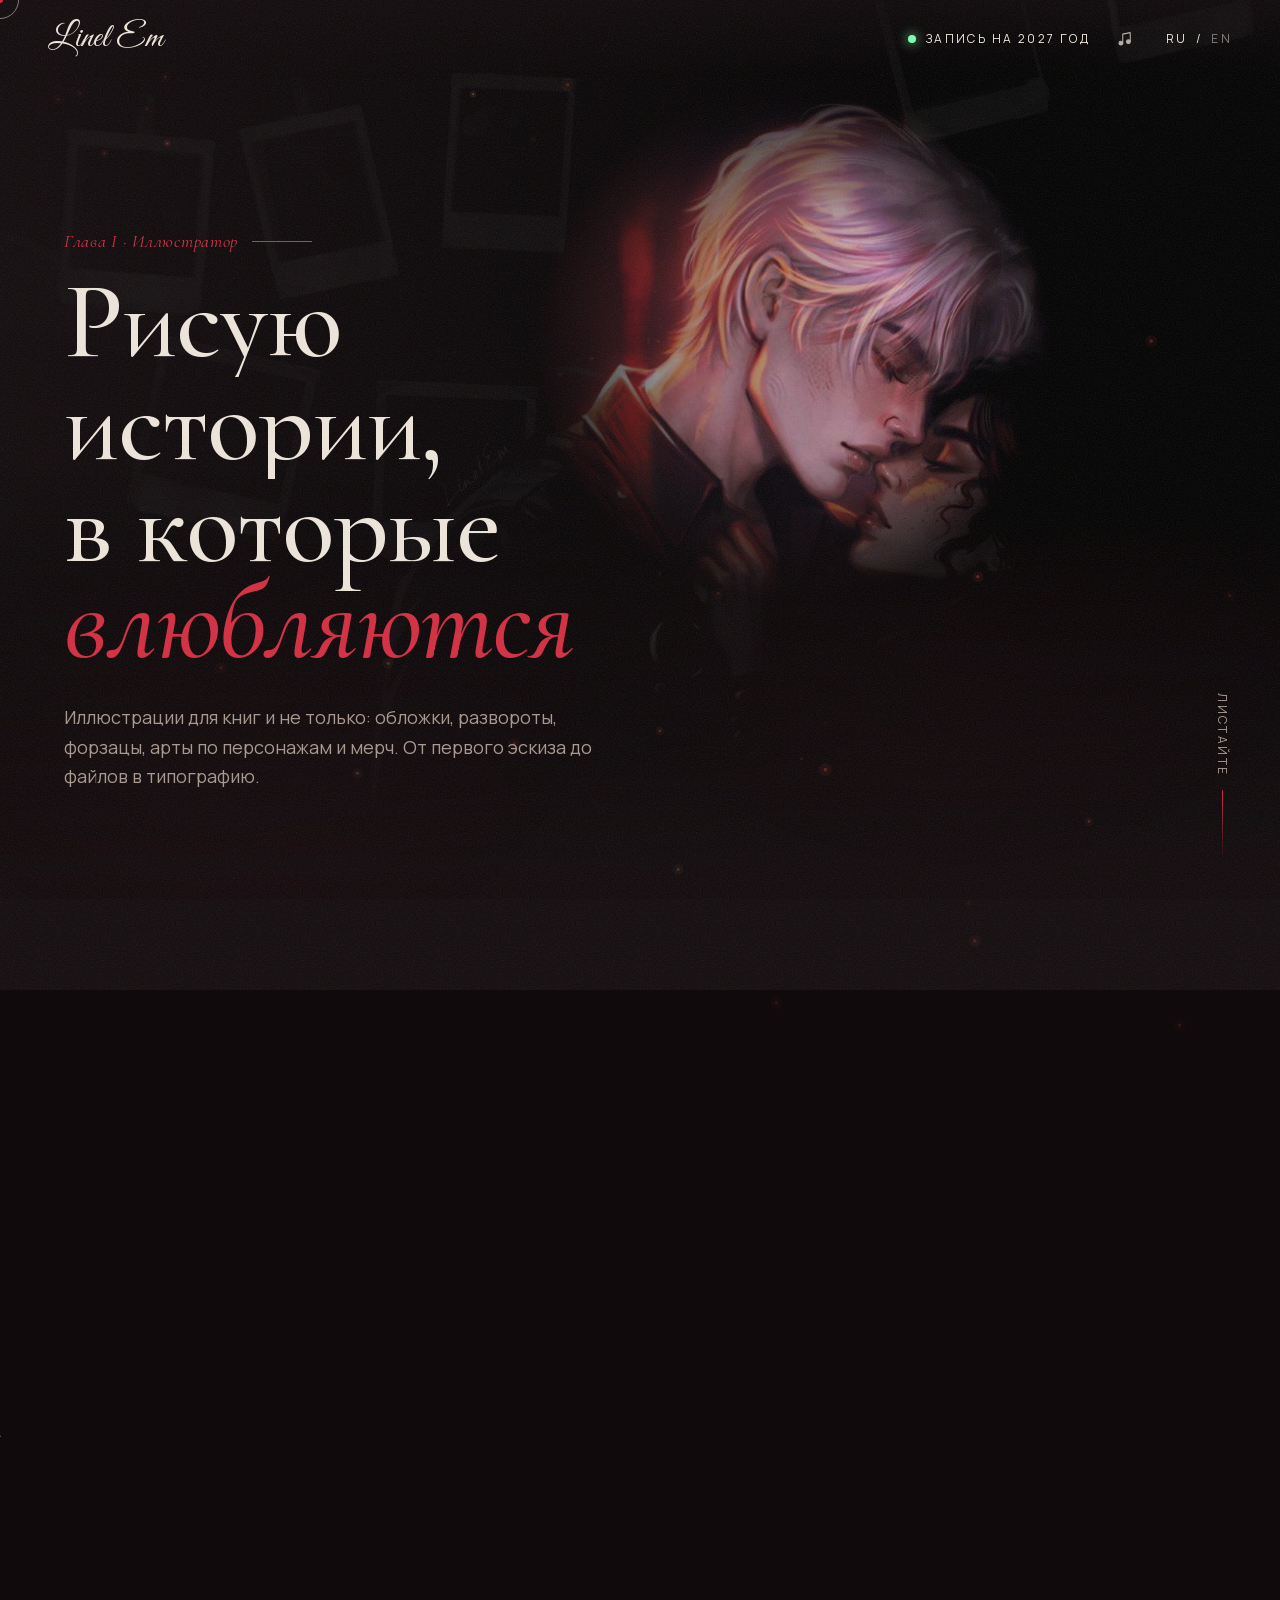
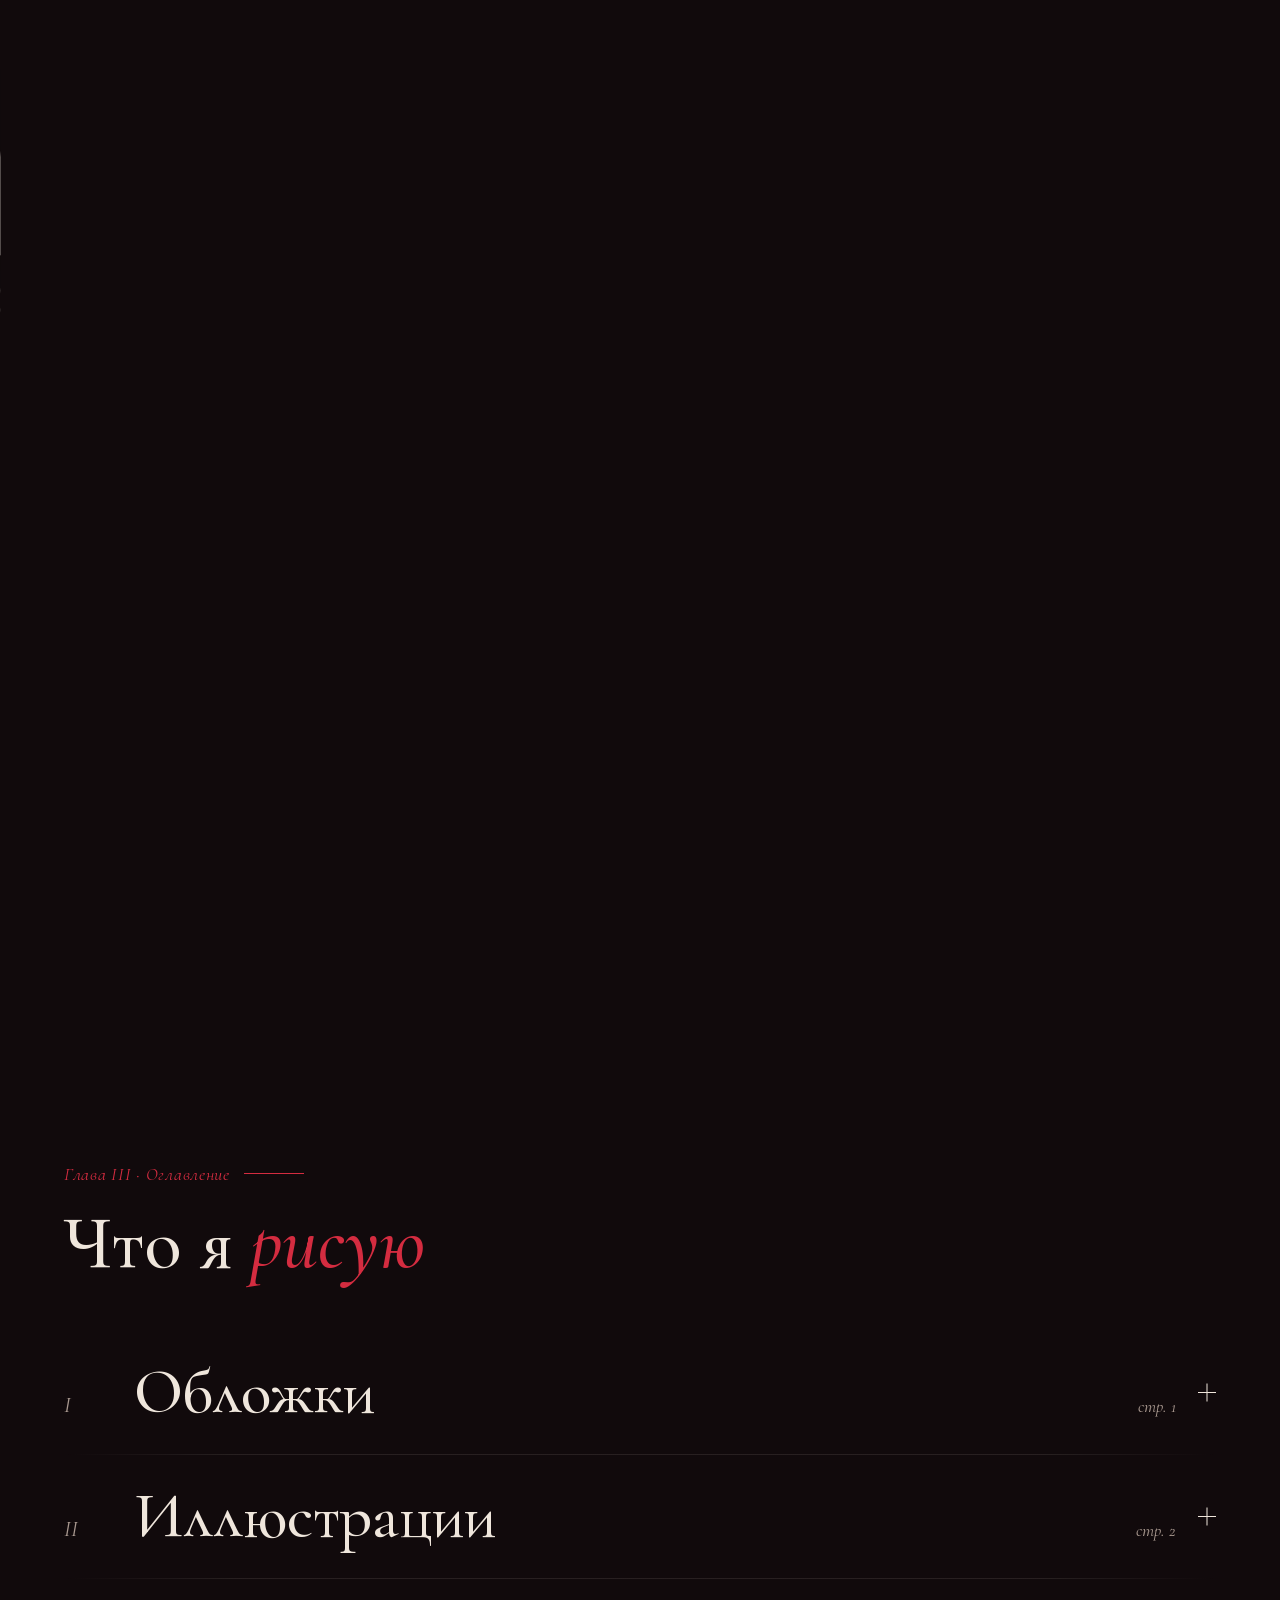
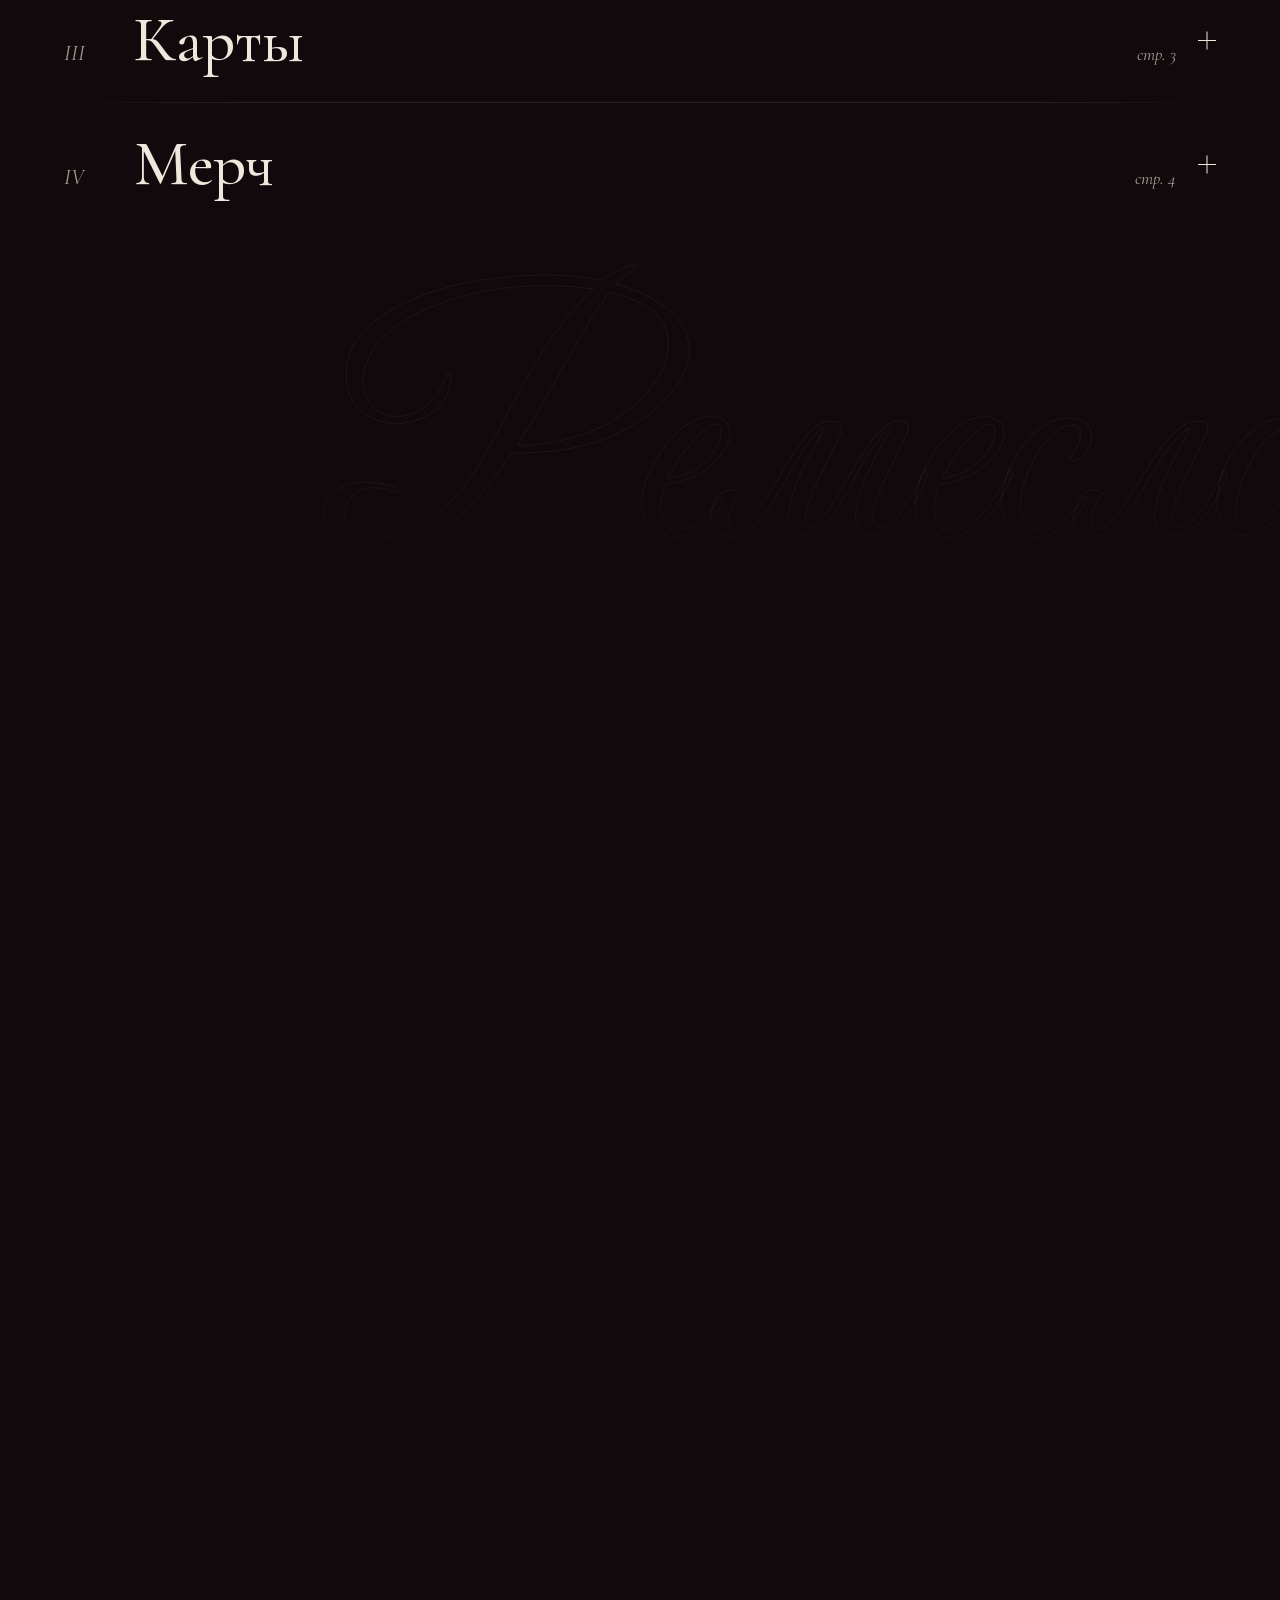
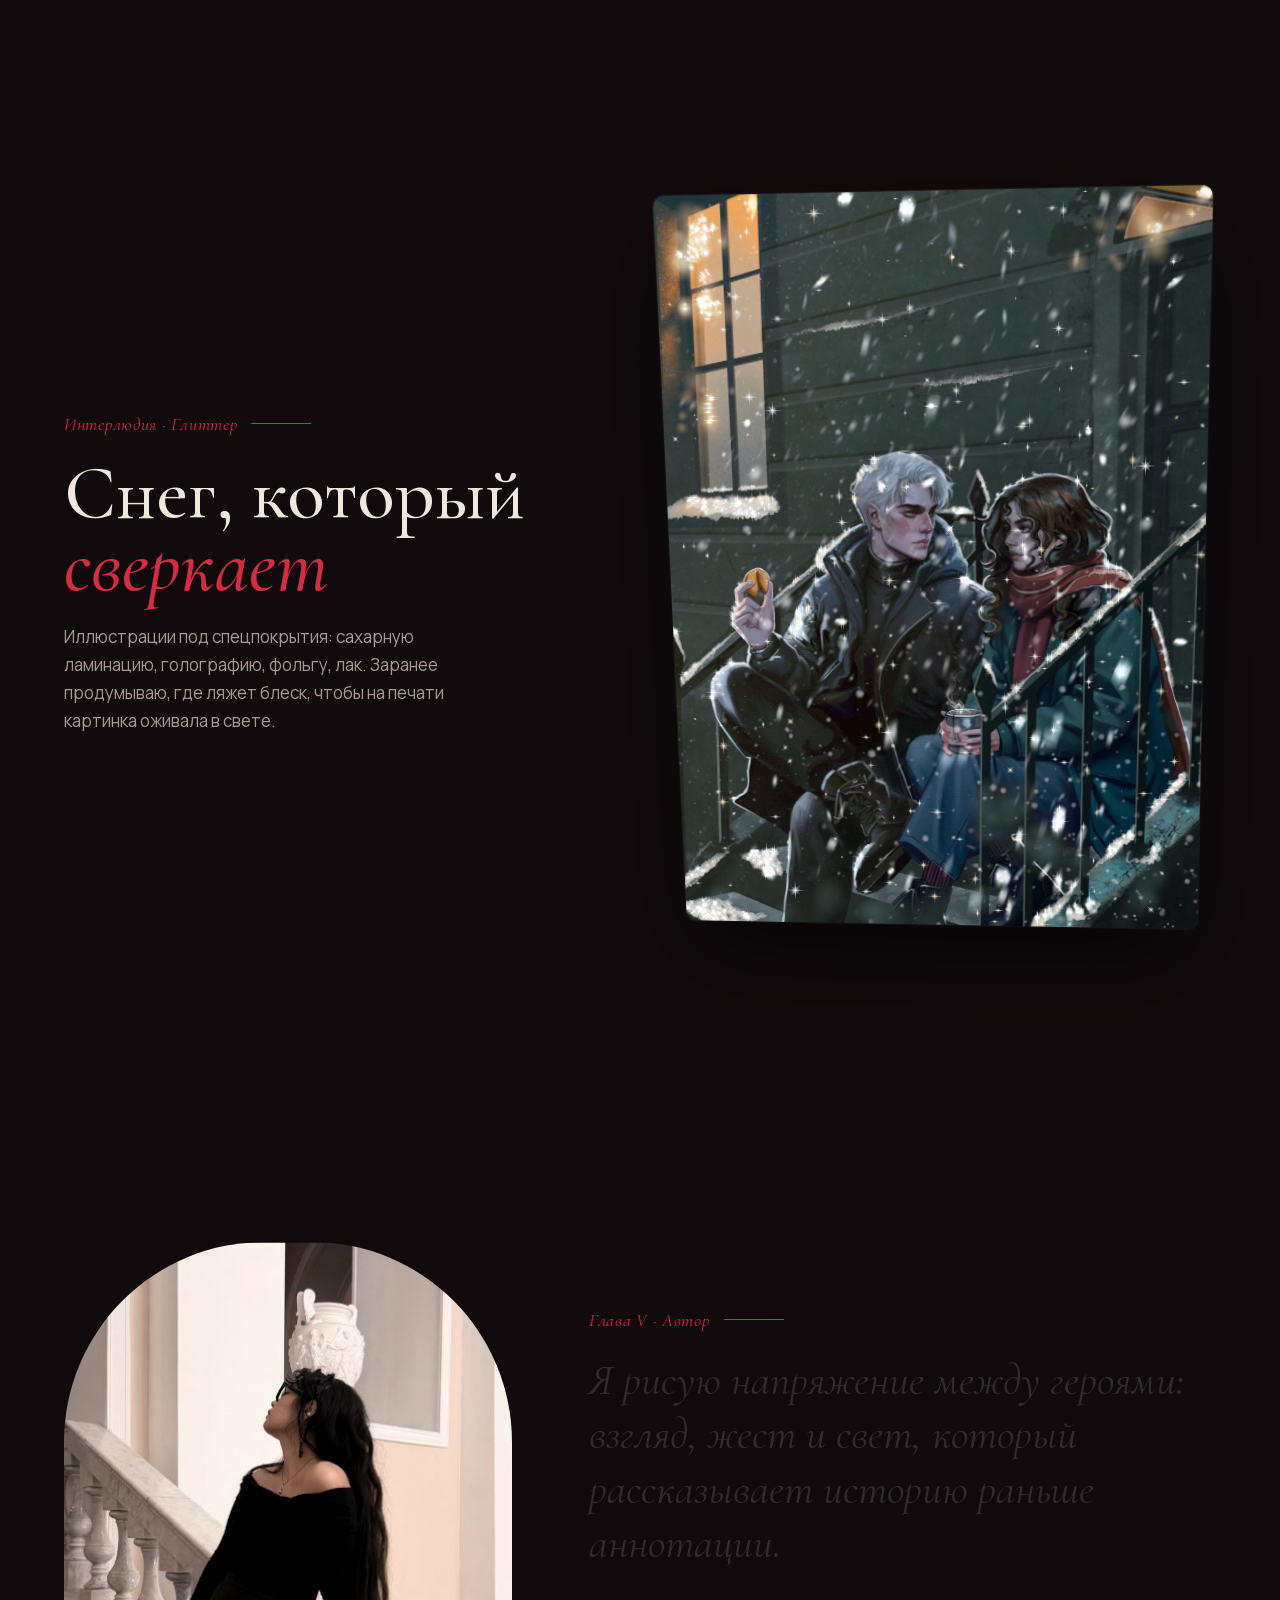
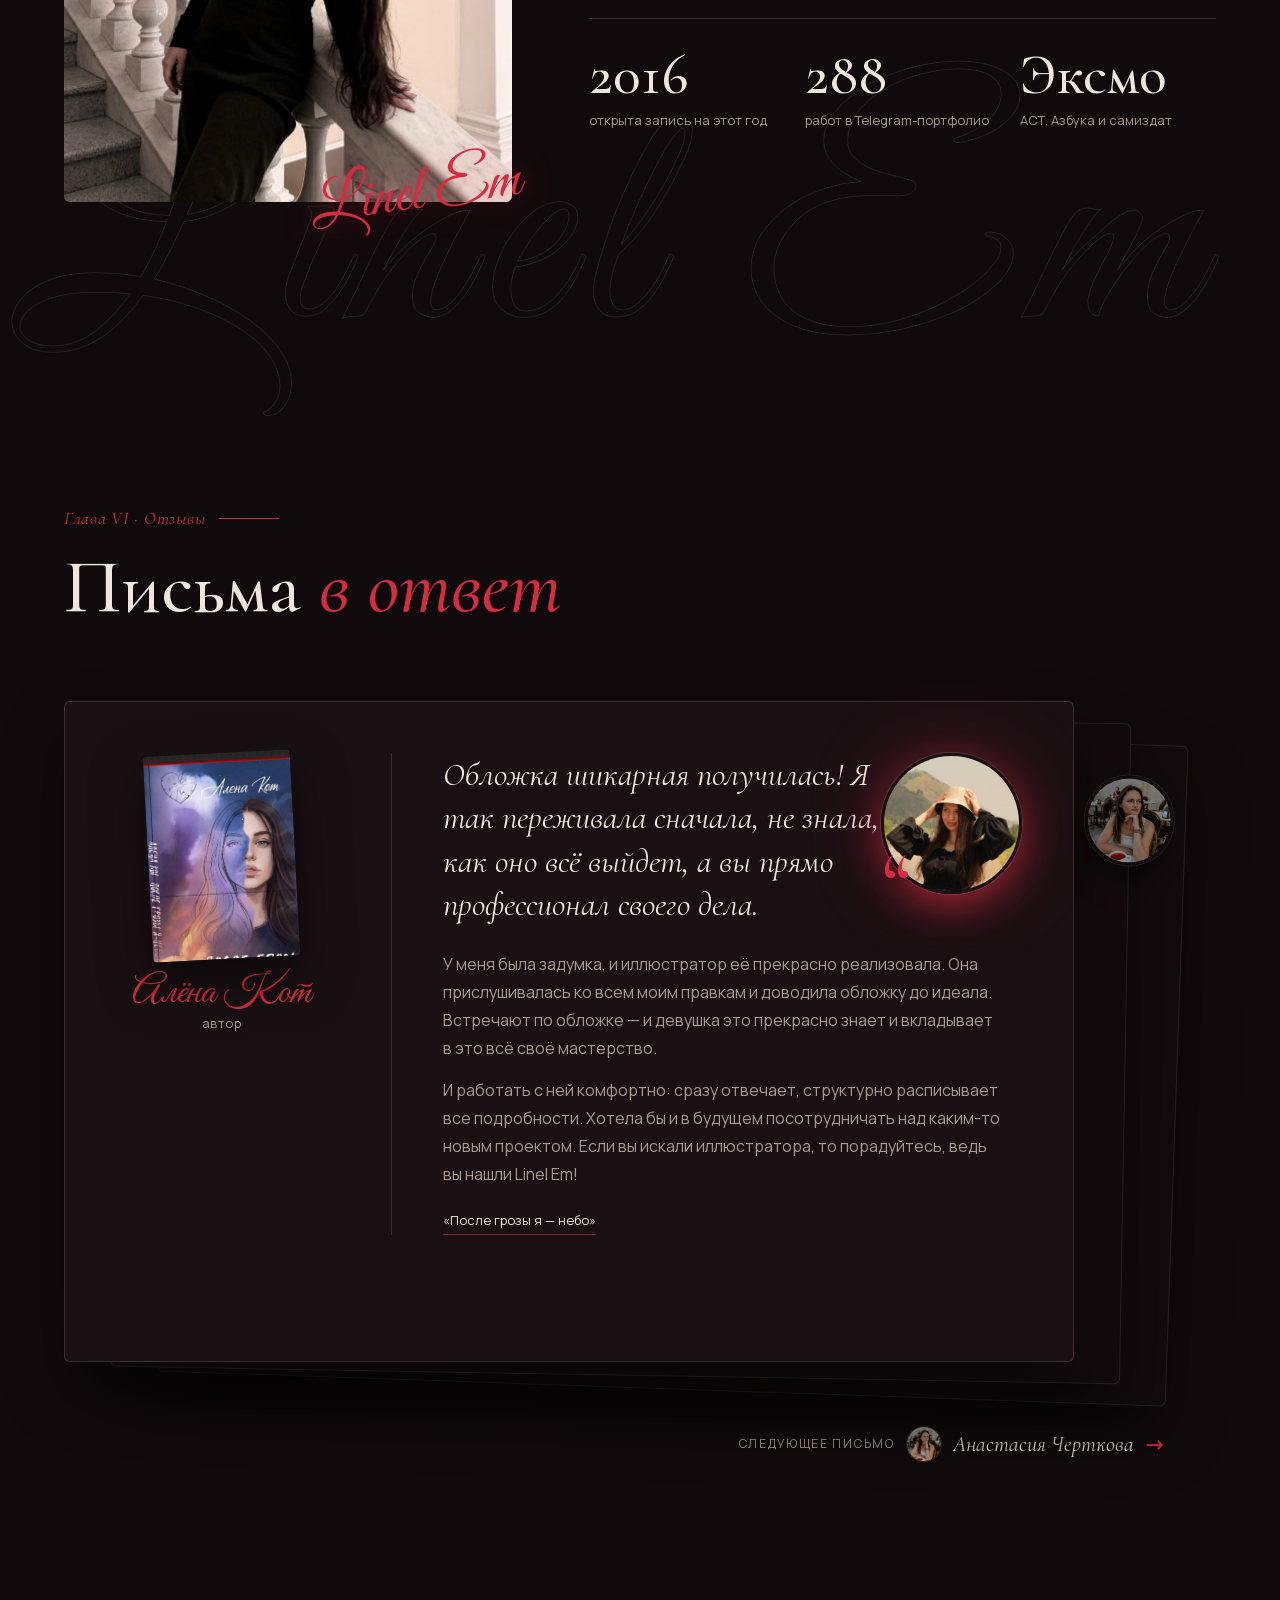
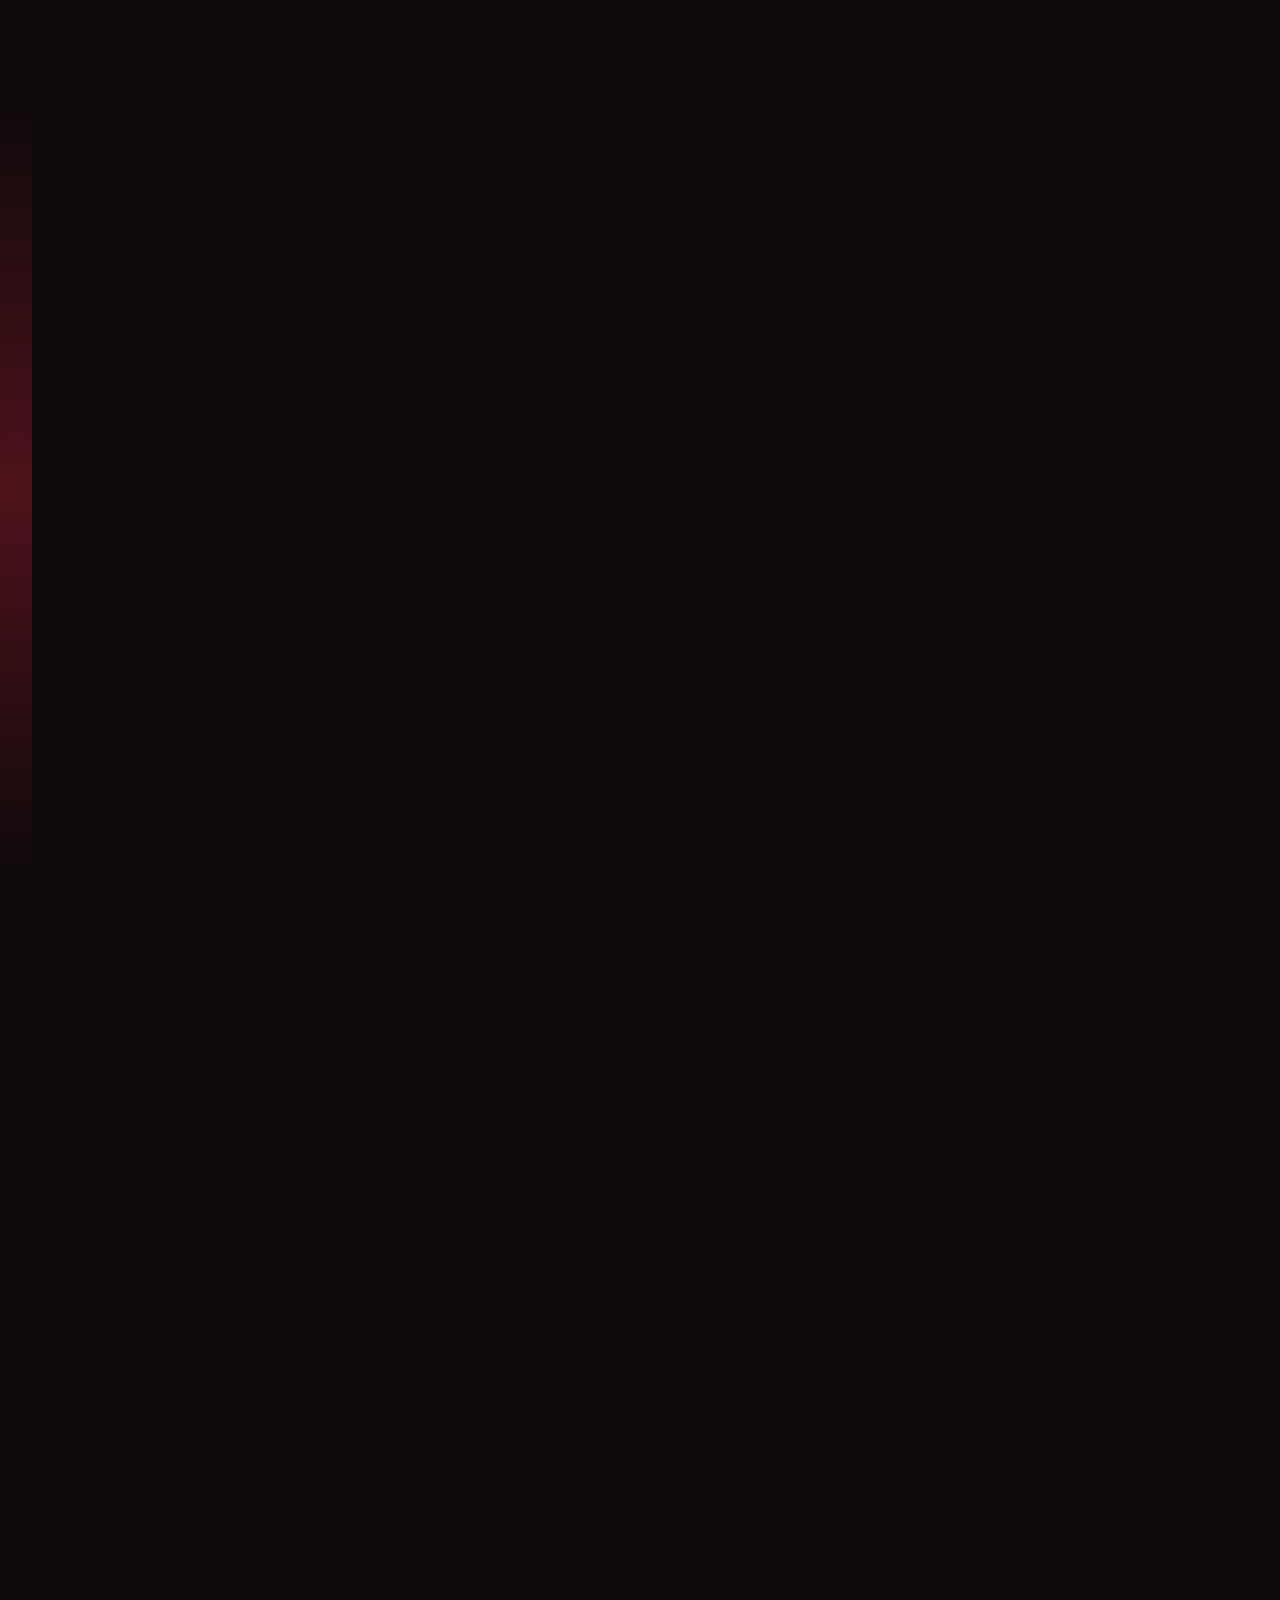
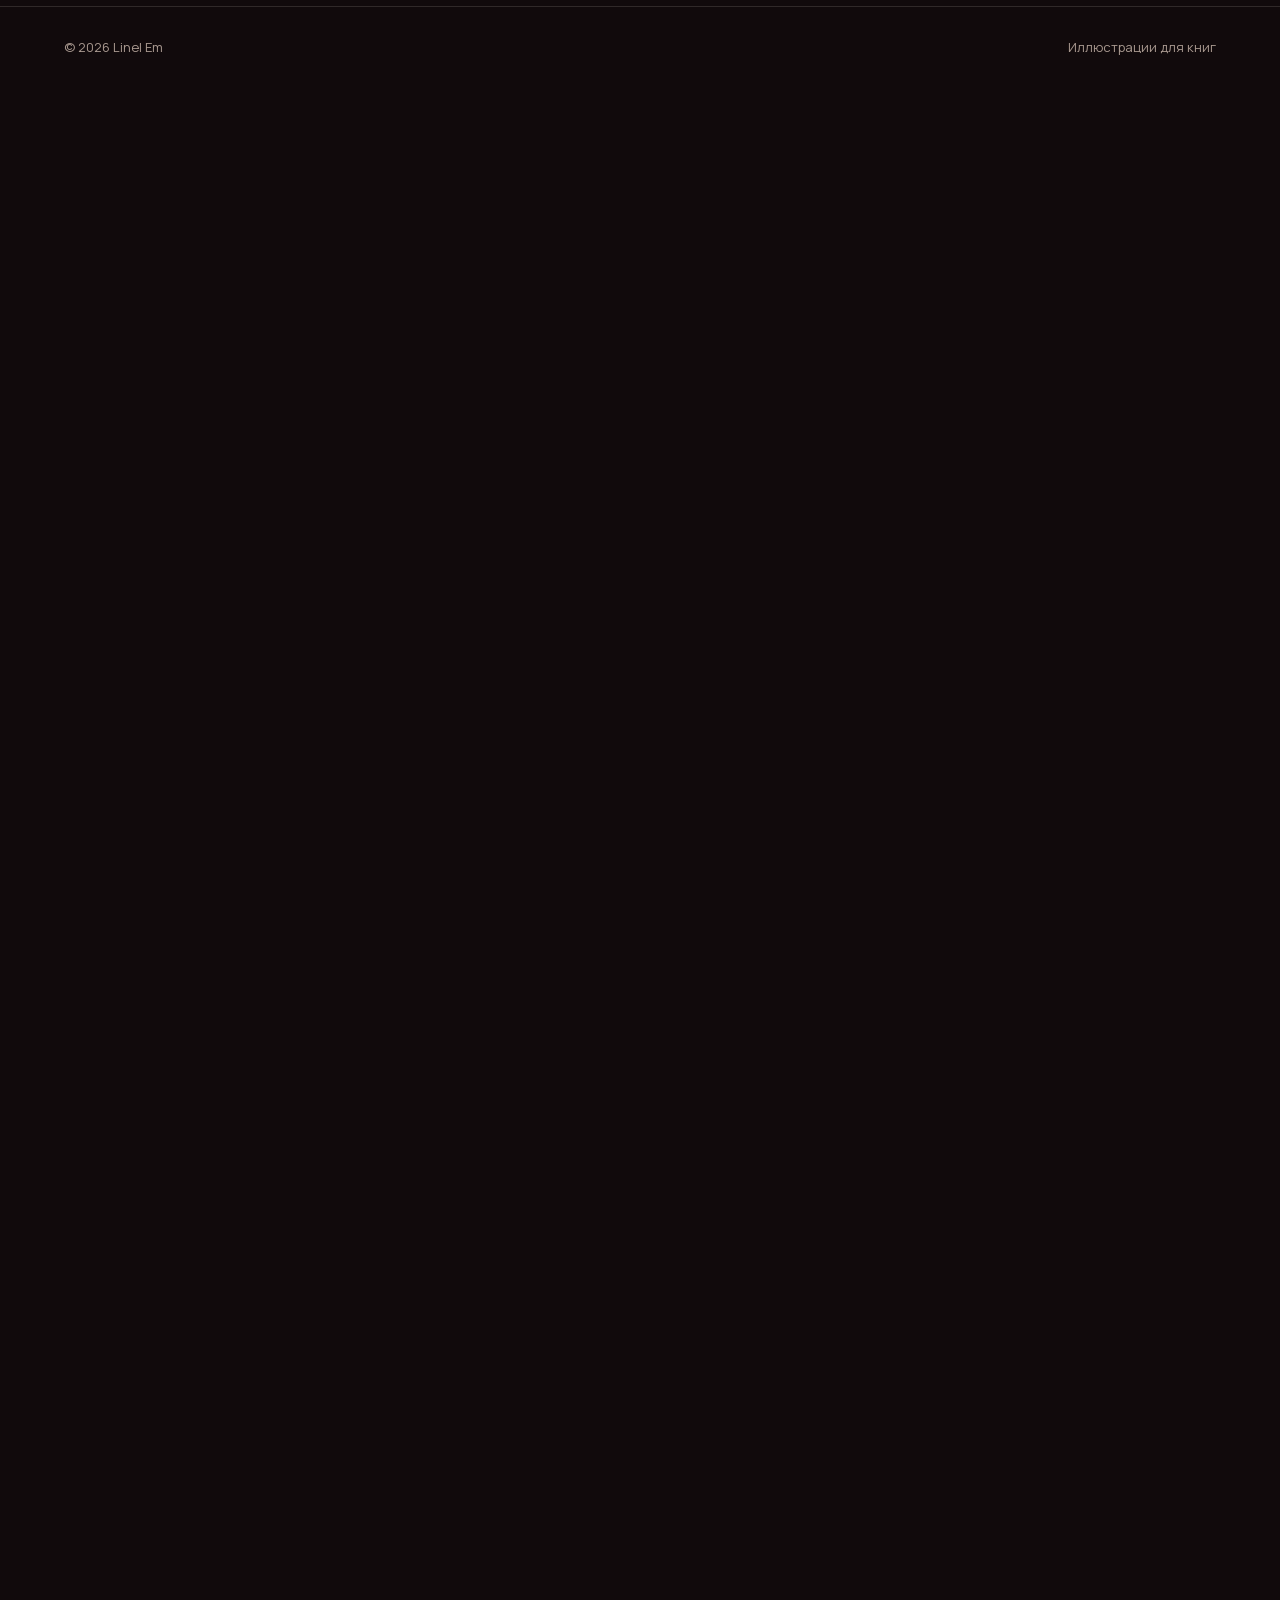
<file: index.html>
<!doctype html>
<html lang="ru">
<head>
<meta charset="utf-8">
<meta name="viewport" content="width=device-width, initial-scale=1">
<title>Linel Em — иллюстрации для книг</title>
<meta name="description" content="Обложки, книжные иллюстрации, игральные карты и мерч для особых изданий. Работаю с издательствами и авторами.">
<meta property="og:type" content="website">
<meta property="og:site_name" content="linelem.ru">
<meta property="og:title" content="Linel Em — иллюстрации для книг">
<meta property="og:description" content="Обложки, книжные иллюстрации, игральные карты и мерч для особых изданий. Работаю с издательствами и авторами.">
<meta property="og:image" content="https://linelem.ru/og.jpg">
<meta property="og:image:width" content="1200">
<meta property="og:image:height" content="630">
<meta property="og:image:alt" content="Linel Em — иллюстрации для книг">
<meta property="og:locale" content="ru_RU">
<meta name="twitter:card" content="summary_large_image">
<link rel="canonical" href="https://linelem.ru/">
<link rel="alternate" hreflang="ru" href="https://linelem.ru/">
<link rel="alternate" hreflang="en" href="https://linelem.com/">
<link rel="alternate" hreflang="x-default" href="https://linelem.com/">
<link rel="icon" href="icons/favicon.ico" sizes="any">
<link rel="icon" type="image/png" sizes="32x32" href="icons/favicon-32.png">
<link rel="apple-touch-icon" href="icons/apple-touch-icon.png">
<link rel="manifest" href="site.webmanifest">
<meta name="theme-color" content="#110a0c">
<meta property="og:url" content="https://linelem.ru/">
<link rel="preload" href="img/polaroid.jpg" as="image">
<link rel="preload" href="fonts/GreatVibes-normal-400-latin.woff2" as="font" type="font/woff2" crossorigin>
<link rel="stylesheet" href="fonts/fonts.css">
<style>
  :root {
    --bg: #110a0c;
    --bg-2: #1c1013;
    --wine: #8e1b2a;
    --red: #d42c40;
    --cyan: #6fb6c6;
    --paper: #efe6dc;
    --paper-2: #e4d6c6;
    --ink: #2a1a1c;
    --muted: #a8988f;
    --line: rgba(239, 230, 220, .14);
    --serif: "Cormorant Garamond", Georgia, serif;
    --sans: "Manrope", system-ui, sans-serif;
    --script: "Great Vibes", cursive;
    --ease: cubic-bezier(.2, .7, .2, 1);
  }
  * { box-sizing: border-box; margin: 0; padding: 0; }
  html { background: var(--bg); }
  body {
    background: transparent; color: var(--paper);
    font: 400 17px/1.65 var(--sans);
    -webkit-font-smoothing: antialiased; overflow-x: hidden;
  }
  body.loading { overflow: hidden; }
  img { display: block; max-width: 100%; }
  a { color: inherit; text-decoration: none; }
  ::selection { background: var(--red); color: var(--paper); }

  /* film grain, animated */
  .grain {
    position: fixed; inset: -10%; z-index: 90; pointer-events: none; opacity: .11;
    background-image: url("data:image/svg+xml,%3Csvg xmlns='http://www.w3.org/2000/svg' width='200' height='200'%3E%3Cfilter id='n'%3E%3CfeTurbulence type='fractalNoise' baseFrequency='.85' numOctaves='3' stitchTiles='stitch'/%3E%3C/filter%3E%3Crect width='100%25' height='100%25' filter='url(%23n)'/%3E%3C/svg%3E");
    animation: grain 1s steps(6) infinite;
  }
  /* on phones the jittering grain reads as fast-moving noise over the wine light: keep it still and quieter */
  @media (max-width: 900px), (hover: none) { .grain { animation: none; opacity: .05; inset: 0; } }
  @keyframes grain {
    0%,100% { transform: translate(0,0) } 20% { transform: translate(-3%,2%) }
    40% { transform: translate(2%,-3%) } 60% { transform: translate(-2%,-1%) } 80% { transform: translate(3%,3%) }
  }

  /* cursor */
  .cursor, .cursor-ring { position: fixed; top: 0; left: 0; z-index: 100; pointer-events: none; border-radius: 50%; transform: translate(-50%, -50%); }
  .cursor { width: 6px; height: 6px; background: var(--red); }
  .cursor-ring {
    width: 38px; height: 38px; border: 1px solid rgba(239,230,220,.5);
    display: grid; place-items: center;
    font: 600 10px/1 var(--sans); letter-spacing: .12em; text-transform: uppercase; color: var(--bg);
    transition: width .4s var(--ease), height .4s var(--ease), background .4s, border-color .4s;
  }
  .cursor-ring span { opacity: 0; transition: opacity .3s; }
  .cursor-ring.big { width: 96px; height: 96px; background: var(--paper); border-color: var(--paper); }
  .cursor-ring.big span { opacity: 1; }
  @media (hover: none) { .cursor, .cursor-ring { display: none; } }

  /* preloader */
  .loader {
    position: fixed; inset: 0; z-index: 95; background: var(--wine);
    display: grid; place-items: center;
  }
  .loader svg { width: min(420px, 70vw); overflow: visible; }
  .loader text { font: 400 120px var(--script); fill: transparent; stroke: var(--paper); stroke-width: 1.2; stroke-dasharray: 900; stroke-dashoffset: 900; }

  /* nav */
  nav {
    position: fixed; top: 0; inset-inline: 0; z-index: 60;
    display: flex; justify-content: space-between; align-items: center;
    padding: 22px clamp(16px, 4vw, 48px); background: linear-gradient(rgba(17,10,12,.7), rgba(17,10,12,0));
  }
  .sound { all: unset; cursor: pointer; display: flex; align-items: center; gap: 6px; padding: 4px; color: var(--paper); opacity: .75; transition: opacity .3s, color .3s; }
  .sound:hover { opacity: 1; }
  .sound .note { width: 18px; height: 18px; fill: none; stroke: currentColor; stroke-width: 1.4; stroke-linecap: round; stroke-linejoin: round; }
  .sound .note circle { fill: currentColor; }
  .sound .bars { display: flex; align-items: flex-end; gap: 2px; height: 12px; width: 0; overflow: hidden; transition: width .4s var(--ease); }
  .sound .bars i { width: 2px; height: 3px; background: currentColor; border-radius: 1px; animation: eq 1.2s ease-in-out infinite; }
  .sound .bars i:nth-child(2) { animation-delay: -.4s; } .sound .bars i:nth-child(3) { animation-delay: -.8s; }
  .sound.on { opacity: 1; color: var(--red); }
  .sound.on .bars { width: 10px; }
  .sound:focus-visible { outline: 1px solid var(--red); outline-offset: 3px; }
  @keyframes eq { 0%,100% { height: 3px } 50% { height: 12px } }
  .nav-right { display: flex; align-items: center; gap: 22px; }
  .lang { font-size: 12px; letter-spacing: .2em; text-transform: uppercase; display: flex; gap: 8px; }
  .lang span { opacity: 1; } .lang a { opacity: .5; transition: opacity .3s; } .lang a:hover { opacity: 1; }
  .logo { font: 400 34px/1 var(--script); }
  .status { color: inherit; text-decoration: none; transition: opacity .3s; } .status:hover { opacity: .7; }
  .status { font-size: 12px; letter-spacing: .2em; text-transform: uppercase; display: flex; align-items: center; gap: 10px; }
  .status i { width: 8px; height: 8px; border-radius: 50%; background: #7dffb0; box-shadow: 0 0 12px #7dffb0; animation: pulse 2s infinite; }
  @keyframes pulse { 50% { opacity: .3 } }

  /* chapter labels */
  .chapter {
    font: italic 400 18px/1 var(--serif); color: var(--red); letter-spacing: .04em;
    display: flex; align-items: center; gap: 14px; margin-bottom: 24px;
  }
  .chapter::after { content: ""; width: 60px; height: 1px; background: currentColor; }

  /* ===== HERO ===== */
  .hero { position: relative; height: 100svh; min-height: 640px; overflow: hidden; }
  .hero-art { position: absolute; inset: 0; }
  .hero-art img { position: absolute; inset: 0; width: 100%; height: 100%; object-fit: cover; object-position: 70% 25%; }
  .hero-art .dim { filter: grayscale(1) brightness(.22) contrast(1.2); }
  .hero-art { will-change: transform; }
  .hero-art .lit {
    --x: 70%; --y: 40%; --r: 0px;
    -webkit-mask: radial-gradient(circle var(--r) at var(--x) var(--y), #000 0%, #000 45%, transparent 100%);
            mask: radial-gradient(circle var(--r) at var(--x) var(--y), #000 0%, #000 45%, transparent 100%);
  }
  .hero::after { content: ""; position: absolute; inset: 0; background: linear-gradient(90deg, rgba(17,10,12,.92) 0%, rgba(17,10,12,.35) 55%, transparent 80%), linear-gradient(transparent 50%, rgba(17,10,12,.55)); pointer-events: none; -webkit-mask: linear-gradient(#000 50%, transparent); mask: linear-gradient(#000 50%, transparent); }
  .hero-art { -webkit-mask: linear-gradient(#000 55%, transparent); mask: linear-gradient(#000 55%, transparent); }
  .hero-content { position: absolute; z-index: 2; left: clamp(16px, 5vw, 80px); bottom: clamp(60px, 12vh, 130px); max-width: 760px; }
  .hero h1 { font: 500 clamp(52px, 8.5vw, 140px)/.88 var(--serif); letter-spacing: -.01em; }
  .hero h1 .line { display: block; overflow: hidden; padding-bottom: .06em; }
  .hero h1 .ch { display: inline-block; }
  .hero h1 em { color: var(--red); font-style: italic; }
  .hero p { margin: 26px 0 0; max-width: 30em; color: var(--muted); font-size: 18px; }
  .hint { position: absolute; z-index: 2; right: clamp(16px, 4vw, 48px); bottom: 40px; font-size: 12px; letter-spacing: .2em; text-transform: uppercase; color: var(--muted); writing-mode: vertical-rl; display: flex; align-items: center; gap: 14px; }
  .hint::after { content: ""; width: 1px; height: 70px; background: linear-gradient(var(--red), transparent); animation: drip 2s var(--ease) infinite; }
  @keyframes drip { 0% { transform: scaleY(0); transform-origin: top } 50% { transform: scaleY(1); transform-origin: top } 51% { transform-origin: bottom } 100% { transform: scaleY(0); transform-origin: bottom } }

  /* ===== RED THREAD ===== */
  .thread { position: absolute; left: 0; top: 0; width: 100%; height: 100%; pointer-events: none; z-index: 1; overflow: visible; }
  .thread path { fill: none; stroke: var(--red); stroke-width: 1.5; filter: drop-shadow(0 0 6px rgba(212,44,64,.7)); }

  /* ===== POLAROIDS (horizontal) ===== */
  .works { position: relative; }
  .works-pin { height: 100svh; overflow: hidden; display: flex; flex-direction: column; justify-content: center; }
  .works-head { padding: 0 clamp(16px, 5vw, 80px); display: flex; justify-content: space-between; align-items: end; gap: 30px; flex-wrap: wrap; }
  h2 { font: 500 clamp(44px, 6vw, 92px)/.95 var(--serif); }
  h2 em { font-style: italic; color: var(--red); }
  .works-head p { color: var(--muted); max-width: 22em; font-size: 15px; }
  .rope-wrap { position: relative; margin-top: 50px; }
  .rope { position: absolute; top: 0; left: 0; height: 100%; width: 100%; z-index: 0; overflow: visible; }
  .rope path { fill: none; stroke: rgba(239,230,220,.35); stroke-width: 1.2; }
  .track { position: relative; display: flex; gap: clamp(28px, 4vw, 60px); padding: 0 clamp(16px, 5vw, 80px); width: max-content; will-change: transform; }
  .polaroid {
    --rot: 0deg; position: relative; z-index: 1; flex: none; width: clamp(240px, 26vw, 360px);
    background: var(--paper); padding: 14px 14px 64px; color: var(--ink);
    box-shadow: 0 30px 60px rgba(0,0,0,.55); transform-origin: 50% -30px;
    transform: rotate(var(--rot)); cursor: pointer; margin-top: 36px;
  }
  .polaroid::before { /* clothespin */
    content: ""; position: absolute; top: -26px; left: 50%; width: 16px; height: 46px; translate: -50% 0;
    background: linear-gradient(90deg, #c9a27a, #e4c8a4 50%, #b88d63); border-radius: 3px; box-shadow: 0 4px 8px rgba(0,0,0,.4);
  }
  .polaroid:nth-child(odd) { margin-top: 66px; }
  .polaroid .ph { aspect-ratio: 4/5; overflow: hidden; background: #000; }
  .polaroid img { width: 100%; height: 100%; object-fit: cover; filter: sepia(.15) saturate(.95); transition: transform 1s var(--ease), filter .6s; }
  .polaroid:hover img { transform: scale(1.06); filter: none; }
  .polaroid figcaption { position: absolute; left: 18px; right: 18px; bottom: 12px; }
  .polaroid b { display: block; font: 400 26px/1.05 var(--script); color: var(--wine); }
  .polaroid small { font-size: 11px; letter-spacing: .12em; text-transform: uppercase; color: #6b5a55; }
  .tag { position: absolute; top: 24px; right: 24px; background: var(--red); color: var(--paper); font: 600 10px/1 var(--sans); letter-spacing: .14em; text-transform: uppercase; padding: 7px 10px; }
  .polaroid.end { background: transparent; box-shadow: none; display: grid; place-items: center; padding: 0; color: var(--paper); min-height: 380px; }
  .polaroid.end::before { display: none; }
  .polaroid.end a { font: italic 500 34px/1.1 var(--serif); text-align: center; }
  .polaroid.end a span { display: block; font: 600 12px var(--sans); letter-spacing: .2em; text-transform: uppercase; color: var(--red); margin-top: 14px; }

  /* ===== MARQUEE ===== */

  /* ===== SERVICES list with floating preview ===== */
  section { position: relative; padding: clamp(80px, 12vw, 160px) clamp(16px, 5vw, 80px); isolation: isolate; overflow-x: clip; }
  html, body { overflow-x: clip; }

  /* quiet background decor */
  .deco { position: absolute; inset: 0; z-index: -1; pointer-events: none; }
  .deco-word {
    position: absolute; white-space: nowrap; line-height: .8;
    font: 400 clamp(180px, 30vw, 460px)/.8 var(--script); color: transparent;
    -webkit-text-stroke: 1px rgba(239, 230, 220, .1);
  }
  .ambient { position: fixed; inset: 0; z-index: -1; pointer-events: none; overflow: hidden; }
  .ambient i { position: absolute; border-radius: 50%; will-change: transform; }
  .ambient .a1 { width: 70vmax; height: 70vmax; background: radial-gradient(closest-side, var(--wine), transparent); opacity: .2; right: -16vmax; top: -14vmax; }
  .ambient .a2 { width: 58vmax; height: 58vmax; background: radial-gradient(closest-side, #6a1220, transparent); opacity: .16; left: -16vmax; bottom: -14vmax; }
  .ambient .a3 { width: 72vmax; height: 72vmax; background: radial-gradient(closest-side, var(--cyan), transparent); opacity: 0; right: -14vmax; top: 30vh; }
  /* sits in the empty space to the right of the heading and fades out before the list */
  .deco-craft { -webkit-text-stroke-color: rgba(239, 230, 220, .055); right: -6%; bottom: -.62em; font-size: clamp(170px, 26vw, 400px); padding: .35em .15em .1em;
    -webkit-mask: linear-gradient(#000 55%, transparent 92%); mask: linear-gradient(#000 62%, transparent 94%); }
  .deco-sig { left: 1%; bottom: -6%; letter-spacing: .06em; font-size: clamp(90px, 25vw, 460px); }
  @media (max-width: 900px) { .deco-sig { font-size: 40vw; line-height: .9; white-space: normal; bottom: -10%; } .deco-sig span { display: block; } .deco-sig span + span { padding-left: 1.1em; } }
  @media (max-width: 900px) { .deco-craft { font-size: 150px; right: -12%; bottom: -.7em; } }
  .sketch { position: absolute; opacity: .12; }
  .sketch path { fill: none; stroke: var(--paper); stroke-width: 1; stroke-linecap: round; }
  .sparks { position: fixed; inset: 0; z-index: 2; pointer-events: none; }
  .toc { list-style: none; margin-top: 50px; }
  .toc-item { position: relative; }
  .toc-item + .toc-item::before { content: ""; position: absolute; left: 0; right: 0; top: 0; height: 1px; background: linear-gradient(90deg, transparent, rgba(239,230,220,.1) 15%, rgba(239,230,220,.1) 85%, transparent); }
  .toc-head {
    all: unset; box-sizing: border-box; width: 100%; cursor: pointer;
    display: flex; align-items: baseline; gap: clamp(12px, 2vw, 22px); padding: clamp(20px, 3vw, 30px) 0;
  }
  .toc-head:focus-visible { outline: 1px solid var(--red); outline-offset: 4px; }
  .toc-n { flex: none; width: 48px; font: italic 400 22px/1 var(--serif); color: var(--muted); transition: color .5s; }
  .toc-item.open .toc-n, .toc-head:hover .toc-n { color: var(--red); }
  .toc-t { font: 500 clamp(36px, 5vw, 68px)/1 var(--serif); transition: color .5s, letter-spacing .7s var(--ease); white-space: nowrap; }
  .toc-dots { flex: 1; min-width: 20px; border-bottom: 1px solid rgba(212,44,64,.5); transform: translateY(-.35em) scaleX(0); transform-origin: left; transition: transform .8s var(--ease), border-color .5s; }
  .toc-p { flex: none; font: italic 400 18px/1 var(--serif); color: var(--muted); }
  .toc-plus { flex: none; position: relative; width: 18px; height: 18px; align-self: center; }
  .toc-plus::before, .toc-plus::after { content: ""; position: absolute; left: 0; top: 50%; width: 100%; height: 1px; background: var(--paper); transition: transform .6s var(--ease); }
  .toc-plus::after { transform: rotate(90deg); }
  .toc-head:hover .toc-t { letter-spacing: .015em; }
  .toc-head:hover .toc-dots { transform: translateY(-.35em) scaleX(1); }
  .toc-item.open .toc-t { color: var(--red); font-style: italic; }
  .toc-item.open .toc-plus::after { transform: rotate(0deg); }
  .toc-item.open .toc-dots { border-color: rgba(212,44,64,.6); transform: translateY(-.35em) scaleX(1); }
  .toc-body { display: grid; grid-template-rows: 0fr; transition: grid-template-rows .9s var(--ease); }
  .toc-item.open .toc-body { grid-template-rows: 1fr; }
  .toc-inner { overflow: hidden; min-height: 0; }
  .toc-content { display: grid; grid-template-columns: minmax(0, 1fr) minmax(0, 1.7fr); gap: clamp(24px, 4vw, 60px); padding: 4px 0 40px 70px; align-items: end; }
  .toc-content p { color: var(--muted); font-size: 16px; max-width: 28em; opacity: 0; transform: translateY(16px); transition: opacity .7s .2s, transform .9s .2s var(--ease); }
  .toc-tags { list-style: none; display: flex; flex-wrap: wrap; gap: 8px; margin-top: 20px; opacity: 0; transition: opacity .7s .35s; }
  .toc-tags li { border: 1px solid var(--line); border-radius: 999px; padding: 6px 13px; font-size: 12px; letter-spacing: .06em; color: var(--muted); }
  .toc-item.open .toc-content p { opacity: 1; transform: none; }
  .toc-item.open .toc-tags { opacity: 1; }
  .toc-gallery { display: flex; gap: clamp(10px, 1.6vw, 18px); align-items: flex-end; }
  .toc-gallery figure { --r: 0deg; flex: 1; min-width: 0; cursor: pointer; }
  .toc-gallery img {
    width: 100%; aspect-ratio: 3/4; object-fit: cover; border-radius: 3px; box-shadow: 0 20px 50px rgba(0,0,0,.5);
    opacity: 0; filter: blur(12px) grayscale(1) brightness(.5) sepia(.6); transform: translateY(40px) rotate(var(--r));
    transition: opacity .8s, filter 1.6s var(--ease), transform 1.1s var(--ease);
  }
  .toc-gallery figure:nth-child(2) img { transition-delay: .12s; }
  .toc-gallery figure:nth-child(3) img { transition-delay: .24s; }
  .toc-item.open .toc-gallery img { opacity: 1; filter: none; transform: rotate(var(--r)); }
  .toc-item.open .toc-gallery figure:hover img { transform: translateY(-8px) rotate(0deg) scale(1.03); transition-delay: 0s; }
  .toc-gallery figcaption { font: italic 400 15px var(--serif); color: var(--muted); margin-top: 10px; opacity: 0; transition: opacity .6s .6s; }
  .toc-item.open .toc-gallery figcaption { opacity: 1; }
  .deck { position: relative; height: clamp(340px, 32vw, 440px); perspective: 1400px; }
  .pcard {
    --i: 0; position: absolute; left: 50%; bottom: clamp(60px, 6vw, 90px); width: clamp(130px, 13vw, 180px); aspect-ratio: 5/7;
    margin-left: calc(clamp(130px, 13vw, 180px) / -2); border-radius: 12px; padding: 7px;
    background: var(--paper); box-shadow: 0 24px 50px rgba(0,0,0,.55); cursor: pointer;
    transform-origin: 50% 120%; transform: rotate(0deg) translateY(30px); opacity: 0;
    transition: transform 1.1s var(--ease), opacity .6s, box-shadow .4s;
    transition-delay: calc(var(--i) * 70ms);
  }
  .pcard .face { position: relative; height: 100%; border-radius: 7px; overflow: hidden; outline: 1px solid rgba(142,27,42,.7); outline-offset: -5px; }
  .pcard img { width: 100%; height: 100%; object-fit: cover; }
  .pcard .pip { position: absolute; z-index: 1; font: 500 18px/1 var(--serif); color: var(--paper); text-shadow: 0 1px 6px rgba(0,0,0,.7); text-align: center; }
  .pcard .pip small { display: block; font-size: 13px; color: var(--red); }
  .pcard .pip.tl { top: 10px; left: 10px; } .pcard .pip.br { bottom: 10px; right: 10px; transform: rotate(180deg); }
  .pcard.back .face {
    background:
      radial-gradient(circle at 50% 50%, transparent 30%, rgba(0,0,0,.35) 100%),
      repeating-linear-gradient(45deg, rgba(239,230,220,.13) 0 1px, transparent 1px 14px),
      repeating-linear-gradient(-45deg, rgba(239,230,220,.13) 0 1px, transparent 1px 14px),
      var(--wine);
    display: grid; place-items: center;
  }
  .pcard.back .mono { width: 58%; aspect-ratio: 1; border-radius: 50%; border: 1px solid rgba(239,230,220,.55); display: grid; place-items: center; font: 400 34px/1 var(--script); color: var(--paper); box-shadow: 0 0 0 6px rgba(142,27,42,.9), 0 0 0 7px rgba(239,230,220,.35); }
  .toc-item.open .pcard { opacity: 1; transform: rotate(calc((var(--i) - 2) * 13deg)) translateX(calc((var(--i) - 2) * 50px)); }
  .toc-item.open .pcard:hover { transform: rotate(calc((var(--i) - 2) * 13deg)) translateX(calc((var(--i) - 2) * 50px)) translateY(-34px); box-shadow: 0 40px 70px rgba(0,0,0,.6); transition-delay: 0s; z-index: 5; }

  /* ===== PROCESS: stacked pages ===== */
  .proc-h { margin-bottom: 14px; }
  .proc-note { color: var(--muted); font-size: 14px; margin-bottom: 28px; }
  .process { display: grid; grid-template-columns: 1.15fr 1fr; gap: clamp(30px, 6vw, 100px); min-height: 100svh; align-items: center; }
  .pages { position: relative; aspect-ratio: 3/2; width: min(640px, 100%); justify-self: center; perspective: 1600px; }
  .page {
    position: absolute; inset: 0; border-radius: 3px 10px 10px 3px; overflow: hidden;
    transform-origin: left center; box-shadow: 0 30px 70px rgba(0,0,0,.55); backface-visibility: hidden;
    background: var(--paper-2);
  }
  .page img { width: 100%; height: 100%; object-fit: cover; }
  .page .lbl { position: absolute; left: 0; right: 0; bottom: 0; padding: 70px 22px 18px; background: linear-gradient(transparent, rgba(17,10,12,.75) 45%, rgba(17,10,12,.96)); font: italic 400 27px/1.1 var(--serif); color: #fff; text-shadow: 0 1px 2px rgba(0,0,0,.8), 0 0 18px rgba(0,0,0,.6); }
  .steps { list-style: none; }
  .steps li { padding: 16px 0; border-top: 1px solid var(--line); opacity: .28; transition: opacity .5s; display: grid; grid-template-columns: 56px 1fr; }
  .steps li.on { opacity: 1; }
  .steps li { cursor: pointer; }
  .steps li:hover { opacity: .7; }
  .steps li.on:hover { opacity: 1; }
  .steps li::before { content: attr(data-n); font: italic 400 28px/1 var(--serif); color: var(--red); }
  .steps b { display: block; font: 500 25px/1.15 var(--serif); }
  .steps span { color: var(--muted); font-size: 15px; }


  /* ===== GLITTER INTERLUDE ===== */
  .glitter { min-height: 100svh; display: grid; grid-template-columns: 1fr 1.1fr; gap: clamp(30px, 6vw, 100px); align-items: center; }
  .gl-text p { color: var(--muted); max-width: 26em; margin-top: 20px; }
  .gl-stage { perspective: 1400px; justify-self: center; width: min(520px, 100%, calc(80svh * .72)); }
  .gl-card { position: relative; aspect-ratio: 1008/1400; border-radius: 10px; overflow: hidden; will-change: transform;
    box-shadow: 0 40px 100px rgba(0,0,0,.6), 0 0 0 1px rgba(239,230,220,.08); }
  .gl-card img { position: absolute; inset: 0; width: 100%; height: 100%; object-fit: cover; }
  .gl-card canvas { position: absolute; inset: 0; width: 100%; height: 100%; pointer-events: none; }
  .gl-sheen { position: absolute; inset: -20%; pointer-events: none; mix-blend-mode: color-dodge; opacity: var(--sheen, .25);
    background: linear-gradient(115deg, transparent 30%, rgba(255,160,200,.55) 42%, rgba(160,220,255,.6) 50%, rgba(255,240,180,.5) 58%, transparent 70%);
    background-size: 250% 250%; background-position: var(--sx, 0%) var(--sy, 50%); }
  .gl-glare { position: absolute; inset: 0; pointer-events: none; mix-blend-mode: soft-light;
    background: radial-gradient(circle at var(--gx, 50%) var(--gy, 30%), rgba(255,255,255,.55), transparent 45%); opacity: var(--glare, .4); }
  /* phones: blend modes over a canvas that redraws every frame force a full recomposite on iOS */
  .gl-card.lite { animation: gl-sway 6s ease-in-out infinite; }
  .gl-spk { position: absolute; translate: -50% -50%; background-size: contain; pointer-events: none; opacity: 0; animation: gl-twinkle 3s ease-in-out infinite; will-change: opacity, transform; }
  @keyframes gl-sway { 0%, 100% { transform: rotateY(-13deg) rotateX(4deg) scale(1.02); } 50% { transform: rotateY(13deg) rotateX(-5deg) scale(1.04); } }
  @keyframes gl-twinkle { 0%, 40%, 100% { opacity: 0; transform: scale(.3); } 70% { opacity: 1; transform: scale(1); } }
  @media (max-width: 900px) {
    .glitter { grid-template-columns: 1fr; align-content: center; gap: 28px; }
    .gl-stage { width: 86%; }
  }

  /* ===== ABOUT ===== */
  .about { display: grid; grid-template-columns: 5fr 7fr; gap: clamp(30px, 6vw, 100px); align-items: center; }
  .portrait { position: relative; }
  .portrait .frame { overflow: hidden; border-radius: 200px 200px 6px 6px; }
  .portrait img { width: 100%; aspect-ratio: 4/5; object-fit: cover; filter: grayscale(.3) contrast(1.05); scale: 1.15; }
  .portrait .sig { position: absolute; bottom: -24px; right: -10px; font: 400 64px/1 var(--script); color: var(--red); transform: rotate(-8deg); text-shadow: 0 0 30px rgba(212,44,64,.5); }
  .quote { font: italic 400 clamp(28px, 3.4vw, 46px)/1.25 var(--serif); }
  .quote .w { opacity: .15; transition: opacity .3s; }
  .quote .w.on { opacity: 1; }
  .facts { display: grid; grid-template-columns: repeat(3, 1fr); gap: 20px; margin-top: 48px; border-top: 1px solid var(--line); padding-top: 28px; }
  .facts b { display: block; font: 500 clamp(40px, 4.5vw, 60px)/1 var(--serif); color: var(--paper); }
  .facts span { font-size: 13px; color: var(--muted); }

  /* ===== REVIEWS ===== */
  .reviews h2 { margin: 18px 0 clamp(40px, 6vw, 80px); }
  .rv-list { display: grid; gap: clamp(40px, 6vw, 80px); }
  .rv { display: grid; grid-template-columns: minmax(180px, 3fr) 9fr; gap: clamp(24px, 5vw, 80px); align-items: start; }
  .rv-side { position: relative; display: flex; flex-direction: column; align-items: center; text-align: center; gap: 14px; }
  .rv-cover { width: 70%; aspect-ratio: 5/7; object-fit: cover; border-radius: 4px; box-shadow: 0 20px 50px rgba(0,0,0,.55); transform: rotate(-3deg); }
  .rv-ava { width: 84px; height: 84px; border-radius: 50%; object-fit: cover; border: 3px solid var(--bg); margin-top: -46px; margin-left: 46%; position: relative; box-shadow: 0 0 0 1px var(--line); }
  .rv-name { font: 400 40px/1 var(--script); color: var(--red); }
  .rv-role { font-size: 13px; color: var(--muted); letter-spacing: .04em; }
  .rv-body { position: relative; border-left: 1px solid var(--line); padding-left: clamp(20px, 4vw, 56px); }
  .rv-body::before { content: "\201C"; position: absolute; left: clamp(4px, 2vw, 30px); top: -.35em; font: 400 140px/1 var(--serif); color: var(--wine); opacity: .6; pointer-events: none; }
  .rv-lead { font: italic 400 clamp(24px, 2.6vw, 36px)/1.3 var(--serif); color: var(--paper); position: relative; }
  .rv-text { margin-top: 24px; font-size: 16px; line-height: 1.75; color: var(--muted); max-width: 62ch; }
  .rv-text p + p { margin-top: 14px; }
  .rv-book { display: inline-block; margin-top: 22px; font-size: 13px; color: var(--paper); border-bottom: 1px solid var(--wine); padding-bottom: 2px; }
  @media (max-width: 700px) {
    .rv { grid-template-columns: 1fr; }
    .rv-side { flex-direction: row; text-align: left; align-items: center; }
    .rv-cover { width: 76px; transform: rotate(-3deg); }
    .rv-ava { width: 56px; height: 56px; margin: 0 0 0 -30px; align-self: flex-end; }
    .rv-side > div { display: grid; gap: 4px; }
    .rv-name { font-size: 32px; }
    .rv-body { border-left: 0; padding-left: 0; }
    .rv-body::before { left: -6px; top: -.55em; font-size: 110px; }
  }

  .rv-solo .rv-ava { width: 160px; height: 160px; margin: 0; border: 0; box-shadow: 0 0 0 1px var(--line), 0 20px 50px rgba(0,0,0,.55); }
  @media (max-width: 700px) { .rv-solo .rv-ava { width: 76px; height: 76px; } }
  /* reviews as a stack of letters */
  .rv-stack { max-width: 1100px; }
  .reviews .rv-list { display: grid; gap: 0; padding: 0 clamp(64px, 7vw, 96px) 30px 0; }
  .reviews .rv { --k: 0; grid-area: 1 / 1; background: #1a1013; border: 1px solid var(--line); border-radius: 6px; padding: clamp(28px, 4vw, 60px); box-shadow: 0 30px 60px rgba(0,0,0,.45);
    transform: translate(calc(var(--k) * clamp(28px, 4vw, 46px)), calc(var(--k) * 10px)) rotate(calc(var(--k) * 1deg)); z-index: calc(10 - var(--k));
    transition: transform .7s var(--ease), opacity .5s, filter .5s; transform-origin: 30% 100%; cursor: pointer; }
  .reviews .rv:not(.on) { filter: brightness(.7); }
  .reviews .rv:not(.on) > :not(.rv-ava) { opacity: 0; transition: opacity .3s; }
  @media (max-width: 700px) { .reviews .rv-list { padding-right: 34px; } }
  .reviews .rv.on { cursor: default; }
  .reviews .rv { align-content: start; }
  @media (max-width: 700px) { .reviews .rv-side { align-items: center; } }
  .reviews .rv.on > * { transition: opacity .5s .25s; }
  .reviews .rv.far { opacity: 0; pointer-events: none; }
  .reviews .rv.out { transform: translate(-30%, 40px) rotate(-10deg); opacity: 0; z-index: 20; transition: transform .55s cubic-bezier(.5,0,.75,0), opacity .55s; }
  .reviews .rv:not(.on):hover { filter: brightness(.85); }
  .rv-next { display: flex; align-items: center; gap: 12px; margin: 26px 0 0 auto; background: none; border: 0; color: var(--paper); font: inherit; cursor: pointer; padding: 8px 0; }
  .rv-next-label { font-size: 12px; letter-spacing: .14em; text-transform: uppercase; color: var(--muted); }
  .rv-next img { width: 34px; height: 34px; border-radius: 50%; object-fit: cover; box-shadow: 0 0 0 1px var(--line); }
  .rv-next-name { font: italic 400 22px/1 var(--serif); }
  .rv-next i { font-style: normal; color: var(--red); font-size: 22px; transition: translate .3s var(--ease); }
  .rv-next:hover i { translate: 6px 0; }
  @media (max-width: 700px) { .rv-next-label { display: none; } .rv-next { margin-left: 0; } }
  /* author photo lives in the top-right corner; on the next letter it peeks past the edge, then slides into place */
  .reviews .rv { --av: clamp(64px, 7vw, 96px); --pd: clamp(28px, 4vw, 60px); position: relative; }
  .reviews .rv .rv-ava { position: absolute; top: var(--pd); right: var(--pd); width: var(--av); height: var(--av); margin: 0; border: 3px solid #1a1013; box-shadow: 0 0 0 1px var(--line), 0 12px 30px rgba(0,0,0,.5); z-index: 2;
    translate: 0 0; transition: translate .8s var(--ease), width .8s var(--ease), height .8s var(--ease), box-shadow .8s, opacity .4s; }
  .reviews .rv.on { --av: clamp(100px, 11vw, 150px); }
  .reviews .rv.on .rv-ava { box-shadow: 0 0 0 1px var(--line), 0 14px 40px -6px rgba(212,44,64,.7), 0 0 70px rgba(212,44,64,.35); }
  .reviews .rv[style*="--k: 1"] .rv-ava { translate: calc(var(--pd) + var(--av) / 2) 0; animation: rvPeek 3.2s ease-in-out infinite; }
  .reviews .rv[style*="--k: 2"] .rv-ava, .reviews .rv[style*="--k: 3"] .rv-ava { opacity: 0; }
  .reviews .rv[style*="--k: 1"]:hover { filter: brightness(1); }
  @keyframes rvPeek { 0%, 70%, 100% { transform: none; } 80% { transform: translateX(5px) rotate(4deg); } 90% { transform: translateX(-2px); } }
  @media (prefers-reduced-motion: reduce) { .reviews .rv .rv-ava { animation: none; } }
  .reviews .rv-solo { grid-template-columns: 1fr; }
  .reviews .rv-solo .rv-side { align-items: flex-start; text-align: left; padding-right: calc(var(--av) + 16px); min-height: var(--av); justify-content: center; }
  .reviews .rv-solo .rv-body { border-left: 0; padding-left: 0; }
  .reviews .rv:not(.rv-solo) .rv-lead { padding-right: calc(var(--av) - 10px); }
  @media (max-width: 700px) {
    .reviews .rv { --av: 48px; --pd: 18px; padding: 22px 18px; transform: translate(calc(var(--k) * 16px), calc(var(--k) * 8px)) rotate(calc(var(--k) * 1deg)); } .reviews .rv.on { --av: 76px; }
    .reviews .rv-lead { font-size: 22px; line-height: 1.32; }
    .reviews .rv-text { font-size: 15px; line-height: 1.65; }
    .reviews .rv::after { font-size: 64px; }
    .reviews .rv .rv-side { padding-right: calc(var(--av) + 8px); }
    .reviews .rv:not(.rv-solo) .rv-lead { padding-right: 0; }
  }
  /* quote mark sits on the photo's lower-left edge as a decoration */
  .reviews .rv-body::before { content: none; }
  .reviews .rv::after { content: "\201C"; position: absolute; z-index: 3; top: calc(var(--pd) + var(--av) * .62); right: calc(var(--pd) + var(--av) * .78); font: 400 clamp(72px, 7vw, 110px)/1 var(--serif); color: var(--red); text-shadow: 0 4px 18px rgba(0,0,0,.6); pointer-events: none; opacity: 0; transition: opacity .4s, top .8s var(--ease), right .8s var(--ease); }
  .reviews .rv.on::after { opacity: 1; transition-delay: .3s; }
  /* ===== LETTER / CONTACT ===== */
  .contact { min-height: 100svh; display: grid; place-items: center; overflow: hidden; }
  .contact .glow { position: absolute; width: 70vmax; height: 70vmax; border-radius: 50%; background: radial-gradient(var(--wine), transparent 60%); opacity: .5; left: 50%; top: 50%; translate: -50% -50%; pointer-events: none; }
  .letter {
    will-change: transform, opacity; backface-visibility: hidden;
    position: relative; width: min(640px, 100%); background: var(--paper); color: var(--ink);
    padding: clamp(36px, 6vw, 64px); box-shadow: 0 50px 120px rgba(0,0,0,.6);
    clip-path: polygon(0 2%, 4% 0, 12% 1.5%, 22% 0, 35% 1%, 48% 0, 60% 1.6%, 74% 0, 86% 1.2%, 100% 0, 99% 30%, 100% 62%, 98.6% 100%, 85% 98.6%, 70% 100%, 55% 98.8%, 40% 100%, 25% 98.5%, 10% 100%, 0 98.6%, 1.2% 60%, 0 28%);
    background-image: linear-gradient(rgba(42,26,28,.05) 1px, transparent 1px); background-size: 100% 34px;
  }
  .letter h2 { font: 400 clamp(46px, 6vw, 72px)/1 var(--script); color: var(--wine); margin-bottom: 22px; }
  .letter p { font: 400 21px/1.62 var(--serif); margin-bottom: 14px; }
  .letter .queue { display: inline-block; background: var(--wine); color: var(--paper); font: 600 12px/1 var(--sans); letter-spacing: .14em; text-transform: uppercase; padding: 9px 14px; margin: 8px 0 24px; transform: rotate(-2deg); }
  .seal {
    position: absolute; right: clamp(20px, 5vw, 50px); bottom: clamp(20px, 5vw, 50px);
    width: 120px; height: 120px; border-radius: 50%;
    background: radial-gradient(circle at 35% 30%, #e0485a, var(--wine) 60%, #5a0f19);
    display: grid; place-items: center; color: var(--paper); text-align: center;
    font: 600 11px/1.3 var(--sans); letter-spacing: .14em; text-transform: uppercase;
    box-shadow: 0 10px 30px rgba(142,27,42,.6), inset 0 -6px 12px rgba(0,0,0,.3);
    transition: transform .5s var(--ease);
  }
  .seal:hover { transform: rotate(-12deg) scale(1.08); }
  .seal b { display: block; font: 400 30px/1 var(--script); text-transform: none; letter-spacing: 0; margin-bottom: 2px; }
  .letter .sign { font: 400 40px/1 var(--script); color: var(--wine); margin-top: 18px; }
  .letter .alt { font: 500 13px var(--sans); letter-spacing: .1em; text-transform: uppercase; display: flex; gap: 22px; margin-top: 26px; }
  .letter .alt a { border-bottom: 1px solid currentColor; }
  footer { padding: 30px clamp(16px, 5vw, 80px); display: flex; justify-content: space-between; color: var(--muted); font-size: 13px; border-top: 1px solid var(--line); }

  /* lightbox */
  .lb { position: fixed; inset: 0; z-index: 80; background: rgba(10,6,7,.94); display: grid; place-items: center; padding: 30px 16px; opacity: 0; pointer-events: none; transition: opacity .5s; }
  .lb.on { opacity: 1; pointer-events: auto; }
  .lb img { max-height: 84vh; max-width: min(1100px, 100%); object-fit: contain; box-shadow: 0 40px 100px rgba(0,0,0,.7); transform: scale(.92); transition: transform .6s var(--ease); }
  .lb.on img { transform: none; }
  .lb p { margin-top: 18px; text-align: center; font: italic 400 22px var(--serif); }

  @media (max-width: 900px) {
    .status, .hint { display: none; }
    .works-pin { height: auto; padding: 100px 0 60px; }
    .track-scroll { overflow-x: auto; scroll-snap-type: x mandatory; -webkit-overflow-scrolling: touch; padding-bottom: 100px; margin-bottom: -70px; }
    .polaroid { scroll-snap-align: center; width: 72vw; }
    .process, .about { grid-template-columns: 1fr; }
    .toc-n { width: 30px; font-size: 18px; }
    .toc-t { font-size: 34px; }
    .toc-p { display: none; }
    .toc-content { grid-template-columns: 1fr; padding: 0 0 30px; gap: 22px; }
    .toc-content p { font-size: 15px; }
    .toc-gallery { display: grid; grid-template-columns: 1fr 1fr; gap: 14px; }
    .deck { height: 300px; }
    .pcard { width: 100px; margin-left: -50px; bottom: 50px; }
    .toc-item.open .pcard { transform: rotate(calc((var(--i) - 2) * 8deg)) translateX(calc((var(--i) - 2) * 24px)); }
    .toc-item.open .pcard:hover { transform: rotate(calc((var(--i) - 2) * 8deg)) translateX(calc((var(--i) - 2) * 24px)) translateY(-20px); }
    /* process: pinned book, compact text */
    .process { min-height: 100svh; align-content: start; gap: 18px; padding-top: 84px; padding-bottom: 20px; }
    .proc-text { display: contents; }
    .process .chapter { order: 1; margin-bottom: 0; }
    .proc-h { order: 2; font-size: 40px; margin: 0; }
    .proc-note { order: 3; margin: 0; font-size: 13px; }
    .pages { order: 4; width: 100%; perspective: 1000px; }
    .steps { order: 5; }
    .steps li { padding: 9px 0; grid-template-columns: 40px 1fr; }
    .steps li::before { font-size: 22px; }
    .steps b { font-size: 21px; }
    .page .lbl { font-size: 19px; padding: 46px 16px 12px; }
    .steps span { display: block; max-height: 0; overflow: hidden; opacity: 0; transition: max-height .5s var(--ease), opacity .4s; font-size: 13px; line-height: 1.45; }
    .steps li.cur span { max-height: 90px; opacity: 1; margin-top: 4px; }
    .letter .queue { font-size: 10px; letter-spacing: .08em; }
    .facts { grid-template-columns: 1fr 1fr 1fr; }
    .letter { padding: 30px 24px 28px; background-size: 100% 28px; }
    .letter h2 { font-size: 42px; margin-bottom: 14px; }
    .letter p { font-size: 17px; line-height: 1.5; margin-bottom: 10px; }
    .letter .queue { margin: 4px 0 14px; }
    .letter .sign { font-size: 32px; margin-top: 6px; }
    .letter .alt { margin-top: 14px; }
    .seal { width: 84px; height: 84px; font-size: 8px; right: 22px; bottom: 26px; }
    .seal b { font-size: 24px; }
  }
  @media (prefers-reduced-motion: reduce) {
    .grain, .hint::after, .status i, .gl-card.lite { animation: none; }
  }
</style>
</head>
<body class="loading">

<div class="ambient" aria-hidden="true"><i class="a1"></i><i class="a2"></i><i class="a3"></i></div>
<div class="grain"></div>
<canvas class="sparks" aria-hidden="true"></canvas>
<div class="cursor"></div>
<div class="cursor-ring"><span>Открыть</span></div>

<div class="loader" aria-hidden="true">
  <svg viewBox="0 0 520 160"><text x="50%" y="115" text-anchor="middle">Linel Em</text></svg>
</div>

<nav>
  <a class="logo" href="#top">Linel Em</a>
  <div class="nav-right">
    <a class="status" href="https://t.me/LinelEm7" target="_blank" rel="noopener"><i></i>Запись на 2027 год</a>
    <button class="sound" aria-pressed="false" aria-label="Включить музыку" data-on="Включить музыку" data-off="Выключить музыку" data-cursor="Включить"><svg class="note" viewBox="0 0 24 24" aria-hidden="true"><path d="M9 17.5V5.5l10-2v12"/><circle cx="6.5" cy="17.5" r="2.5"/><circle cx="16.5" cy="15.5" r="2.5"/></svg><span class="bars"><i></i><i></i><i></i></span></button>
    <div class="lang"><span>RU</span>/<a href="https://linelem.com/" hreflang="en" lang="en">EN</a></div>
  </div>
</nav>

<!-- I. HERO -->
<header class="hero" id="top">
  <div class="hero-art">
    <img class="dim" src="img/polaroid.jpg" alt="">
    <img class="lit" src="img/polaroid.jpg" alt="Иллюстрация Linel Em: пара в красном свете на фоне полароидов">
  </div>
  <div class="hero-content">
    <div class="chapter">Глава I · Иллюстратор</div>
    <h1><span class="line">Рисую</span><span class="line">истории,</span><span class="line">в которые <em>влюбляются</em></span></h1>
    <p>Иллюстрации для книг и не только: обложки, развороты, форзацы, арты по персонажам и мерч. От первого эскиза до файлов в типографию.</p>
  </div>
  <div class="hint">Листайте</div>
</header>

<!-- II. WORKS -->
<section class="works" id="works" style="padding:0">
  <div class="works-pin" style="position:relative;isolation:isolate">
    <div class="deco" aria-hidden="true">
      <span class="deco-word" data-drift="works" style="left:-4%;bottom:2%">Linel Em · снимки · истории</span>
    </div>
    <div class="works-head">
      <div>
        <div class="chapter">Глава II · Работы</div>
        <h2>Снимки <em>на&nbsp;нитке</em></h2>
      </div>
      <p>Изданные обложки, авторские переплёты и мерч. Нажмите на снимок, чтобы рассмотреть.</p>
    </div>
    <div class="rope-wrap track-scroll">
      <div class="track">
        <svg class="rope" aria-hidden="true"><path/></svg>
        <figure class="polaroid" style="--rot:-3deg" data-full="img/erroy.jpg" data-cap="«Мой милый Эрроу» · Саффрон А. Кент · Молодёжка Эксмо">
          <div class="ph"><img loading="lazy" decoding="async" src="img/erroy.jpg" alt="Обложка «Мой милый Эрроу»" style="object-position:82% 30%"></div>
          <span class="tag">Эксмо</span>
          <figcaption><b>Мой милый Эрроу</b><small>Саффрон А. Кент · полный разворот</small></figcaption>
        </figure>
        <figure class="polaroid" style="--rot:1.5deg" data-full="img/zolushka.jpg" data-cap="«Партия Золушки» · Юлия Медникова · Румперия">
          <div class="ph"><img loading="lazy" decoding="async" src="img/zolushka.jpg" alt="Обложка «Партия Золушки»" style="object-position:80% 35%"></div>
          <span class="tag">Румперия</span>
          <figcaption><b>Партия Золушки</b><small>Юлия Медникова · полный разворот</small></figcaption>
        </figure>
        <figure class="polaroid" style="--rot:2deg" data-full="img/prepod.jpg" data-cap="«Преподаватель» · Юлия Хокка · Эксмо">
          <div class="ph"><img loading="lazy" decoding="async" src="img/prepod.jpg" alt="Обложка «Преподаватель»" style="object-position:75% 40%"></div>
          <span class="tag">Эксмо</span>
          <figcaption><b>Преподаватель</b><small>Юлия Хокка · разворот</small></figcaption>
        </figure>
        <figure class="polaroid" style="--rot:-1.5deg" data-full="img/obet.jpg" data-cap="«Непреложный обет» · LunarOcean · авторский переплёт с красным срезом">
          <div class="ph"><img loading="lazy" decoding="async" src="img/obet.jpg" alt="Авторский переплёт «Непреложный обет»"></div>
          <figcaption><b>Непреложный обет</b><small>Авторский переплёт · красный срез</small></figcaption>
        </figure>
        <figure class="polaroid" style="--rot:-2.5deg" data-full="img/teni.jpg" data-cap="«Злые тени» · Bavil · обложка">
          <div class="ph"><img loading="lazy" decoding="async" src="img/teni.jpg" alt="Обложка «Злые тени»" style="object-position:50% 25%"></div>
          <figcaption><b>Злые тени</b><small>Bavil · обложка</small></figcaption>
        </figure>
        <figure class="polaroid" style="--rot:-2deg" data-full="img/krysy.jpg" data-cap="«Крысы на тонущем корабле» · riddlestory21 · Serpentarium · полный разворот">
          <div class="ph"><img src="img/krysy.jpg" alt="Обложка «Крысы на тонущем корабле»" style="object-position:50% 45%" loading="lazy"></div>
          <span class="tag">Serpentarium</span>
          <figcaption><b>Крысы на тонущем корабле</b><small>riddlestory21 · полный разворот</small></figcaption>
        </figure>
        <figure class="polaroid" style="--rot:2.5deg" data-full="img/hrupkost.jpg" data-cap="«Хрупкость» · Кортни Л. Винн · Inspiria">
          <div class="ph"><img src="img/hrupkost.jpg" alt="Обложка «Хрупкость» и открытка" style="object-position:70% 40%" loading="lazy"></div>
          <span class="tag">Inspiria</span>
          <figcaption><b>Хрупкость</b><small>Кортни Л. Винн · обложка и открытка</small></figcaption>
        </figure>
        <figure class="polaroid" style="--rot:-1.5deg" data-full="img/mastera.jpg" data-cap="«Мастера беззакония» · Aisha de Anonapso · Serpentarium · два тома">
          <div class="ph"><img src="img/mastera.jpg" alt="Обложки двух томов «Мастера беззакония»" style="object-position:72% 40%" loading="lazy"></div>
          <span class="tag">Serpentarium</span>
          <figcaption><b>Мастера беззакония</b><small>Aisha de Anonapso · два тома</small></figcaption>
        </figure>
        <figure class="polaroid" style="--rot:3deg" data-full="img/hronopsia.jpg" data-cap="«Хронопсия» · sashaskuhiz · Wingless Dragon">
          <div class="ph"><img src="img/hronopsia.jpg" alt="Обложка «Хронопсия»" style="object-position:68% 45%" loading="lazy"></div>
          <figcaption><b>Хронопсия</b><small>sashaskuhiz · Wingless Dragon</small></figcaption>
        </figure>
        <div class="polaroid end">
          <a href="https://t.me/LinelEm7" target="_blank" rel="noopener">Ещё сотни работ<br>в Telegram<span>@LinelEm7 →</span></a>
        </div>
      </div>
    </div>
  </div>
</section>


<!-- III. SERVICES -->
<section id="services">
  <div class="deco" aria-hidden="true">
    <span class="deco-word deco-craft" data-parallax="-10">Ремесло</span>
  </div>
  <div class="chapter">Глава III · Оглавление</div>
  <h2>Что я <em>рисую</em></h2>
  <ol class="toc">
    <li class="toc-item">
      <button class="toc-head" aria-expanded="false" data-cursor="Открыть"><span class="toc-n">I</span><span class="toc-t">Обложки</span><span class="toc-dots"></span><span class="toc-p">стр. 1</span><span class="toc-plus"></span></button>
      <div class="toc-body"><div class="toc-inner"><div class="toc-content">
        <div><p>Лицевая сторона или полный разворот с корешком и задником. Подстраиваю сетку, вылеты и место под текст под вашу типографию.</p>
          <ul class="toc-tags"><li>лицевая сторона</li><li>разворот</li><li>суперобложка</li><li>переплёт</li></ul></div>
        <div class="toc-gallery">
          <figure style="--r:-2deg" data-full="img/groza.jpg" data-cap="«После грозы я — небо» · Алена Кот"><img src="img/groza.jpg" alt="Обложка «После грозы я — небо»" loading="lazy"><figcaption>После грозы я — небо</figcaption></figure>
          <figure style="--r:1.5deg" data-full="img/kanon.jpg" data-cap="«Мы с тобой (не) канон» · читательский дневник"><img src="img/kanon.jpg" alt="Обложка читательского дневника" loading="lazy"><figcaption>Мы с тобой (не) канон</figcaption></figure>
        </div>
      </div></div></div>
    </li>
    <li class="toc-item">
      <button class="toc-head" aria-expanded="false" data-cursor="Открыть"><span class="toc-n">II</span><span class="toc-t">Иллюстрации</span><span class="toc-dots"></span><span class="toc-p">стр. 2</span><span class="toc-plus"></span></button>
      <div class="toc-body"><div class="toc-inner"><div class="toc-content">
        <div><p>Внутренние развороты, заставки к главам, форзацы и нахзацы. Арты по персонажам для авторов и читателей.</p>
          <ul class="toc-tags"><li>развороты</li><li>заставки к главам</li><li>форзацы</li><li>арты по персонажам</li></ul></div>
        <div class="toc-gallery">
          <figure style="--r:-1.5deg" data-full="img/spread-thread.jpg" data-cap="Полностраничная иллюстрация в книге"><img src="img/spread-thread.jpg" alt="Иллюстрация на развороте книги" loading="lazy" style="object-position:60% 50%"><figcaption>Иллюстрация в книге</figcaption></figure>
          <figure style="--r:2deg" data-full="img/corridor.jpg" data-cap="Арт по персонажам"><img src="img/corridor.jpg" alt="Пара в синем свете коридора" loading="lazy" style="object-position:55% 25%"><figcaption>Арт по персонажам</figcaption></figure>
          <figure style="--r:-2deg" data-full="img/spread-autumn.jpg" data-cap="Разворот с иллюстрацией в книге"><img src="img/spread-autumn.jpg" alt="Книга, раскрытая на иллюстрации" loading="lazy" style="object-position:62% 45%"><figcaption>Разворот в книге</figcaption></figure>
          <figure style="--r:1.5deg" data-full="img/spread-rain.jpg" data-cap="Иллюстрация на весь разворот"><img src="img/spread-rain.jpg" alt="Иллюстрация на развороте: дождь у пруда" loading="lazy" style="object-position:62% 50%"><figcaption>На весь разворот</figcaption></figure>
          <figure style="--r:-1deg" data-full="img/roses.jpg" data-cap="Арт по персонажам"><img src="img/roses.jpg" alt="Поцелуй в розах" loading="lazy" style="object-position:50% 35%"><figcaption>В розах</figcaption></figure>
        </div>
      </div></div></div>
    </li>
    <li class="toc-item">
      <button class="toc-head" aria-expanded="false" data-cursor="Открыть"><span class="toc-n">III</span><span class="toc-t">Карты</span><span class="toc-dots"></span><span class="toc-p">стр. 3</span><span class="toc-plus"></span></button>
      <div class="toc-body"><div class="toc-inner"><div class="toc-content">
        <div><p>Игральные и коллекционные карты, колоды таро и оракулы: лица и рубашка в одном стиле, с персонажами вашей истории.</p>
          <ul class="toc-tags"><li>игральные карты</li><li>таро</li><li>оракулы</li><li>рубашка</li></ul></div>
        <div class="deck">
          <figure class="pcard back" style="--i:0" data-full="img/hatter.jpg" data-cap="Коллекционная карточка"><div class="face"><span class="mono">LE</span></div></figure>
          <figure class="pcard" style="--i:1" data-full="img/cards.jpg" data-cap="Коллекционная карточка"><div class="face"><img src="img/cards.jpg" alt="" loading="lazy" style="object-position:33% 45%"></div></figure>
          <figure class="pcard" style="--i:2" data-full="img/cards-hd.jpg" data-cap="Коллекционная карточка"><div class="face"><img src="img/cards-hd.jpg" alt="" loading="lazy" style="object-position:33% 50%"></div></figure>
          <figure class="pcard" style="--i:3" data-full="img/hatter.jpg" data-cap="Коллекционная карточка"><div class="face"><img src="img/hatter.jpg" alt="" loading="lazy" style="object-position:62% 55%"></div></figure>
          <figure class="pcard" style="--i:4" data-full="img/cards-tpd.jpg" data-cap="Коллекционная карточка"><div class="face"><img src="img/cards-tpd.jpg" alt="" loading="lazy" style="object-position:30% 45%"></div></figure>
        </div>
      </div></div></div>
    </li>
    <li class="toc-item">
      <button class="toc-head" aria-expanded="false" data-cursor="Открыть"><span class="toc-n">IV</span><span class="toc-t">Мерч</span><span class="toc-dots"></span><span class="toc-p">стр. 4</span><span class="toc-plus"></span></button>
      <div class="toc-body"><div class="toc-inner"><div class="toc-content">
        <div><p>Всё, что делает издание коллекционным: акриловые фигурки, открытки и комиксы, закладки, арт для окрашенного среза.</p>
          <ul class="toc-tags"><li>акриловые фигурки</li><li>открытки</li><li>закладки</li><li>окрашенный срез</li></ul></div>
        <div class="toc-gallery">
          <figure style="--r:-2deg" data-full="img/acrylic.jpg" data-cap="Акриловая фигурка в деревянной коробке"><img src="img/acrylic.jpg" alt="Акриловая фигурка" loading="lazy" style="object-position:55% 40%"><figcaption>Акриловая фигурка</figcaption></figure>
          <figure style="--r:1.5deg" data-full="img/comic.jpg" data-cap="Открытка-комикс · коллаборация с «Уютным мерчем»"><img src="img/comic.jpg" alt="Открытка-комикс" loading="lazy" style="object-position:33% 50%"><figcaption>Открытка-комикс</figcaption></figure>
          <figure style="--r:2deg" data-full="img/postcards-blue.jpg" data-cap="Открытки к особому изданию"><img src="img/postcards-blue.jpg" alt="Две синие открытки" loading="lazy" style="object-position:30% 50%"><figcaption>Открытки</figcaption></figure>
          <figure style="--r:-1.5deg" data-full="img/desire-set.jpg" data-cap="Коллекционные карточки"><img src="img/desire-set.jpg" alt="Серия коллекционных карточек" loading="lazy" style="object-position:50% 40%"><figcaption>Серия карточек</figcaption></figure>
        </div>
      </div></div></div>
    </li>
  </ol>
</section>

<!-- IV. PROCESS -->
<section class="process" id="process">
  <div class="deco" aria-hidden="true">
    <svg class="sketch" viewBox="0 0 600 400" style="width:60%;left:-6%;bottom:-4%"><path d="M40 360 C 120 250, 160 120, 260 80 S 420 60, 520 140"/><path d="M60 330 C 140 240, 190 140, 280 110 S 430 90, 540 170"/><path d="M220 380 C 240 300, 300 240, 380 230"/><path d="M90 120 Q 130 90 170 110 T 250 100"/><circle cx="470" cy="300" r="46" style="fill:none;stroke:#efe6dc"/><path d="M430 300 L 510 300 M470 260 L 470 340"/></svg>
  </div>
  <div class="pages">
    <div class="page"><img loading="lazy" decoding="async" src="img/step5.jpg" alt="Финальный разворот обложки «Мой милый Эрроу»"><div class="lbl">V. Сборка</div></div>
    <div class="page"><img loading="lazy" decoding="async" src="img/step4.jpg" alt="Детализация: красные ленты и контрастный свет"><div class="lbl">IV. Детализация</div></div>
    <div class="page"><img loading="lazy" decoding="async" src="img/step3.jpg" alt="Покрас: подобраны цвета"><div class="lbl">III. Покрас</div></div>
    <div class="page"><img loading="lazy" decoding="async" src="img/step2.jpg" alt="Черновой вариант композиции"><div class="lbl">II. Черновой вариант</div></div>
    <div class="page"><img loading="lazy" decoding="async" src="img/step1.jpg" alt="Четыре наброска композиции"><div class="lbl">I. Выбор композиции</div></div>
  </div>
  <div class="proc-text">
    <div class="chapter">Глава IV · Процесс</div>
    <h2 class="proc-h">Как рождается <em>обложка</em></h2>
    <p class="proc-note">Иллюстрации этапов — из обложки «Мой милый Эрроу», Саффрон А. Кент, Молодёжка Эксмо</p>
    <ol class="steps">
      <li data-n="I"><div><b>Выбор композиции</b><span>Обсуждаем идею, расположение персонажей, ракурсы и детали. Подбираем референсы и определяемся с настроением работы.</span></div></li>
      <li data-n="II"><div><b>Черновой вариант</b><span>Создаю эскиз, прорабатываю позы, анатомию и композицию. На этом этапе можно скорректировать детали, прежде чем переходить к цвету.</span></div></li>
      <li data-n="III"><div><b>Покрас</b><span>Добавляю цвет, свет и тени, работаю с палитрой и атмосферой, чтобы иллюстрация обрела объём и настроение.</span></div></li>
      <li data-n="IV"><div><b>Детализация</b><span>Прорисовываю мелкие элементы: украшения, аксессуары, узоры и фактуры — детали, которые делают иллюстрацию особенной.</span></div></li>
      <li data-n="V"><div><b>Сборка</b><span>Финально корректирую цвета, оформляю надписи, корешок и задник. Готовлю файлы для печати с учётом требований типографии.</span></div></li>
    </ol>
  </div>
</section>

<!-- GLITTER INTERLUDE -->
<section class="glitter" id="glitter">
  <div class="gl-text">
    <div class="chapter">Интерлюдия · Глиттер</div>
    <h2>Снег, который <em>сверкает</em></h2>
    <p>Иллюстрации под спецпокрытия: сахарную ламинацию, голографию, фольгу, лак. Заранее продумываю, где ляжет блеск, чтобы на печати картинка оживала в свете.</p>
  </div>
  <div class="gl-stage">
    <div class="gl-card">
      <img src="img/snow.jpg?v=3" alt="Пара на заснеженном крыльце, иллюстрация под глиттерное покрытие" loading="lazy">
      <canvas aria-hidden="true"></canvas>
      <div class="gl-sheen"></div>
      <div class="gl-glare"></div>
    </div>
  </div>
</section>

<!-- V. ABOUT -->
<section class="about">
  <div class="deco" aria-hidden="true">
    <span class="deco-word deco-sig" data-parallax="14"><span>Linel</span> <span>Em</span></span>
  </div>
  <div class="portrait">
    <div class="frame"><img loading="lazy" decoding="async" src="img/artist.jpg" alt="Художница Linel Em"></div>
    <div class="sig">Linel Em</div>
  </div>
  <div>
    <div class="chapter">Глава V · Автор</div>
    <p class="quote" data-words>Я рисую напряжение между героями: взгляд, жест и свет, который рассказывает историю раньше аннотации.</p>
    <div class="facts">
      <div><b data-count="2027">0</b><span>открыта запись на этот год</span></div>
      <div><b data-count="290" data-suffix="+">0</b><span>работ в Telegram-портфолио</span></div>
      <div><b>Эксмо</b><span>АСТ, Азбука и самиздат</span></div>
    </div>
  </div>
</section>

<!-- VI. REVIEWS -->
<section class="reviews" id="reviews">
  <div class="chapter">Глава VI · Отзывы</div>
  <h2>Письма <em>в&nbsp;ответ</em></h2>
  <div class="rv-stack">
  <div class="rv-list">
    <article class="rv">
      <div class="rv-side">
        <img class="rv-cover" src="img/groza.jpg" alt="Обложка «После грозы я — небо»" loading="lazy">
        <img class="rv-ava" src="img/review-alena.jpg" alt="Алёна Кот" loading="lazy">
        <div><div class="rv-name">Алёна Кот</div><div class="rv-role">автор</div></div>
      </div>
      <div class="rv-body">
        <p class="rv-lead">Обложка шикарная получилась! Я так переживала сначала, не знала, как оно всё выйдет, а вы прямо профессионал своего дела.</p>
        <div class="rv-text">
          <p>У меня была задумка, и иллюстратор её прекрасно реализовала. Она прислушивалась ко всем моим правкам и доводила обложку до идеала. Встречают по обложке — и девушка это прекрасно знает и вкладывает в это всё своё мастерство.</p>
          <p>И работать с ней комфортно: сразу отвечает, структурно расписывает все подробности. Хотела бы и в будущем посотрудничать над каким-то новым проектом. Если вы искали иллюстратора, то порадуйтесь, ведь вы нашли Linel Em!</p>
        </div>
        <span class="rv-book">«После грозы я — небо»</span>
      </div>
    </article>
    <article class="rv rv-solo">
      <div class="rv-side">
        <img class="rv-ava" src="img/review-anastasia.jpg" alt="Анастасия Черткова" loading="lazy">
        <div><div class="rv-name">Анастасия Черткова</div><div class="rv-role">автор Эксмо и МИФ, книжный блогер</div></div>
      </div>
      <div class="rv-body">
        <p class="rv-lead">Персонажи оживали в её иллюстрациях. Безумно талантливый иллюстратор с потрясающим чувством цвета и вниманием к деталям!</p>
        <div class="rv-text">
          <p>Я работала с Линель над своей книгой «Лабиринт Ариадны» и осталась в полном восторге. Она внимательно учитывала все мои пожелания, но при этом предлагала собственные варианты, которые с её профессиональной точки зрения были более подходящими. И тогда происходило настоящее волшебство. Линель тонко передала характер каждого героя и превратила буквы в великолепные арты.</p>
          <p>Обожаю каждую иллюстрацию, которую создаёт Линель, — я её фанатка.</p>
        </div>
        <span class="rv-book">«Лабиринт Ариадны»</span>
      </div>
    </article>
    <article class="rv rv-solo">
      <div class="rv-side">
        <img class="rv-ava" src="img/review-kristina.jpg" alt="Кристина" loading="lazy">
        <div><div class="rv-name">Кристина</div><div class="rv-role">редактор Эксмо</div></div>
      </div>
      <div class="rv-body">
        <p class="rv-lead">Полная вовлечённость в процесс, быстрые правки, комфортная коммуникация — ваша иллюстрация точно в надёжных руках.</p>
        <div class="rv-text">
          <p>Хочу поблагодарить Linel Em за замечательный опыт сотрудничества и, конечно, невероятно красивые иллюстрации!</p>
        </div>
      </div>
    </article>
    <article class="rv">
      <div class="rv-side">
        <img class="rv-cover" src="img/prepod.jpg" alt="Обложка «Преподаватель»" loading="lazy">
        <img class="rv-ava" src="img/review-yulia.jpg" alt="Юлия Хокка" loading="lazy">
        <div><div class="rv-name">Юлия Хокка</div><div class="rv-role">писатель и психолог, автор Эксмо</div></div>
      </div>
      <div class="rv-body">
        <p class="rv-lead">Получила одну из самых красивых иллюстраций с персонажами, которые только видела.</p>
        <div class="rv-text">
          <p>Я в восторге от обложки для своей книги. Очень переживала по этому поводу изначально, но в итоге считаю большой удачей, что попала именно к Linel Em.</p>
          <p>Стильная рисовка, красивые лица, тонко передан характер персонажей и напряжение между ними. Очень надеюсь, что и мои будущие книги получат обложки с иллюстрациями от этого прекрасного художника. Спасибо!</p>
        </div>
        <span class="rv-book">«Преподаватель» · Эксмо</span>
      </div>
    </article>
    <article class="rv rv-solo">
      <div class="rv-side">
        <img class="rv-ava" src="img/review-anastasia-ed.jpg" alt="Анастасия" loading="lazy">
        <div><div class="rv-name">Анастасия</div><div class="rv-role">литературный редактор Эксмо и АСТ</div></div>
      </div>
      <div class="rv-body">
        <p class="rv-lead">Мы понимали друг друга с полуслова и словили общий вайб.</p>
        <div class="rv-text">
          <p>Хочу поблагодарить Linel Em за прекрасные иллюстрации и шикарный опыт взаимодействия с художником! Заказывала две обложки с совершенно разными настроениями и цветовой гаммой.</p>
          <p>Прежде всего хочу отметить вовлечённость в работу, готовность помочь с идеей, полное включение в атмосферу произведения и очень лёгкую коммуникацию. Мы постоянно были на связи и быстро вносили правки.</p>
          <p>Сначала я обратилась за иллюстрацией в холодных тонах с напряжённой, давящей атмосферой, затем — в красно-оранжевых, со страстью, лёгкой эротикой и камерностью. С обеими задачами Linel Em справилась отлично. Я в полном восторге от работы!</p>
        </div>
      </div>
    </article>
    <article class="rv rv-solo">
      <div class="rv-side">
        <img class="rv-ava" src="img/review-polina.jpg" alt="Полина Малеева" loading="lazy">
        <div><div class="rv-name">Полина Малеева</div><div class="rv-role">выпускающий редактор отдела некнижной продукции и лицензионных проектов</div></div>
      </div>
      <div class="rv-body">
        <p class="rv-lead">Популярностью наших проектов мы во многом обязаны её иллюстрациям!</p>
        <div class="rv-text">
          <p>Художница Linel Em не просто оправдала мои ожидания как специалист и как художник проекта, но и оказалась замечательным человеком!</p>
          <p>Она чётко следует техническому заданию и всегда укладывается в сроки. При этом не ограничивается точным выполнением пожеланий автора: сама предлагает идеи и интересные варианты. Работать с ней — одно удовольствие.</p>
        </div>
      </div>
    </article>
  </div>
  <button class="rv-next" type="button" data-cursor="Читать"><span class="rv-next-label">Следующее письмо</span><img alt=""><span class="rv-next-name"></span><i aria-hidden="true">→</i></button>
  </div>
</section>

<!-- VII. LETTER -->
<section class="contact" id="contact">
  <div class="glow"></div>
  <div class="letter">
    <div class="chapter" style="color:var(--wine)">Глава VII · Письмо</div>
    <h2>Мой милый автор,</h2>
    <p>если вы читаете это письмо, значит, вашей книге нужна обложка, мимо которой не пройдут.</p>
    <p>Расскажите мне о сюжете, героях, сроках и формате. Я отвечу и предложу ближайшее окно.</p>
    <span class="queue">Сейчас идёт запись на 2027 год</span>
    <div class="sign">Linel Em</div>
    <div class="alt">
      <a href="https://t.me/LinelEm7" target="_blank" rel="noopener">Telegram</a>
    </div>
    <a class="seal" href="https://t.me/LinelEm7" target="_blank" rel="noopener" data-cursor="Написать"><span><b>Linel</b>написать</span></a>
  </div>
</section>

<footer><span>© 2026 Linel Em</span><span>Иллюстрации для книг</span></footer>

<div class="lb" role="dialog" aria-modal="true"><div><img alt=""><p></p></div></div>

<script src="vendor/gsap.min.js"></script>
<script src="vendor/ScrollTrigger.min.js"></script>
<script>
(() => {
  const reduce = matchMedia('(prefers-reduced-motion: reduce)').matches;
  const fine = matchMedia('(hover: hover)').matches;
  const desktop = matchMedia('(min-width: 901px)').matches;
  gsap.registerPlugin(ScrollTrigger);


  /* background music: a soft generative piece (warm pad + music-box notes), off until the visitor turns it on */
  (() => {
    const btn = document.querySelector('.sound');
    let ctx, master, playing = false, timer, chordIdx = 0;
    const hz = (m) => 440 * Math.pow(2, (m - 69) / 12);
    // Am - Fmaj7 - C - Em7: wistful, a little romantic
    const chords = [[45, 52, 57, 60, 64], [41, 48, 57, 60, 64], [48, 55, 60, 64, 67], [40, 47, 55, 59, 62]];
    const bells = [[69, 72, 76, 81], [69, 72, 76, 77], [67, 72, 76, 79], [67, 71, 74, 79]];
    const init = () => {
      ctx = new (window.AudioContext || window.webkitAudioContext)();
      master = ctx.createGain(); master.gain.value = 0;
      const tone = ctx.createBiquadFilter(); tone.type = 'lowpass'; tone.frequency.value = 2400;
      // simple hall: decaying noise impulse
      const len = ctx.sampleRate * 4.5, ir = ctx.createBuffer(2, len, ctx.sampleRate);
      for (let c = 0; c < 2; c++) { const d = ir.getChannelData(c); for (let i = 0; i < len; i++) d[i] = (Math.random() * 2 - 1) * Math.pow(1 - i / len, 3); }
      const verb = ctx.createConvolver(); verb.buffer = ir;
      const wet = ctx.createGain(); wet.gain.value = .55;
      master.connect(tone); tone.connect(ctx.destination); tone.connect(verb); verb.connect(wet); wet.connect(ctx.destination);
    };
    const pad = (notes, t, dur) => {
      const f = ctx.createBiquadFilter(); f.type = 'lowpass'; f.frequency.value = 700; f.Q.value = .4; f.connect(master);
      notes.forEach((m, i) => [-6, 6].forEach((det) => {
        const o = ctx.createOscillator(), g = ctx.createGain();
        o.type = i === 0 ? 'sine' : 'triangle'; o.frequency.value = hz(m); o.detune.value = det;
        const peak = i === 0 ? .07 : .028;
        g.gain.setValueAtTime(0, t); g.gain.linearRampToValueAtTime(peak, t + 3); g.gain.setValueAtTime(peak, t + dur - 1); g.gain.linearRampToValueAtTime(0, t + dur + 3);
        o.connect(g); g.connect(f); o.start(t); o.stop(t + dur + 3.2);
      }));
    };
    const bell = (m, t) => {
      const o = ctx.createOscillator(), o2 = ctx.createOscillator(), g = ctx.createGain();
      o.type = 'sine'; o.frequency.value = hz(m); o2.type = 'sine'; o2.frequency.value = hz(m) * 2.01;
      const g2 = ctx.createGain(); g2.gain.value = .25;
      g.gain.setValueAtTime(0, t); g.gain.linearRampToValueAtTime(.05, t + .02); g.gain.exponentialRampToValueAtTime(.0005, t + 3.2);
      o.connect(g); o2.connect(g2); g2.connect(g); g.connect(master);
      o.start(t); o2.start(t); o.stop(t + 3.3); o2.stop(t + 3.3);
    };
    const bar = () => {
      const t = ctx.currentTime + .1, dur = 8;
      pad(chords[chordIdx], t, dur);
      const b = bells[chordIdx];
      let s = .8 + Math.random() * 1.5;
      while (s < dur - 1) { if (Math.random() < .7) bell(b[Math.floor(Math.random() * b.length)], t + s); s += 1.4 + Math.random() * 2.2; }
      chordIdx = (chordIdx + 1) % chords.length;
      timer = setTimeout(bar, dur * 1000);
    };
    const set = (on) => {
      playing = on;
      btn.classList.toggle('on', on); btn.setAttribute('aria-pressed', on);
      btn.setAttribute('aria-label', on ? btn.dataset.off : btn.dataset.on);
      try { localStorage.setItem('le-sound', on ? '1' : '0'); } catch (e) {}
      if (on) {
        if (!ctx) init();
        ctx.resume(); master.gain.cancelScheduledValues(ctx.currentTime);
        master.gain.setTargetAtTime(.5, ctx.currentTime, 1.5);
        if (!timer) bar();
      } else if (ctx) {
        master.gain.setTargetAtTime(0, ctx.currentTime, .6);
        clearTimeout(timer); timer = null;
        setTimeout(() => { if (!playing) ctx.suspend(); }, 2500);
      }
    };
    btn.addEventListener('click', () => set(!playing));
    // a visitor who turned music on before gets it back on their first interaction (browsers block autoplay)
    let pref = null; try { pref = localStorage.getItem('le-sound'); } catch (e) {}
    if (pref === '1') addEventListener('pointerdown', (e) => { if (!playing && !btn.contains(e.target)) set(true); }, { once: true });
    document.addEventListener('visibilitychange', () => { if (ctx && playing) document.hidden ? ctx.suspend() : ctx.resume(); });
  })();


  /* glitter: sparkles live on the bright specks of the art, twinkle on their own, and shine harder as you scroll in */
  (() => {
    const sec = document.querySelector('.glitter'), card = sec.querySelector('.gl-card'), img = card.querySelector('img'),
      cv = card.querySelector('canvas'), ctx = cv.getContext('2d'), sheen = card.querySelector('.gl-sheen'), glare = card.querySelector('.gl-glare');
    // phones: fewer sparkles, 1x canvas, no additive blending, sheen updated every other frame
    const lite = innerWidth < 900 || matchMedia('(hover: none)').matches;
    card.classList.toggle('lite', lite);
    let pts = [], W = 0, H = 0, dpr = lite ? 1 : Math.min(devicePixelRatio || 1, 1.5), visible = false, boost = 0, px = 0, py = 0, raf, frame = 0;
    const sample = () => {
      const s = 260, k = img.naturalHeight / img.naturalWidth, oc = document.createElement('canvas');
      oc.width = s; oc.height = Math.round(s * k);
      const o = oc.getContext('2d', { willReadFrequently: true }); o.drawImage(img, 0, 0, oc.width, oc.height);
      const d = o.getImageData(0, 0, oc.width, oc.height).data, bright = [];
      for (let y = 0; y < oc.height; y++) for (let x = 0; x < oc.width; x++) {
        const i = (y * oc.width + x) * 4, l = .3 * d[i] + .59 * d[i + 1] + .11 * d[i + 2];
        if (l > 175) bright.push([x / oc.width, y / oc.height, l]);
      }
      const n = lite ? 260 : 4500; pts = [];
      for (let i = 0; i < n; i++) {
        const useBright = bright.length && Math.random() < .8, b = useBright ? bright[Math.floor(Math.random() * bright.length)] : [Math.random(), Math.random(), 150];
        pts.push({ x: b[0], y: b[1], ph: Math.random() * 6.28, sp: .6 + Math.random() * 2.2, sz: .3 + Math.random() * .7, warm: Math.random() < .25 });
      }
    };
    // only touch the canvas when the card really changed size: assigning width/height clears it, and iOS fires resize as the toolbar hides
    const size = () => { const r = card.getBoundingClientRect(), w = Math.round(r.width * dpr), h = Math.round(r.height * dpr); if (w === W && h === H) return; W = cv.width = w; H = cv.height = h; };
    // one sprite per colour: soft glow + four-point flare, drawn once and stamped with drawImage
    const sprite = (rgb) => {
      const S = 64, c = document.createElement('canvas'); c.width = c.height = S; const g = c.getContext('2d'), m = S / 2;
      const rad = g.createRadialGradient(m, m, 0, m, m, m * .45); rad.addColorStop(0, `rgba(${rgb},1)`); rad.addColorStop(.25, `rgba(${rgb},.55)`); rad.addColorStop(1, `rgba(${rgb},0)`);
      g.fillStyle = rad; g.fillRect(0, 0, S, S);
      const ray = (x1, y1, x2, y2, w) => { const lg = g.createLinearGradient(x1, y1, x2, y2); lg.addColorStop(0, `rgba(${rgb},0)`); lg.addColorStop(.5, `rgba(${rgb},1)`); lg.addColorStop(1, `rgba(${rgb},0)`); g.strokeStyle = lg; g.lineWidth = w; g.beginPath(); g.moveTo(x1, y1); g.lineTo(x2, y2); g.stroke(); };
      ray(0, m, S, m, 1.6); ray(m, 0, m, S, 1.6); ray(m * .45, m * .45, m * 1.55, m * 1.55, 1); ray(m * 1.55, m * .45, m * .45, m * 1.55, 1);
      return c;
    };
    const cool = sprite('245,250,255'), warm = sprite('255,232,200');
    const draw = (t) => {
      ctx.clearRect(0, 0, W, H);
      if (!lite) ctx.globalCompositeOperation = 'lighter';
      const k = .9 + boost * .3;
      for (const p of pts) {
        const tw = Math.pow(Math.max(0, Math.sin(t * p.sp + p.ph)), 5) * k;
        if (tw < .03) continue;
        const sz = p.sz * dpr * (5 + tw * 13);
        ctx.globalAlpha = Math.min(1, tw * 1.6);
        ctx.drawImage(p.warm ? warm : cool, p.x * W - sz / 2, p.y * H - sz / 2, sz, sz);
      }
      ctx.globalAlpha = 1;
      ctx.globalCompositeOperation = 'source-over';
    };
    const loop = (ms) => {
      const t = ms / 1000;
      if (!reduce && (!lite || frame++ % 2 === 0)) {
        // idle sway + pointer, both stronger as the scroll boost grows
        const amp = 10 + boost * 6, ry = Math.sin(t * .8) * amp + Math.sin(t * 1.9) * 2 + px * (8 + boost * 8), rx = Math.cos(t * .62) * amp * .7 - py * (6 + boost * 6);
        card.style.transform = `rotateY(${ry}deg) rotateX(${rx}deg) scale(${1 + boost * .03 + Math.sin(t * .6) * .008})`;
        const sx = 50 + Math.sin(t * .5) * 48 + ry * 3, sy = 50 + Math.cos(t * .4) * 35 - rx * 3;
        sheen.style.setProperty('--sx', sx + '%'); sheen.style.setProperty('--sy', sy + '%');
        sheen.style.setProperty('--sheen', ((.07 + boost * .08) * (lite ? .45 : 1)).toFixed(3));
        glare.style.setProperty('--gx', (50 + ry * 4) + '%'); glare.style.setProperty('--gy', (35 - rx * 4) + '%');
        glare.style.setProperty('--glare', ((.3 + boost * .25) * (lite ? .3 : 1)).toFixed(3));
      }
      draw(reduce ? t * .3 : t);
      if (visible) raf = requestAnimationFrame(loop);
    };
    // phones: no per-frame JS at all. Sparkles become a few dozen sprites twinkling on CSS animations (opacity/scale run on the GPU),
    // the tilt and the sheen are CSS keyframes too, so nothing waits on the main thread
    let built = false;
    const buildLite = () => {
      if (built) return; built = true; sample();
      const urls = [cool.toDataURL(), warm.toDataURL()], frag = document.createDocumentFragment();
      pts.forEach((p) => {
        const s = document.createElement('i'), sz = Math.round(8 + p.sz * 12);
        s.className = 'gl-spk';
        s.style.cssText = `left:${(p.x * 100).toFixed(2)}%;top:${(p.y * 100).toFixed(2)}%;width:${sz}px;height:${sz}px;background-image:url(${urls[p.warm ? 1 : 0]});animation-duration:${(1.4 + 3 / p.sp).toFixed(2)}s;animation-delay:-${(Math.random() * 4).toFixed(2)}s`;
        frag.appendChild(s);
      });
      card.appendChild(frag); cv.remove(); glare.remove(); sheen.remove();
    };
    const start = () => { if (lite) return buildLite(); if (!pts.length) sample(); size(); cancelAnimationFrame(raf); raf = requestAnimationFrame(loop); };
    new IntersectionObserver(([e]) => { visible = e.isIntersecting; if (visible && img.complete && img.naturalWidth) start(); }, { rootMargin: '100px' }).observe(sec);
    img.addEventListener('load', () => { if (visible) start(); });
    addEventListener('resize', () => { if (visible) size(); });
    card.addEventListener('pointermove', (e) => { const r = card.getBoundingClientRect(); px = (e.clientX - r.left) / r.width - .5; py = (e.clientY - r.top) / r.height - .5; });
    card.addEventListener('pointerleave', () => { px = 0; py = 0; });
    addEventListener('deviceorientation', (e) => { if (e.gamma == null) return; px = Math.max(-.5, Math.min(.5, e.gamma / 60)); py = Math.max(-.5, Math.min(.5, (e.beta - 45) / 60)); });
    // scroll boost: rises as the card comes to the centre of the screen
    ScrollTrigger.create({ trigger: sec, start: 'top 90%', end: 'center 50%', scrub: true, onUpdate: (st) => { boost = st.progress; } });
    gsap.from('.gl-text p', { y: 40, autoAlpha: 0, duration: 1.1, ease: 'expo.out', scrollTrigger: { trigger: sec, start: 'top 75%' } });
    gsap.from('.gl-stage', { y: 80, autoAlpha: 0, duration: 1.4, ease: 'expo.out', scrollTrigger: { trigger: sec, start: 'top 80%' } });
  })();

  /* split hero title into letters */
  document.querySelectorAll('.hero h1 .line').forEach((line) => {
    const walk = (node) => [...node.childNodes].forEach((n) => {
      if (n.nodeType === 3) {
        const frag = document.createDocumentFragment();
        n.textContent.split(/(\s+)/).forEach((word) => {
          if (!word) return;
          if (/^\s+$/.test(word)) { frag.appendChild(document.createTextNode(' ')); return; }
          const w = document.createElement('span'); w.style.whiteSpace = 'nowrap';
          [...word].forEach((c) => { const s = document.createElement('span'); s.className = 'ch'; s.textContent = c; w.appendChild(s); });
          frag.appendChild(w);
        });
        n.replaceWith(frag);
      } else walk(n);
    });
    walk(line);
  });

  /* split quote into words */
  const q = document.querySelector('[data-words]');
  q.innerHTML = q.textContent.split(' ').map((w) => `<span class="w">${w}</span>`).join(' ');

  /* preloader → intro */
  const lit = document.querySelector('.hero-art .lit');
  const unlock = () => document.body.classList.remove('loading');
  const intro = gsap.timeline({ onComplete: unlock });
  if (reduce) {
    gsap.set('.loader', { display: 'none' });
    lit.style.setProperty('--r', '320px');
    unlock();
  } else {
    // short signature, then the curtain lifts while the title is already rising
    intro
      .to('.loader text', { strokeDashoffset: 0, duration: 1.6, ease: 'power2.inOut' })
      .to('.loader text', { fill: '#efe6dc', duration: .5 }, '-=.4')
      .to('.loader', { clipPath: 'inset(0 0 100% 0)', duration: 1.1, ease: 'expo.inOut', onStart: unlock }, '+=.2')
      .set('.loader', { display: 'none' })
      .from('.hero-art', { scale: 1.25, duration: 2.2, ease: 'expo.out', force3D: true }, '-=.9')
      .from('.hero h1 .ch', { yPercent: 110, rotate: 8, duration: 1.1, stagger: .025, ease: 'expo.out', force3D: true }, '-=1.8')
      .from('.hero .chapter, .hero p, .hint', { opacity: 0, y: 20, duration: .9, stagger: .1 }, '-=.9')
      .to(lit, { '--r': fine ? '260px' : '420px', duration: 1.2, ease: 'expo.out' }, '-=1.2');
  }
  gsap.set(lit, { '--r': '0px' });
  if (reduce) lit.style.setProperty('--r', '320px');

  /* spotlight follows cursor */
  const hero = document.querySelector('.hero');
  const spot = { x: 62, y: 38 };
  const paint = () => { lit.style.setProperty('--x', spot.x + '%'); lit.style.setProperty('--y', spot.y + '%'); };
  paint();
  const setX = gsap.quickTo(spot, 'x', { duration: .6, ease: 'power3', onUpdate: paint });
  const setY = gsap.quickTo(spot, 'y', { duration: .6, ease: 'power3', onUpdate: paint });
  hero.addEventListener('pointermove', (e) => {
    const r = hero.getBoundingClientRect();
    setX(((e.clientX - r.left) / r.width) * 100);
    setY(((e.clientY - r.top) / r.height) * 100);
  });

  gsap.to('.hero-art img', { yPercent: 12, ease: 'none', scrollTrigger: { trigger: hero, start: 'top top', end: 'bottom top', scrub: true } });
  gsap.to('.hero-content', { yPercent: -30, opacity: 0, ease: 'none', scrollTrigger: { trigger: hero, start: 'top top', end: 'bottom top', scrub: true } });

  /* custom cursor */
  if (fine) {
    const dot = document.querySelector('.cursor'), ring = document.querySelector('.cursor-ring'), label = ring.querySelector('span');
    const dx = gsap.quickTo(dot, 'x', { duration: .1 }), dy = gsap.quickTo(dot, 'y', { duration: .1 });
    const rx = gsap.quickTo(ring, 'x', { duration: .45, ease: 'power3' }), ry = gsap.quickTo(ring, 'y', { duration: .45, ease: 'power3' });
    addEventListener('pointermove', (e) => { dx(e.clientX); dy(e.clientY); rx(e.clientX); ry(e.clientY); });
    document.querySelectorAll('.polaroid:not(.end), [data-cursor], .toc-gallery figure, .pcard').forEach((el) => {
      el.addEventListener('pointerenter', () => { label.textContent = el.dataset.cursor || 'Открыть'; ring.classList.add('big'); });
      el.addEventListener('pointerleave', () => ring.classList.remove('big'));
    });
  }

  /* horizontal polaroid gallery */
  const track = document.querySelector('.track');
  if (desktop && !reduce) {
    const dist = () => track.scrollWidth - innerWidth;
    const tween = gsap.to(track, {
      x: () => -dist(), ease: 'none',
      scrollTrigger: { trigger: '.works', start: 'top top', end: () => '+=' + dist(), pin: '.works-pin', scrub: 1, invalidateOnRefresh: true,
        onUpdate: (st) => {
          const v = gsap.utils.clamp(-12, 12, st.getVelocity() / 140);
          gsap.to('.polaroid:not(.end)', { rotate: (i, el) => parseFloat(getComputedStyle(el).getPropertyValue('--rot')) - v, duration: .8, ease: 'power3', overwrite: true });
        } }
    });
    gsap.from('.polaroid', { y: -120, opacity: 0, rotate: 12, stagger: .08, duration: 1.2, ease: 'back.out(1.6)', scrollTrigger: { trigger: '.works', start: 'top 70%' } });
  }
  /* rope passes exactly through every clothespin */
  const rope = document.querySelector('.rope'), ropePath = rope.querySelector('path');
  const drawRope = () => {
    const w = track.scrollWidth, h = track.offsetHeight;
    rope.setAttribute('viewBox', `0 0 ${w} ${h}`);
    const pts = [...track.querySelectorAll('.polaroid:not(.end)')].map((p) => [p.offsetLeft + p.offsetWidth / 2, p.offsetTop - 14]);
    if (!pts.length) return;
    const all = [[0, pts[0][1] - 30], ...pts, [w, pts[pts.length - 1][1] - 30]];
    let d = `M${all[0][0]} ${all[0][1]}`;
    for (let i = 1; i < all.length; i++) {
      const [x0, y0] = all[i - 1], [x1, y1] = all[i];
      d += ` Q ${(x0 + x1) / 2} ${Math.max(y0, y1) + 22} ${x1} ${y1}`;
    }
    ropePath.setAttribute('d', d);
  };
  drawRope();
  addEventListener('resize', drawRope);
  addEventListener('load', drawRope);
  document.fonts && document.fonts.ready.then(drawRope);

  /* swing on hover */
  document.querySelectorAll('.polaroid:not(.end)').forEach((p) => {
    p.addEventListener('pointerenter', () => {
      const base = parseFloat(getComputedStyle(p).getPropertyValue('--rot'));
      gsap.fromTo(p, { rotate: base + 6 }, { rotate: base, duration: 1.8, ease: 'elastic.out(1.2, .25)', overwrite: true });
    });
  });

  /* lightbox */
  const lb = document.querySelector('.lb'), lbImg = lb.querySelector('img'), lbCap = lb.querySelector('p');
  document.querySelectorAll('.polaroid[data-full]').forEach((p) => p.addEventListener('click', () => {
    lbImg.src = p.dataset.full; lbImg.alt = p.dataset.cap; lbCap.textContent = p.dataset.cap; lb.classList.add('on');
  }));
  lb.addEventListener('click', () => lb.classList.remove('on'));
  addEventListener('keydown', (e) => { if (e.key === 'Escape') lb.classList.remove('on'); });

  /* services: table of contents accordion */
  const tocItems = document.querySelectorAll('.toc-item');
  let tocTimer;
  tocItems.forEach((it) => it.querySelector('.toc-head').addEventListener('click', () => {
    const open = !it.classList.contains('open');
    // an open chapter above this one is about to collapse: its height will vanish from above us
    const prev = [...tocItems].find((o) => o !== it && o.classList.contains('open'));
    const shrink = prev && (prev.compareDocumentPosition(it) & Node.DOCUMENT_POSITION_FOLLOWING) ? prev.querySelector('.toc-body').offsetHeight : 0;
    const headTop = it.getBoundingClientRect().top - shrink; // where the heading will end up on screen
    tocItems.forEach((o) => {
      const on = o === it && open;
      o.classList.toggle('open', on);
      const b = o.querySelector('.toc-head'); b.setAttribute('aria-expanded', on); b.dataset.cursor = on ? 'Закрыть' : 'Открыть';
    });
    const ring = document.querySelector('.cursor-ring span'); if (ring) ring.textContent = it.querySelector('.toc-head').dataset.cursor;
    clearTimeout(tocTimer); tocTimer = setTimeout(() => ScrollTrigger.refresh(), 950);
    // keep the opened heading in view just under the nav, but only nudge when it would slip out of sight
    if (open && (headTop < 80 || headTop > innerHeight * .55)) {
      window.scrollTo({ top: scrollY + headTop - 90, behavior: reduce ? 'auto' : 'smooth' });
    }
  }));
  document.querySelectorAll('.toc-gallery figure, .pcard').forEach((f) => f.addEventListener('click', () => {
    lbImg.src = f.dataset.full; lbImg.alt = f.dataset.cap; lbCap.textContent = f.dataset.cap; lb.classList.add('on');
  }));

  /* background decor motion */
  if (!reduce) {
    document.querySelectorAll('[data-parallax]').forEach((el) => gsap.fromTo(el, { yPercent: -+el.dataset.parallax }, { yPercent: +el.dataset.parallax, ease: 'none',
      scrollTrigger: { trigger: el.closest('section'), start: 'top bottom', end: 'bottom top', scrub: true } }));
    /* ambient light drifts slowly and follows the scroll, so it never cuts between blocks */
    gsap.to('.ambient .a1', { x: '-8vw', y: '6vh', scale: 1.12, duration: 14, repeat: -1, yoyo: true, ease: 'sine.inOut' });
    gsap.to('.ambient .a2', { x: '10vw', y: '-8vh', scale: 1.1, duration: 17, repeat: -1, yoyo: true, ease: 'sine.inOut' });
    const amb = gsap.timeline({ scrollTrigger: { trigger: document.body, start: 'top top', end: 'bottom bottom', scrub: 2 } });
    amb.to('.ambient .a1', { yPercent: 70, xPercent: -30, ease: 'none' }, 0)
       .to('.ambient .a2', { yPercent: -60, xPercent: 40, ease: 'none' }, 0);
    ScrollTrigger.create({ trigger: '#process', start: 'top 70%', end: 'bottom 30%',
      onToggle: (st) => gsap.to('.ambient .a3', { opacity: st.isActive ? .1 : 0, duration: 1.6, ease: 'sine.inOut' }) });
    const dw = document.querySelector('[data-drift="works"]');
    if (desktop) gsap.to(dw, { xPercent: -25, ease: 'none', scrollTrigger: { trigger: '.works', start: 'top top', end: () => '+=' + (track.scrollWidth - innerWidth), scrub: 1, invalidateOnRefresh: true } });
    else gsap.to(dw, { xPercent: -30, duration: 40, repeat: -1, yoyo: true, ease: 'sine.inOut' });
  }

  /* floating sparks, like the embers in her art */
  const cv = document.querySelector('.sparks'), ctx = cv.getContext('2d');
  if (reduce) cv.remove();
  else {
    const dpr = 1;
    let W, H, parts = [], idle = false;
    const size = () => { W = cv.width = innerWidth * dpr; H = cv.height = (innerHeight + 160) * dpr; cv.style.width = innerWidth + 'px'; cv.style.height = (innerHeight + 160) + 'px'; };
    const spawn = (y) => ({ x: Math.random() * W, y: y ?? H + 10, r: (Math.random() * 1.6 + .5) * dpr, vy: (Math.random() * .25 + .08) * dpr, sway: Math.random() * 6.28, a: Math.random() * .5 + .2, hue: Math.random() < .75 ? '230,90,70' : '255,190,120' });
    // iOS resizes the viewport as the toolbar collapses while scrolling: the canvas keeps spare height and is only rebuilt on a width change or when the window outgrows it
    let lastW = 0; size(); lastW = innerWidth; addEventListener('resize', () => { if (innerWidth !== lastW || innerHeight > H / dpr) { lastW = innerWidth; size(); } });
    const N = innerWidth < 900 ? 18 : 36;
    for (let i = 0; i < N; i++) parts.push(spawn(Math.random() * H));
    let fade = 0;
    const tick = () => {
      fade += ((scrollY < innerHeight * .7 ? 0 : 1) - fade) * .04;
      if (fade <= .01) { if (!idle) { ctx.clearRect(0, 0, W, H); idle = true; } requestAnimationFrame(tick); return; }
      idle = false;
      ctx.clearRect(0, 0, W, H);
      for (const p of parts) {
        p.y -= p.vy; p.sway += .01; p.x += Math.sin(p.sway) * .15 * dpr;
        if (p.y < -10) Object.assign(p, spawn());
        const tw = .6 + .4 * Math.sin(p.sway * 3);
        ctx.fillStyle = `rgba(${p.hue},${p.a * tw * fade * .25})`;
        ctx.beginPath(); ctx.arc(p.x, p.y, p.r * 3.5, 0, 6.283); ctx.fill();
        ctx.fillStyle = `rgba(${p.hue},${p.a * tw * fade})`;
        ctx.beginPath(); ctx.arc(p.x, p.y, p.r, 0, 6.283); ctx.fill();
      }
      requestAnimationFrame(tick);
    };
    requestAnimationFrame(tick);
  }


  if (reduce) { document.querySelectorAll('.steps li, .quote .w').forEach((el) => el.classList.add('on')); return; }
  ScrollTrigger.defaults({ refreshPriority: 0 });
  ScrollTrigger.config({ ignoreMobileResize: true });

  /* headings and service rows reveal */
  gsap.utils.toArray('section:not(.contact) h2, section:not(.contact) .chapter').forEach((el) => gsap.from(el, { y: 50, opacity: 0, duration: 1.2, ease: 'expo.out', scrollTrigger: { trigger: el, start: 'top 88%' } }));
  gsap.from('.toc-head', { y: 50, opacity: 0, stagger: .1, duration: 1, ease: 'expo.out', scrollTrigger: { trigger: '.toc', start: 'top 82%' } });

  /* process: pages flip */
  const pages = gsap.utils.toArray('.page').reverse(); // top page first
  const steps = document.querySelectorAll('.steps li');
  steps[0].classList.add('on', 'cur');
  const flip = gsap.timeline({ scrollTrigger: { trigger: '.process', start: 'top top', end: desktop ? '+=2000' : '+=1800', pin: true, scrub: .6, anticipatePin: 1,
    onUpdate: (st) => { const i = Math.min(steps.length - 1, Math.round(st.progress * 4.4)); steps.forEach((s, k) => { s.classList.toggle('on', k <= i); s.classList.toggle('cur', k === i); }); } } });
  pages.slice(0, -1).forEach((pg) => flip.to(pg, { rotateY: -165, x: -20, opacity: 0, ease: 'power2.inOut', duration: 1 }));
  flip.to({}, { duration: .4 });
  /* click a step: scroll to the point where it becomes current */
  steps.forEach((s, k) => s.addEventListener('click', () => { const st = flip.scrollTrigger; window.scrollTo({ top: st.start + (st.end - st.start) * (k / 4.4) + 2, behavior: 'smooth' }); }));

  /* about */
  gsap.to('.portrait img', { scale: 1, ease: 'none', scrollTrigger: { trigger: '.about', start: 'top bottom', end: 'bottom top', scrub: true } });
  gsap.from('.portrait .frame', { clipPath: 'inset(100% 0 0 0)', duration: 1.6, ease: 'expo.inOut', scrollTrigger: { trigger: '.about', start: 'top 70%' } });
  gsap.from('.sig', { opacity: 0, x: -40, duration: 1.2, scrollTrigger: { trigger: '.about', start: 'top 50%' } });
  const words = document.querySelectorAll('.quote .w');
  ScrollTrigger.create({ trigger: '.quote', start: 'top 80%', end: 'bottom 45%', scrub: true,
    onUpdate: (st) => words.forEach((w, i) => w.classList.toggle('on', i / words.length < st.progress)) });
  document.querySelectorAll('[data-count]').forEach((el) => {
    const o = { v: 0 }, end = +el.dataset.count;
    gsap.to(o, { v: end, duration: 2, ease: 'power3.out', scrollTrigger: { trigger: el, start: 'top 90%' },
      onUpdate: () => (el.textContent = Math.round(o.v) + (o.v >= end ? el.dataset.suffix || '' : '')) });
  });

  /* letter: rises and unfolds */
  /* letter rises, tilts up and fills in as you scroll toward it */
  /* the letter lies on the table; the block pins and the letter rises to face the reader as you scroll */
  gsap.set('.letter', { transformPerspective: 900, transformOrigin: '50% 100%', rotateX: 72, y: 80, scale: .93 });
  gsap.set('.seal', { autoAlpha: 0, scale: 1.5, rotate: 30 });
  const contactPin = ScrollTrigger.create({ trigger: '.contact', pin: true, anticipatePin: 1, invalidateOnRefresh: true,
    start: () => (document.querySelector('.contact').offsetHeight > innerHeight ? 'bottom bottom' : 'top top'), end: '+=650' });
  const letterTl = gsap.timeline({ scrollTrigger: { trigger: '.contact', start: 'top 85%', end: () => contactPin.end - 80, scrub: 1, invalidateOnRefresh: true } });
  letterTl
    .to('.letter', { rotateX: 0, y: 0, scale: 1, ease: 'power1.out', duration: 1, force3D: true }, 0)
    .to('.seal', { autoAlpha: 1, scale: 1, rotate: 0, ease: 'back.out(2)', duration: .2 }, .8);

  /* magnetic seal */
  const seal = document.querySelector('.seal');
  if (fine) {
    seal.addEventListener('pointermove', (e) => { const r = seal.getBoundingClientRect(); gsap.to(seal, { x: (e.clientX - r.left - r.width / 2) * .35, y: (e.clientY - r.top - r.height / 2) * .35, duration: .4 }); });
    seal.addEventListener('pointerleave', () => gsap.to(seal, { x: 0, y: 0, duration: .8, ease: 'elastic.out(1, .4)' }));
  }

  ScrollTrigger.sort();
  addEventListener('load', () => { ScrollTrigger.sort(); ScrollTrigger.refresh(); });
  // fonts and lazy images change the page height after start-up: recompute pinned sections once things settle
  let refreshT;
  const lateRefresh = () => { clearTimeout(refreshT); refreshT = setTimeout(() => { ScrollTrigger.sort(); ScrollTrigger.refresh(); }, 250); };
  document.fonts && document.fonts.ready.then(lateRefresh);
  document.addEventListener('load', (e) => { if (e.target.tagName === 'IMG') lateRefresh(); }, true);
})();

/* reviews: a stack of letters, the top one slides away to reveal the next */
(() => {
  const list = document.querySelector('.reviews .rv-list');
  if (!list) return;
  const cards = [...list.children], btn = document.querySelector('.rv-next');
  const n = cards.length; let cur = 0, busy = false;
  cards.forEach((c) => { const a = c.querySelector('.rv-ava'); if (a) c.appendChild(a); });
  const render = () => {
    cards.forEach((c, i) => {
      const k = (i - cur + n) % n;
      c.style.setProperty('--k', Math.min(k, 3));
      c.classList.toggle('on', k === 0);
      c.classList.toggle('far', k > 2);
      c.setAttribute('aria-hidden', k ? 'true' : 'false');
    });
    const nx = cards[(cur + 1) % n];
    btn.querySelector('img').src = (nx.querySelector('.rv-ava') || nx.querySelector('.rv-cover')).src;
    btn.querySelector('.rv-next-name').textContent = nx.querySelector('.rv-name').textContent;
  };
  const go = (d) => {
    if (busy || n < 2) return; busy = true;
    if (d > 0) {
      const top = cards[cur]; top.classList.add('out');
      setTimeout(() => { top.classList.remove('out'); cur = (cur + 1) % n; render(); busy = false; }, 500);
    } else { cur = (cur - 1 + n) % n; render(); setTimeout(() => busy = false, 500); }
  };
  btn.addEventListener('click', () => go(1));
  cards.forEach((c) => c.addEventListener('click', () => { if (!c.classList.contains('on')) go(1); }));
  let x0 = null;
  list.addEventListener('touchstart', (e) => { x0 = e.touches[0].clientX; }, { passive: true });
  list.addEventListener('touchend', (e) => { if (x0 == null) return; const dx = e.changedTouches[0].clientX - x0; x0 = null; if (Math.abs(dx) > 50) go(dx < 0 ? 1 : -1); });
  render();
})();

</script>
</body>
</html>
</file>
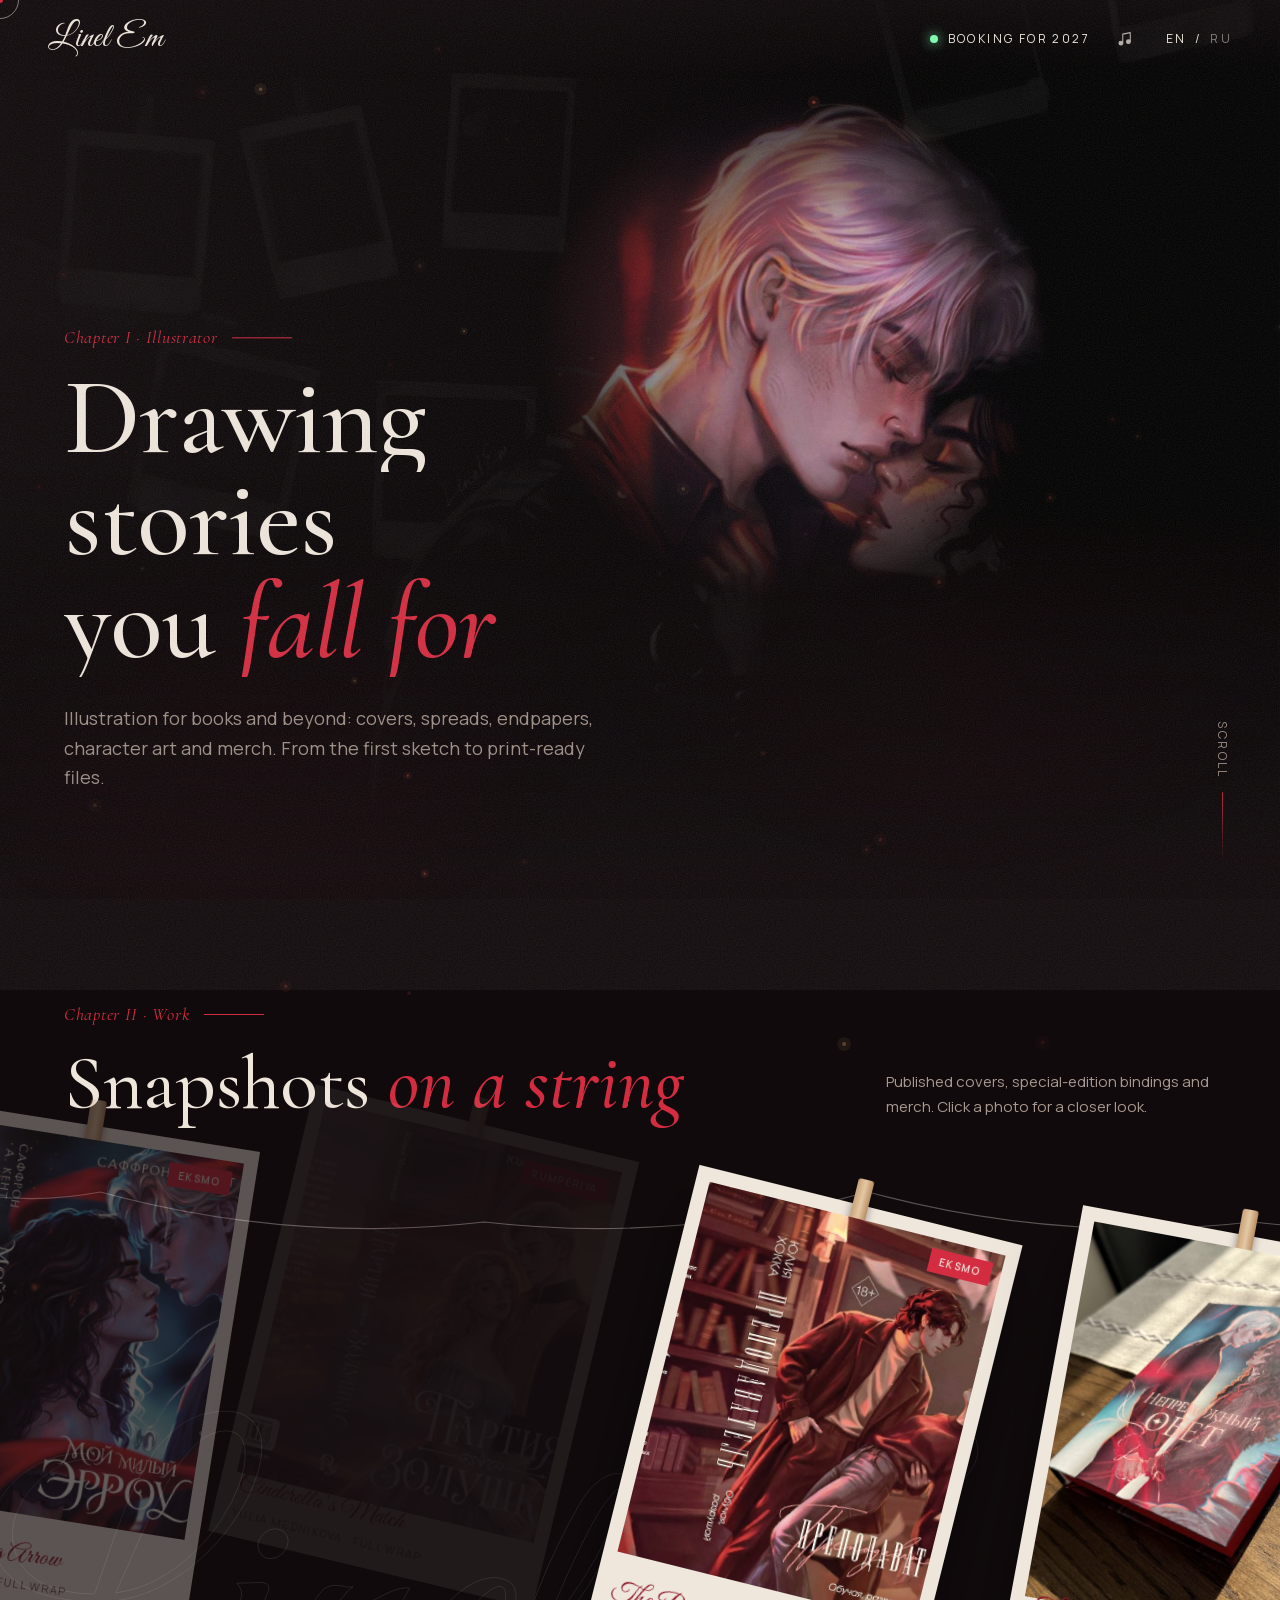
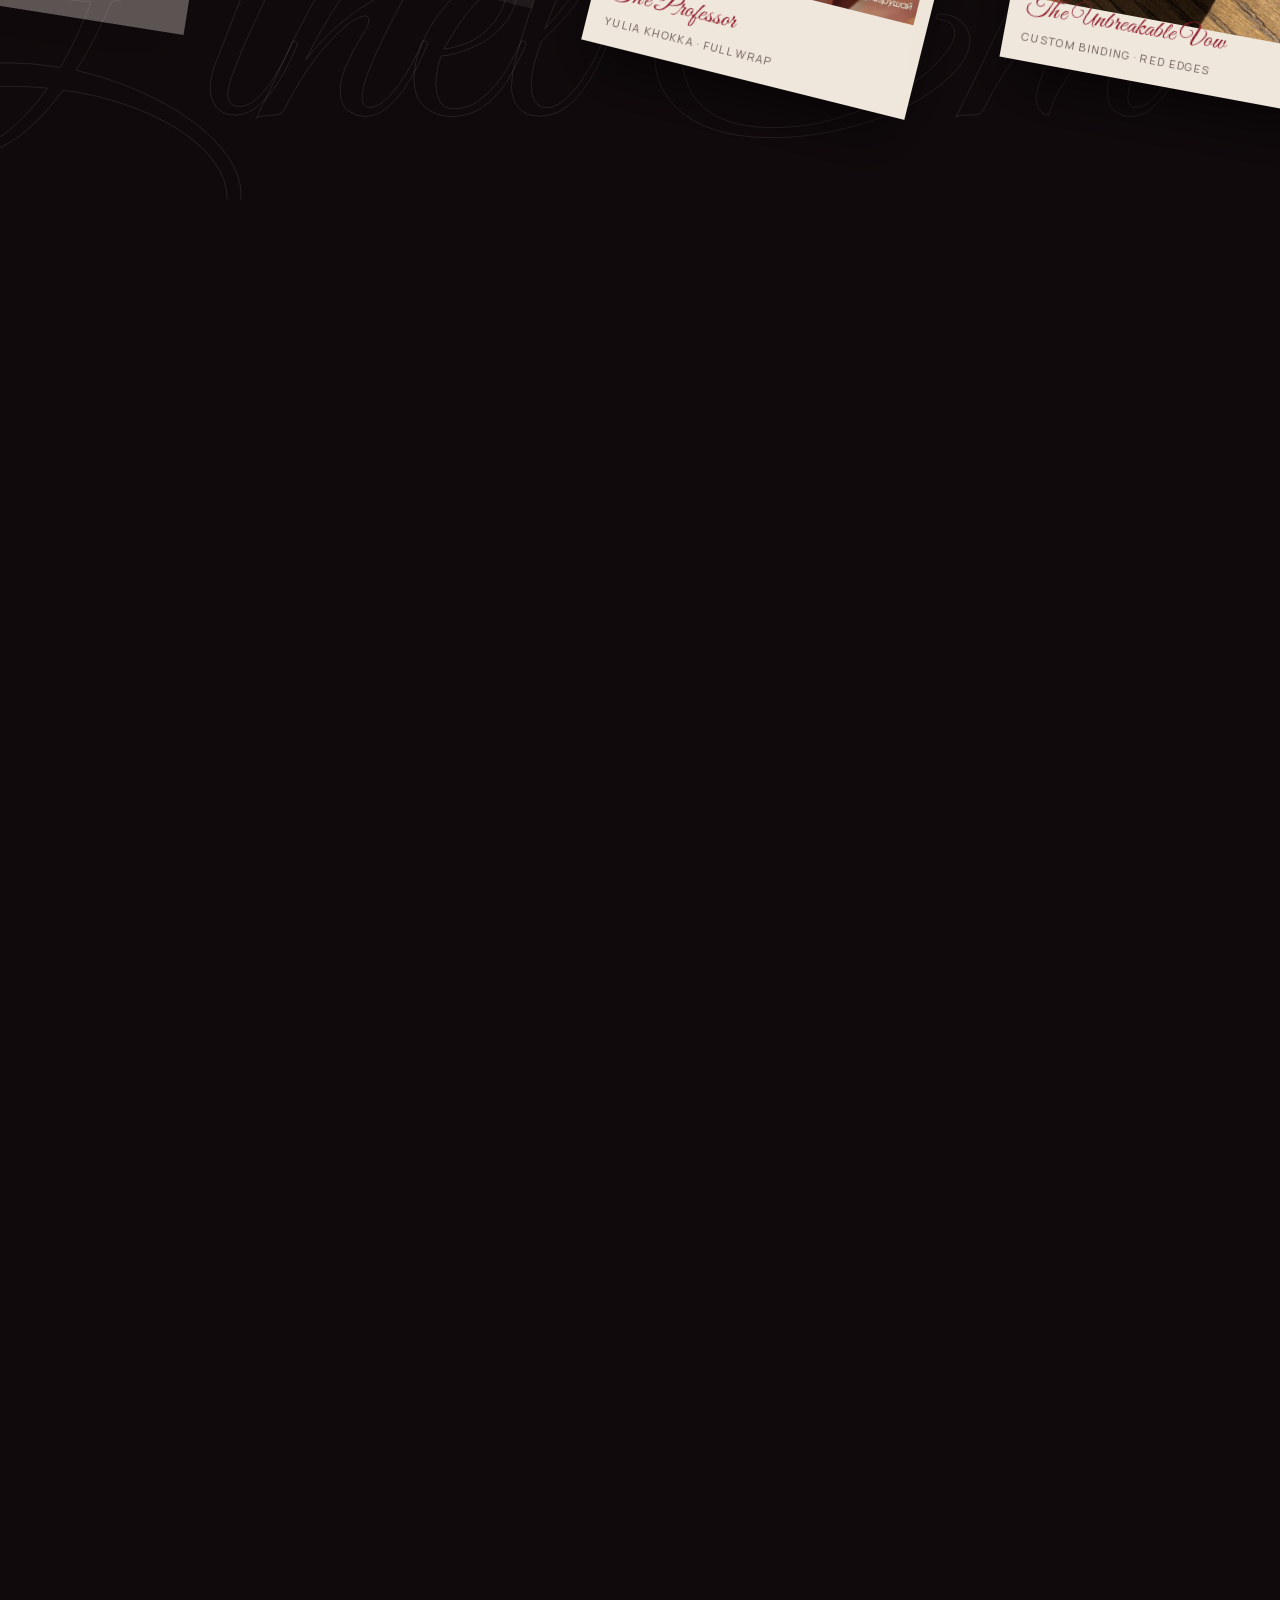
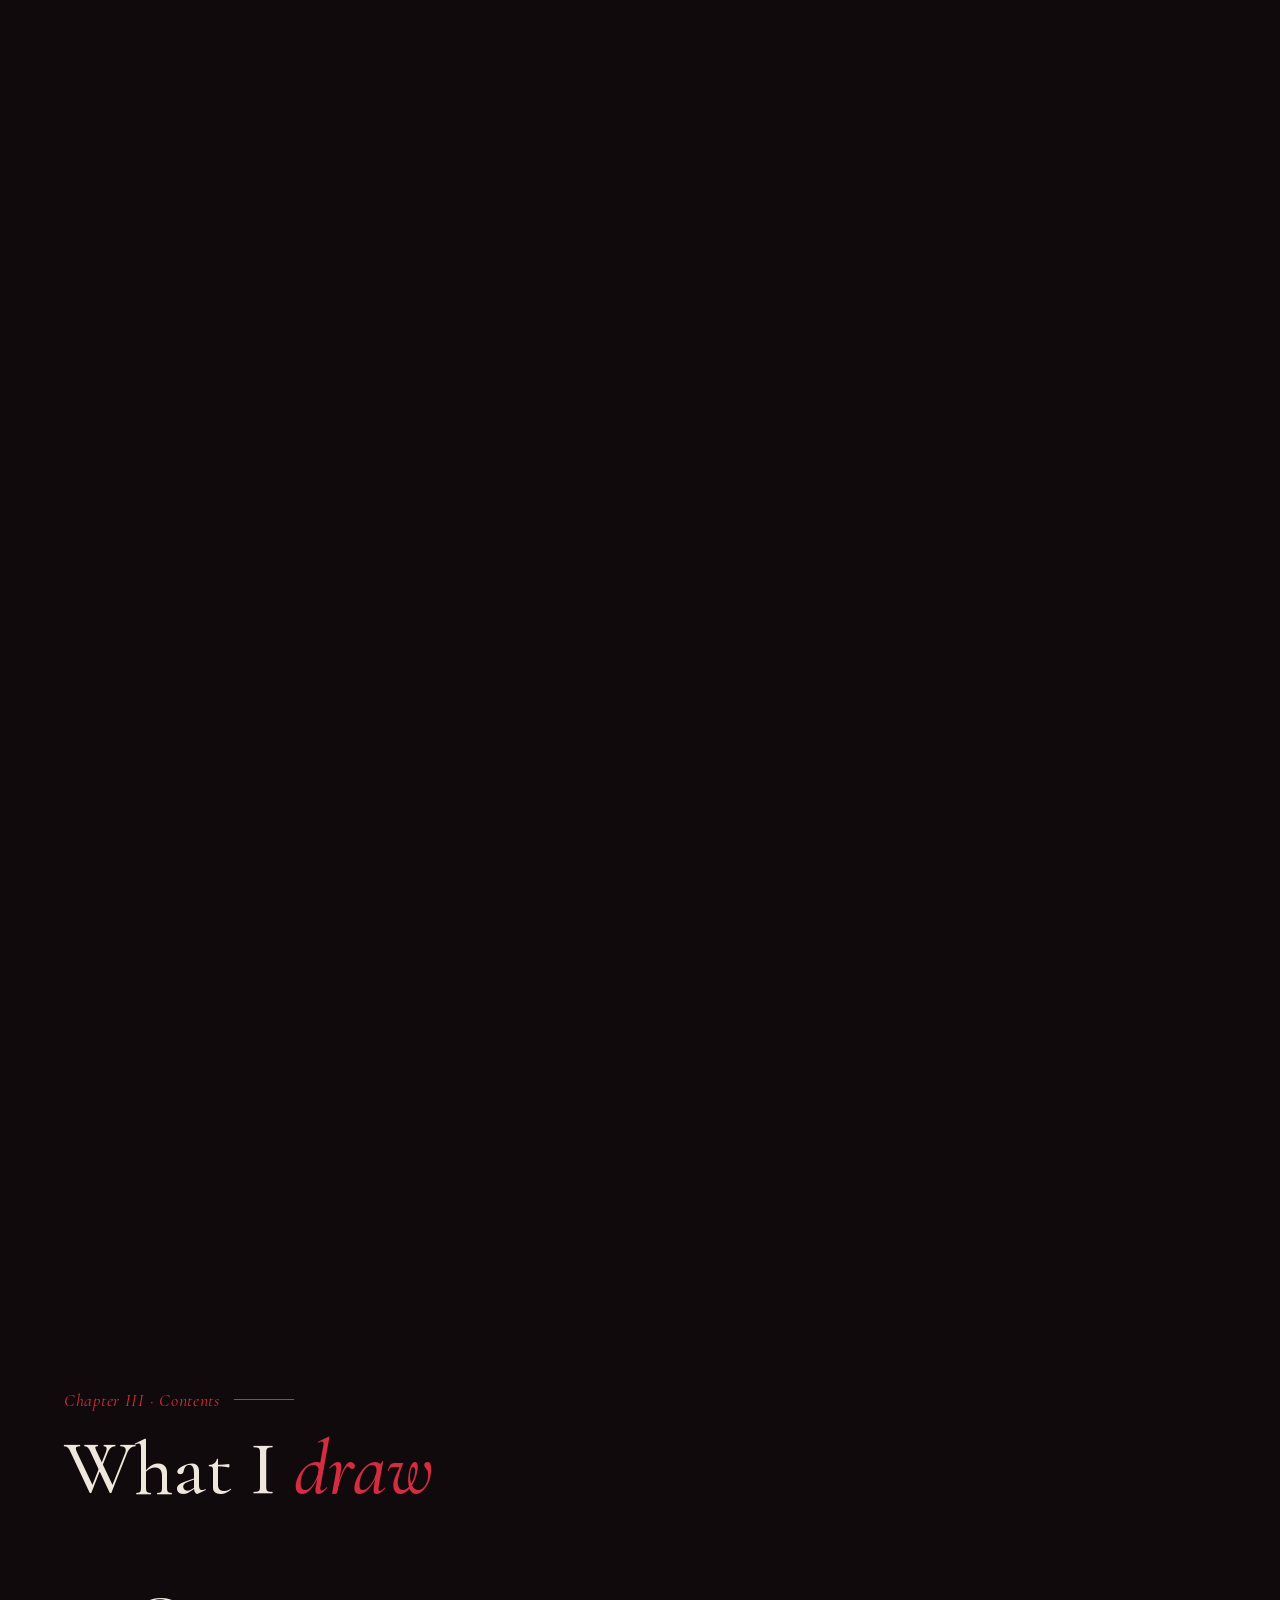
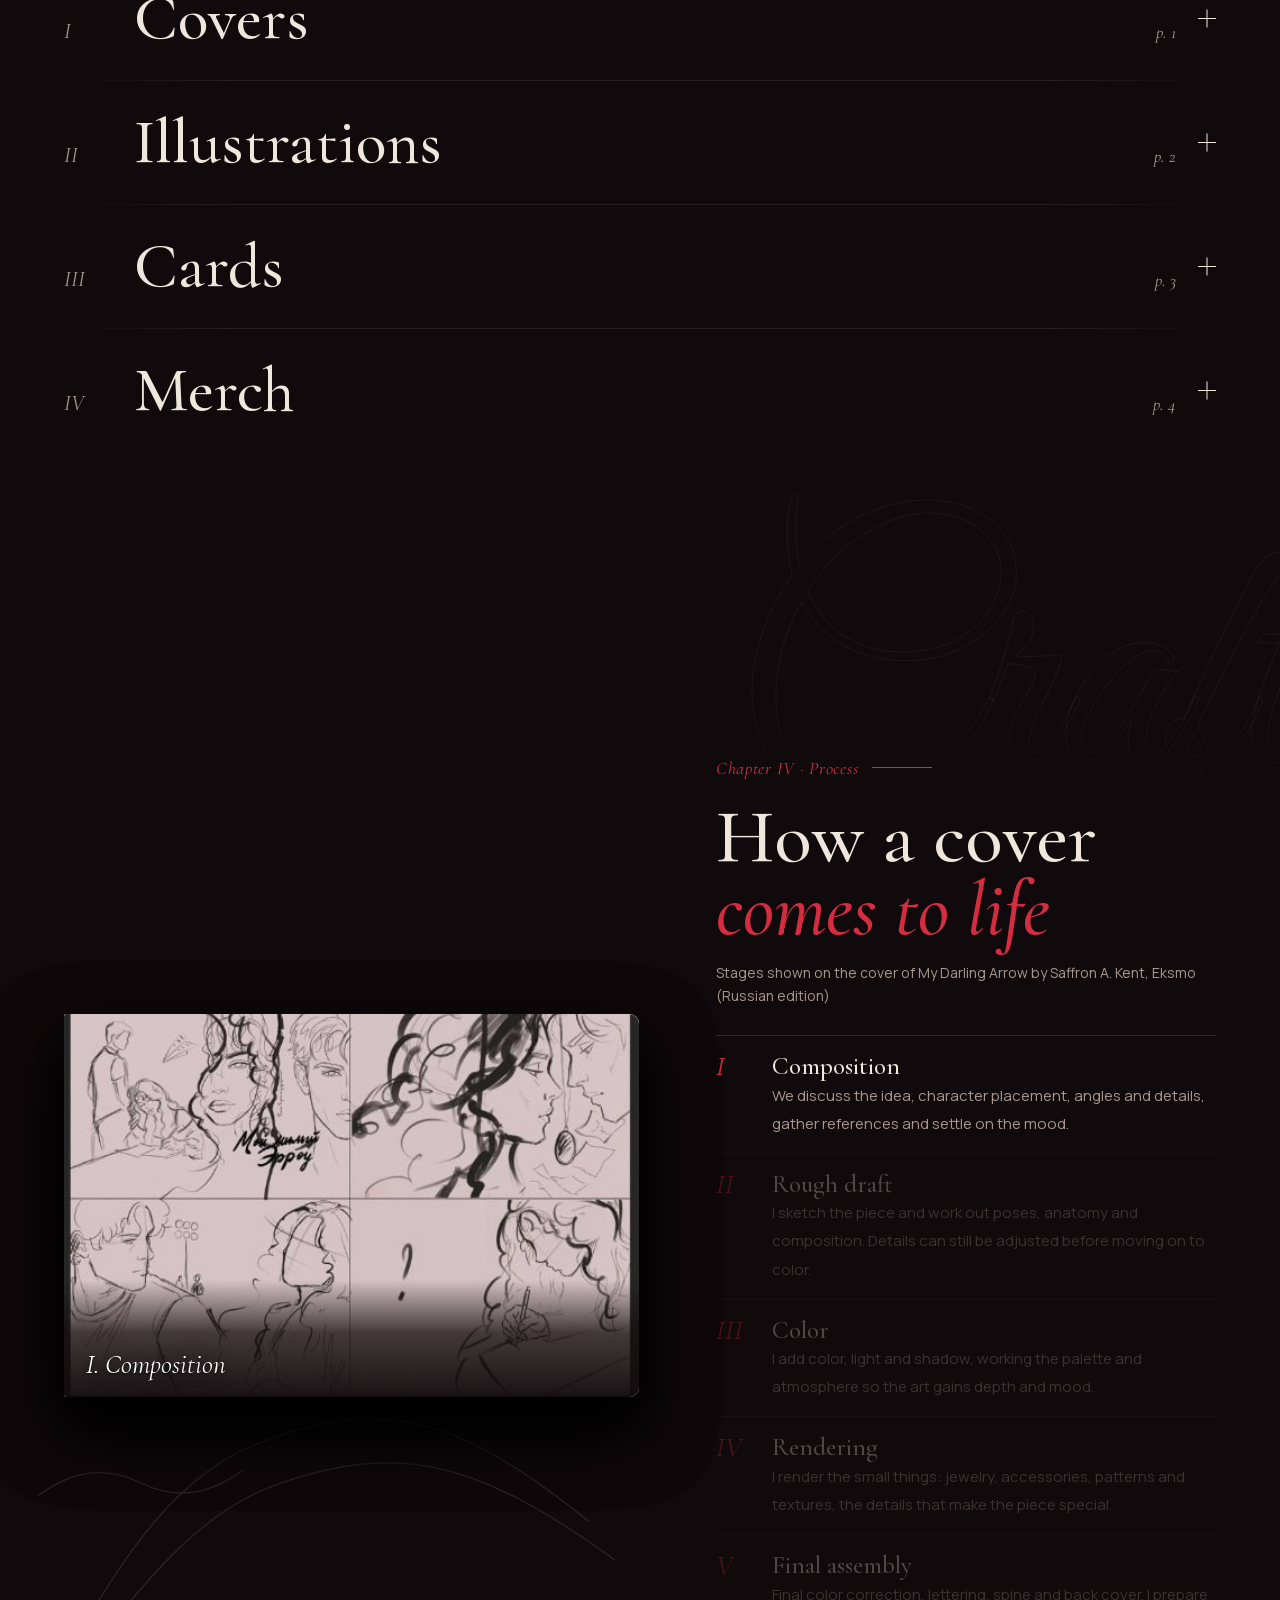
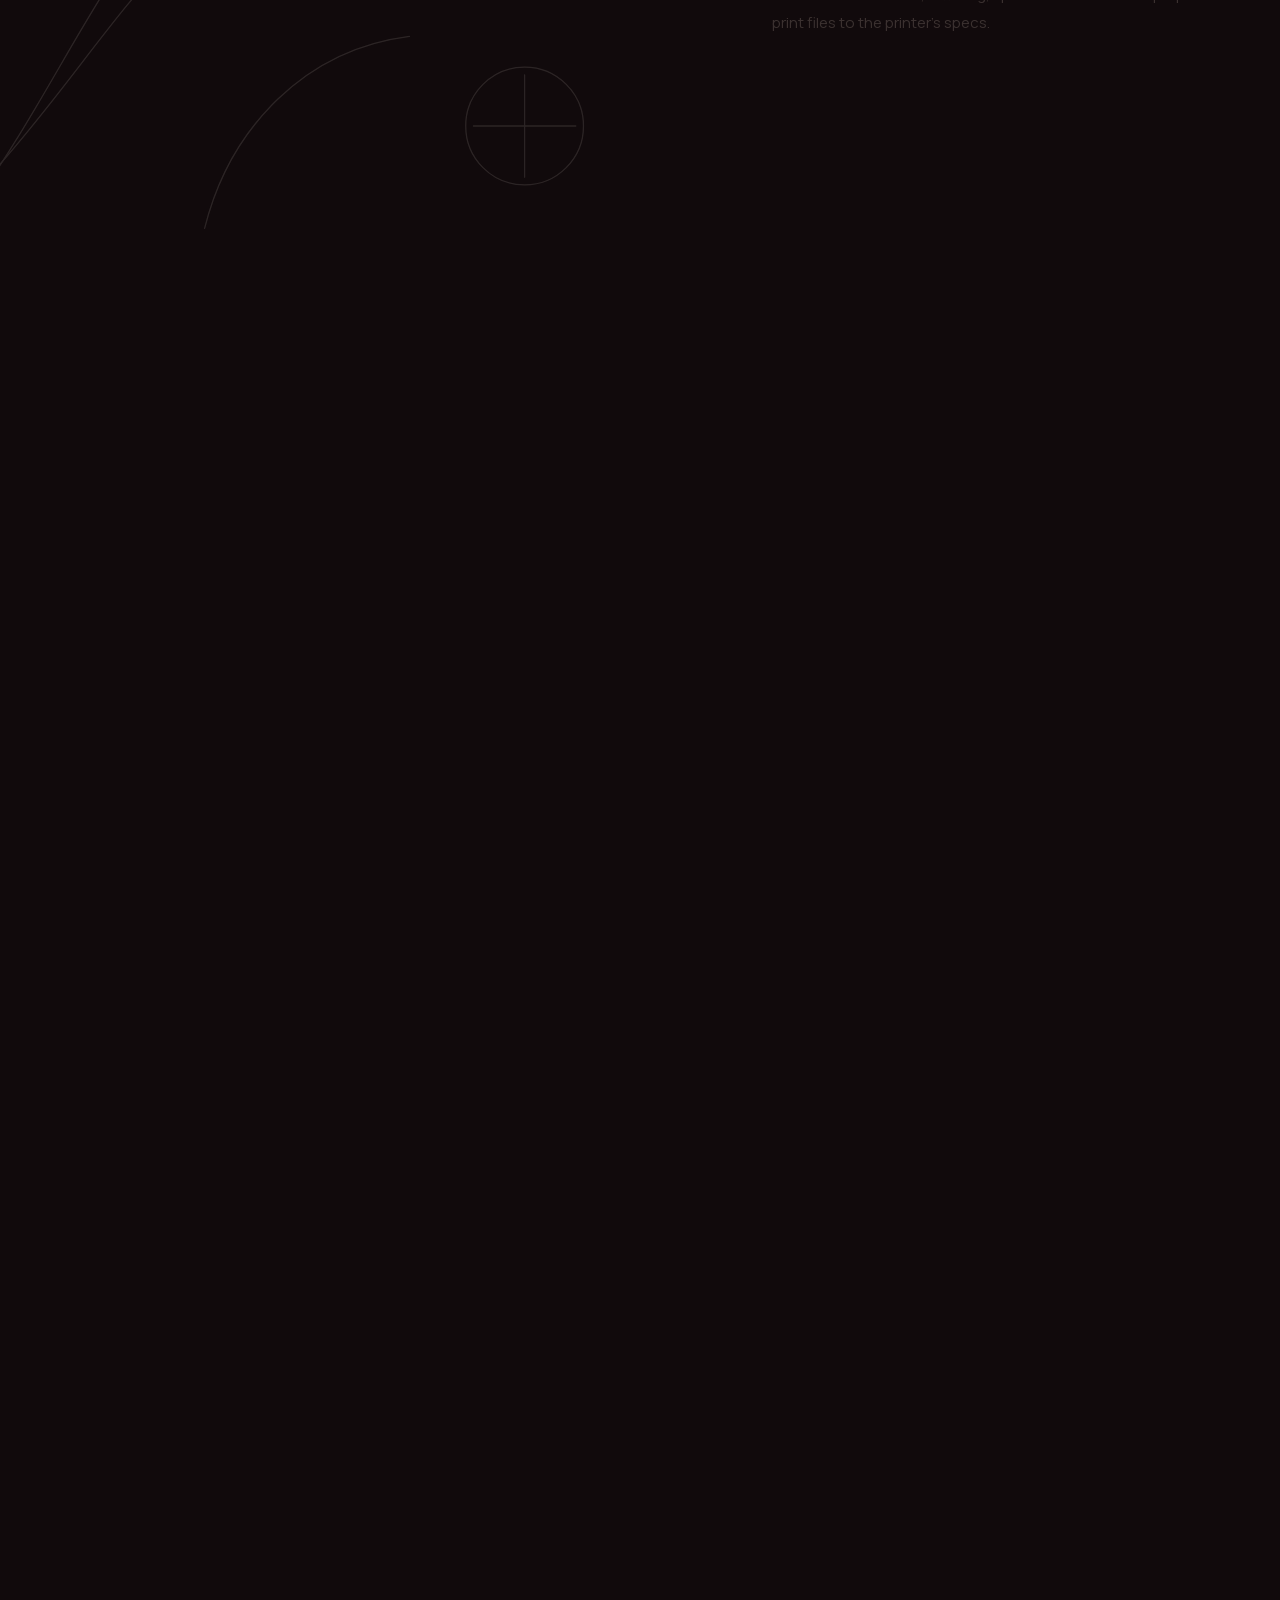
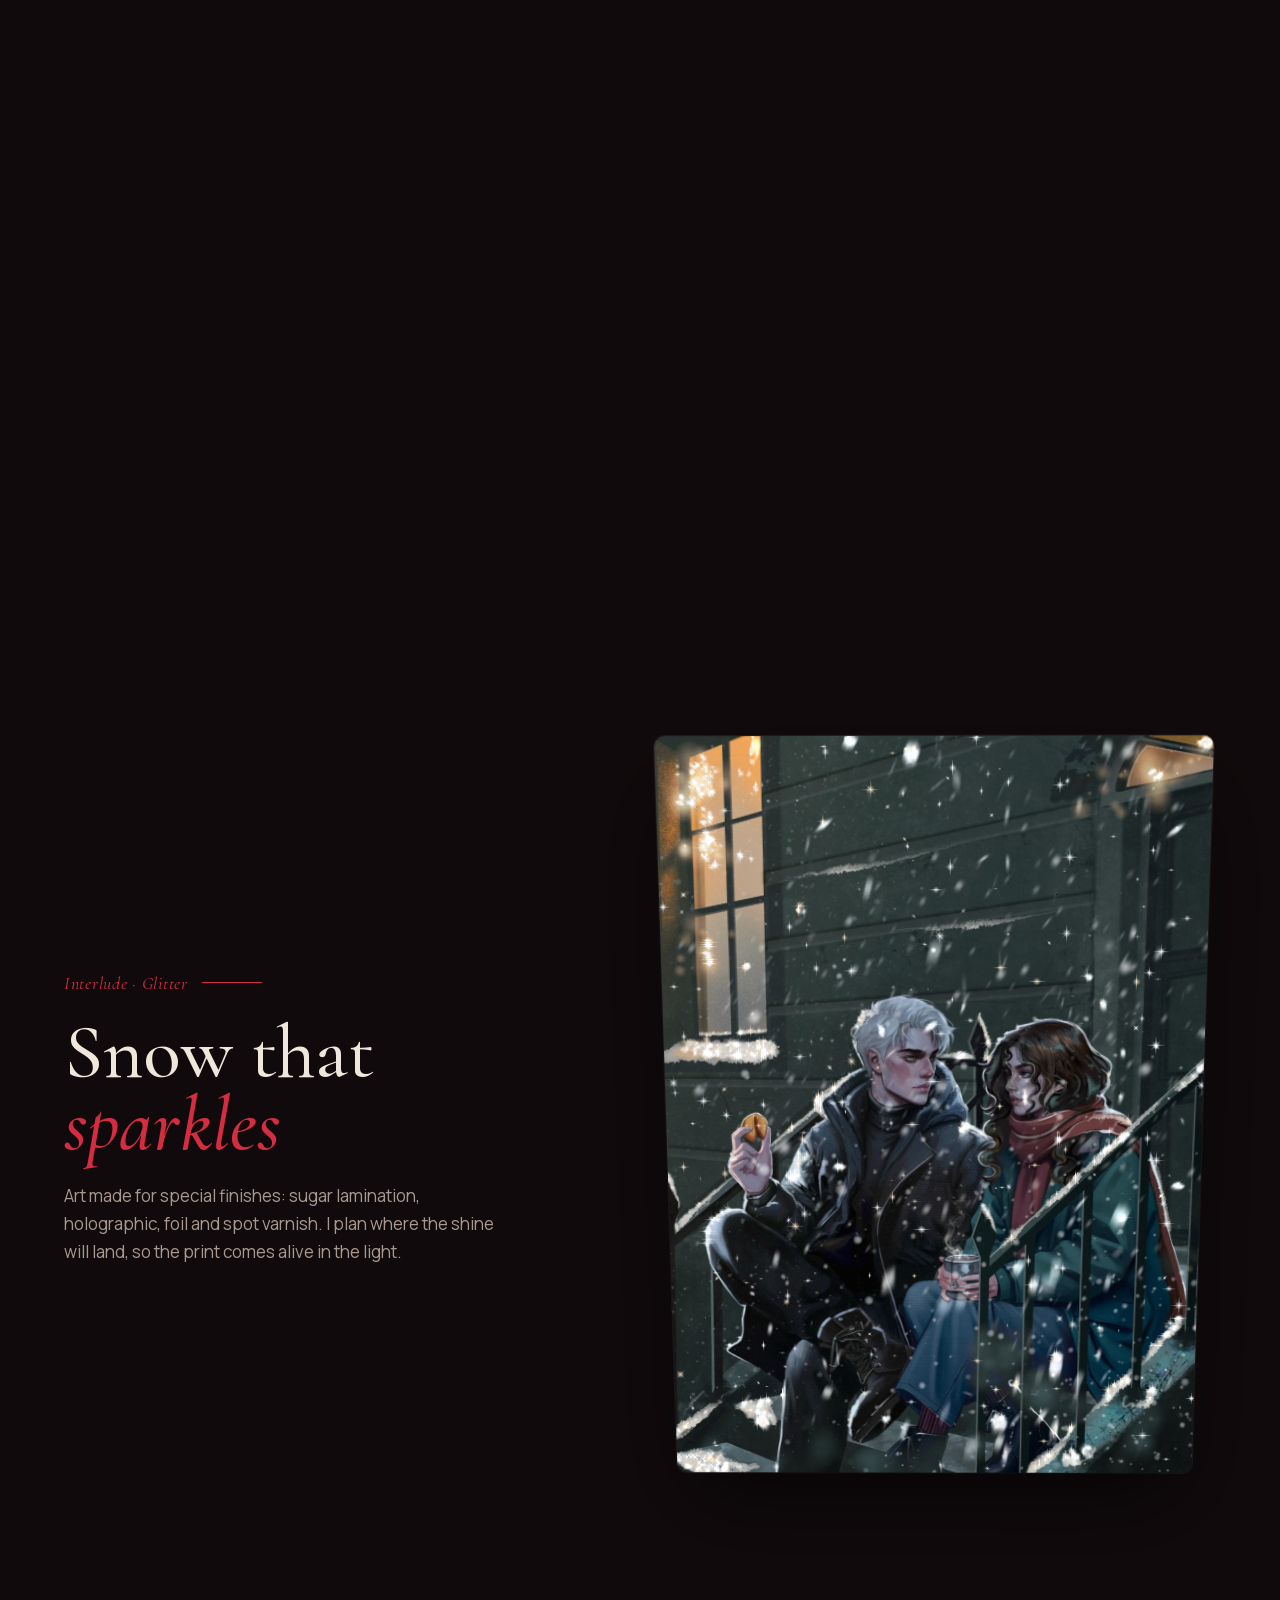
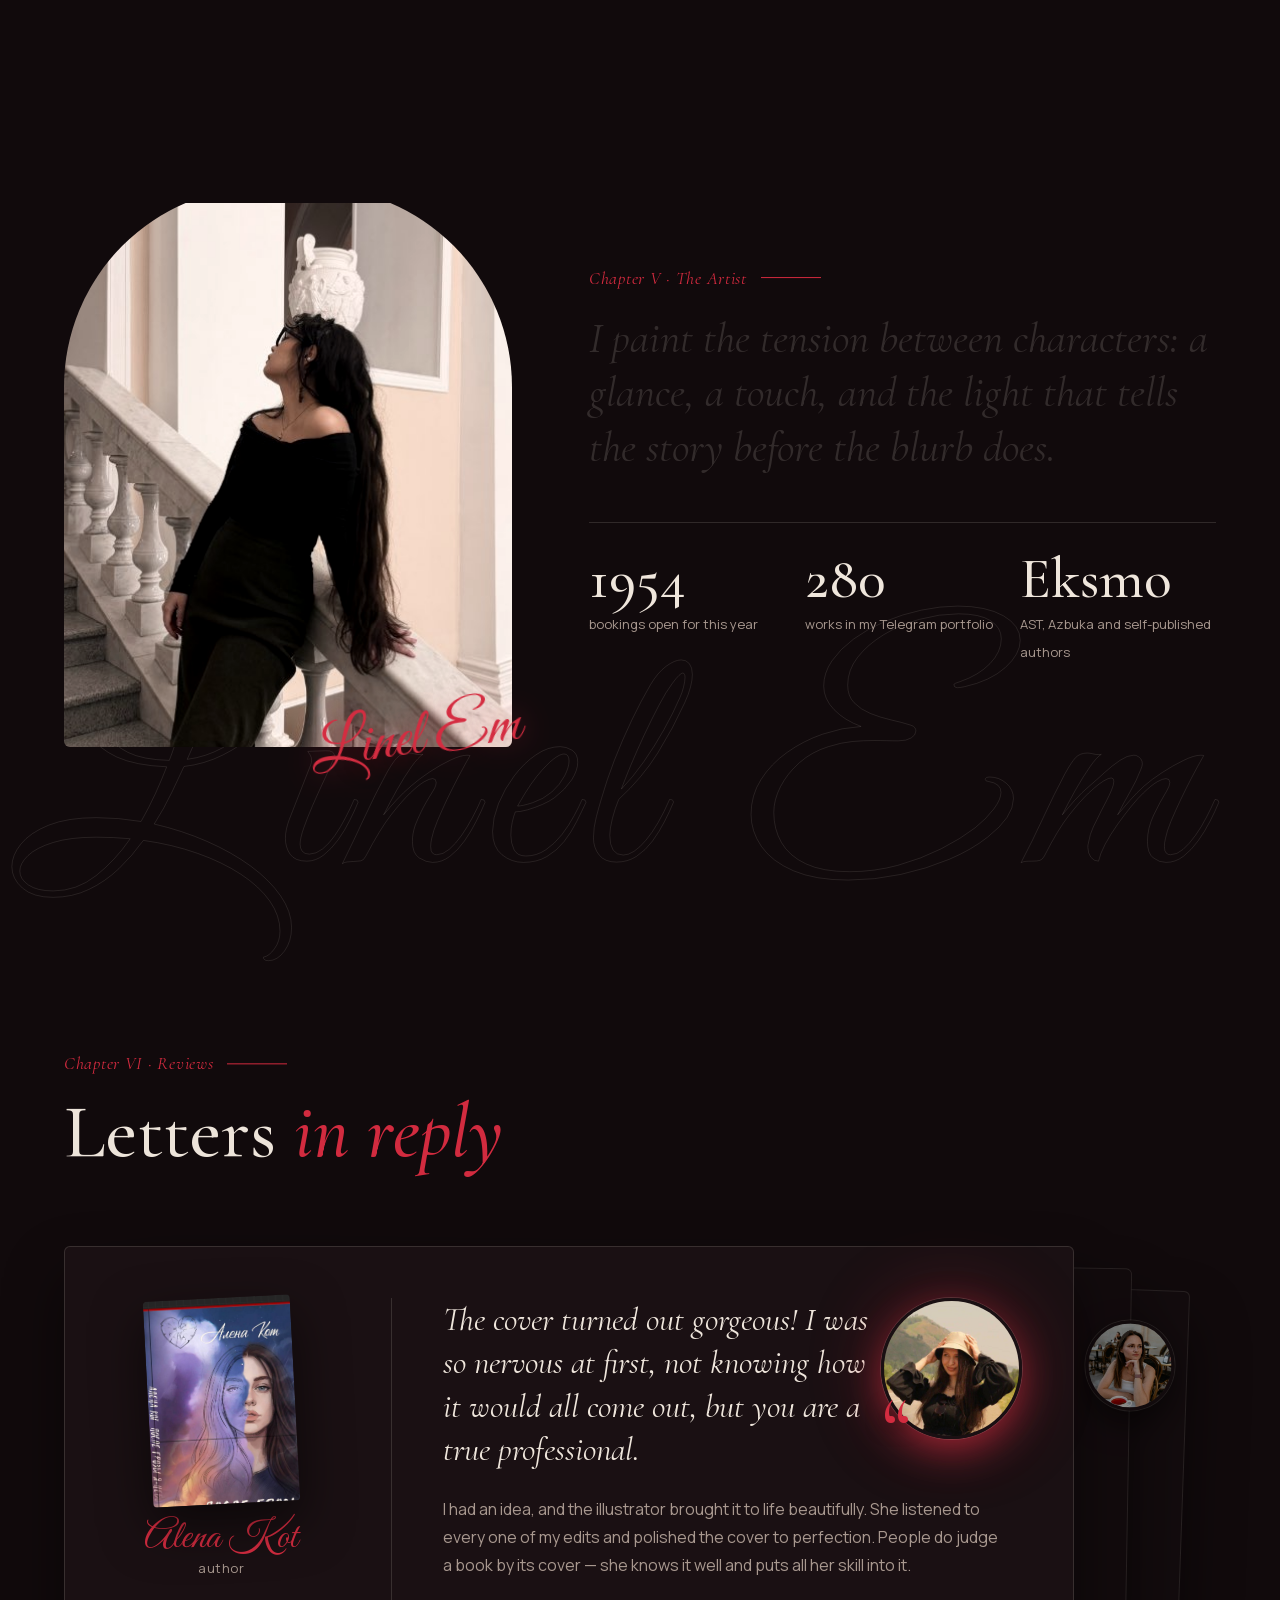
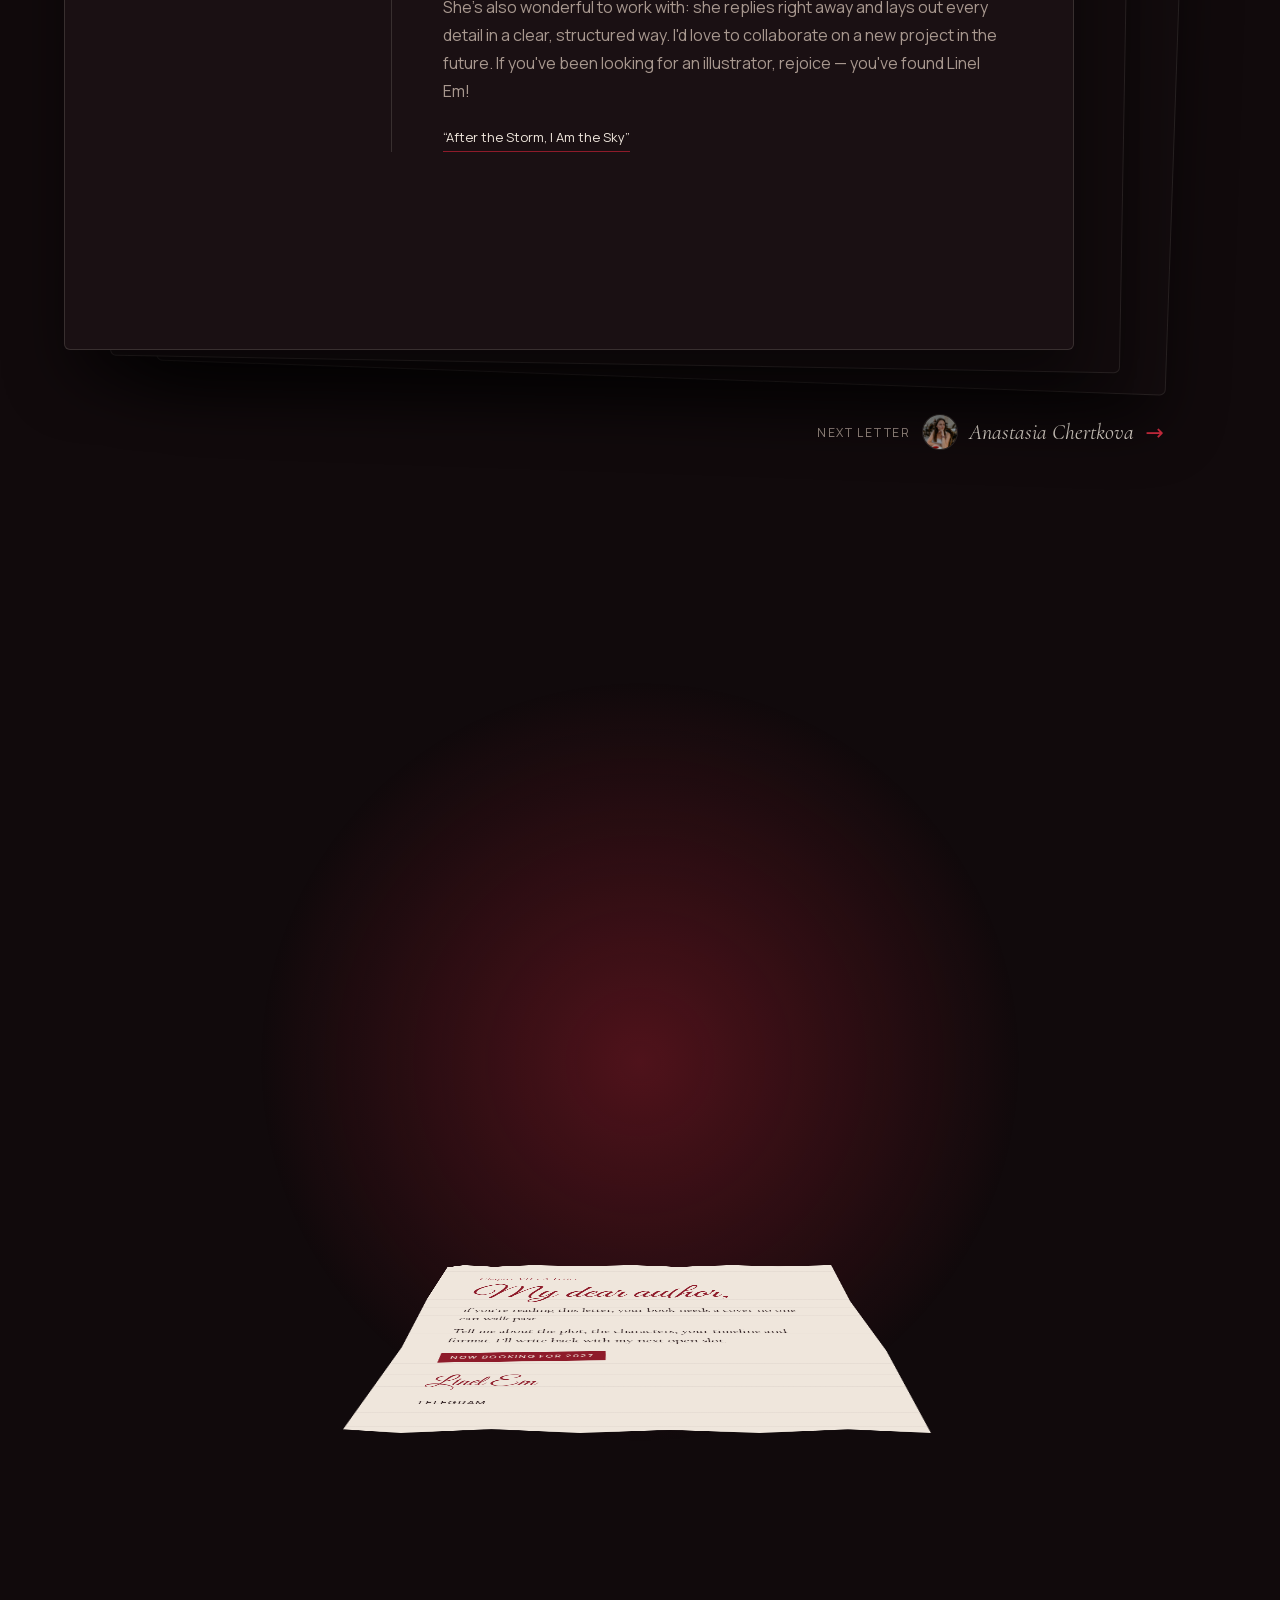
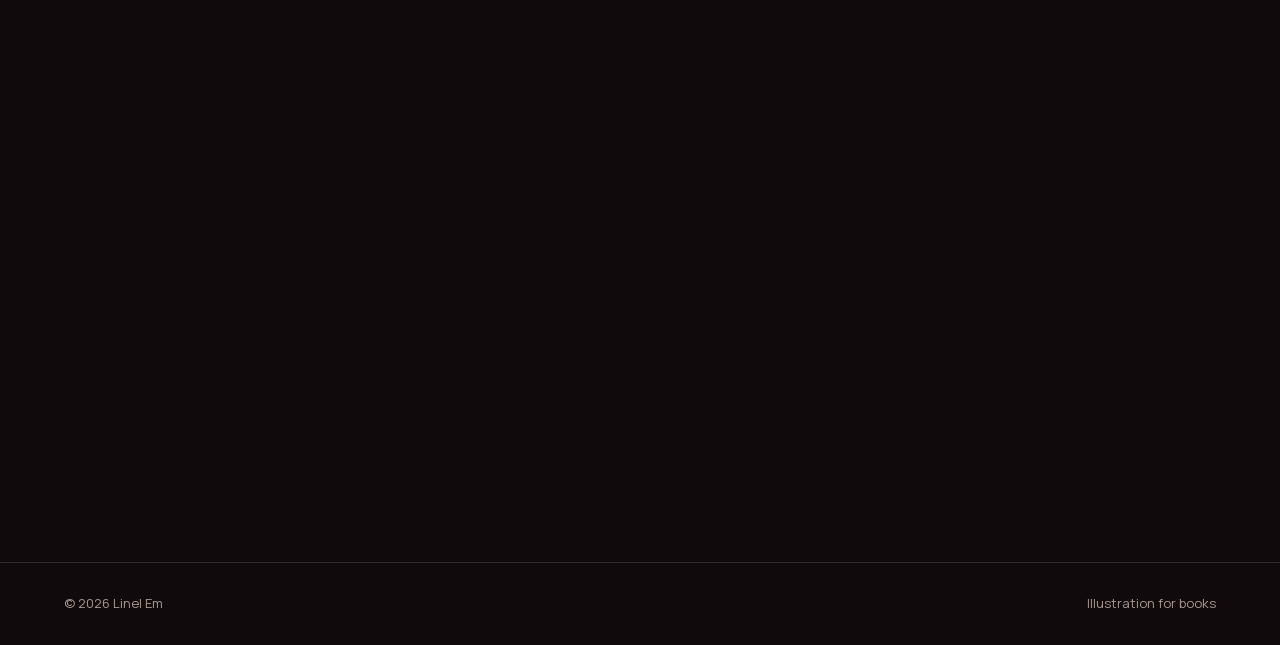
<file: en/index.html>
<!doctype html>
<html lang="en">
<head>
<meta charset="utf-8">
<meta name="viewport" content="width=device-width, initial-scale=1">
<title>Linel Em — Book Illustrator</title>
<meta name="description" content="Book covers, interior illustrations, playing cards and merch for special editions. Working with publishers and authors.">
<meta property="og:type" content="website">
<meta property="og:site_name" content="linelem.com">
<meta property="og:title" content="Linel Em — Book Illustrator">
<meta property="og:description" content="Book covers, interior illustrations, playing cards and merch for special editions. Working with publishers and authors.">
<meta property="og:image" content="https://linelem.com/og-en.jpg">
<meta property="og:image:width" content="1200">
<meta property="og:image:height" content="630">
<meta property="og:image:alt" content="Linel Em — Book Illustrator">
<meta property="og:locale" content="en_US">
<meta name="twitter:card" content="summary_large_image">
<link rel="canonical" href="https://linelem.com/">
<link rel="alternate" hreflang="ru" href="https://linelem.ru/">
<link rel="alternate" hreflang="en" href="https://linelem.com/">
<link rel="alternate" hreflang="x-default" href="https://linelem.com/">
<link rel="icon" href="/icons/favicon.ico" sizes="any">
<link rel="icon" type="image/png" sizes="32x32" href="/icons/favicon-32.png">
<link rel="apple-touch-icon" href="/icons/apple-touch-icon.png">
<link rel="manifest" href="/site.webmanifest">
<meta name="theme-color" content="#110a0c">
<meta property="og:url" content="https://linelem.com/">
<link rel="preload" href="/img/polaroid.jpg" as="image">
<link rel="preload" href="/fonts/GreatVibes-normal-400-latin.woff2" as="font" type="font/woff2" crossorigin>
<link rel="stylesheet" href="/fonts/fonts.css">
<style>
  :root {
    --bg: #110a0c;
    --bg-2: #1c1013;
    --wine: #8e1b2a;
    --red: #d42c40;
    --cyan: #6fb6c6;
    --paper: #efe6dc;
    --paper-2: #e4d6c6;
    --ink: #2a1a1c;
    --muted: #a8988f;
    --line: rgba(239, 230, 220, .14);
    --serif: "Cormorant Garamond", Georgia, serif;
    --sans: "Manrope", system-ui, sans-serif;
    --script: "Great Vibes", cursive;
    --ease: cubic-bezier(.2, .7, .2, 1);
  }
  * { box-sizing: border-box; margin: 0; padding: 0; }
  html { background: var(--bg); }
  body {
    background: transparent; color: var(--paper);
    font: 400 17px/1.65 var(--sans);
    -webkit-font-smoothing: antialiased; overflow-x: hidden;
  }
  body.loading { overflow: hidden; }
  img { display: block; max-width: 100%; }
  a { color: inherit; text-decoration: none; }
  ::selection { background: var(--red); color: var(--paper); }

  /* film grain, animated */
  .grain {
    position: fixed; inset: -10%; z-index: 90; pointer-events: none; opacity: .11;
    background-image: url("data:image/svg+xml,%3Csvg xmlns='http://www.w3.org/2000/svg' width='200' height='200'%3E%3Cfilter id='n'%3E%3CfeTurbulence type='fractalNoise' baseFrequency='.85' numOctaves='3' stitchTiles='stitch'/%3E%3C/filter%3E%3Crect width='100%25' height='100%25' filter='url(%23n)'/%3E%3C/svg%3E");
    animation: grain 1s steps(6) infinite;
  }
  /* on phones the jittering grain reads as fast-moving noise over the wine light: keep it still and quieter */
  @media (max-width: 900px), (hover: none) { .grain { animation: none; opacity: .05; inset: 0; } }
  @keyframes grain {
    0%,100% { transform: translate(0,0) } 20% { transform: translate(-3%,2%) }
    40% { transform: translate(2%,-3%) } 60% { transform: translate(-2%,-1%) } 80% { transform: translate(3%,3%) }
  }

  /* cursor */
  .cursor, .cursor-ring { position: fixed; top: 0; left: 0; z-index: 100; pointer-events: none; border-radius: 50%; transform: translate(-50%, -50%); }
  .cursor { width: 6px; height: 6px; background: var(--red); }
  .cursor-ring {
    width: 38px; height: 38px; border: 1px solid rgba(239,230,220,.5);
    display: grid; place-items: center;
    font: 600 10px/1 var(--sans); letter-spacing: .12em; text-transform: uppercase; color: var(--bg);
    transition: width .4s var(--ease), height .4s var(--ease), background .4s, border-color .4s;
  }
  .cursor-ring span { opacity: 0; transition: opacity .3s; }
  .cursor-ring.big { width: 96px; height: 96px; background: var(--paper); border-color: var(--paper); }
  .cursor-ring.big span { opacity: 1; }
  @media (hover: none) { .cursor, .cursor-ring { display: none; } }

  /* preloader */
  .loader {
    position: fixed; inset: 0; z-index: 95; background: var(--wine);
    display: grid; place-items: center;
  }
  .loader svg { width: min(420px, 70vw); overflow: visible; }
  .loader text { font: 400 120px var(--script); fill: transparent; stroke: var(--paper); stroke-width: 1.2; stroke-dasharray: 900; stroke-dashoffset: 900; }

  /* nav */
  nav {
    position: fixed; top: 0; inset-inline: 0; z-index: 60;
    display: flex; justify-content: space-between; align-items: center;
    padding: 22px clamp(16px, 4vw, 48px); background: linear-gradient(rgba(17,10,12,.7), rgba(17,10,12,0));
  }
  .sound { all: unset; cursor: pointer; display: flex; align-items: center; gap: 6px; padding: 4px; color: var(--paper); opacity: .75; transition: opacity .3s, color .3s; }
  .sound:hover { opacity: 1; }
  .sound .note { width: 18px; height: 18px; fill: none; stroke: currentColor; stroke-width: 1.4; stroke-linecap: round; stroke-linejoin: round; }
  .sound .note circle { fill: currentColor; }
  .sound .bars { display: flex; align-items: flex-end; gap: 2px; height: 12px; width: 0; overflow: hidden; transition: width .4s var(--ease); }
  .sound .bars i { width: 2px; height: 3px; background: currentColor; border-radius: 1px; animation: eq 1.2s ease-in-out infinite; }
  .sound .bars i:nth-child(2) { animation-delay: -.4s; } .sound .bars i:nth-child(3) { animation-delay: -.8s; }
  .sound.on { opacity: 1; color: var(--red); }
  .sound.on .bars { width: 10px; }
  .sound:focus-visible { outline: 1px solid var(--red); outline-offset: 3px; }
  @keyframes eq { 0%,100% { height: 3px } 50% { height: 12px } }
  .nav-right { display: flex; align-items: center; gap: 22px; }
  .lang { font-size: 12px; letter-spacing: .2em; text-transform: uppercase; display: flex; gap: 8px; }
  .lang span { opacity: 1; } .lang a { opacity: .5; transition: opacity .3s; } .lang a:hover { opacity: 1; }
  .logo { font: 400 34px/1 var(--script); }
  .status { color: inherit; text-decoration: none; transition: opacity .3s; } .status:hover { opacity: .7; }
  .status { font-size: 12px; letter-spacing: .2em; text-transform: uppercase; display: flex; align-items: center; gap: 10px; }
  .status i { width: 8px; height: 8px; border-radius: 50%; background: #7dffb0; box-shadow: 0 0 12px #7dffb0; animation: pulse 2s infinite; }
  @keyframes pulse { 50% { opacity: .3 } }

  /* chapter labels */
  .chapter {
    font: italic 400 18px/1 var(--serif); color: var(--red); letter-spacing: .04em;
    display: flex; align-items: center; gap: 14px; margin-bottom: 24px;
  }
  .chapter::after { content: ""; width: 60px; height: 1px; background: currentColor; }

  /* ===== HERO ===== */
  .hero { position: relative; height: 100svh; min-height: 640px; overflow: hidden; }
  .hero-art { position: absolute; inset: 0; }
  .hero-art img { position: absolute; inset: 0; width: 100%; height: 100%; object-fit: cover; object-position: 70% 25%; }
  .hero-art .dim { filter: grayscale(1) brightness(.22) contrast(1.2); }
  .hero-art { will-change: transform; }
  .hero-art .lit {
    --x: 70%; --y: 40%; --r: 0px;
    -webkit-mask: radial-gradient(circle var(--r) at var(--x) var(--y), #000 0%, #000 45%, transparent 100%);
            mask: radial-gradient(circle var(--r) at var(--x) var(--y), #000 0%, #000 45%, transparent 100%);
  }
  .hero::after { content: ""; position: absolute; inset: 0; background: linear-gradient(90deg, rgba(17,10,12,.92) 0%, rgba(17,10,12,.35) 55%, transparent 80%), linear-gradient(transparent 50%, rgba(17,10,12,.55)); pointer-events: none; -webkit-mask: linear-gradient(#000 50%, transparent); mask: linear-gradient(#000 50%, transparent); }
  .hero-art { -webkit-mask: linear-gradient(#000 55%, transparent); mask: linear-gradient(#000 55%, transparent); }
  .hero-content { position: absolute; z-index: 2; left: clamp(16px, 5vw, 80px); bottom: clamp(60px, 12vh, 130px); max-width: 760px; }
  .hero h1 { font: 500 clamp(52px, 8.5vw, 140px)/.88 var(--serif); letter-spacing: -.01em; }
  .hero h1 .line { display: block; overflow: hidden; padding-bottom: .06em; }
  .hero h1 .ch { display: inline-block; }
  .hero h1 em { color: var(--red); font-style: italic; }
  .hero p { margin: 26px 0 0; max-width: 30em; color: var(--muted); font-size: 18px; }
  .hint { position: absolute; z-index: 2; right: clamp(16px, 4vw, 48px); bottom: 40px; font-size: 12px; letter-spacing: .2em; text-transform: uppercase; color: var(--muted); writing-mode: vertical-rl; display: flex; align-items: center; gap: 14px; }
  .hint::after { content: ""; width: 1px; height: 70px; background: linear-gradient(var(--red), transparent); animation: drip 2s var(--ease) infinite; }
  @keyframes drip { 0% { transform: scaleY(0); transform-origin: top } 50% { transform: scaleY(1); transform-origin: top } 51% { transform-origin: bottom } 100% { transform: scaleY(0); transform-origin: bottom } }

  /* ===== RED THREAD ===== */
  .thread { position: absolute; left: 0; top: 0; width: 100%; height: 100%; pointer-events: none; z-index: 1; overflow: visible; }
  .thread path { fill: none; stroke: var(--red); stroke-width: 1.5; filter: drop-shadow(0 0 6px rgba(212,44,64,.7)); }

  /* ===== POLAROIDS (horizontal) ===== */
  .works { position: relative; }
  .works-pin { height: 100svh; overflow: hidden; display: flex; flex-direction: column; justify-content: center; }
  .works-head { padding: 0 clamp(16px, 5vw, 80px); display: flex; justify-content: space-between; align-items: end; gap: 30px; flex-wrap: wrap; }
  h2 { font: 500 clamp(44px, 6vw, 92px)/.95 var(--serif); }
  h2 em { font-style: italic; color: var(--red); }
  .works-head p { color: var(--muted); max-width: 22em; font-size: 15px; }
  .rope-wrap { position: relative; margin-top: 50px; }
  .rope { position: absolute; top: 0; left: 0; height: 100%; width: 100%; z-index: 0; overflow: visible; }
  .rope path { fill: none; stroke: rgba(239,230,220,.35); stroke-width: 1.2; }
  .track { position: relative; display: flex; gap: clamp(28px, 4vw, 60px); padding: 0 clamp(16px, 5vw, 80px); width: max-content; will-change: transform; }
  .polaroid {
    --rot: 0deg; position: relative; z-index: 1; flex: none; width: clamp(240px, 26vw, 360px);
    background: var(--paper); padding: 14px 14px 64px; color: var(--ink);
    box-shadow: 0 30px 60px rgba(0,0,0,.55); transform-origin: 50% -30px;
    transform: rotate(var(--rot)); cursor: pointer; margin-top: 36px;
  }
  .polaroid::before { /* clothespin */
    content: ""; position: absolute; top: -26px; left: 50%; width: 16px; height: 46px; translate: -50% 0;
    background: linear-gradient(90deg, #c9a27a, #e4c8a4 50%, #b88d63); border-radius: 3px; box-shadow: 0 4px 8px rgba(0,0,0,.4);
  }
  .polaroid:nth-child(odd) { margin-top: 66px; }
  .polaroid .ph { aspect-ratio: 4/5; overflow: hidden; background: #000; }
  .polaroid img { width: 100%; height: 100%; object-fit: cover; filter: sepia(.15) saturate(.95); transition: transform 1s var(--ease), filter .6s; }
  .polaroid:hover img { transform: scale(1.06); filter: none; }
  .polaroid figcaption { position: absolute; left: 18px; right: 18px; bottom: 12px; }
  .polaroid b { display: block; font: 400 26px/1.05 var(--script); color: var(--wine); }
  .polaroid small { font-size: 11px; letter-spacing: .12em; text-transform: uppercase; color: #6b5a55; }
  .tag { position: absolute; top: 24px; right: 24px; background: var(--red); color: var(--paper); font: 600 10px/1 var(--sans); letter-spacing: .14em; text-transform: uppercase; padding: 7px 10px; }
  .polaroid.end { background: transparent; box-shadow: none; display: grid; place-items: center; padding: 0; color: var(--paper); min-height: 380px; }
  .polaroid.end::before { display: none; }
  .polaroid.end a { font: italic 500 34px/1.1 var(--serif); text-align: center; }
  .polaroid.end a span { display: block; font: 600 12px var(--sans); letter-spacing: .2em; text-transform: uppercase; color: var(--red); margin-top: 14px; }

  /* ===== MARQUEE ===== */

  /* ===== SERVICES list with floating preview ===== */
  section { position: relative; padding: clamp(80px, 12vw, 160px) clamp(16px, 5vw, 80px); isolation: isolate; overflow-x: clip; }
  html, body { overflow-x: clip; }

  /* quiet background decor */
  .deco { position: absolute; inset: 0; z-index: -1; pointer-events: none; }
  .deco-word {
    position: absolute; white-space: nowrap; line-height: .8;
    font: 400 clamp(180px, 30vw, 460px)/.8 var(--script); color: transparent;
    -webkit-text-stroke: 1px rgba(239, 230, 220, .1);
  }
  .ambient { position: fixed; inset: 0; z-index: -1; pointer-events: none; overflow: hidden; }
  .ambient i { position: absolute; border-radius: 50%; will-change: transform; }
  .ambient .a1 { width: 70vmax; height: 70vmax; background: radial-gradient(closest-side, var(--wine), transparent); opacity: .2; right: -16vmax; top: -14vmax; }
  .ambient .a2 { width: 58vmax; height: 58vmax; background: radial-gradient(closest-side, #6a1220, transparent); opacity: .16; left: -16vmax; bottom: -14vmax; }
  .ambient .a3 { width: 72vmax; height: 72vmax; background: radial-gradient(closest-side, var(--cyan), transparent); opacity: 0; right: -14vmax; top: 30vh; }
  /* sits in the empty space to the right of the heading and fades out before the list */
  .deco-craft { -webkit-text-stroke-color: rgba(239, 230, 220, .055); right: -6%; bottom: -.62em; font-size: clamp(170px, 26vw, 400px); padding: .35em .15em .1em;
    -webkit-mask: linear-gradient(#000 55%, transparent 92%); mask: linear-gradient(#000 62%, transparent 94%); }
  .deco-sig { left: 1%; bottom: -6%; letter-spacing: .06em; font-size: clamp(90px, 25vw, 460px); }
  @media (max-width: 900px) { .deco-sig { font-size: 40vw; line-height: .9; white-space: normal; bottom: -10%; } .deco-sig span { display: block; } .deco-sig span + span { padding-left: 1.1em; } }
  @media (max-width: 900px) { .deco-craft { font-size: 150px; right: -12%; bottom: -.7em; } }
  .sketch { position: absolute; opacity: .12; }
  .sketch path { fill: none; stroke: var(--paper); stroke-width: 1; stroke-linecap: round; }
  .sparks { position: fixed; inset: 0; z-index: 2; pointer-events: none; }
  .toc { list-style: none; margin-top: 50px; }
  .toc-item { position: relative; }
  .toc-item + .toc-item::before { content: ""; position: absolute; left: 0; right: 0; top: 0; height: 1px; background: linear-gradient(90deg, transparent, rgba(239,230,220,.1) 15%, rgba(239,230,220,.1) 85%, transparent); }
  .toc-head {
    all: unset; box-sizing: border-box; width: 100%; cursor: pointer;
    display: flex; align-items: baseline; gap: clamp(12px, 2vw, 22px); padding: clamp(20px, 3vw, 30px) 0;
  }
  .toc-head:focus-visible { outline: 1px solid var(--red); outline-offset: 4px; }
  .toc-n { flex: none; width: 48px; font: italic 400 22px/1 var(--serif); color: var(--muted); transition: color .5s; }
  .toc-item.open .toc-n, .toc-head:hover .toc-n { color: var(--red); }
  .toc-t { font: 500 clamp(36px, 5vw, 68px)/1 var(--serif); transition: color .5s, letter-spacing .7s var(--ease); white-space: nowrap; }
  .toc-dots { flex: 1; min-width: 20px; border-bottom: 1px solid rgba(212,44,64,.5); transform: translateY(-.35em) scaleX(0); transform-origin: left; transition: transform .8s var(--ease), border-color .5s; }
  .toc-p { flex: none; font: italic 400 18px/1 var(--serif); color: var(--muted); }
  .toc-plus { flex: none; position: relative; width: 18px; height: 18px; align-self: center; }
  .toc-plus::before, .toc-plus::after { content: ""; position: absolute; left: 0; top: 50%; width: 100%; height: 1px; background: var(--paper); transition: transform .6s var(--ease); }
  .toc-plus::after { transform: rotate(90deg); }
  .toc-head:hover .toc-t { letter-spacing: .015em; }
  .toc-head:hover .toc-dots { transform: translateY(-.35em) scaleX(1); }
  .toc-item.open .toc-t { color: var(--red); font-style: italic; }
  .toc-item.open .toc-plus::after { transform: rotate(0deg); }
  .toc-item.open .toc-dots { border-color: rgba(212,44,64,.6); transform: translateY(-.35em) scaleX(1); }
  .toc-body { display: grid; grid-template-rows: 0fr; transition: grid-template-rows .9s var(--ease); }
  .toc-item.open .toc-body { grid-template-rows: 1fr; }
  .toc-inner { overflow: hidden; min-height: 0; }
  .toc-content { display: grid; grid-template-columns: minmax(0, 1fr) minmax(0, 1.7fr); gap: clamp(24px, 4vw, 60px); padding: 4px 0 40px 70px; align-items: end; }
  .toc-content p { color: var(--muted); font-size: 16px; max-width: 28em; opacity: 0; transform: translateY(16px); transition: opacity .7s .2s, transform .9s .2s var(--ease); }
  .toc-tags { list-style: none; display: flex; flex-wrap: wrap; gap: 8px; margin-top: 20px; opacity: 0; transition: opacity .7s .35s; }
  .toc-tags li { border: 1px solid var(--line); border-radius: 999px; padding: 6px 13px; font-size: 12px; letter-spacing: .06em; color: var(--muted); }
  .toc-item.open .toc-content p { opacity: 1; transform: none; }
  .toc-item.open .toc-tags { opacity: 1; }
  .toc-gallery { display: flex; gap: clamp(10px, 1.6vw, 18px); align-items: flex-end; }
  .toc-gallery figure { --r: 0deg; flex: 1; min-width: 0; cursor: pointer; }
  .toc-gallery img {
    width: 100%; aspect-ratio: 3/4; object-fit: cover; border-radius: 3px; box-shadow: 0 20px 50px rgba(0,0,0,.5);
    opacity: 0; filter: blur(12px) grayscale(1) brightness(.5) sepia(.6); transform: translateY(40px) rotate(var(--r));
    transition: opacity .8s, filter 1.6s var(--ease), transform 1.1s var(--ease);
  }
  .toc-gallery figure:nth-child(2) img { transition-delay: .12s; }
  .toc-gallery figure:nth-child(3) img { transition-delay: .24s; }
  .toc-item.open .toc-gallery img { opacity: 1; filter: none; transform: rotate(var(--r)); }
  .toc-item.open .toc-gallery figure:hover img { transform: translateY(-8px) rotate(0deg) scale(1.03); transition-delay: 0s; }
  .toc-gallery figcaption { font: italic 400 15px var(--serif); color: var(--muted); margin-top: 10px; opacity: 0; transition: opacity .6s .6s; }
  .toc-item.open .toc-gallery figcaption { opacity: 1; }
  .deck { position: relative; height: clamp(340px, 32vw, 440px); perspective: 1400px; }
  .pcard {
    --i: 0; position: absolute; left: 50%; bottom: clamp(60px, 6vw, 90px); width: clamp(130px, 13vw, 180px); aspect-ratio: 5/7;
    margin-left: calc(clamp(130px, 13vw, 180px) / -2); border-radius: 12px; padding: 7px;
    background: var(--paper); box-shadow: 0 24px 50px rgba(0,0,0,.55); cursor: pointer;
    transform-origin: 50% 120%; transform: rotate(0deg) translateY(30px); opacity: 0;
    transition: transform 1.1s var(--ease), opacity .6s, box-shadow .4s;
    transition-delay: calc(var(--i) * 70ms);
  }
  .pcard .face { position: relative; height: 100%; border-radius: 7px; overflow: hidden; outline: 1px solid rgba(142,27,42,.7); outline-offset: -5px; }
  .pcard img { width: 100%; height: 100%; object-fit: cover; }
  .pcard .pip { position: absolute; z-index: 1; font: 500 18px/1 var(--serif); color: var(--paper); text-shadow: 0 1px 6px rgba(0,0,0,.7); text-align: center; }
  .pcard .pip small { display: block; font-size: 13px; color: var(--red); }
  .pcard .pip.tl { top: 10px; left: 10px; } .pcard .pip.br { bottom: 10px; right: 10px; transform: rotate(180deg); }
  .pcard.back .face {
    background:
      radial-gradient(circle at 50% 50%, transparent 30%, rgba(0,0,0,.35) 100%),
      repeating-linear-gradient(45deg, rgba(239,230,220,.13) 0 1px, transparent 1px 14px),
      repeating-linear-gradient(-45deg, rgba(239,230,220,.13) 0 1px, transparent 1px 14px),
      var(--wine);
    display: grid; place-items: center;
  }
  .pcard.back .mono { width: 58%; aspect-ratio: 1; border-radius: 50%; border: 1px solid rgba(239,230,220,.55); display: grid; place-items: center; font: 400 34px/1 var(--script); color: var(--paper); box-shadow: 0 0 0 6px rgba(142,27,42,.9), 0 0 0 7px rgba(239,230,220,.35); }
  .toc-item.open .pcard { opacity: 1; transform: rotate(calc((var(--i) - 2) * 13deg)) translateX(calc((var(--i) - 2) * 50px)); }
  .toc-item.open .pcard:hover { transform: rotate(calc((var(--i) - 2) * 13deg)) translateX(calc((var(--i) - 2) * 50px)) translateY(-34px); box-shadow: 0 40px 70px rgba(0,0,0,.6); transition-delay: 0s; z-index: 5; }

  /* ===== PROCESS: stacked pages ===== */
  .proc-h { margin-bottom: 14px; }
  .proc-note { color: var(--muted); font-size: 14px; margin-bottom: 28px; }
  .process { display: grid; grid-template-columns: 1.15fr 1fr; gap: clamp(30px, 6vw, 100px); min-height: 100svh; align-items: center; }
  .pages { position: relative; aspect-ratio: 3/2; width: min(640px, 100%); justify-self: center; perspective: 1600px; }
  .page {
    position: absolute; inset: 0; border-radius: 3px 10px 10px 3px; overflow: hidden;
    transform-origin: left center; box-shadow: 0 30px 70px rgba(0,0,0,.55); backface-visibility: hidden;
    background: var(--paper-2);
  }
  .page img { width: 100%; height: 100%; object-fit: cover; }
  .page .lbl { position: absolute; left: 0; right: 0; bottom: 0; padding: 70px 22px 18px; background: linear-gradient(transparent, rgba(17,10,12,.75) 45%, rgba(17,10,12,.96)); font: italic 400 27px/1.1 var(--serif); color: #fff; text-shadow: 0 1px 2px rgba(0,0,0,.8), 0 0 18px rgba(0,0,0,.6); }
  .steps { list-style: none; }
  .steps li { padding: 16px 0; border-top: 1px solid var(--line); opacity: .28; transition: opacity .5s; display: grid; grid-template-columns: 56px 1fr; }
  .steps li.on { opacity: 1; }
  .steps li { cursor: pointer; }
  .steps li:hover { opacity: .7; }
  .steps li.on:hover { opacity: 1; }
  .steps li::before { content: attr(data-n); font: italic 400 28px/1 var(--serif); color: var(--red); }
  .steps b { display: block; font: 500 25px/1.15 var(--serif); }
  .steps span { color: var(--muted); font-size: 15px; }


  /* ===== GLITTER INTERLUDE ===== */
  .glitter { min-height: 100svh; display: grid; grid-template-columns: 1fr 1.1fr; gap: clamp(30px, 6vw, 100px); align-items: center; }
  .gl-text p { color: var(--muted); max-width: 26em; margin-top: 20px; }
  .gl-stage { perspective: 1400px; justify-self: center; width: min(520px, 100%, calc(80svh * .72)); }
  .gl-card { position: relative; aspect-ratio: 1008/1400; border-radius: 10px; overflow: hidden; will-change: transform;
    box-shadow: 0 40px 100px rgba(0,0,0,.6), 0 0 0 1px rgba(239,230,220,.08); }
  .gl-card img { position: absolute; inset: 0; width: 100%; height: 100%; object-fit: cover; }
  .gl-card canvas { position: absolute; inset: 0; width: 100%; height: 100%; pointer-events: none; }
  .gl-sheen { position: absolute; inset: -20%; pointer-events: none; mix-blend-mode: color-dodge; opacity: var(--sheen, .25);
    background: linear-gradient(115deg, transparent 30%, rgba(255,160,200,.55) 42%, rgba(160,220,255,.6) 50%, rgba(255,240,180,.5) 58%, transparent 70%);
    background-size: 250% 250%; background-position: var(--sx, 0%) var(--sy, 50%); }
  .gl-glare { position: absolute; inset: 0; pointer-events: none; mix-blend-mode: soft-light;
    background: radial-gradient(circle at var(--gx, 50%) var(--gy, 30%), rgba(255,255,255,.55), transparent 45%); opacity: var(--glare, .4); }
  /* phones: blend modes over a canvas that redraws every frame force a full recomposite on iOS */
  .gl-card.lite { animation: gl-sway 6s ease-in-out infinite; }
  .gl-spk { position: absolute; translate: -50% -50%; background-size: contain; pointer-events: none; opacity: 0; animation: gl-twinkle 3s ease-in-out infinite; will-change: opacity, transform; }
  @keyframes gl-sway { 0%, 100% { transform: rotateY(-13deg) rotateX(4deg) scale(1.02); } 50% { transform: rotateY(13deg) rotateX(-5deg) scale(1.04); } }
  @keyframes gl-twinkle { 0%, 40%, 100% { opacity: 0; transform: scale(.3); } 70% { opacity: 1; transform: scale(1); } }
  @media (max-width: 900px) {
    .glitter { grid-template-columns: 1fr; align-content: center; gap: 28px; }
    .gl-stage { width: 86%; }
  }

  /* ===== ABOUT ===== */
  .about { display: grid; grid-template-columns: 5fr 7fr; gap: clamp(30px, 6vw, 100px); align-items: center; }
  .portrait { position: relative; }
  .portrait .frame { overflow: hidden; border-radius: 200px 200px 6px 6px; }
  .portrait img { width: 100%; aspect-ratio: 4/5; object-fit: cover; filter: grayscale(.3) contrast(1.05); scale: 1.15; }
  .portrait .sig { position: absolute; bottom: -24px; right: -10px; font: 400 64px/1 var(--script); color: var(--red); transform: rotate(-8deg); text-shadow: 0 0 30px rgba(212,44,64,.5); }
  .quote { font: italic 400 clamp(28px, 3.4vw, 46px)/1.25 var(--serif); }
  .quote .w { opacity: .15; transition: opacity .3s; }
  .quote .w.on { opacity: 1; }
  .facts { display: grid; grid-template-columns: repeat(3, 1fr); gap: 20px; margin-top: 48px; border-top: 1px solid var(--line); padding-top: 28px; }
  .facts b { display: block; font: 500 clamp(40px, 4.5vw, 60px)/1 var(--serif); color: var(--paper); }
  .facts span { font-size: 13px; color: var(--muted); }

  /* ===== REVIEWS ===== */
  .reviews h2 { margin: 18px 0 clamp(40px, 6vw, 80px); }
  .rv-list { display: grid; gap: clamp(40px, 6vw, 80px); }
  .rv { display: grid; grid-template-columns: minmax(180px, 3fr) 9fr; gap: clamp(24px, 5vw, 80px); align-items: start; }
  .rv-side { position: relative; display: flex; flex-direction: column; align-items: center; text-align: center; gap: 14px; }
  .rv-cover { width: 70%; aspect-ratio: 5/7; object-fit: cover; border-radius: 4px; box-shadow: 0 20px 50px rgba(0,0,0,.55); transform: rotate(-3deg); }
  .rv-ava { width: 84px; height: 84px; border-radius: 50%; object-fit: cover; border: 3px solid var(--bg); margin-top: -46px; margin-left: 46%; position: relative; box-shadow: 0 0 0 1px var(--line); }
  .rv-name { font: 400 40px/1 var(--script); color: var(--red); }
  .rv-role { font-size: 13px; color: var(--muted); letter-spacing: .04em; }
  .rv-body { position: relative; border-left: 1px solid var(--line); padding-left: clamp(20px, 4vw, 56px); }
  .rv-body::before { content: "\201C"; position: absolute; left: clamp(4px, 2vw, 30px); top: -.35em; font: 400 140px/1 var(--serif); color: var(--wine); opacity: .6; pointer-events: none; }
  .rv-lead { font: italic 400 clamp(24px, 2.6vw, 36px)/1.3 var(--serif); color: var(--paper); position: relative; }
  .rv-text { margin-top: 24px; font-size: 16px; line-height: 1.75; color: var(--muted); max-width: 62ch; }
  .rv-text p + p { margin-top: 14px; }
  .rv-book { display: inline-block; margin-top: 22px; font-size: 13px; color: var(--paper); border-bottom: 1px solid var(--wine); padding-bottom: 2px; }
  @media (max-width: 700px) {
    .rv { grid-template-columns: 1fr; }
    .rv-side { flex-direction: row; text-align: left; align-items: center; }
    .rv-cover { width: 76px; transform: rotate(-3deg); }
    .rv-ava { width: 56px; height: 56px; margin: 0 0 0 -30px; align-self: flex-end; }
    .rv-side > div { display: grid; gap: 4px; }
    .rv-name { font-size: 32px; }
    .rv-body { border-left: 0; padding-left: 0; }
    .rv-body::before { left: -6px; top: -.55em; font-size: 110px; }
  }

  .rv-solo .rv-ava { width: 160px; height: 160px; margin: 0; border: 0; box-shadow: 0 0 0 1px var(--line), 0 20px 50px rgba(0,0,0,.55); }
  @media (max-width: 700px) { .rv-solo .rv-ava { width: 76px; height: 76px; } }
  /* reviews as a stack of letters */
  .rv-stack { max-width: 1100px; }
  .reviews .rv-list { display: grid; gap: 0; padding: 0 clamp(64px, 7vw, 96px) 30px 0; }
  .reviews .rv { --k: 0; grid-area: 1 / 1; background: #1a1013; border: 1px solid var(--line); border-radius: 6px; padding: clamp(28px, 4vw, 60px); box-shadow: 0 30px 60px rgba(0,0,0,.45);
    transform: translate(calc(var(--k) * clamp(28px, 4vw, 46px)), calc(var(--k) * 10px)) rotate(calc(var(--k) * 1deg)); z-index: calc(10 - var(--k));
    transition: transform .7s var(--ease), opacity .5s, filter .5s; transform-origin: 30% 100%; cursor: pointer; }
  .reviews .rv:not(.on) { filter: brightness(.7); }
  .reviews .rv:not(.on) > :not(.rv-ava) { opacity: 0; transition: opacity .3s; }
  @media (max-width: 700px) { .reviews .rv-list { padding-right: 34px; } }
  .reviews .rv.on { cursor: default; }
  .reviews .rv { align-content: start; }
  @media (max-width: 700px) { .reviews .rv-side { align-items: center; } }
  .reviews .rv.on > * { transition: opacity .5s .25s; }
  .reviews .rv.far { opacity: 0; pointer-events: none; }
  .reviews .rv.out { transform: translate(-30%, 40px) rotate(-10deg); opacity: 0; z-index: 20; transition: transform .55s cubic-bezier(.5,0,.75,0), opacity .55s; }
  .reviews .rv:not(.on):hover { filter: brightness(.85); }
  .rv-next { display: flex; align-items: center; gap: 12px; margin: 26px 0 0 auto; background: none; border: 0; color: var(--paper); font: inherit; cursor: pointer; padding: 8px 0; }
  .rv-next-label { font-size: 12px; letter-spacing: .14em; text-transform: uppercase; color: var(--muted); }
  .rv-next img { width: 34px; height: 34px; border-radius: 50%; object-fit: cover; box-shadow: 0 0 0 1px var(--line); }
  .rv-next-name { font: italic 400 22px/1 var(--serif); }
  .rv-next i { font-style: normal; color: var(--red); font-size: 22px; transition: translate .3s var(--ease); }
  .rv-next:hover i { translate: 6px 0; }
  @media (max-width: 700px) { .rv-next-label { display: none; } .rv-next { margin-left: 0; } }
  /* author photo lives in the top-right corner; on the next letter it peeks past the edge, then slides into place */
  .reviews .rv { --av: clamp(64px, 7vw, 96px); --pd: clamp(28px, 4vw, 60px); position: relative; }
  .reviews .rv .rv-ava { position: absolute; top: var(--pd); right: var(--pd); width: var(--av); height: var(--av); margin: 0; border: 3px solid #1a1013; box-shadow: 0 0 0 1px var(--line), 0 12px 30px rgba(0,0,0,.5); z-index: 2;
    translate: 0 0; transition: translate .8s var(--ease), width .8s var(--ease), height .8s var(--ease), box-shadow .8s, opacity .4s; }
  .reviews .rv.on { --av: clamp(100px, 11vw, 150px); }
  .reviews .rv.on .rv-ava { box-shadow: 0 0 0 1px var(--line), 0 14px 40px -6px rgba(212,44,64,.7), 0 0 70px rgba(212,44,64,.35); }
  .reviews .rv[style*="--k: 1"] .rv-ava { translate: calc(var(--pd) + var(--av) / 2) 0; animation: rvPeek 3.2s ease-in-out infinite; }
  .reviews .rv[style*="--k: 2"] .rv-ava, .reviews .rv[style*="--k: 3"] .rv-ava { opacity: 0; }
  .reviews .rv[style*="--k: 1"]:hover { filter: brightness(1); }
  @keyframes rvPeek { 0%, 70%, 100% { transform: none; } 80% { transform: translateX(5px) rotate(4deg); } 90% { transform: translateX(-2px); } }
  @media (prefers-reduced-motion: reduce) { .reviews .rv .rv-ava { animation: none; } }
  .reviews .rv-solo { grid-template-columns: 1fr; }
  .reviews .rv-solo .rv-side { align-items: flex-start; text-align: left; padding-right: calc(var(--av) + 16px); min-height: var(--av); justify-content: center; }
  .reviews .rv-solo .rv-body { border-left: 0; padding-left: 0; }
  .reviews .rv:not(.rv-solo) .rv-lead { padding-right: calc(var(--av) - 10px); }
  @media (max-width: 700px) {
    .reviews .rv { --av: 48px; --pd: 18px; padding: 22px 18px; transform: translate(calc(var(--k) * 16px), calc(var(--k) * 8px)) rotate(calc(var(--k) * 1deg)); } .reviews .rv.on { --av: 76px; }
    .reviews .rv-lead { font-size: 22px; line-height: 1.32; }
    .reviews .rv-text { font-size: 15px; line-height: 1.65; }
    .reviews .rv::after { font-size: 64px; }
    .reviews .rv .rv-side { padding-right: calc(var(--av) + 8px); }
    .reviews .rv:not(.rv-solo) .rv-lead { padding-right: 0; }
  }
  /* quote mark sits on the photo's lower-left edge as a decoration */
  .reviews .rv-body::before { content: none; }
  .reviews .rv::after { content: "\201C"; position: absolute; z-index: 3; top: calc(var(--pd) + var(--av) * .62); right: calc(var(--pd) + var(--av) * .78); font: 400 clamp(72px, 7vw, 110px)/1 var(--serif); color: var(--red); text-shadow: 0 4px 18px rgba(0,0,0,.6); pointer-events: none; opacity: 0; transition: opacity .4s, top .8s var(--ease), right .8s var(--ease); }
  .reviews .rv.on::after { opacity: 1; transition-delay: .3s; }
  /* ===== LETTER / CONTACT ===== */
  .contact { min-height: 100svh; display: grid; place-items: center; overflow: hidden; }
  .contact .glow { position: absolute; width: 70vmax; height: 70vmax; border-radius: 50%; background: radial-gradient(var(--wine), transparent 60%); opacity: .5; left: 50%; top: 50%; translate: -50% -50%; pointer-events: none; }
  .letter {
    will-change: transform, opacity; backface-visibility: hidden;
    position: relative; width: min(640px, 100%); background: var(--paper); color: var(--ink);
    padding: clamp(36px, 6vw, 64px); box-shadow: 0 50px 120px rgba(0,0,0,.6);
    clip-path: polygon(0 2%, 4% 0, 12% 1.5%, 22% 0, 35% 1%, 48% 0, 60% 1.6%, 74% 0, 86% 1.2%, 100% 0, 99% 30%, 100% 62%, 98.6% 100%, 85% 98.6%, 70% 100%, 55% 98.8%, 40% 100%, 25% 98.5%, 10% 100%, 0 98.6%, 1.2% 60%, 0 28%);
    background-image: linear-gradient(rgba(42,26,28,.05) 1px, transparent 1px); background-size: 100% 34px;
  }
  .letter h2 { font: 400 clamp(46px, 6vw, 72px)/1 var(--script); color: var(--wine); margin-bottom: 22px; }
  .letter p { font: 400 21px/1.62 var(--serif); margin-bottom: 14px; }
  .letter .queue { display: inline-block; background: var(--wine); color: var(--paper); font: 600 12px/1 var(--sans); letter-spacing: .14em; text-transform: uppercase; padding: 9px 14px; margin: 8px 0 24px; transform: rotate(-2deg); }
  .seal {
    position: absolute; right: clamp(20px, 5vw, 50px); bottom: clamp(20px, 5vw, 50px);
    width: 120px; height: 120px; border-radius: 50%;
    background: radial-gradient(circle at 35% 30%, #e0485a, var(--wine) 60%, #5a0f19);
    display: grid; place-items: center; color: var(--paper); text-align: center;
    font: 600 11px/1.3 var(--sans); letter-spacing: .14em; text-transform: uppercase;
    box-shadow: 0 10px 30px rgba(142,27,42,.6), inset 0 -6px 12px rgba(0,0,0,.3);
    transition: transform .5s var(--ease);
  }
  .seal:hover { transform: rotate(-12deg) scale(1.08); }
  .seal b { display: block; font: 400 30px/1 var(--script); text-transform: none; letter-spacing: 0; margin-bottom: 2px; }
  .letter .sign { font: 400 40px/1 var(--script); color: var(--wine); margin-top: 18px; }
  .letter .alt { font: 500 13px var(--sans); letter-spacing: .1em; text-transform: uppercase; display: flex; gap: 22px; margin-top: 26px; }
  .letter .alt a { border-bottom: 1px solid currentColor; }
  footer { padding: 30px clamp(16px, 5vw, 80px); display: flex; justify-content: space-between; color: var(--muted); font-size: 13px; border-top: 1px solid var(--line); }

  /* lightbox */
  .lb { position: fixed; inset: 0; z-index: 80; background: rgba(10,6,7,.94); display: grid; place-items: center; padding: 30px 16px; opacity: 0; pointer-events: none; transition: opacity .5s; }
  .lb.on { opacity: 1; pointer-events: auto; }
  .lb img { max-height: 84vh; max-width: min(1100px, 100%); object-fit: contain; box-shadow: 0 40px 100px rgba(0,0,0,.7); transform: scale(.92); transition: transform .6s var(--ease); }
  .lb.on img { transform: none; }
  .lb p { margin-top: 18px; text-align: center; font: italic 400 22px var(--serif); }

  @media (max-width: 900px) {
    .status, .hint { display: none; }
    .works-pin { height: auto; padding: 100px 0 60px; }
    .track-scroll { overflow-x: auto; scroll-snap-type: x mandatory; -webkit-overflow-scrolling: touch; padding-bottom: 100px; margin-bottom: -70px; }
    .polaroid { scroll-snap-align: center; width: 72vw; }
    .process, .about { grid-template-columns: 1fr; }
    .toc-n { width: 30px; font-size: 18px; }
    .toc-t { font-size: 34px; }
    .toc-p { display: none; }
    .toc-content { grid-template-columns: 1fr; padding: 0 0 30px; gap: 22px; }
    .toc-content p { font-size: 15px; }
    .toc-gallery { display: grid; grid-template-columns: 1fr 1fr; gap: 14px; }
    .deck { height: 300px; }
    .pcard { width: 100px; margin-left: -50px; bottom: 50px; }
    .toc-item.open .pcard { transform: rotate(calc((var(--i) - 2) * 8deg)) translateX(calc((var(--i) - 2) * 24px)); }
    .toc-item.open .pcard:hover { transform: rotate(calc((var(--i) - 2) * 8deg)) translateX(calc((var(--i) - 2) * 24px)) translateY(-20px); }
    /* process: pinned book, compact text */
    .process { min-height: 100svh; align-content: start; gap: 18px; padding-top: 84px; padding-bottom: 20px; }
    .proc-text { display: contents; }
    .process .chapter { order: 1; margin-bottom: 0; }
    .proc-h { order: 2; font-size: 40px; margin: 0; }
    .proc-note { order: 3; margin: 0; font-size: 13px; }
    .pages { order: 4; width: 100%; perspective: 1000px; }
    .steps { order: 5; }
    .steps li { padding: 9px 0; grid-template-columns: 40px 1fr; }
    .steps li::before { font-size: 22px; }
    .steps b { font-size: 21px; }
    .page .lbl { font-size: 19px; padding: 46px 16px 12px; }
    .steps span { display: block; max-height: 0; overflow: hidden; opacity: 0; transition: max-height .5s var(--ease), opacity .4s; font-size: 13px; line-height: 1.45; }
    .steps li.cur span { max-height: 90px; opacity: 1; margin-top: 4px; }
    .letter .queue { font-size: 10px; letter-spacing: .08em; }
    .facts { grid-template-columns: 1fr 1fr 1fr; }
    .letter { padding: 30px 24px 28px; background-size: 100% 28px; }
    .letter h2 { font-size: 42px; margin-bottom: 14px; }
    .letter p { font-size: 17px; line-height: 1.5; margin-bottom: 10px; }
    .letter .queue { margin: 4px 0 14px; }
    .letter .sign { font-size: 32px; margin-top: 6px; }
    .letter .alt { margin-top: 14px; }
    .seal { width: 84px; height: 84px; font-size: 8px; right: 22px; bottom: 26px; }
    .seal b { font-size: 24px; }
  }
  @media (prefers-reduced-motion: reduce) {
    .grain, .hint::after, .status i, .gl-card.lite { animation: none; }
  }
</style>
</head>
<body class="loading">

<div class="ambient" aria-hidden="true"><i class="a1"></i><i class="a2"></i><i class="a3"></i></div>
<div class="grain"></div>
<canvas class="sparks" aria-hidden="true"></canvas>
<div class="cursor"></div>
<div class="cursor-ring"><span>Open</span></div>

<div class="loader" aria-hidden="true">
  <svg viewBox="0 0 520 160"><text x="50%" y="115" text-anchor="middle">Linel Em</text></svg>
</div>

<nav>
  <a class="logo" href="#top">Linel Em</a>
  <div class="nav-right">
    <a class="status" href="https://t.me/LinelEm7" target="_blank" rel="noopener"><i></i>Booking for 2027</a>
    <button class="sound" aria-pressed="false" aria-label="Play music" data-on="Play music" data-off="Mute music" data-cursor="Play"><svg class="note" viewBox="0 0 24 24" aria-hidden="true"><path d="M9 17.5V5.5l10-2v12"/><circle cx="6.5" cy="17.5" r="2.5"/><circle cx="16.5" cy="15.5" r="2.5"/></svg><span class="bars"><i></i><i></i><i></i></span></button>
    <div class="lang"><span>EN</span>/<a href="https://linelem.ru/" hreflang="ru" lang="ru">RU</a></div>
  </div>
</nav>

<!-- I. HERO -->
<header class="hero" id="top">
  <div class="hero-art">
    <img class="dim" src="/img/polaroid.jpg" alt="">
    <img class="lit" src="/img/polaroid.jpg" alt="Illustration by Linel Em: a couple in red light against a string of polaroids">
  </div>
  <div class="hero-content">
    <div class="chapter">Chapter I · Illustrator</div>
    <h1><span class="line">Drawing</span><span class="line">stories</span><span class="line">you <em>fall for</em></span></h1>
    <p>Illustration for books and beyond: covers, spreads, endpapers, character art and merch. From the first sketch to print-ready files.</p>
  </div>
  <div class="hint">Scroll</div>
</header>

<!-- II. WORKS -->
<section class="works" id="works" style="padding:0">
  <div class="works-pin" style="position:relative;isolation:isolate">
    <div class="deco" aria-hidden="true">
      <span class="deco-word" data-drift="works" style="left:-4%;bottom:2%">Linel Em · snapshots · stories</span>
    </div>
    <div class="works-head">
      <div>
        <div class="chapter">Chapter II · Work</div>
        <h2>Snapshots <em>on&nbsp;a&nbsp;string</em></h2>
      </div>
      <p>Published covers, special-edition bindings and merch. Click a photo for a closer look.</p>
    </div>
    <div class="rope-wrap track-scroll">
      <div class="track">
        <svg class="rope" aria-hidden="true"><path/></svg>
        <figure class="polaroid" style="--rot:-3deg" data-full="/img/erroy.jpg" data-cap="My Darling Arrow · Saffron A. Kent · Eksmo, Russian edition">
          <div class="ph"><img loading="lazy" decoding="async" src="/img/erroy.jpg" alt="Cover for My Darling Arrow" style="object-position:82% 30%"></div>
          <span class="tag">Eksmo</span>
          <figcaption><b>My Darling Arrow</b><small>Saffron A. Kent · full wrap</small></figcaption>
        </figure>
        <figure class="polaroid" style="--rot:1.5deg" data-full="/img/zolushka.jpg" data-cap="Cinderella’s Match · Yulia Mednikova · Rumperiya">
          <div class="ph"><img loading="lazy" decoding="async" src="/img/zolushka.jpg" alt="Cover for Cinderella’s Match" style="object-position:80% 35%"></div>
          <span class="tag">Rumperiya</span>
          <figcaption><b>Cinderella’s Match</b><small>Yulia Mednikova · full wrap</small></figcaption>
        </figure>
        <figure class="polaroid" style="--rot:2deg" data-full="/img/prepod.jpg" data-cap="The Professor · Yulia Khokka · Eksmo">
          <div class="ph"><img loading="lazy" decoding="async" src="/img/prepod.jpg" alt="Cover for The Professor" style="object-position:75% 40%"></div>
          <span class="tag">Eksmo</span>
          <figcaption><b>The Professor</b><small>Yulia Khokka · full wrap</small></figcaption>
        </figure>
        <figure class="polaroid" style="--rot:-1.5deg" data-full="/img/obet.jpg" data-cap="The Unbreakable Vow · LunarOcean · custom binding with red sprayed edges">
          <div class="ph"><img loading="lazy" decoding="async" src="/img/obet.jpg" alt="Custom binding for The Unbreakable Vow"></div>
          <figcaption><b>The Unbreakable Vow</b><small>Custom binding · red edges</small></figcaption>
        </figure>
        <figure class="polaroid" style="--rot:-2.5deg" data-full="/img/teni.jpg" data-cap="Wicked Shadows · Bavil · cover">
          <div class="ph"><img loading="lazy" decoding="async" src="/img/teni.jpg" alt="Cover for Wicked Shadows" style="object-position:50% 25%"></div>
          <figcaption><b>Wicked Shadows</b><small>Bavil · cover</small></figcaption>
        </figure>
        <figure class="polaroid" style="--rot:-2deg" data-full="/img/krysy.jpg" data-cap="Rats on a Sinking Ship · riddlestory21 · Serpentarium · full wrap">
          <div class="ph"><img src="/img/krysy.jpg" alt="Cover for Rats on a Sinking Ship" style="object-position:50% 45%" loading="lazy"></div>
          <span class="tag">Serpentarium</span>
          <figcaption><b>Rats on a Sinking Ship</b><small>riddlestory21 · full wrap</small></figcaption>
        </figure>
        <figure class="polaroid" style="--rot:2.5deg" data-full="/img/hrupkost.jpg" data-cap="Fragility · Courtney L. Winn · Inspiria">
          <div class="ph"><img src="/img/hrupkost.jpg" alt="Cover for Fragility with a bonus postcard" style="object-position:70% 40%" loading="lazy"></div>
          <span class="tag">Inspiria</span>
          <figcaption><b>Fragility</b><small>Courtney L. Winn · cover + postcard</small></figcaption>
        </figure>
        <figure class="polaroid" style="--rot:-1.5deg" data-full="/img/mastera.jpg" data-cap="Masters of Lawlessness · Aisha de Anonapso · Serpentarium · two volumes">
          <div class="ph"><img src="/img/mastera.jpg" alt="Covers for both volumes of Masters of Lawlessness" style="object-position:72% 40%" loading="lazy"></div>
          <span class="tag">Serpentarium</span>
          <figcaption><b>Masters of Lawlessness</b><small>Aisha de Anonapso · two volumes</small></figcaption>
        </figure>
        <figure class="polaroid" style="--rot:3deg" data-full="/img/hronopsia.jpg" data-cap="Chronopsia · sashaskuhiz · Wingless Dragon">
          <div class="ph"><img src="/img/hronopsia.jpg" alt="Cover for Chronopsia" style="object-position:68% 45%" loading="lazy"></div>
          <figcaption><b>Chronopsia</b><small>sashaskuhiz · Wingless Dragon</small></figcaption>
        </figure>
        <div class="polaroid end">
          <a href="https://t.me/LinelEm7" target="_blank" rel="noopener">Hundreds more<br>on Telegram<span>@LinelEm7 →</span></a>
        </div>
      </div>
    </div>
  </div>
</section>


<!-- III. SERVICES -->
<section id="services">
  <div class="deco" aria-hidden="true">
    <span class="deco-word deco-craft" data-parallax="-10">Craft</span>
  </div>
  <div class="chapter">Chapter III · Contents</div>
  <h2>What I <em>draw</em></h2>
  <ol class="toc">
    <li class="toc-item">
      <button class="toc-head" aria-expanded="false" data-cursor="Open"><span class="toc-n">I</span><span class="toc-t">Covers</span><span class="toc-dots"></span><span class="toc-p">p. 1</span><span class="toc-plus"></span></button>
      <div class="toc-body"><div class="toc-inner"><div class="toc-content">
        <div><p>A front cover or a full wrap with spine and back. I set up the grid, bleed and room for type to match your printer’s specs.</p>
          <ul class="toc-tags"><li>front cover</li><li>full wrap</li><li>dust jacket</li><li>hardcover</li></ul></div>
        <div class="toc-gallery">
          <figure style="--r:-2deg" data-full="/img/groza.jpg" data-cap="After the Storm, I Am the Sky · Alena Kot"><img src="/img/groza.jpg" alt="Cover for After the Storm, I Am the Sky" loading="lazy"><figcaption>After the Storm, I Am the Sky</figcaption></figure>
          <figure style="--r:1.5deg" data-full="/img/kanon.jpg" data-cap="We’re (Not) Canon · reading journal"><img src="/img/kanon.jpg" alt="Cover for a reading journal" loading="lazy"><figcaption>We’re (Not) Canon</figcaption></figure>
        </div>
      </div></div></div>
    </li>
    <li class="toc-item">
      <button class="toc-head" aria-expanded="false" data-cursor="Open"><span class="toc-n">II</span><span class="toc-t">Illustrations</span><span class="toc-dots"></span><span class="toc-p">p. 2</span><span class="toc-plus"></span></button>
      <div class="toc-body"><div class="toc-inner"><div class="toc-content">
        <div><p>Full-page spreads, chapter headers and endpapers. Character art for authors and readers.</p>
          <ul class="toc-tags"><li>spreads</li><li>chapter headers</li><li>endpapers</li><li>character art</li></ul></div>
        <div class="toc-gallery">
          <figure style="--r:-1.5deg" data-full="/img/spread-thread.jpg" data-cap="Full-page illustration inside the book"><img src="/img/spread-thread.jpg" alt="Illustration on a book spread" loading="lazy" style="object-position:60% 50%"><figcaption>Inside the book</figcaption></figure>
          <figure style="--r:2deg" data-full="/img/corridor.jpg" data-cap="Character art"><img src="/img/corridor.jpg" alt="A couple in the blue light of a corridor" loading="lazy" style="object-position:55% 25%"><figcaption>Character art</figcaption></figure>
          <figure style="--r:-2deg" data-full="/img/spread-autumn.jpg" data-cap="An illustrated spread inside the book"><img src="/img/spread-autumn.jpg" alt="A book open on an illustration" loading="lazy" style="object-position:62% 45%"><figcaption>Inside the book</figcaption></figure>
          <figure style="--r:1.5deg" data-full="/img/spread-rain.jpg" data-cap="A full double-page illustration"><img src="/img/spread-rain.jpg" alt="Double-page illustration: rain by the pond" loading="lazy" style="object-position:62% 50%"><figcaption>Double-page spread</figcaption></figure>
          <figure style="--r:-1deg" data-full="/img/roses.jpg" data-cap="Character art"><img src="/img/roses.jpg" alt="A kiss among roses" loading="lazy" style="object-position:50% 35%"><figcaption>Among the roses</figcaption></figure>
        </div>
      </div></div></div>
    </li>
    <li class="toc-item">
      <button class="toc-head" aria-expanded="false" data-cursor="Open"><span class="toc-n">III</span><span class="toc-t">Cards</span><span class="toc-dots"></span><span class="toc-p">p. 3</span><span class="toc-plus"></span></button>
      <div class="toc-body"><div class="toc-inner"><div class="toc-content">
        <div><p>Playing and collectible cards, tarot and oracle decks: faces and backs in one style, starring the characters of your story.</p>
          <ul class="toc-tags"><li>playing cards</li><li>tarot</li><li>oracle decks</li><li>card backs</li></ul></div>
        <div class="deck">
          <figure class="pcard back" style="--i:0" data-full="/img/hatter.jpg" data-cap="Collectible card"><div class="face"><span class="mono">LE</span></div></figure>
          <figure class="pcard" style="--i:1" data-full="/img/cards.jpg" data-cap="Collectible card"><div class="face"><img src="/img/cards.jpg" alt="" loading="lazy" style="object-position:33% 45%"></div></figure>
          <figure class="pcard" style="--i:2" data-full="/img/cards-hd.jpg" data-cap="Collectible card"><div class="face"><img src="/img/cards-hd.jpg" alt="" loading="lazy" style="object-position:33% 50%"></div></figure>
          <figure class="pcard" style="--i:3" data-full="/img/hatter.jpg" data-cap="Collectible card"><div class="face"><img src="/img/hatter.jpg" alt="" loading="lazy" style="object-position:62% 55%"></div></figure>
          <figure class="pcard" style="--i:4" data-full="/img/cards-tpd.jpg" data-cap="Collectible card"><div class="face"><img src="/img/cards-tpd.jpg" alt="" loading="lazy" style="object-position:30% 45%"></div></figure>
        </div>
      </div></div></div>
    </li>
    <li class="toc-item">
      <button class="toc-head" aria-expanded="false" data-cursor="Open"><span class="toc-n">IV</span><span class="toc-t">Merch</span><span class="toc-dots"></span><span class="toc-p">p. 4</span><span class="toc-plus"></span></button>
      <div class="toc-body"><div class="toc-inner"><div class="toc-content">
        <div><p>Everything that makes an edition collectible: acrylic standees, postcards and mini-comics, bookmarks, art for sprayed edges.</p>
          <ul class="toc-tags"><li>acrylic standees</li><li>postcards</li><li>bookmarks</li><li>sprayed edges</li></ul></div>
        <div class="toc-gallery">
          <figure style="--r:-2deg" data-full="/img/acrylic.jpg" data-cap="Acrylic standee in a wooden box"><img src="/img/acrylic.jpg" alt="Acrylic standee" loading="lazy" style="object-position:55% 40%"><figcaption>Acrylic standee</figcaption></figure>
          <figure style="--r:1.5deg" data-full="/img/comic.jpg" data-cap="Comic postcard · a collab with Uyutny Merch"><img src="/img/comic.jpg" alt="Comic postcard" loading="lazy" style="object-position:33% 50%"><figcaption>Comic postcard</figcaption></figure>
          <figure style="--r:2deg" data-full="/img/postcards-blue.jpg" data-cap="Postcards for a special edition"><img src="/img/postcards-blue.jpg" alt="Two blue postcards" loading="lazy" style="object-position:30% 50%"><figcaption>Postcards</figcaption></figure>
          <figure style="--r:-1.5deg" data-full="/img/desire-set.jpg" data-cap="Collectible cards"><img src="/img/desire-set.jpg" alt="A collectible card series" loading="lazy" style="object-position:50% 40%"><figcaption>Card series</figcaption></figure>
        </div>
      </div></div></div>
    </li>
  </ol>
</section>

<!-- IV. PROCESS -->
<section class="process" id="process">
  <div class="deco" aria-hidden="true">
    <svg class="sketch" viewBox="0 0 600 400" style="width:60%;left:-6%;bottom:-4%"><path d="M40 360 C 120 250, 160 120, 260 80 S 420 60, 520 140"/><path d="M60 330 C 140 240, 190 140, 280 110 S 430 90, 540 170"/><path d="M220 380 C 240 300, 300 240, 380 230"/><path d="M90 120 Q 130 90 170 110 T 250 100"/><circle cx="470" cy="300" r="46" style="fill:none;stroke:#efe6dc"/><path d="M430 300 L 510 300 M470 260 L 470 340"/></svg>
  </div>
  <div class="pages">
    <div class="page"><img loading="lazy" decoding="async" src="/img/step5.jpg" alt="Final wrap of the My Darling Arrow cover"><div class="lbl">V. Final assembly</div></div>
    <div class="page"><img loading="lazy" decoding="async" src="/img/step4.jpg" alt="Rendering: red ribbons and high-contrast light"><div class="lbl">IV. Rendering</div></div>
    <div class="page"><img loading="lazy" decoding="async" src="/img/step3.jpg" alt="Color blocking"><div class="lbl">III. Color</div></div>
    <div class="page"><img loading="lazy" decoding="async" src="/img/step2.jpg" alt="Rough draft of the composition"><div class="lbl">II. Rough draft</div></div>
    <div class="page"><img loading="lazy" decoding="async" src="/img/step1.jpg" alt="Four composition thumbnails"><div class="lbl">I. Composition</div></div>
  </div>
  <div class="proc-text">
    <div class="chapter">Chapter IV · Process</div>
    <h2 class="proc-h">How a cover <em>comes to life</em></h2>
    <p class="proc-note">Stages shown on the cover of My Darling Arrow by Saffron A. Kent, Eksmo (Russian edition)</p>
    <ol class="steps">
      <li data-n="I"><div><b>Composition</b><span>We discuss the idea, character placement, angles and details, gather references and settle on the mood.</span></div></li>
      <li data-n="II"><div><b>Rough draft</b><span>I sketch the piece and work out poses, anatomy and composition. Details can still be adjusted before moving on to color.</span></div></li>
      <li data-n="III"><div><b>Color</b><span>I add color, light and shadow, working the palette and atmosphere so the art gains depth and mood.</span></div></li>
      <li data-n="IV"><div><b>Rendering</b><span>I render the small things: jewelry, accessories, patterns and textures, the details that make the piece special.</span></div></li>
      <li data-n="V"><div><b>Final assembly</b><span>Final color correction, lettering, spine and back cover. I prepare print files to the printer's specs.</span></div></li>
    </ol>
  </div>
</section>

<!-- GLITTER INTERLUDE -->
<section class="glitter" id="glitter">
  <div class="gl-text">
    <div class="chapter">Interlude · Glitter</div>
    <h2>Snow that <em>sparkles</em></h2>
    <p>Art made for special finishes: sugar lamination, holographic, foil and spot varnish. I plan where the shine will land, so the print comes alive in the light.</p>
  </div>
  <div class="gl-stage">
    <div class="gl-card">
      <img src="/img/snow.jpg?v=3" alt="A couple on a snowy porch, illustration made for a glitter finish" loading="lazy">
      <canvas aria-hidden="true"></canvas>
      <div class="gl-sheen"></div>
      <div class="gl-glare"></div>
    </div>
  </div>
</section>

<!-- V. ABOUT -->
<section class="about">
  <div class="deco" aria-hidden="true">
    <span class="deco-word deco-sig" data-parallax="14"><span>Linel</span> <span>Em</span></span>
  </div>
  <div class="portrait">
    <div class="frame"><img loading="lazy" decoding="async" src="/img/artist.jpg" alt="The artist, Linel Em"></div>
    <div class="sig">Linel Em</div>
  </div>
  <div>
    <div class="chapter">Chapter V · The Artist</div>
    <p class="quote" data-words>I paint the tension between characters: a glance, a touch, and the light that tells the story before the blurb does.</p>
    <div class="facts">
      <div><b data-count="2027">0</b><span>bookings open for this year</span></div>
      <div><b data-count="290" data-suffix="+">0</b><span>works in my Telegram portfolio</span></div>
      <div><b>Eksmo</b><span>AST, Azbuka and self-published authors</span></div>
    </div>
  </div>
</section>

<!-- VI. REVIEWS -->
<section class="reviews" id="reviews">
  <div class="chapter">Chapter VI · Reviews</div>
  <h2>Letters <em>in&nbsp;reply</em></h2>
  <div class="rv-stack">
  <div class="rv-list">
    <article class="rv">
      <div class="rv-side">
        <img class="rv-cover" src="/img/groza.jpg" alt="Cover of “After the Storm, I Am the Sky”" loading="lazy">
        <img class="rv-ava" src="/img/review-alena.jpg" alt="Alena Kot" loading="lazy">
        <div><div class="rv-name">Alena Kot</div><div class="rv-role">author</div></div>
      </div>
      <div class="rv-body">
        <p class="rv-lead">The cover turned out gorgeous! I was so nervous at first, not knowing how it would all come out, but you are a true professional.</p>
        <div class="rv-text">
          <p>I had an idea, and the illustrator brought it to life beautifully. She listened to every one of my edits and polished the cover to perfection. People do judge a book by its cover — she knows it well and puts all her skill into it.</p>
          <p>She's also wonderful to work with: she replies right away and lays out every detail in a clear, structured way. I'd love to collaborate on a new project in the future. If you've been looking for an illustrator, rejoice — you've found Linel Em!</p>
        </div>
        <span class="rv-book">“After the Storm, I Am the Sky”</span>
      </div>
    </article>
    <article class="rv rv-solo">
      <div class="rv-side">
        <img class="rv-ava" src="/img/review-anastasia.jpg" alt="Anastasia Chertkova" loading="lazy">
        <div><div class="rv-name">Anastasia Chertkova</div><div class="rv-role">author at Eksmo and MIF, book blogger</div></div>
      </div>
      <div class="rv-body">
        <p class="rv-lead">The characters came alive in her illustrations. An incredibly talented artist with a stunning sense of colour and an eye for detail!</p>
        <div class="rv-text">
          <p>I worked with Linel on my book “Ariadne’s Labyrinth” and was absolutely delighted. She carefully took all my wishes into account, yet also suggested her own ideas when, in her professional view, they suited better. That’s when real magic happened. Linel captured each character’s personality and turned words into magnificent art.</p>
          <p>I adore every illustration Linel creates — I’m her fan.</p>
        </div>
        <span class="rv-book">“Ariadne’s Labyrinth”</span>
      </div>
    </article>
    <article class="rv rv-solo">
      <div class="rv-side">
        <img class="rv-ava" src="/img/review-kristina.jpg" alt="Kristina" loading="lazy">
        <div><div class="rv-name">Kristina</div><div class="rv-role">editor at Eksmo</div></div>
      </div>
      <div class="rv-body">
        <p class="rv-lead">Full commitment to the process, quick revisions, easy communication — your illustration is definitely in safe hands.</p>
        <div class="rv-text">
          <p>I want to thank Linel Em for a wonderful collaboration and, of course, for the incredibly beautiful illustrations!</p>
        </div>
      </div>
    </article>
    <article class="rv">
      <div class="rv-side">
        <img class="rv-cover" src="/img/prepod.jpg" alt="Cover of “The Professor”" loading="lazy">
        <img class="rv-ava" src="/img/review-yulia.jpg" alt="Yulia Hokka" loading="lazy">
        <div><div class="rv-name">Yulia Hokka</div><div class="rv-role">writer and psychologist, Eksmo author</div></div>
      </div>
      <div class="rv-body">
        <p class="rv-lead">I got one of the most beautiful character illustrations I have ever seen.</p>
        <div class="rv-text">
          <p>I’m thrilled with the cover for my book. I was very anxious about it at first, but in the end I consider myself lucky to have found Linel Em.</p>
          <p>Stylish linework, beautiful faces, and a subtle sense of the characters and the tension between them. I really hope my future books will get covers from this wonderful artist too. Thank you!</p>
        </div>
        <span class="rv-book">“The Professor” · Eksmo</span>
      </div>
    </article>
    <article class="rv rv-solo">
      <div class="rv-side">
        <img class="rv-ava" src="/img/review-anastasia-ed.jpg" alt="Anastasia" loading="lazy">
        <div><div class="rv-name">Anastasia</div><div class="rv-role">literary editor at Eksmo and AST</div></div>
      </div>
      <div class="rv-body">
        <p class="rv-lead">We understood each other almost without words and were completely on the same wavelength.</p>
        <div class="rv-text">
          <p>I want to thank Linel Em for beautiful illustrations and a fantastic experience working with the artist! I ordered two covers with completely different moods and palettes.</p>
          <p>Above all, I’d point out her dedication, her readiness to help develop the idea, how fully she immerses herself in the book’s atmosphere, and how easy she is to communicate with. We were constantly in touch and made revisions quickly.</p>
          <p>First I came to her for an illustration in cold tones with a tense, oppressive atmosphere, then for one in red and orange, full of passion, light sensuality and intimacy. Linel Em handled both brilliantly. I’m absolutely delighted with her work!</p>
        </div>
      </div>
    </article>
    <article class="rv rv-solo">
      <div class="rv-side">
        <img class="rv-ava" src="/img/review-polina.jpg" alt="Polina Maleeva" loading="lazy">
        <div><div class="rv-name">Polina Maleeva</div><div class="rv-role">managing editor, non-book products and licensing</div></div>
      </div>
      <div class="rv-body">
        <p class="rv-lead">Our projects owe much of their popularity to her illustrations!</p>
        <div class="rv-text">
          <p>Linel Em not only lived up to my expectations as a professional and as the project’s artist, but also turned out to be a wonderful person!</p>
          <p>She follows the brief precisely and always meets deadlines. Yet she doesn’t stop at doing exactly what the author asked: she brings her own ideas and interesting options. Working with her is a pure pleasure.</p>
        </div>
      </div>
    </article>
  </div>
  <button class="rv-next" type="button" data-cursor="Read"><span class="rv-next-label">Next letter</span><img alt=""><span class="rv-next-name"></span><i aria-hidden="true">→</i></button>
  </div>
</section>

<!-- VII. LETTER -->
<section class="contact" id="contact">
  <div class="glow"></div>
  <div class="letter">
    <div class="chapter" style="color:var(--wine)">Chapter VII · A Letter</div>
    <h2>My dear author,</h2>
    <p>if you’re reading this letter, your book needs a cover no one can walk past.</p>
    <p>Tell me about the plot, the characters, your timeline and format. I’ll write back with my next open slot.</p>
    <span class="queue">Now booking for 2027</span>
    <div class="sign">Linel Em</div>
    <div class="alt">
      <a href="https://t.me/LinelEm7" target="_blank" rel="noopener">Telegram</a>
    </div>
    <a class="seal" href="https://t.me/LinelEm7" target="_blank" rel="noopener" data-cursor="Write"><span><b>Linel</b>write</span></a>
  </div>
</section>

<footer><span>© 2026 Linel Em</span><span>Illustration for books</span></footer>

<div class="lb" role="dialog" aria-modal="true"><div><img alt=""><p></p></div></div>

<script src="/vendor/gsap.min.js"></script>
<script src="/vendor/ScrollTrigger.min.js"></script>
<script>
(() => {
  const reduce = matchMedia('(prefers-reduced-motion: reduce)').matches;
  const fine = matchMedia('(hover: hover)').matches;
  const desktop = matchMedia('(min-width: 901px)').matches;
  gsap.registerPlugin(ScrollTrigger);


  /* background music: a soft generative piece (warm pad + music-box notes), off until the visitor turns it on */
  (() => {
    const btn = document.querySelector('.sound');
    let ctx, master, playing = false, timer, chordIdx = 0;
    const hz = (m) => 440 * Math.pow(2, (m - 69) / 12);
    // Am - Fmaj7 - C - Em7: wistful, a little romantic
    const chords = [[45, 52, 57, 60, 64], [41, 48, 57, 60, 64], [48, 55, 60, 64, 67], [40, 47, 55, 59, 62]];
    const bells = [[69, 72, 76, 81], [69, 72, 76, 77], [67, 72, 76, 79], [67, 71, 74, 79]];
    const init = () => {
      ctx = new (window.AudioContext || window.webkitAudioContext)();
      master = ctx.createGain(); master.gain.value = 0;
      const tone = ctx.createBiquadFilter(); tone.type = 'lowpass'; tone.frequency.value = 2400;
      // simple hall: decaying noise impulse
      const len = ctx.sampleRate * 4.5, ir = ctx.createBuffer(2, len, ctx.sampleRate);
      for (let c = 0; c < 2; c++) { const d = ir.getChannelData(c); for (let i = 0; i < len; i++) d[i] = (Math.random() * 2 - 1) * Math.pow(1 - i / len, 3); }
      const verb = ctx.createConvolver(); verb.buffer = ir;
      const wet = ctx.createGain(); wet.gain.value = .55;
      master.connect(tone); tone.connect(ctx.destination); tone.connect(verb); verb.connect(wet); wet.connect(ctx.destination);
    };
    const pad = (notes, t, dur) => {
      const f = ctx.createBiquadFilter(); f.type = 'lowpass'; f.frequency.value = 700; f.Q.value = .4; f.connect(master);
      notes.forEach((m, i) => [-6, 6].forEach((det) => {
        const o = ctx.createOscillator(), g = ctx.createGain();
        o.type = i === 0 ? 'sine' : 'triangle'; o.frequency.value = hz(m); o.detune.value = det;
        const peak = i === 0 ? .07 : .028;
        g.gain.setValueAtTime(0, t); g.gain.linearRampToValueAtTime(peak, t + 3); g.gain.setValueAtTime(peak, t + dur - 1); g.gain.linearRampToValueAtTime(0, t + dur + 3);
        o.connect(g); g.connect(f); o.start(t); o.stop(t + dur + 3.2);
      }));
    };
    const bell = (m, t) => {
      const o = ctx.createOscillator(), o2 = ctx.createOscillator(), g = ctx.createGain();
      o.type = 'sine'; o.frequency.value = hz(m); o2.type = 'sine'; o2.frequency.value = hz(m) * 2.01;
      const g2 = ctx.createGain(); g2.gain.value = .25;
      g.gain.setValueAtTime(0, t); g.gain.linearRampToValueAtTime(.05, t + .02); g.gain.exponentialRampToValueAtTime(.0005, t + 3.2);
      o.connect(g); o2.connect(g2); g2.connect(g); g.connect(master);
      o.start(t); o2.start(t); o.stop(t + 3.3); o2.stop(t + 3.3);
    };
    const bar = () => {
      const t = ctx.currentTime + .1, dur = 8;
      pad(chords[chordIdx], t, dur);
      const b = bells[chordIdx];
      let s = .8 + Math.random() * 1.5;
      while (s < dur - 1) { if (Math.random() < .7) bell(b[Math.floor(Math.random() * b.length)], t + s); s += 1.4 + Math.random() * 2.2; }
      chordIdx = (chordIdx + 1) % chords.length;
      timer = setTimeout(bar, dur * 1000);
    };
    const set = (on) => {
      playing = on;
      btn.classList.toggle('on', on); btn.setAttribute('aria-pressed', on);
      btn.setAttribute('aria-label', on ? btn.dataset.off : btn.dataset.on);
      try { localStorage.setItem('le-sound', on ? '1' : '0'); } catch (e) {}
      if (on) {
        if (!ctx) init();
        ctx.resume(); master.gain.cancelScheduledValues(ctx.currentTime);
        master.gain.setTargetAtTime(.5, ctx.currentTime, 1.5);
        if (!timer) bar();
      } else if (ctx) {
        master.gain.setTargetAtTime(0, ctx.currentTime, .6);
        clearTimeout(timer); timer = null;
        setTimeout(() => { if (!playing) ctx.suspend(); }, 2500);
      }
    };
    btn.addEventListener('click', () => set(!playing));
    // a visitor who turned music on before gets it back on their first interaction (browsers block autoplay)
    let pref = null; try { pref = localStorage.getItem('le-sound'); } catch (e) {}
    if (pref === '1') addEventListener('pointerdown', (e) => { if (!playing && !btn.contains(e.target)) set(true); }, { once: true });
    document.addEventListener('visibilitychange', () => { if (ctx && playing) document.hidden ? ctx.suspend() : ctx.resume(); });
  })();


  /* glitter: sparkles live on the bright specks of the art, twinkle on their own, and shine harder as you scroll in */
  (() => {
    const sec = document.querySelector('.glitter'), card = sec.querySelector('.gl-card'), img = card.querySelector('img'),
      cv = card.querySelector('canvas'), ctx = cv.getContext('2d'), sheen = card.querySelector('.gl-sheen'), glare = card.querySelector('.gl-glare');
    // phones: fewer sparkles, 1x canvas, no additive blending, sheen updated every other frame
    const lite = innerWidth < 900 || matchMedia('(hover: none)').matches;
    card.classList.toggle('lite', lite);
    let pts = [], W = 0, H = 0, dpr = lite ? 1 : Math.min(devicePixelRatio || 1, 1.5), visible = false, boost = 0, px = 0, py = 0, raf, frame = 0;
    const sample = () => {
      const s = 260, k = img.naturalHeight / img.naturalWidth, oc = document.createElement('canvas');
      oc.width = s; oc.height = Math.round(s * k);
      const o = oc.getContext('2d', { willReadFrequently: true }); o.drawImage(img, 0, 0, oc.width, oc.height);
      const d = o.getImageData(0, 0, oc.width, oc.height).data, bright = [];
      for (let y = 0; y < oc.height; y++) for (let x = 0; x < oc.width; x++) {
        const i = (y * oc.width + x) * 4, l = .3 * d[i] + .59 * d[i + 1] + .11 * d[i + 2];
        if (l > 175) bright.push([x / oc.width, y / oc.height, l]);
      }
      const n = lite ? 260 : 4500; pts = [];
      for (let i = 0; i < n; i++) {
        const useBright = bright.length && Math.random() < .8, b = useBright ? bright[Math.floor(Math.random() * bright.length)] : [Math.random(), Math.random(), 150];
        pts.push({ x: b[0], y: b[1], ph: Math.random() * 6.28, sp: .6 + Math.random() * 2.2, sz: .3 + Math.random() * .7, warm: Math.random() < .25 });
      }
    };
    // only touch the canvas when the card really changed size: assigning width/height clears it, and iOS fires resize as the toolbar hides
    const size = () => { const r = card.getBoundingClientRect(), w = Math.round(r.width * dpr), h = Math.round(r.height * dpr); if (w === W && h === H) return; W = cv.width = w; H = cv.height = h; };
    // one sprite per colour: soft glow + four-point flare, drawn once and stamped with drawImage
    const sprite = (rgb) => {
      const S = 64, c = document.createElement('canvas'); c.width = c.height = S; const g = c.getContext('2d'), m = S / 2;
      const rad = g.createRadialGradient(m, m, 0, m, m, m * .45); rad.addColorStop(0, `rgba(${rgb},1)`); rad.addColorStop(.25, `rgba(${rgb},.55)`); rad.addColorStop(1, `rgba(${rgb},0)`);
      g.fillStyle = rad; g.fillRect(0, 0, S, S);
      const ray = (x1, y1, x2, y2, w) => { const lg = g.createLinearGradient(x1, y1, x2, y2); lg.addColorStop(0, `rgba(${rgb},0)`); lg.addColorStop(.5, `rgba(${rgb},1)`); lg.addColorStop(1, `rgba(${rgb},0)`); g.strokeStyle = lg; g.lineWidth = w; g.beginPath(); g.moveTo(x1, y1); g.lineTo(x2, y2); g.stroke(); };
      ray(0, m, S, m, 1.6); ray(m, 0, m, S, 1.6); ray(m * .45, m * .45, m * 1.55, m * 1.55, 1); ray(m * 1.55, m * .45, m * .45, m * 1.55, 1);
      return c;
    };
    const cool = sprite('245,250,255'), warm = sprite('255,232,200');
    const draw = (t) => {
      ctx.clearRect(0, 0, W, H);
      if (!lite) ctx.globalCompositeOperation = 'lighter';
      const k = .9 + boost * .3;
      for (const p of pts) {
        const tw = Math.pow(Math.max(0, Math.sin(t * p.sp + p.ph)), 5) * k;
        if (tw < .03) continue;
        const sz = p.sz * dpr * (5 + tw * 13);
        ctx.globalAlpha = Math.min(1, tw * 1.6);
        ctx.drawImage(p.warm ? warm : cool, p.x * W - sz / 2, p.y * H - sz / 2, sz, sz);
      }
      ctx.globalAlpha = 1;
      ctx.globalCompositeOperation = 'source-over';
    };
    const loop = (ms) => {
      const t = ms / 1000;
      if (!reduce && (!lite || frame++ % 2 === 0)) {
        // idle sway + pointer, both stronger as the scroll boost grows
        const amp = 10 + boost * 6, ry = Math.sin(t * .8) * amp + Math.sin(t * 1.9) * 2 + px * (8 + boost * 8), rx = Math.cos(t * .62) * amp * .7 - py * (6 + boost * 6);
        card.style.transform = `rotateY(${ry}deg) rotateX(${rx}deg) scale(${1 + boost * .03 + Math.sin(t * .6) * .008})`;
        const sx = 50 + Math.sin(t * .5) * 48 + ry * 3, sy = 50 + Math.cos(t * .4) * 35 - rx * 3;
        sheen.style.setProperty('--sx', sx + '%'); sheen.style.setProperty('--sy', sy + '%');
        sheen.style.setProperty('--sheen', ((.07 + boost * .08) * (lite ? .45 : 1)).toFixed(3));
        glare.style.setProperty('--gx', (50 + ry * 4) + '%'); glare.style.setProperty('--gy', (35 - rx * 4) + '%');
        glare.style.setProperty('--glare', ((.3 + boost * .25) * (lite ? .3 : 1)).toFixed(3));
      }
      draw(reduce ? t * .3 : t);
      if (visible) raf = requestAnimationFrame(loop);
    };
    // phones: no per-frame JS at all. Sparkles become a few dozen sprites twinkling on CSS animations (opacity/scale run on the GPU),
    // the tilt and the sheen are CSS keyframes too, so nothing waits on the main thread
    let built = false;
    const buildLite = () => {
      if (built) return; built = true; sample();
      const urls = [cool.toDataURL(), warm.toDataURL()], frag = document.createDocumentFragment();
      pts.forEach((p) => {
        const s = document.createElement('i'), sz = Math.round(8 + p.sz * 12);
        s.className = 'gl-spk';
        s.style.cssText = `left:${(p.x * 100).toFixed(2)}%;top:${(p.y * 100).toFixed(2)}%;width:${sz}px;height:${sz}px;background-image:url(${urls[p.warm ? 1 : 0]});animation-duration:${(1.4 + 3 / p.sp).toFixed(2)}s;animation-delay:-${(Math.random() * 4).toFixed(2)}s`;
        frag.appendChild(s);
      });
      card.appendChild(frag); cv.remove(); glare.remove(); sheen.remove();
    };
    const start = () => { if (lite) return buildLite(); if (!pts.length) sample(); size(); cancelAnimationFrame(raf); raf = requestAnimationFrame(loop); };
    new IntersectionObserver(([e]) => { visible = e.isIntersecting; if (visible && img.complete && img.naturalWidth) start(); }, { rootMargin: '100px' }).observe(sec);
    img.addEventListener('load', () => { if (visible) start(); });
    addEventListener('resize', () => { if (visible) size(); });
    card.addEventListener('pointermove', (e) => { const r = card.getBoundingClientRect(); px = (e.clientX - r.left) / r.width - .5; py = (e.clientY - r.top) / r.height - .5; });
    card.addEventListener('pointerleave', () => { px = 0; py = 0; });
    addEventListener('deviceorientation', (e) => { if (e.gamma == null) return; px = Math.max(-.5, Math.min(.5, e.gamma / 60)); py = Math.max(-.5, Math.min(.5, (e.beta - 45) / 60)); });
    // scroll boost: rises as the card comes to the centre of the screen
    ScrollTrigger.create({ trigger: sec, start: 'top 90%', end: 'center 50%', scrub: true, onUpdate: (st) => { boost = st.progress; } });
    gsap.from('.gl-text p', { y: 40, autoAlpha: 0, duration: 1.1, ease: 'expo.out', scrollTrigger: { trigger: sec, start: 'top 75%' } });
    gsap.from('.gl-stage', { y: 80, autoAlpha: 0, duration: 1.4, ease: 'expo.out', scrollTrigger: { trigger: sec, start: 'top 80%' } });
  })();

  /* split hero title into letters */
  document.querySelectorAll('.hero h1 .line').forEach((line) => {
    const walk = (node) => [...node.childNodes].forEach((n) => {
      if (n.nodeType === 3) {
        const frag = document.createDocumentFragment();
        n.textContent.split(/(\s+)/).forEach((word) => {
          if (!word) return;
          if (/^\s+$/.test(word)) { frag.appendChild(document.createTextNode(' ')); return; }
          const w = document.createElement('span'); w.style.whiteSpace = 'nowrap';
          [...word].forEach((c) => { const s = document.createElement('span'); s.className = 'ch'; s.textContent = c; w.appendChild(s); });
          frag.appendChild(w);
        });
        n.replaceWith(frag);
      } else walk(n);
    });
    walk(line);
  });

  /* split quote into words */
  const q = document.querySelector('[data-words]');
  q.innerHTML = q.textContent.split(' ').map((w) => `<span class="w">${w}</span>`).join(' ');

  /* preloader → intro */
  const lit = document.querySelector('.hero-art .lit');
  const unlock = () => document.body.classList.remove('loading');
  const intro = gsap.timeline({ onComplete: unlock });
  if (reduce) {
    gsap.set('.loader', { display: 'none' });
    lit.style.setProperty('--r', '320px');
    unlock();
  } else {
    // short signature, then the curtain lifts while the title is already rising
    intro
      .to('.loader text', { strokeDashoffset: 0, duration: 1.6, ease: 'power2.inOut' })
      .to('.loader text', { fill: '#efe6dc', duration: .5 }, '-=.4')
      .to('.loader', { clipPath: 'inset(0 0 100% 0)', duration: 1.1, ease: 'expo.inOut', onStart: unlock }, '+=.2')
      .set('.loader', { display: 'none' })
      .from('.hero-art', { scale: 1.25, duration: 2.2, ease: 'expo.out', force3D: true }, '-=.9')
      .from('.hero h1 .ch', { yPercent: 110, rotate: 8, duration: 1.1, stagger: .025, ease: 'expo.out', force3D: true }, '-=1.8')
      .from('.hero .chapter, .hero p, .hint', { opacity: 0, y: 20, duration: .9, stagger: .1 }, '-=.9')
      .to(lit, { '--r': fine ? '260px' : '420px', duration: 1.2, ease: 'expo.out' }, '-=1.2');
  }
  gsap.set(lit, { '--r': '0px' });
  if (reduce) lit.style.setProperty('--r', '320px');

  /* spotlight follows cursor */
  const hero = document.querySelector('.hero');
  const spot = { x: 62, y: 38 };
  const paint = () => { lit.style.setProperty('--x', spot.x + '%'); lit.style.setProperty('--y', spot.y + '%'); };
  paint();
  const setX = gsap.quickTo(spot, 'x', { duration: .6, ease: 'power3', onUpdate: paint });
  const setY = gsap.quickTo(spot, 'y', { duration: .6, ease: 'power3', onUpdate: paint });
  hero.addEventListener('pointermove', (e) => {
    const r = hero.getBoundingClientRect();
    setX(((e.clientX - r.left) / r.width) * 100);
    setY(((e.clientY - r.top) / r.height) * 100);
  });

  gsap.to('.hero-art img', { yPercent: 12, ease: 'none', scrollTrigger: { trigger: hero, start: 'top top', end: 'bottom top', scrub: true } });
  gsap.to('.hero-content', { yPercent: -30, opacity: 0, ease: 'none', scrollTrigger: { trigger: hero, start: 'top top', end: 'bottom top', scrub: true } });

  /* custom cursor */
  if (fine) {
    const dot = document.querySelector('.cursor'), ring = document.querySelector('.cursor-ring'), label = ring.querySelector('span');
    const dx = gsap.quickTo(dot, 'x', { duration: .1 }), dy = gsap.quickTo(dot, 'y', { duration: .1 });
    const rx = gsap.quickTo(ring, 'x', { duration: .45, ease: 'power3' }), ry = gsap.quickTo(ring, 'y', { duration: .45, ease: 'power3' });
    addEventListener('pointermove', (e) => { dx(e.clientX); dy(e.clientY); rx(e.clientX); ry(e.clientY); });
    document.querySelectorAll('.polaroid:not(.end), [data-cursor], .toc-gallery figure, .pcard').forEach((el) => {
      el.addEventListener('pointerenter', () => { label.textContent = el.dataset.cursor || 'Open'; ring.classList.add('big'); });
      el.addEventListener('pointerleave', () => ring.classList.remove('big'));
    });
  }

  /* horizontal polaroid gallery */
  const track = document.querySelector('.track');
  if (desktop && !reduce) {
    const dist = () => track.scrollWidth - innerWidth;
    const tween = gsap.to(track, {
      x: () => -dist(), ease: 'none',
      scrollTrigger: { trigger: '.works', start: 'top top', end: () => '+=' + dist(), pin: '.works-pin', scrub: 1, invalidateOnRefresh: true,
        onUpdate: (st) => {
          const v = gsap.utils.clamp(-12, 12, st.getVelocity() / 140);
          gsap.to('.polaroid:not(.end)', { rotate: (i, el) => parseFloat(getComputedStyle(el).getPropertyValue('--rot')) - v, duration: .8, ease: 'power3', overwrite: true });
        } }
    });
    gsap.from('.polaroid', { y: -120, opacity: 0, rotate: 12, stagger: .08, duration: 1.2, ease: 'back.out(1.6)', scrollTrigger: { trigger: '.works', start: 'top 70%' } });
  }
  /* rope passes exactly through every clothespin */
  const rope = document.querySelector('.rope'), ropePath = rope.querySelector('path');
  const drawRope = () => {
    const w = track.scrollWidth, h = track.offsetHeight;
    rope.setAttribute('viewBox', `0 0 ${w} ${h}`);
    const pts = [...track.querySelectorAll('.polaroid:not(.end)')].map((p) => [p.offsetLeft + p.offsetWidth / 2, p.offsetTop - 14]);
    if (!pts.length) return;
    const all = [[0, pts[0][1] - 30], ...pts, [w, pts[pts.length - 1][1] - 30]];
    let d = `M${all[0][0]} ${all[0][1]}`;
    for (let i = 1; i < all.length; i++) {
      const [x0, y0] = all[i - 1], [x1, y1] = all[i];
      d += ` Q ${(x0 + x1) / 2} ${Math.max(y0, y1) + 22} ${x1} ${y1}`;
    }
    ropePath.setAttribute('d', d);
  };
  drawRope();
  addEventListener('resize', drawRope);
  addEventListener('load', drawRope);
  document.fonts && document.fonts.ready.then(drawRope);

  /* swing on hover */
  document.querySelectorAll('.polaroid:not(.end)').forEach((p) => {
    p.addEventListener('pointerenter', () => {
      const base = parseFloat(getComputedStyle(p).getPropertyValue('--rot'));
      gsap.fromTo(p, { rotate: base + 6 }, { rotate: base, duration: 1.8, ease: 'elastic.out(1.2, .25)', overwrite: true });
    });
  });

  /* lightbox */
  const lb = document.querySelector('.lb'), lbImg = lb.querySelector('img'), lbCap = lb.querySelector('p');
  document.querySelectorAll('.polaroid[data-full]').forEach((p) => p.addEventListener('click', () => {
    lbImg.src = p.dataset.full; lbImg.alt = p.dataset.cap; lbCap.textContent = p.dataset.cap; lb.classList.add('on');
  }));
  lb.addEventListener('click', () => lb.classList.remove('on'));
  addEventListener('keydown', (e) => { if (e.key === 'Escape') lb.classList.remove('on'); });

  /* services: table of contents accordion */
  const tocItems = document.querySelectorAll('.toc-item');
  let tocTimer;
  tocItems.forEach((it) => it.querySelector('.toc-head').addEventListener('click', () => {
    const open = !it.classList.contains('open');
    // an open chapter above this one is about to collapse: its height will vanish from above us
    const prev = [...tocItems].find((o) => o !== it && o.classList.contains('open'));
    const shrink = prev && (prev.compareDocumentPosition(it) & Node.DOCUMENT_POSITION_FOLLOWING) ? prev.querySelector('.toc-body').offsetHeight : 0;
    const headTop = it.getBoundingClientRect().top - shrink; // where the heading will end up on screen
    tocItems.forEach((o) => {
      const on = o === it && open;
      o.classList.toggle('open', on);
      const b = o.querySelector('.toc-head'); b.setAttribute('aria-expanded', on); b.dataset.cursor = on ? 'Close' : 'Open';
    });
    const ring = document.querySelector('.cursor-ring span'); if (ring) ring.textContent = it.querySelector('.toc-head').dataset.cursor;
    clearTimeout(tocTimer); tocTimer = setTimeout(() => ScrollTrigger.refresh(), 950);
    // keep the opened heading in view just under the nav, but only nudge when it would slip out of sight
    if (open && (headTop < 80 || headTop > innerHeight * .55)) {
      window.scrollTo({ top: scrollY + headTop - 90, behavior: reduce ? 'auto' : 'smooth' });
    }
  }));
  document.querySelectorAll('.toc-gallery figure, .pcard').forEach((f) => f.addEventListener('click', () => {
    lbImg.src = f.dataset.full; lbImg.alt = f.dataset.cap; lbCap.textContent = f.dataset.cap; lb.classList.add('on');
  }));

  /* background decor motion */
  if (!reduce) {
    document.querySelectorAll('[data-parallax]').forEach((el) => gsap.fromTo(el, { yPercent: -+el.dataset.parallax }, { yPercent: +el.dataset.parallax, ease: 'none',
      scrollTrigger: { trigger: el.closest('section'), start: 'top bottom', end: 'bottom top', scrub: true } }));
    /* ambient light drifts slowly and follows the scroll, so it never cuts between blocks */
    gsap.to('.ambient .a1', { x: '-8vw', y: '6vh', scale: 1.12, duration: 14, repeat: -1, yoyo: true, ease: 'sine.inOut' });
    gsap.to('.ambient .a2', { x: '10vw', y: '-8vh', scale: 1.1, duration: 17, repeat: -1, yoyo: true, ease: 'sine.inOut' });
    const amb = gsap.timeline({ scrollTrigger: { trigger: document.body, start: 'top top', end: 'bottom bottom', scrub: 2 } });
    amb.to('.ambient .a1', { yPercent: 70, xPercent: -30, ease: 'none' }, 0)
       .to('.ambient .a2', { yPercent: -60, xPercent: 40, ease: 'none' }, 0);
    ScrollTrigger.create({ trigger: '#process', start: 'top 70%', end: 'bottom 30%',
      onToggle: (st) => gsap.to('.ambient .a3', { opacity: st.isActive ? .1 : 0, duration: 1.6, ease: 'sine.inOut' }) });
    const dw = document.querySelector('[data-drift="works"]');
    if (desktop) gsap.to(dw, { xPercent: -25, ease: 'none', scrollTrigger: { trigger: '.works', start: 'top top', end: () => '+=' + (track.scrollWidth - innerWidth), scrub: 1, invalidateOnRefresh: true } });
    else gsap.to(dw, { xPercent: -30, duration: 40, repeat: -1, yoyo: true, ease: 'sine.inOut' });
  }

  /* floating sparks, like the embers in her art */
  const cv = document.querySelector('.sparks'), ctx = cv.getContext('2d');
  if (reduce) cv.remove();
  else {
    const dpr = 1;
    let W, H, parts = [], idle = false;
    const size = () => { W = cv.width = innerWidth * dpr; H = cv.height = (innerHeight + 160) * dpr; cv.style.width = innerWidth + 'px'; cv.style.height = (innerHeight + 160) + 'px'; };
    const spawn = (y) => ({ x: Math.random() * W, y: y ?? H + 10, r: (Math.random() * 1.6 + .5) * dpr, vy: (Math.random() * .25 + .08) * dpr, sway: Math.random() * 6.28, a: Math.random() * .5 + .2, hue: Math.random() < .75 ? '230,90,70' : '255,190,120' });
    // iOS resizes the viewport as the toolbar collapses while scrolling: the canvas keeps spare height and is only rebuilt on a width change or when the window outgrows it
    let lastW = 0; size(); lastW = innerWidth; addEventListener('resize', () => { if (innerWidth !== lastW || innerHeight > H / dpr) { lastW = innerWidth; size(); } });
    const N = innerWidth < 900 ? 18 : 36;
    for (let i = 0; i < N; i++) parts.push(spawn(Math.random() * H));
    let fade = 0;
    const tick = () => {
      fade += ((scrollY < innerHeight * .7 ? 0 : 1) - fade) * .04;
      if (fade <= .01) { if (!idle) { ctx.clearRect(0, 0, W, H); idle = true; } requestAnimationFrame(tick); return; }
      idle = false;
      ctx.clearRect(0, 0, W, H);
      for (const p of parts) {
        p.y -= p.vy; p.sway += .01; p.x += Math.sin(p.sway) * .15 * dpr;
        if (p.y < -10) Object.assign(p, spawn());
        const tw = .6 + .4 * Math.sin(p.sway * 3);
        ctx.fillStyle = `rgba(${p.hue},${p.a * tw * fade * .25})`;
        ctx.beginPath(); ctx.arc(p.x, p.y, p.r * 3.5, 0, 6.283); ctx.fill();
        ctx.fillStyle = `rgba(${p.hue},${p.a * tw * fade})`;
        ctx.beginPath(); ctx.arc(p.x, p.y, p.r, 0, 6.283); ctx.fill();
      }
      requestAnimationFrame(tick);
    };
    requestAnimationFrame(tick);
  }


  if (reduce) { document.querySelectorAll('.steps li, .quote .w').forEach((el) => el.classList.add('on')); return; }
  ScrollTrigger.defaults({ refreshPriority: 0 });
  ScrollTrigger.config({ ignoreMobileResize: true });

  /* headings and service rows reveal */
  gsap.utils.toArray('section:not(.contact) h2, section:not(.contact) .chapter').forEach((el) => gsap.from(el, { y: 50, opacity: 0, duration: 1.2, ease: 'expo.out', scrollTrigger: { trigger: el, start: 'top 88%' } }));
  gsap.from('.toc-head', { y: 50, opacity: 0, stagger: .1, duration: 1, ease: 'expo.out', scrollTrigger: { trigger: '.toc', start: 'top 82%' } });

  /* process: pages flip */
  const pages = gsap.utils.toArray('.page').reverse(); // top page first
  const steps = document.querySelectorAll('.steps li');
  steps[0].classList.add('on', 'cur');
  const flip = gsap.timeline({ scrollTrigger: { trigger: '.process', start: 'top top', end: desktop ? '+=2000' : '+=1800', pin: true, scrub: .6, anticipatePin: 1,
    onUpdate: (st) => { const i = Math.min(steps.length - 1, Math.round(st.progress * 4.4)); steps.forEach((s, k) => { s.classList.toggle('on', k <= i); s.classList.toggle('cur', k === i); }); } } });
  pages.slice(0, -1).forEach((pg) => flip.to(pg, { rotateY: -165, x: -20, opacity: 0, ease: 'power2.inOut', duration: 1 }));
  flip.to({}, { duration: .4 });
  /* click a step: scroll to the point where it becomes current */
  steps.forEach((s, k) => s.addEventListener('click', () => { const st = flip.scrollTrigger; window.scrollTo({ top: st.start + (st.end - st.start) * (k / 4.4) + 2, behavior: 'smooth' }); }));

  /* about */
  gsap.to('.portrait img', { scale: 1, ease: 'none', scrollTrigger: { trigger: '.about', start: 'top bottom', end: 'bottom top', scrub: true } });
  gsap.from('.portrait .frame', { clipPath: 'inset(100% 0 0 0)', duration: 1.6, ease: 'expo.inOut', scrollTrigger: { trigger: '.about', start: 'top 70%' } });
  gsap.from('.sig', { opacity: 0, x: -40, duration: 1.2, scrollTrigger: { trigger: '.about', start: 'top 50%' } });
  const words = document.querySelectorAll('.quote .w');
  ScrollTrigger.create({ trigger: '.quote', start: 'top 80%', end: 'bottom 45%', scrub: true,
    onUpdate: (st) => words.forEach((w, i) => w.classList.toggle('on', i / words.length < st.progress)) });
  document.querySelectorAll('[data-count]').forEach((el) => {
    const o = { v: 0 }, end = +el.dataset.count;
    gsap.to(o, { v: end, duration: 2, ease: 'power3.out', scrollTrigger: { trigger: el, start: 'top 90%' },
      onUpdate: () => (el.textContent = Math.round(o.v) + (o.v >= end ? el.dataset.suffix || '' : '')) });
  });

  /* letter: rises and unfolds */
  /* letter rises, tilts up and fills in as you scroll toward it */
  /* the letter lies on the table; the block pins and the letter rises to face the reader as you scroll */
  gsap.set('.letter', { transformPerspective: 900, transformOrigin: '50% 100%', rotateX: 72, y: 80, scale: .93 });
  gsap.set('.seal', { autoAlpha: 0, scale: 1.5, rotate: 30 });
  const contactPin = ScrollTrigger.create({ trigger: '.contact', pin: true, anticipatePin: 1, invalidateOnRefresh: true,
    start: () => (document.querySelector('.contact').offsetHeight > innerHeight ? 'bottom bottom' : 'top top'), end: '+=650' });
  const letterTl = gsap.timeline({ scrollTrigger: { trigger: '.contact', start: 'top 85%', end: () => contactPin.end - 80, scrub: 1, invalidateOnRefresh: true } });
  letterTl
    .to('.letter', { rotateX: 0, y: 0, scale: 1, ease: 'power1.out', duration: 1, force3D: true }, 0)
    .to('.seal', { autoAlpha: 1, scale: 1, rotate: 0, ease: 'back.out(2)', duration: .2 }, .8);

  /* magnetic seal */
  const seal = document.querySelector('.seal');
  if (fine) {
    seal.addEventListener('pointermove', (e) => { const r = seal.getBoundingClientRect(); gsap.to(seal, { x: (e.clientX - r.left - r.width / 2) * .35, y: (e.clientY - r.top - r.height / 2) * .35, duration: .4 }); });
    seal.addEventListener('pointerleave', () => gsap.to(seal, { x: 0, y: 0, duration: .8, ease: 'elastic.out(1, .4)' }));
  }

  ScrollTrigger.sort();
  addEventListener('load', () => { ScrollTrigger.sort(); ScrollTrigger.refresh(); });
  // fonts and lazy images change the page height after start-up: recompute pinned sections once things settle
  let refreshT;
  const lateRefresh = () => { clearTimeout(refreshT); refreshT = setTimeout(() => { ScrollTrigger.sort(); ScrollTrigger.refresh(); }, 250); };
  document.fonts && document.fonts.ready.then(lateRefresh);
  document.addEventListener('load', (e) => { if (e.target.tagName === 'IMG') lateRefresh(); }, true);
})();

/* reviews: a stack of letters, the top one slides away to reveal the next */
(() => {
  const list = document.querySelector('.reviews .rv-list');
  if (!list) return;
  const cards = [...list.children], btn = document.querySelector('.rv-next');
  const n = cards.length; let cur = 0, busy = false;
  cards.forEach((c) => { const a = c.querySelector('.rv-ava'); if (a) c.appendChild(a); });
  const render = () => {
    cards.forEach((c, i) => {
      const k = (i - cur + n) % n;
      c.style.setProperty('--k', Math.min(k, 3));
      c.classList.toggle('on', k === 0);
      c.classList.toggle('far', k > 2);
      c.setAttribute('aria-hidden', k ? 'true' : 'false');
    });
    const nx = cards[(cur + 1) % n];
    btn.querySelector('img').src = (nx.querySelector('.rv-ava') || nx.querySelector('.rv-cover')).src;
    btn.querySelector('.rv-next-name').textContent = nx.querySelector('.rv-name').textContent;
  };
  const go = (d) => {
    if (busy || n < 2) return; busy = true;
    if (d > 0) {
      const top = cards[cur]; top.classList.add('out');
      setTimeout(() => { top.classList.remove('out'); cur = (cur + 1) % n; render(); busy = false; }, 500);
    } else { cur = (cur - 1 + n) % n; render(); setTimeout(() => busy = false, 500); }
  };
  btn.addEventListener('click', () => go(1));
  cards.forEach((c) => c.addEventListener('click', () => { if (!c.classList.contains('on')) go(1); }));
  let x0 = null;
  list.addEventListener('touchstart', (e) => { x0 = e.touches[0].clientX; }, { passive: true });
  list.addEventListener('touchend', (e) => { if (x0 == null) return; const dx = e.changedTouches[0].clientX - x0; x0 = null; if (Math.abs(dx) > 50) go(dx < 0 ? 1 : -1); });
  render();
})();
</script>
</body>
</html>
</file>
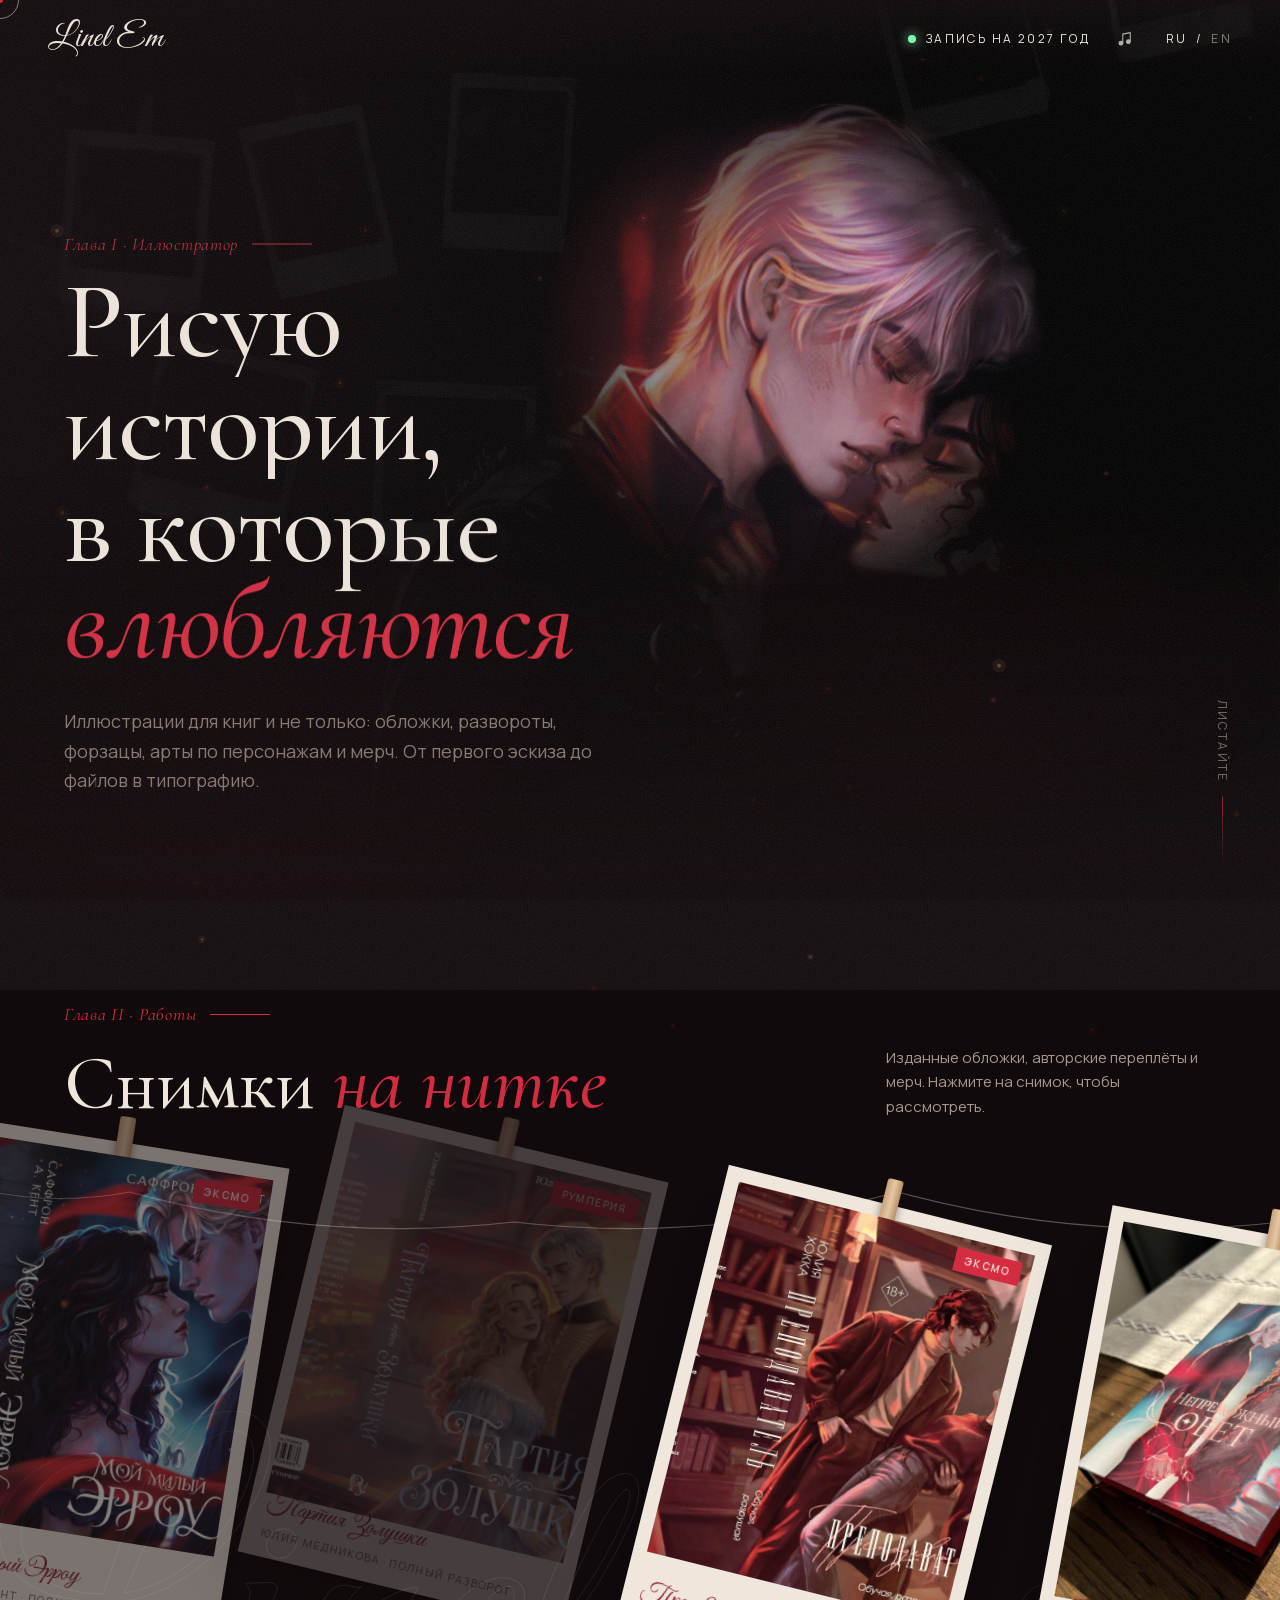
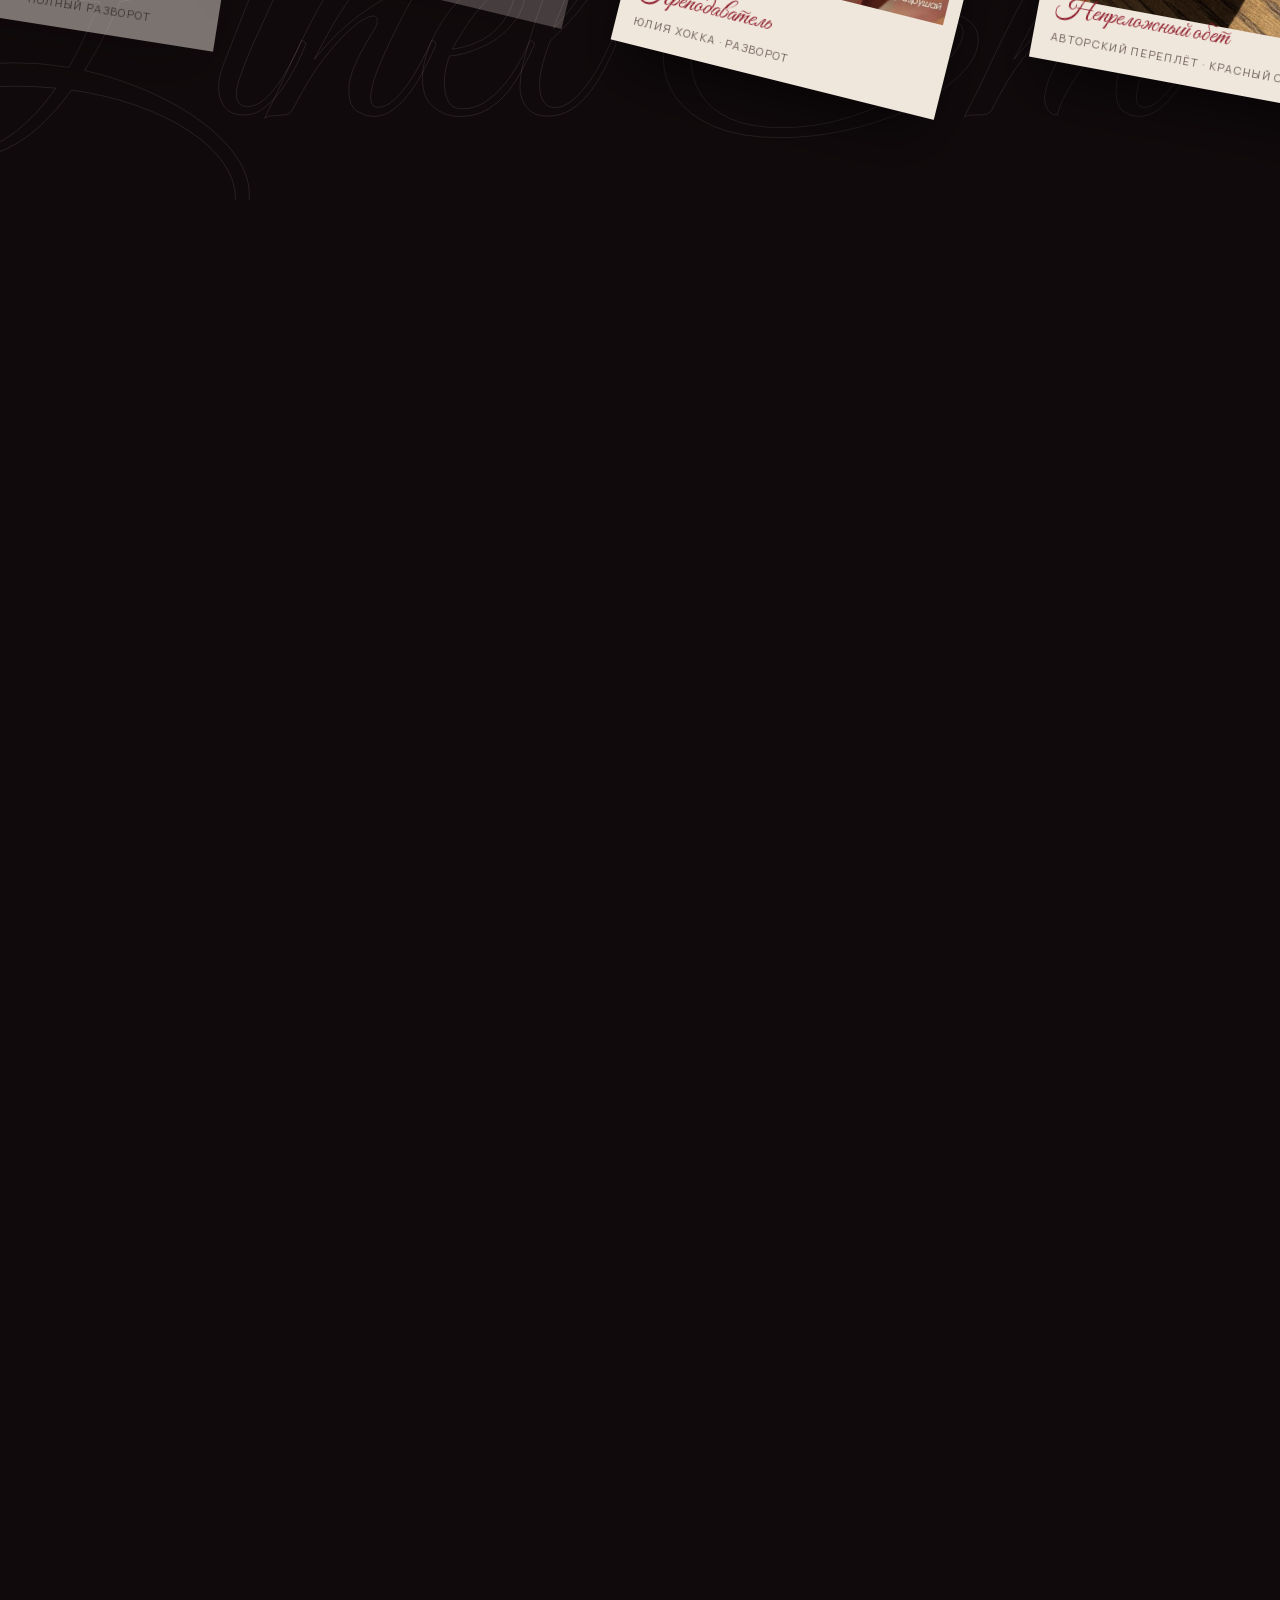
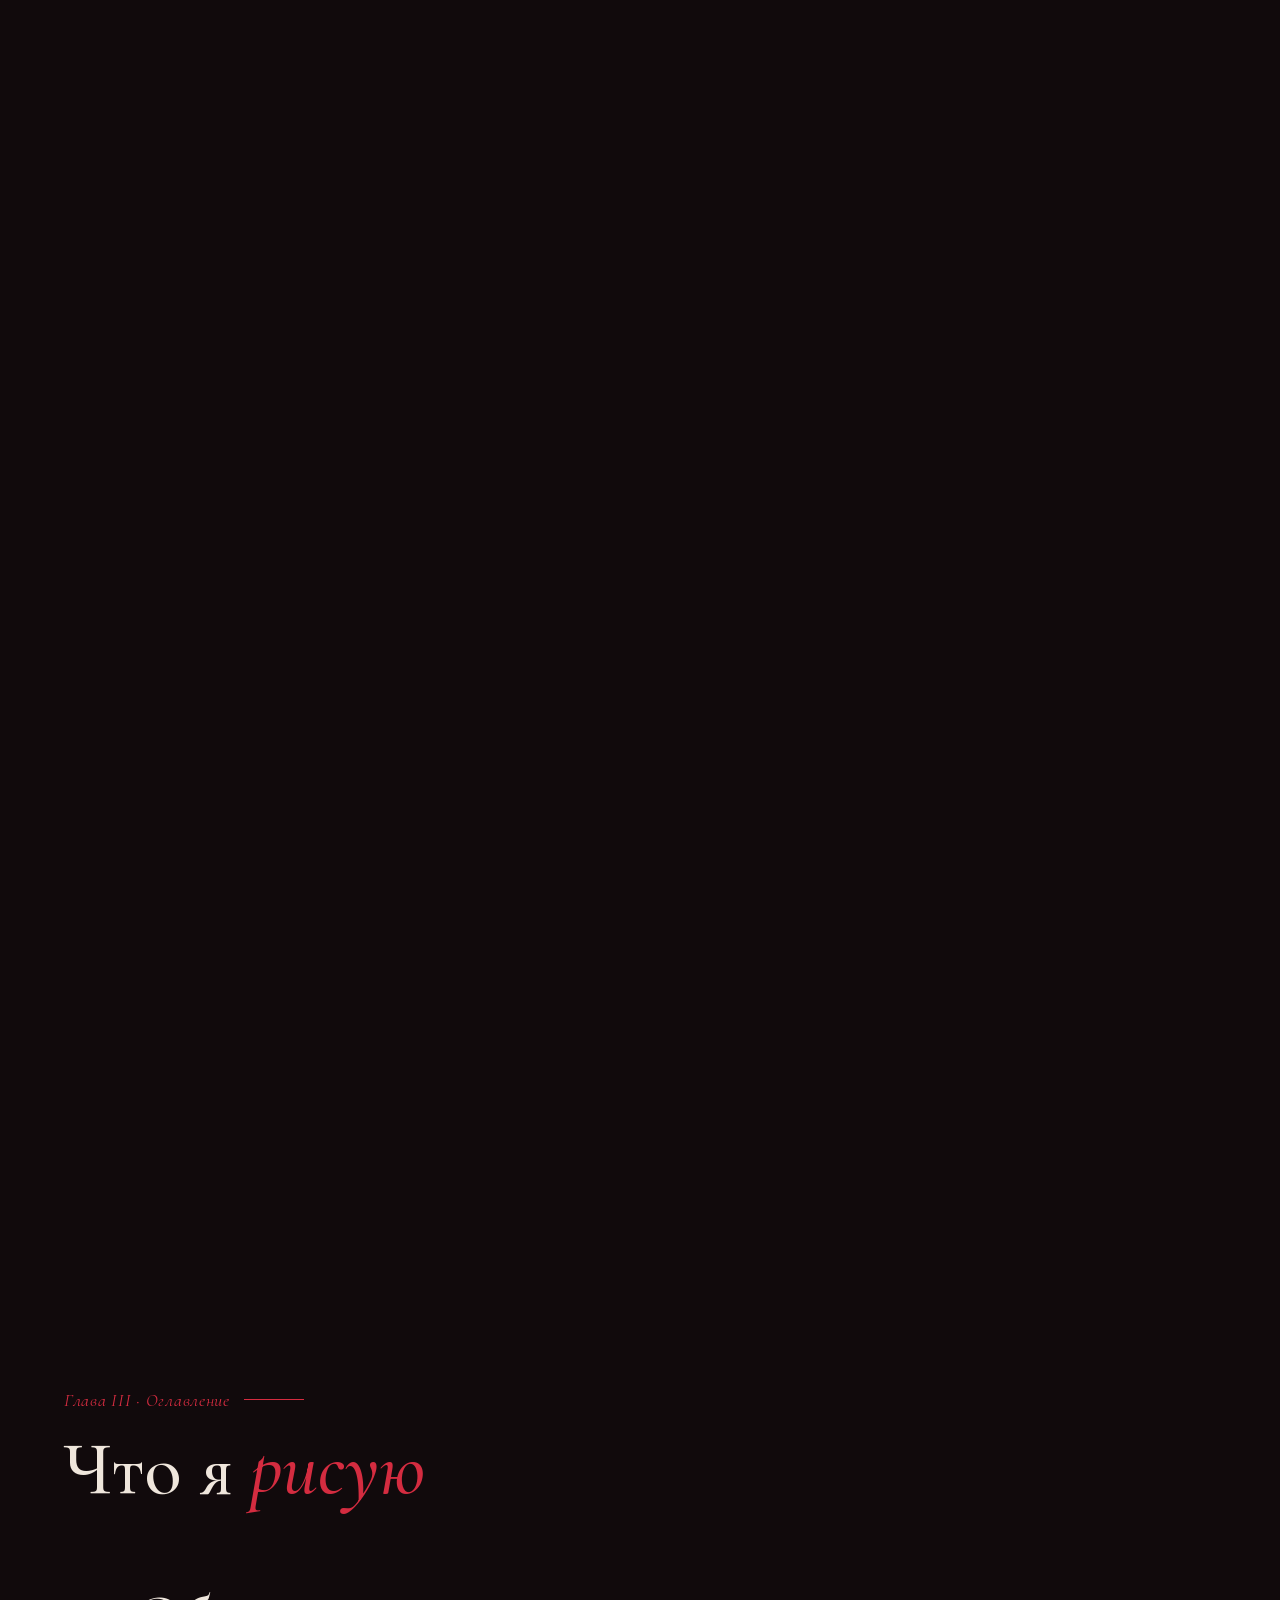
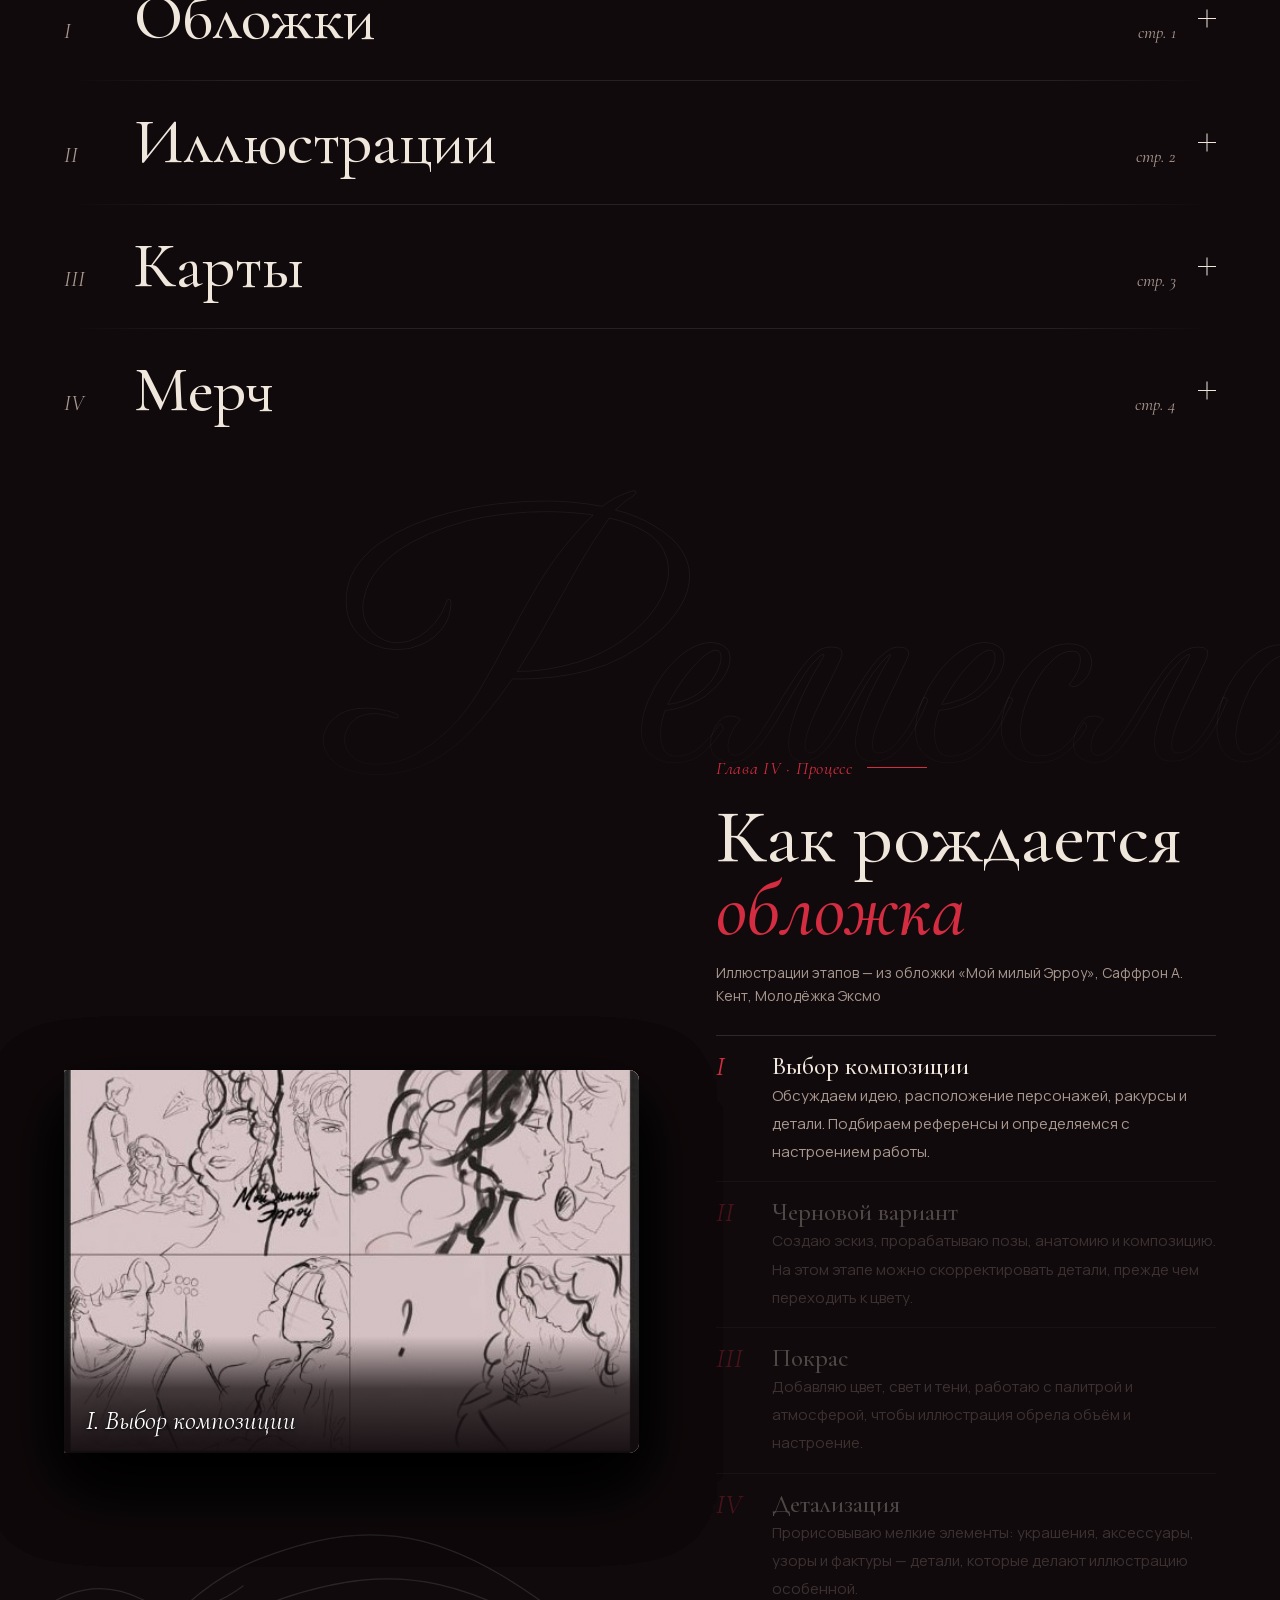
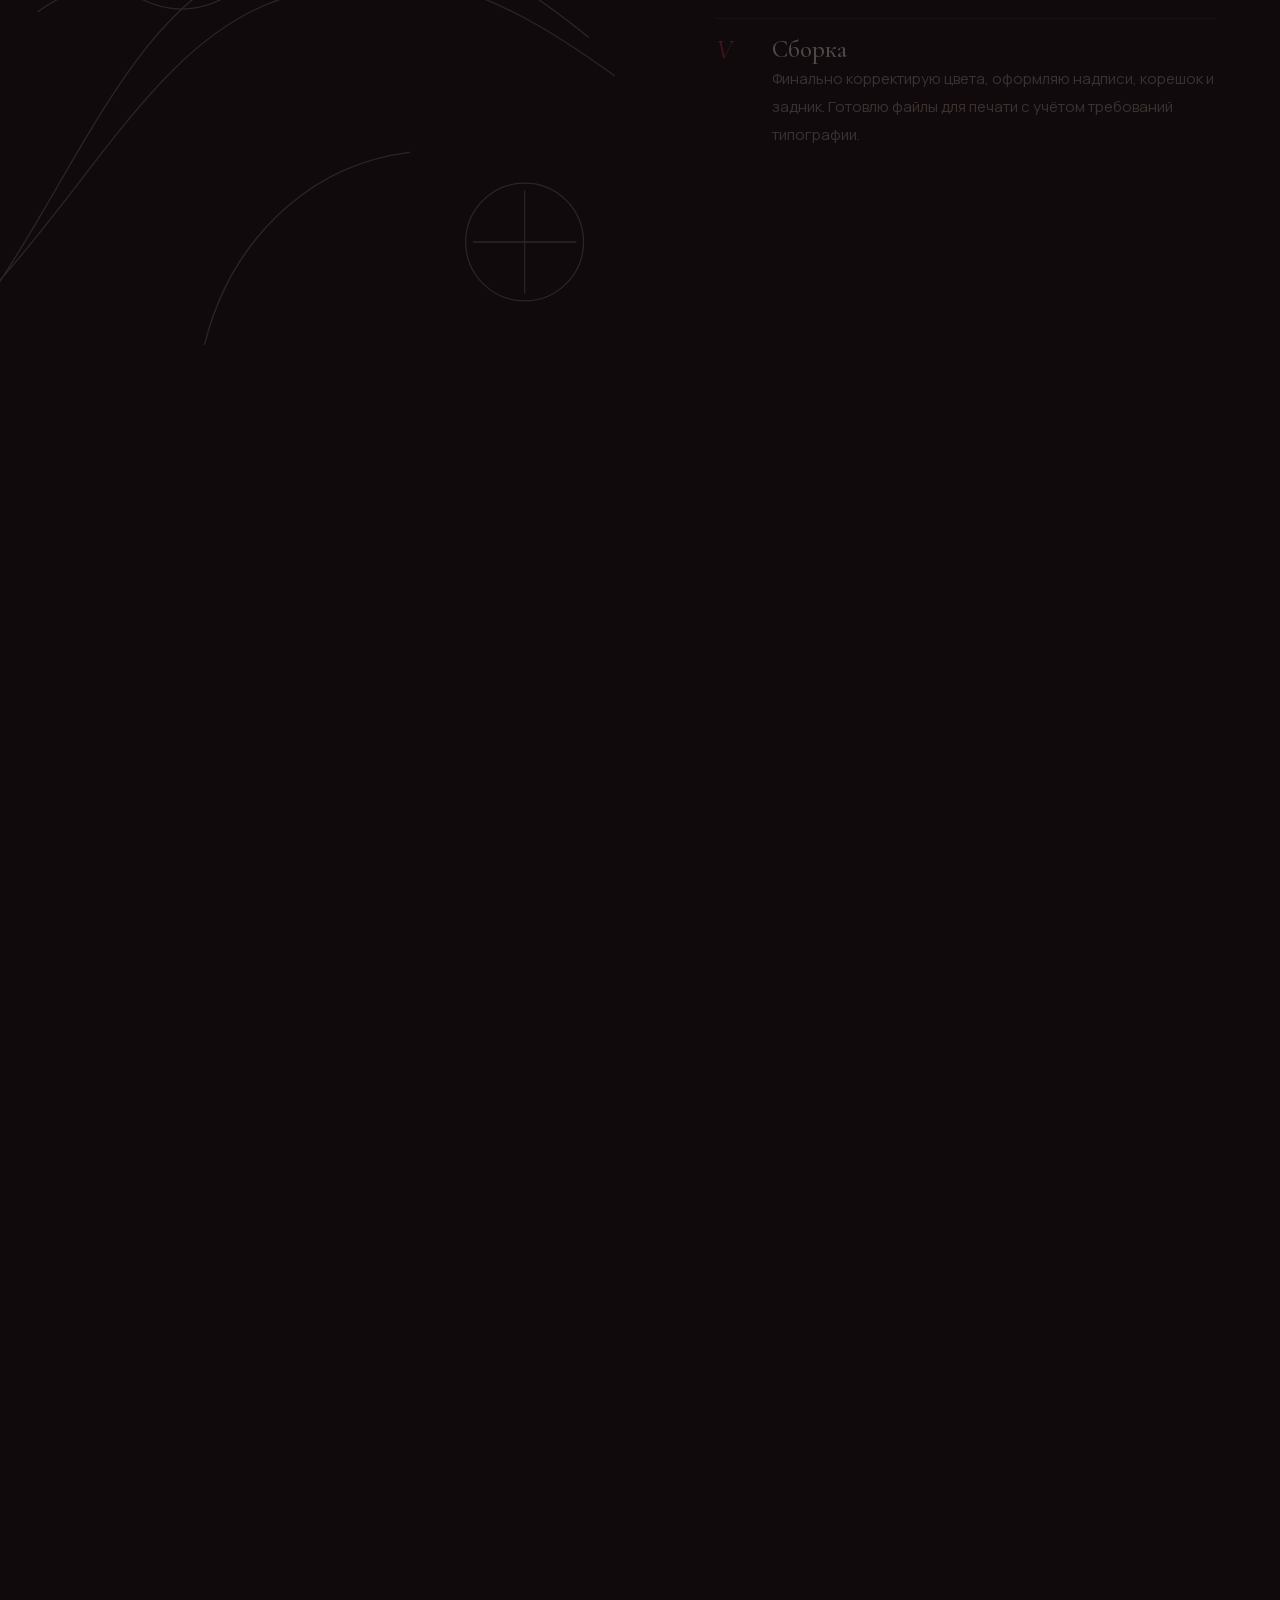
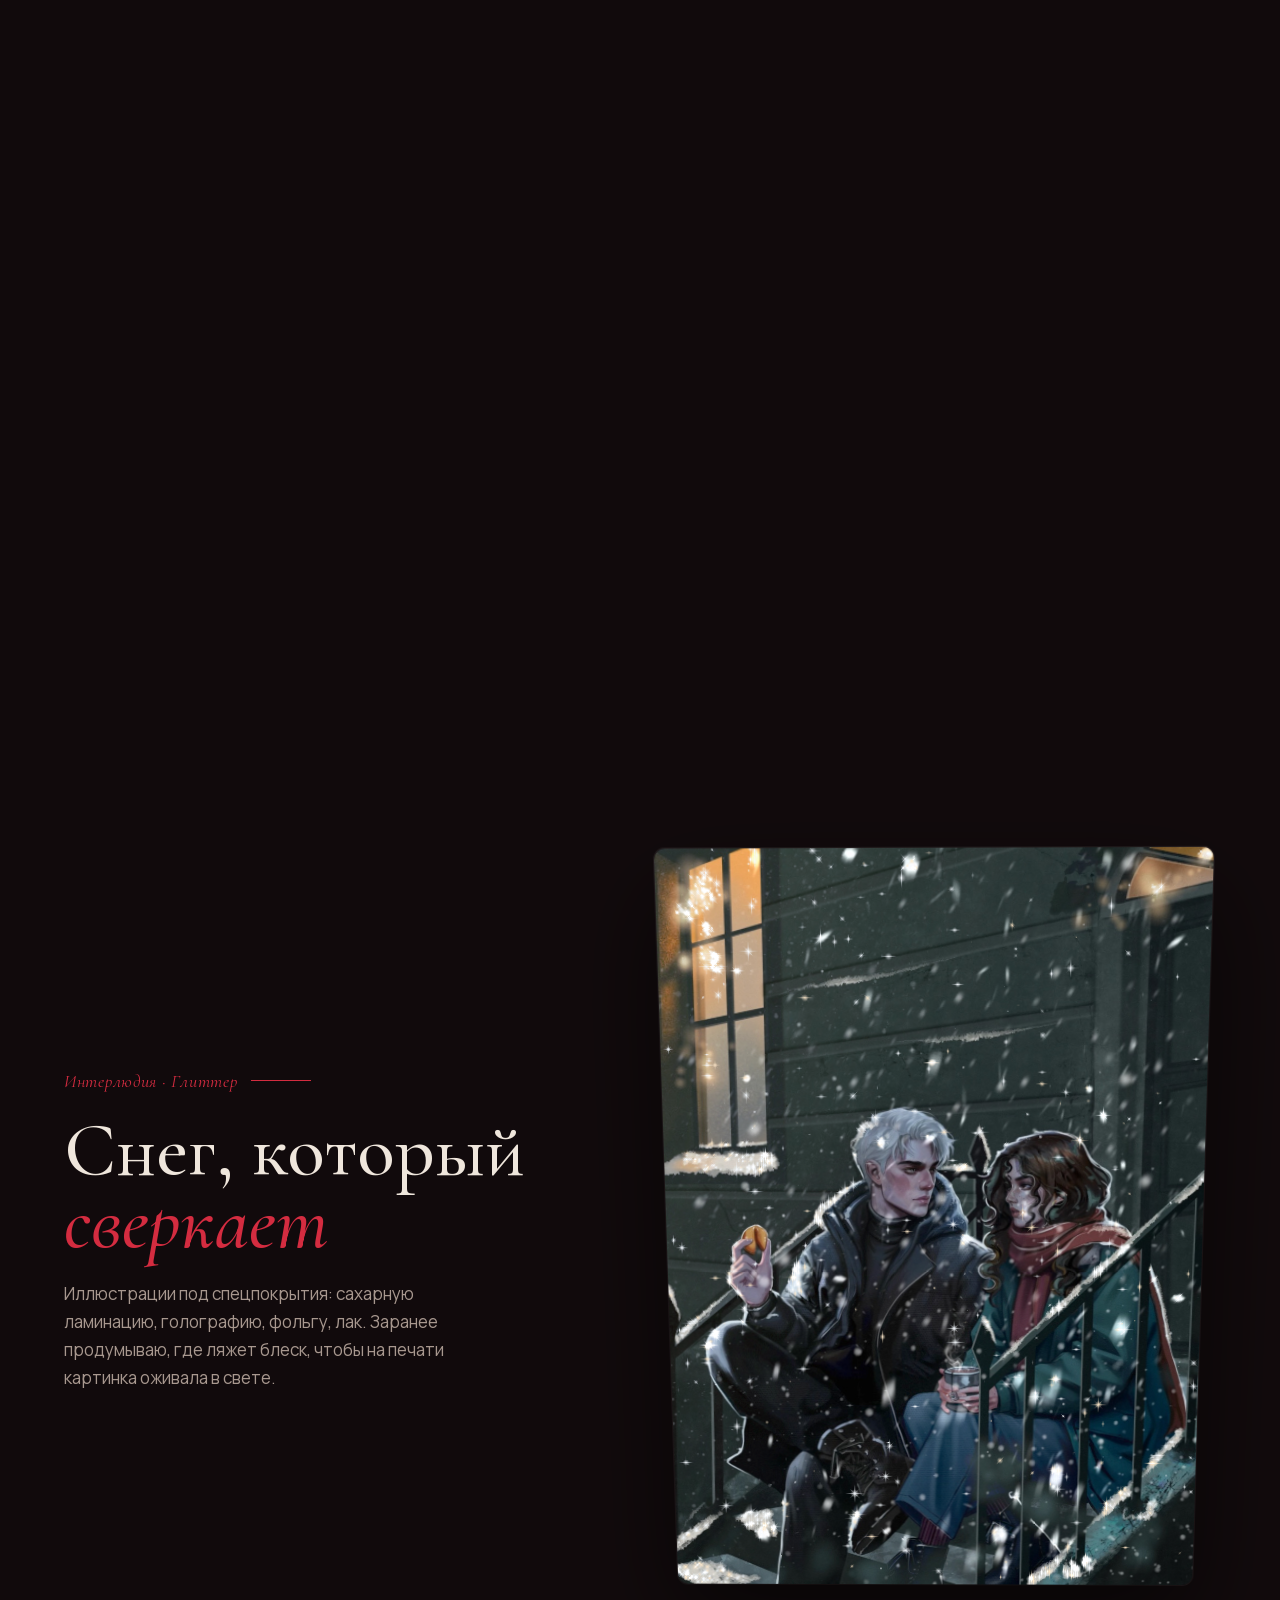
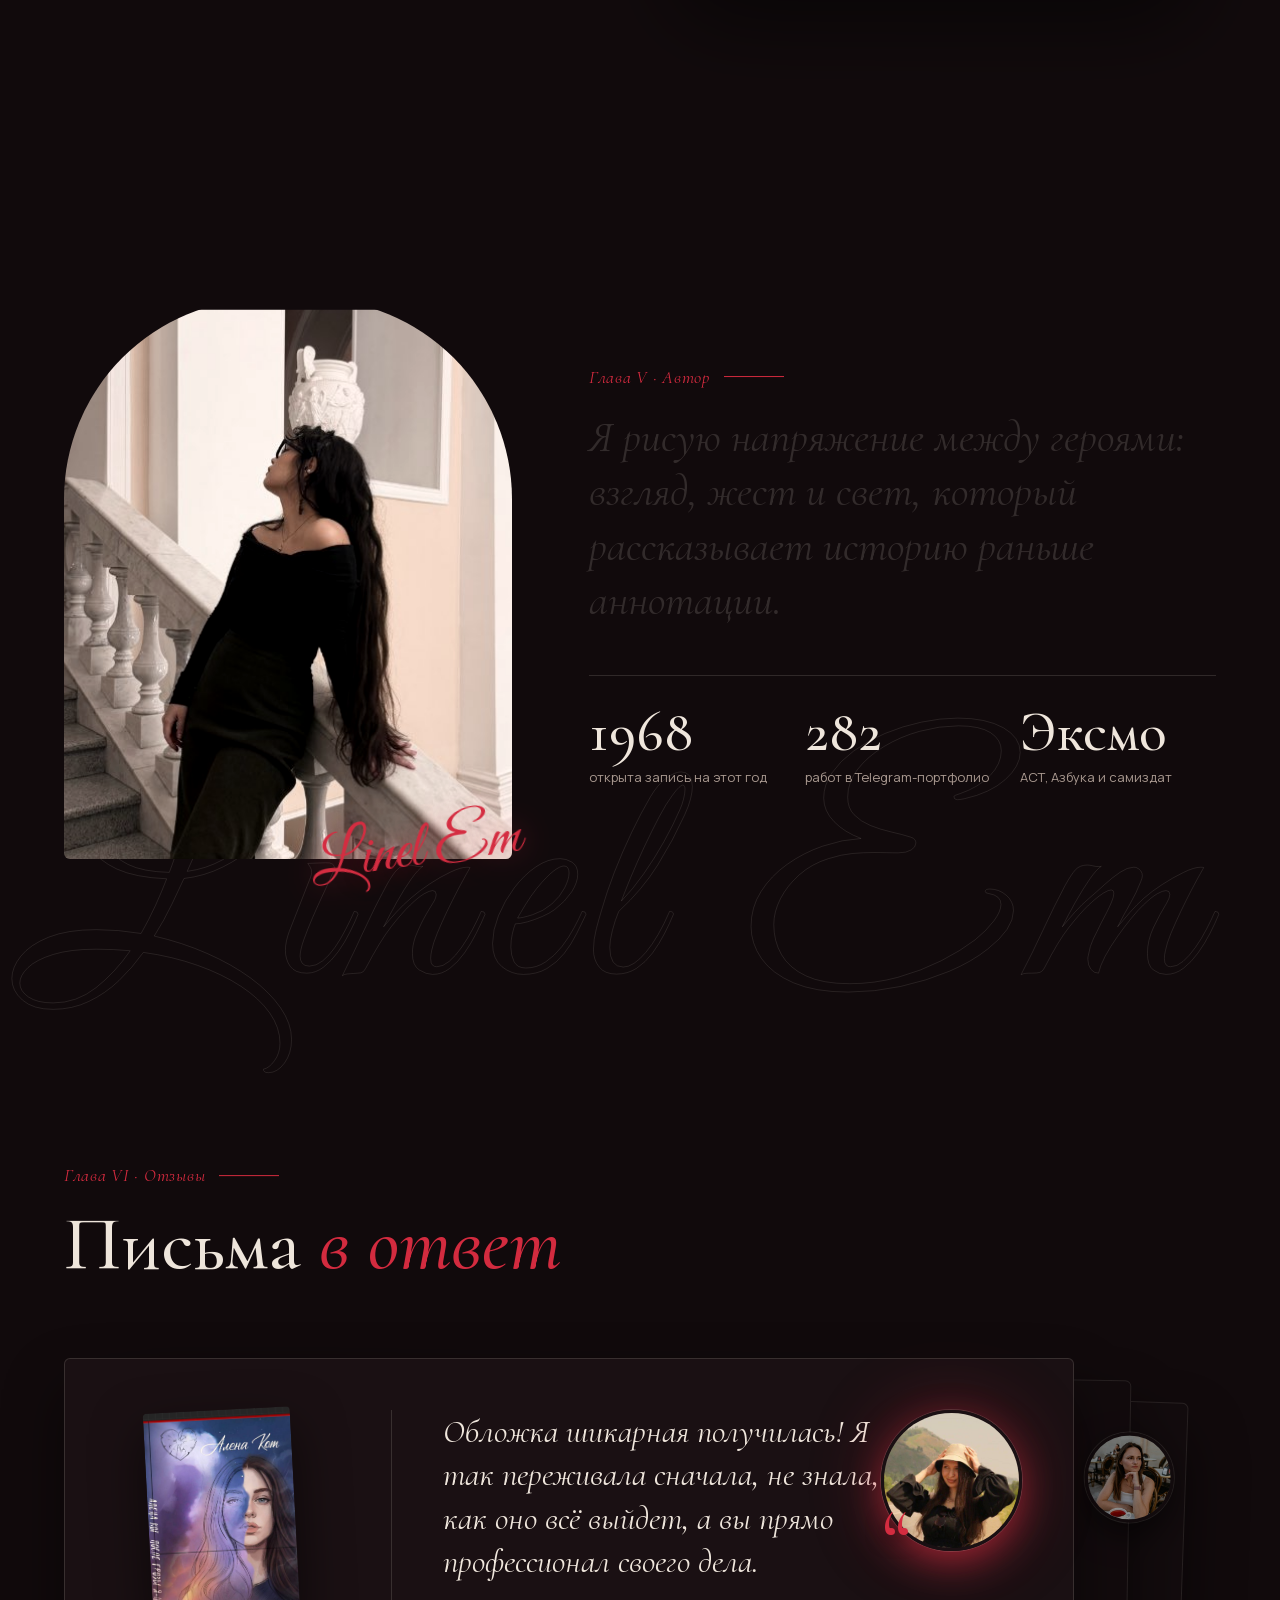
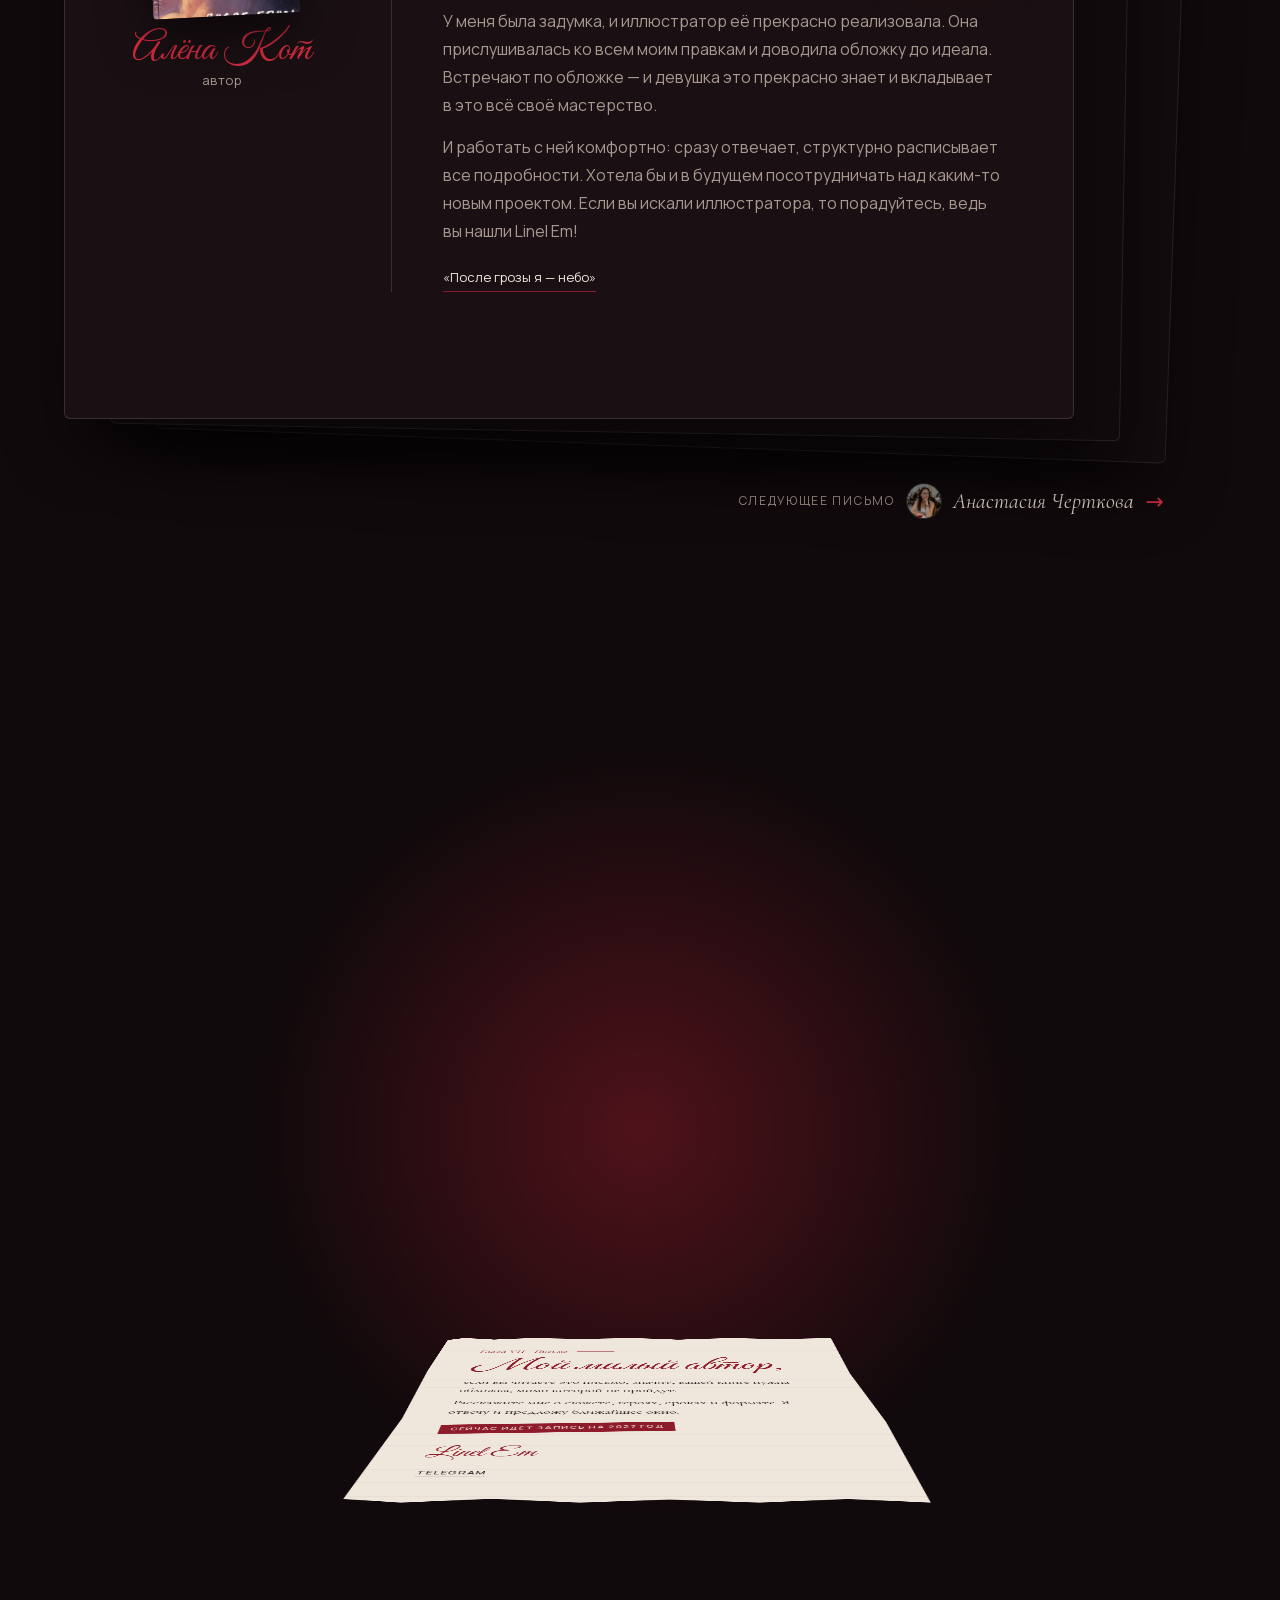
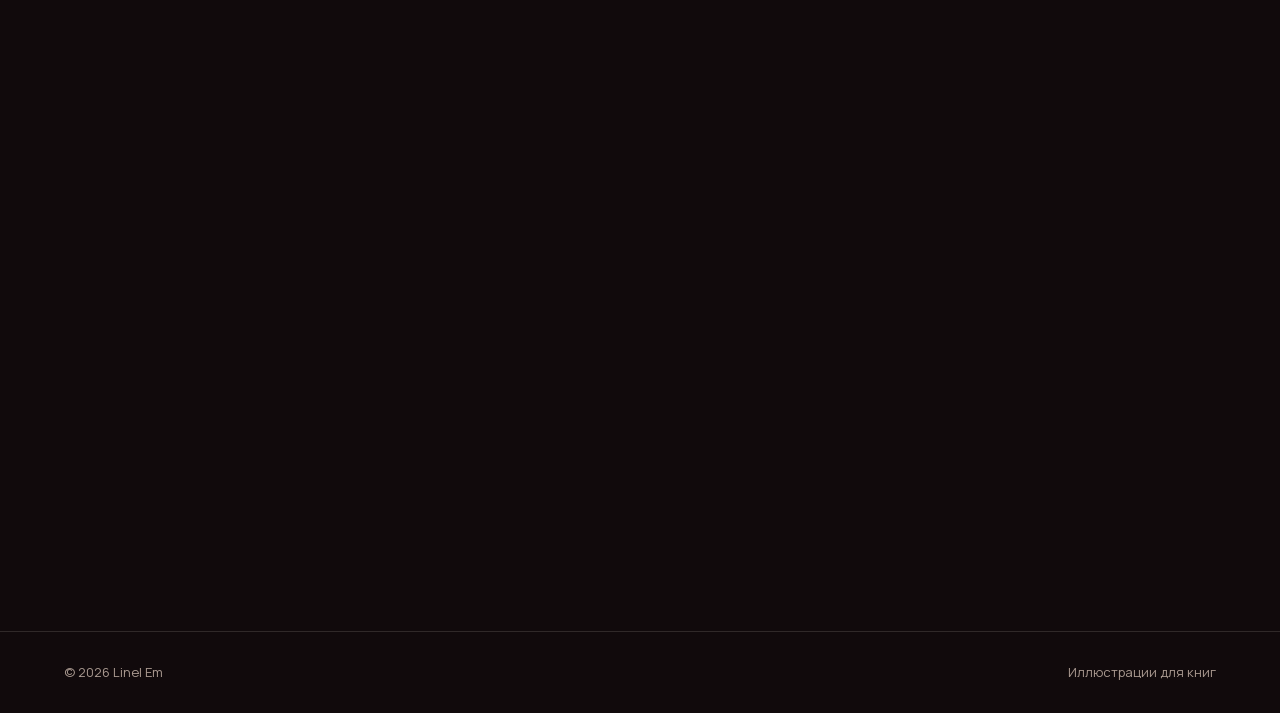
<file: ru/index.html>
<!doctype html>
<html lang="ru">
<head>
<meta charset="utf-8">
<meta name="viewport" content="width=device-width, initial-scale=1">
<title>Linel Em — иллюстрации для книг</title>
<meta name="description" content="Обложки, книжные иллюстрации, игральные карты и мерч для особых изданий. Работаю с издательствами и авторами.">
<meta property="og:type" content="website">
<meta property="og:site_name" content="linelem.ru">
<meta property="og:title" content="Linel Em — иллюстрации для книг">
<meta property="og:description" content="Обложки, книжные иллюстрации, игральные карты и мерч для особых изданий. Работаю с издательствами и авторами.">
<meta property="og:image" content="https://linelem.ru/og.jpg">
<meta property="og:image:width" content="1200">
<meta property="og:image:height" content="630">
<meta property="og:image:alt" content="Linel Em — иллюстрации для книг">
<meta property="og:locale" content="ru_RU">
<meta name="twitter:card" content="summary_large_image">
<link rel="canonical" href="https://linelem.ru/">
<link rel="alternate" hreflang="ru" href="https://linelem.ru/">
<link rel="alternate" hreflang="en" href="https://linelem.com/">
<link rel="alternate" hreflang="x-default" href="https://linelem.com/">
<link rel="icon" href="/icons/favicon.ico" sizes="any">
<link rel="icon" type="image/png" sizes="32x32" href="/icons/favicon-32.png">
<link rel="apple-touch-icon" href="/icons/apple-touch-icon.png">
<link rel="manifest" href="/site.webmanifest">
<meta name="theme-color" content="#110a0c">
<meta property="og:url" content="https://linelem.ru/">
<link rel="preload" href="/img/polaroid.jpg" as="image">
<link rel="preload" href="/fonts/GreatVibes-normal-400-latin.woff2" as="font" type="font/woff2" crossorigin>
<link rel="stylesheet" href="/fonts/fonts.css">
<style>
  :root {
    --bg: #110a0c;
    --bg-2: #1c1013;
    --wine: #8e1b2a;
    --red: #d42c40;
    --cyan: #6fb6c6;
    --paper: #efe6dc;
    --paper-2: #e4d6c6;
    --ink: #2a1a1c;
    --muted: #a8988f;
    --line: rgba(239, 230, 220, .14);
    --serif: "Cormorant Garamond", Georgia, serif;
    --sans: "Manrope", system-ui, sans-serif;
    --script: "Great Vibes", cursive;
    --ease: cubic-bezier(.2, .7, .2, 1);
  }
  * { box-sizing: border-box; margin: 0; padding: 0; }
  html { background: var(--bg); }
  body {
    background: transparent; color: var(--paper);
    font: 400 17px/1.65 var(--sans);
    -webkit-font-smoothing: antialiased; overflow-x: hidden;
  }
  body.loading { overflow: hidden; }
  img { display: block; max-width: 100%; }
  a { color: inherit; text-decoration: none; }
  ::selection { background: var(--red); color: var(--paper); }

  /* film grain, animated */
  .grain {
    position: fixed; inset: -10%; z-index: 90; pointer-events: none; opacity: .11;
    background-image: url("data:image/svg+xml,%3Csvg xmlns='http://www.w3.org/2000/svg' width='200' height='200'%3E%3Cfilter id='n'%3E%3CfeTurbulence type='fractalNoise' baseFrequency='.85' numOctaves='3' stitchTiles='stitch'/%3E%3C/filter%3E%3Crect width='100%25' height='100%25' filter='url(%23n)'/%3E%3C/svg%3E");
    animation: grain 1s steps(6) infinite;
  }
  /* on phones the jittering grain reads as fast-moving noise over the wine light: keep it still and quieter */
  @media (max-width: 900px), (hover: none) { .grain { animation: none; opacity: .05; inset: 0; } }
  @keyframes grain {
    0%,100% { transform: translate(0,0) } 20% { transform: translate(-3%,2%) }
    40% { transform: translate(2%,-3%) } 60% { transform: translate(-2%,-1%) } 80% { transform: translate(3%,3%) }
  }

  /* cursor */
  .cursor, .cursor-ring { position: fixed; top: 0; left: 0; z-index: 100; pointer-events: none; border-radius: 50%; transform: translate(-50%, -50%); }
  .cursor { width: 6px; height: 6px; background: var(--red); }
  .cursor-ring {
    width: 38px; height: 38px; border: 1px solid rgba(239,230,220,.5);
    display: grid; place-items: center;
    font: 600 10px/1 var(--sans); letter-spacing: .12em; text-transform: uppercase; color: var(--bg);
    transition: width .4s var(--ease), height .4s var(--ease), background .4s, border-color .4s;
  }
  .cursor-ring span { opacity: 0; transition: opacity .3s; }
  .cursor-ring.big { width: 96px; height: 96px; background: var(--paper); border-color: var(--paper); }
  .cursor-ring.big span { opacity: 1; }
  @media (hover: none) { .cursor, .cursor-ring { display: none; } }

  /* preloader */
  .loader {
    position: fixed; inset: 0; z-index: 95; background: var(--wine);
    display: grid; place-items: center;
  }
  .loader svg { width: min(420px, 70vw); overflow: visible; }
  .loader text { font: 400 120px var(--script); fill: transparent; stroke: var(--paper); stroke-width: 1.2; stroke-dasharray: 900; stroke-dashoffset: 900; }

  /* nav */
  nav {
    position: fixed; top: 0; inset-inline: 0; z-index: 60;
    display: flex; justify-content: space-between; align-items: center;
    padding: 22px clamp(16px, 4vw, 48px); background: linear-gradient(rgba(17,10,12,.7), rgba(17,10,12,0));
  }
  .sound { all: unset; cursor: pointer; display: flex; align-items: center; gap: 6px; padding: 4px; color: var(--paper); opacity: .75; transition: opacity .3s, color .3s; }
  .sound:hover { opacity: 1; }
  .sound .note { width: 18px; height: 18px; fill: none; stroke: currentColor; stroke-width: 1.4; stroke-linecap: round; stroke-linejoin: round; }
  .sound .note circle { fill: currentColor; }
  .sound .bars { display: flex; align-items: flex-end; gap: 2px; height: 12px; width: 0; overflow: hidden; transition: width .4s var(--ease); }
  .sound .bars i { width: 2px; height: 3px; background: currentColor; border-radius: 1px; animation: eq 1.2s ease-in-out infinite; }
  .sound .bars i:nth-child(2) { animation-delay: -.4s; } .sound .bars i:nth-child(3) { animation-delay: -.8s; }
  .sound.on { opacity: 1; color: var(--red); }
  .sound.on .bars { width: 10px; }
  .sound:focus-visible { outline: 1px solid var(--red); outline-offset: 3px; }
  @keyframes eq { 0%,100% { height: 3px } 50% { height: 12px } }
  .nav-right { display: flex; align-items: center; gap: 22px; }
  .lang { font-size: 12px; letter-spacing: .2em; text-transform: uppercase; display: flex; gap: 8px; }
  .lang span { opacity: 1; } .lang a { opacity: .5; transition: opacity .3s; } .lang a:hover { opacity: 1; }
  .logo { font: 400 34px/1 var(--script); }
  .status { color: inherit; text-decoration: none; transition: opacity .3s; } .status:hover { opacity: .7; }
  .status { font-size: 12px; letter-spacing: .2em; text-transform: uppercase; display: flex; align-items: center; gap: 10px; }
  .status i { width: 8px; height: 8px; border-radius: 50%; background: #7dffb0; box-shadow: 0 0 12px #7dffb0; animation: pulse 2s infinite; }
  @keyframes pulse { 50% { opacity: .3 } }

  /* chapter labels */
  .chapter {
    font: italic 400 18px/1 var(--serif); color: var(--red); letter-spacing: .04em;
    display: flex; align-items: center; gap: 14px; margin-bottom: 24px;
  }
  .chapter::after { content: ""; width: 60px; height: 1px; background: currentColor; }

  /* ===== HERO ===== */
  .hero { position: relative; height: 100svh; min-height: 640px; overflow: hidden; }
  .hero-art { position: absolute; inset: 0; }
  .hero-art img { position: absolute; inset: 0; width: 100%; height: 100%; object-fit: cover; object-position: 70% 25%; }
  .hero-art .dim { filter: grayscale(1) brightness(.22) contrast(1.2); }
  .hero-art { will-change: transform; }
  .hero-art .lit {
    --x: 70%; --y: 40%; --r: 0px;
    -webkit-mask: radial-gradient(circle var(--r) at var(--x) var(--y), #000 0%, #000 45%, transparent 100%);
            mask: radial-gradient(circle var(--r) at var(--x) var(--y), #000 0%, #000 45%, transparent 100%);
  }
  .hero::after { content: ""; position: absolute; inset: 0; background: linear-gradient(90deg, rgba(17,10,12,.92) 0%, rgba(17,10,12,.35) 55%, transparent 80%), linear-gradient(transparent 50%, rgba(17,10,12,.55)); pointer-events: none; -webkit-mask: linear-gradient(#000 50%, transparent); mask: linear-gradient(#000 50%, transparent); }
  .hero-art { -webkit-mask: linear-gradient(#000 55%, transparent); mask: linear-gradient(#000 55%, transparent); }
  .hero-content { position: absolute; z-index: 2; left: clamp(16px, 5vw, 80px); bottom: clamp(60px, 12vh, 130px); max-width: 760px; }
  .hero h1 { font: 500 clamp(52px, 8.5vw, 140px)/.88 var(--serif); letter-spacing: -.01em; }
  .hero h1 .line { display: block; overflow: hidden; padding-bottom: .06em; }
  .hero h1 .ch { display: inline-block; }
  .hero h1 em { color: var(--red); font-style: italic; }
  .hero p { margin: 26px 0 0; max-width: 30em; color: var(--muted); font-size: 18px; }
  .hint { position: absolute; z-index: 2; right: clamp(16px, 4vw, 48px); bottom: 40px; font-size: 12px; letter-spacing: .2em; text-transform: uppercase; color: var(--muted); writing-mode: vertical-rl; display: flex; align-items: center; gap: 14px; }
  .hint::after { content: ""; width: 1px; height: 70px; background: linear-gradient(var(--red), transparent); animation: drip 2s var(--ease) infinite; }
  @keyframes drip { 0% { transform: scaleY(0); transform-origin: top } 50% { transform: scaleY(1); transform-origin: top } 51% { transform-origin: bottom } 100% { transform: scaleY(0); transform-origin: bottom } }

  /* ===== RED THREAD ===== */
  .thread { position: absolute; left: 0; top: 0; width: 100%; height: 100%; pointer-events: none; z-index: 1; overflow: visible; }
  .thread path { fill: none; stroke: var(--red); stroke-width: 1.5; filter: drop-shadow(0 0 6px rgba(212,44,64,.7)); }

  /* ===== POLAROIDS (horizontal) ===== */
  .works { position: relative; }
  .works-pin { height: 100svh; overflow: hidden; display: flex; flex-direction: column; justify-content: center; }
  .works-head { padding: 0 clamp(16px, 5vw, 80px); display: flex; justify-content: space-between; align-items: end; gap: 30px; flex-wrap: wrap; }
  h2 { font: 500 clamp(44px, 6vw, 92px)/.95 var(--serif); }
  h2 em { font-style: italic; color: var(--red); }
  .works-head p { color: var(--muted); max-width: 22em; font-size: 15px; }
  .rope-wrap { position: relative; margin-top: 50px; }
  .rope { position: absolute; top: 0; left: 0; height: 100%; width: 100%; z-index: 0; overflow: visible; }
  .rope path { fill: none; stroke: rgba(239,230,220,.35); stroke-width: 1.2; }
  .track { position: relative; display: flex; gap: clamp(28px, 4vw, 60px); padding: 0 clamp(16px, 5vw, 80px); width: max-content; will-change: transform; }
  .polaroid {
    --rot: 0deg; position: relative; z-index: 1; flex: none; width: clamp(240px, 26vw, 360px);
    background: var(--paper); padding: 14px 14px 64px; color: var(--ink);
    box-shadow: 0 30px 60px rgba(0,0,0,.55); transform-origin: 50% -30px;
    transform: rotate(var(--rot)); cursor: pointer; margin-top: 36px;
  }
  .polaroid::before { /* clothespin */
    content: ""; position: absolute; top: -26px; left: 50%; width: 16px; height: 46px; translate: -50% 0;
    background: linear-gradient(90deg, #c9a27a, #e4c8a4 50%, #b88d63); border-radius: 3px; box-shadow: 0 4px 8px rgba(0,0,0,.4);
  }
  .polaroid:nth-child(odd) { margin-top: 66px; }
  .polaroid .ph { aspect-ratio: 4/5; overflow: hidden; background: #000; }
  .polaroid img { width: 100%; height: 100%; object-fit: cover; filter: sepia(.15) saturate(.95); transition: transform 1s var(--ease), filter .6s; }
  .polaroid:hover img { transform: scale(1.06); filter: none; }
  .polaroid figcaption { position: absolute; left: 18px; right: 18px; bottom: 12px; }
  .polaroid b { display: block; font: 400 26px/1.05 var(--script); color: var(--wine); }
  .polaroid small { font-size: 11px; letter-spacing: .12em; text-transform: uppercase; color: #6b5a55; }
  .tag { position: absolute; top: 24px; right: 24px; background: var(--red); color: var(--paper); font: 600 10px/1 var(--sans); letter-spacing: .14em; text-transform: uppercase; padding: 7px 10px; }
  .polaroid.end { background: transparent; box-shadow: none; display: grid; place-items: center; padding: 0; color: var(--paper); min-height: 380px; }
  .polaroid.end::before { display: none; }
  .polaroid.end a { font: italic 500 34px/1.1 var(--serif); text-align: center; }
  .polaroid.end a span { display: block; font: 600 12px var(--sans); letter-spacing: .2em; text-transform: uppercase; color: var(--red); margin-top: 14px; }

  /* ===== MARQUEE ===== */

  /* ===== SERVICES list with floating preview ===== */
  section { position: relative; padding: clamp(80px, 12vw, 160px) clamp(16px, 5vw, 80px); isolation: isolate; overflow-x: clip; }
  html, body { overflow-x: clip; }

  /* quiet background decor */
  .deco { position: absolute; inset: 0; z-index: -1; pointer-events: none; }
  .deco-word {
    position: absolute; white-space: nowrap; line-height: .8;
    font: 400 clamp(180px, 30vw, 460px)/.8 var(--script); color: transparent;
    -webkit-text-stroke: 1px rgba(239, 230, 220, .1);
  }
  .ambient { position: fixed; inset: 0; z-index: -1; pointer-events: none; overflow: hidden; }
  .ambient i { position: absolute; border-radius: 50%; will-change: transform; }
  .ambient .a1 { width: 70vmax; height: 70vmax; background: radial-gradient(closest-side, var(--wine), transparent); opacity: .2; right: -16vmax; top: -14vmax; }
  .ambient .a2 { width: 58vmax; height: 58vmax; background: radial-gradient(closest-side, #6a1220, transparent); opacity: .16; left: -16vmax; bottom: -14vmax; }
  .ambient .a3 { width: 72vmax; height: 72vmax; background: radial-gradient(closest-side, var(--cyan), transparent); opacity: 0; right: -14vmax; top: 30vh; }
  /* sits in the empty space to the right of the heading and fades out before the list */
  .deco-craft { -webkit-text-stroke-color: rgba(239, 230, 220, .055); right: -6%; bottom: -.62em; font-size: clamp(170px, 26vw, 400px); padding: .35em .15em .1em;
    -webkit-mask: linear-gradient(#000 55%, transparent 92%); mask: linear-gradient(#000 62%, transparent 94%); }
  .deco-sig { left: 1%; bottom: -6%; letter-spacing: .06em; font-size: clamp(90px, 25vw, 460px); }
  @media (max-width: 900px) { .deco-sig { font-size: 40vw; line-height: .9; white-space: normal; bottom: -10%; } .deco-sig span { display: block; } .deco-sig span + span { padding-left: 1.1em; } }
  @media (max-width: 900px) { .deco-craft { font-size: 150px; right: -12%; bottom: -.7em; } }
  .sketch { position: absolute; opacity: .12; }
  .sketch path { fill: none; stroke: var(--paper); stroke-width: 1; stroke-linecap: round; }
  .sparks { position: fixed; inset: 0; z-index: 2; pointer-events: none; }
  .toc { list-style: none; margin-top: 50px; }
  .toc-item { position: relative; }
  .toc-item + .toc-item::before { content: ""; position: absolute; left: 0; right: 0; top: 0; height: 1px; background: linear-gradient(90deg, transparent, rgba(239,230,220,.1) 15%, rgba(239,230,220,.1) 85%, transparent); }
  .toc-head {
    all: unset; box-sizing: border-box; width: 100%; cursor: pointer;
    display: flex; align-items: baseline; gap: clamp(12px, 2vw, 22px); padding: clamp(20px, 3vw, 30px) 0;
  }
  .toc-head:focus-visible { outline: 1px solid var(--red); outline-offset: 4px; }
  .toc-n { flex: none; width: 48px; font: italic 400 22px/1 var(--serif); color: var(--muted); transition: color .5s; }
  .toc-item.open .toc-n, .toc-head:hover .toc-n { color: var(--red); }
  .toc-t { font: 500 clamp(36px, 5vw, 68px)/1 var(--serif); transition: color .5s, letter-spacing .7s var(--ease); white-space: nowrap; }
  .toc-dots { flex: 1; min-width: 20px; border-bottom: 1px solid rgba(212,44,64,.5); transform: translateY(-.35em) scaleX(0); transform-origin: left; transition: transform .8s var(--ease), border-color .5s; }
  .toc-p { flex: none; font: italic 400 18px/1 var(--serif); color: var(--muted); }
  .toc-plus { flex: none; position: relative; width: 18px; height: 18px; align-self: center; }
  .toc-plus::before, .toc-plus::after { content: ""; position: absolute; left: 0; top: 50%; width: 100%; height: 1px; background: var(--paper); transition: transform .6s var(--ease); }
  .toc-plus::after { transform: rotate(90deg); }
  .toc-head:hover .toc-t { letter-spacing: .015em; }
  .toc-head:hover .toc-dots { transform: translateY(-.35em) scaleX(1); }
  .toc-item.open .toc-t { color: var(--red); font-style: italic; }
  .toc-item.open .toc-plus::after { transform: rotate(0deg); }
  .toc-item.open .toc-dots { border-color: rgba(212,44,64,.6); transform: translateY(-.35em) scaleX(1); }
  .toc-body { display: grid; grid-template-rows: 0fr; transition: grid-template-rows .9s var(--ease); }
  .toc-item.open .toc-body { grid-template-rows: 1fr; }
  .toc-inner { overflow: hidden; min-height: 0; }
  .toc-content { display: grid; grid-template-columns: minmax(0, 1fr) minmax(0, 1.7fr); gap: clamp(24px, 4vw, 60px); padding: 4px 0 40px 70px; align-items: end; }
  .toc-content p { color: var(--muted); font-size: 16px; max-width: 28em; opacity: 0; transform: translateY(16px); transition: opacity .7s .2s, transform .9s .2s var(--ease); }
  .toc-tags { list-style: none; display: flex; flex-wrap: wrap; gap: 8px; margin-top: 20px; opacity: 0; transition: opacity .7s .35s; }
  .toc-tags li { border: 1px solid var(--line); border-radius: 999px; padding: 6px 13px; font-size: 12px; letter-spacing: .06em; color: var(--muted); }
  .toc-item.open .toc-content p { opacity: 1; transform: none; }
  .toc-item.open .toc-tags { opacity: 1; }
  .toc-gallery { display: flex; gap: clamp(10px, 1.6vw, 18px); align-items: flex-end; }
  .toc-gallery figure { --r: 0deg; flex: 1; min-width: 0; cursor: pointer; }
  .toc-gallery img {
    width: 100%; aspect-ratio: 3/4; object-fit: cover; border-radius: 3px; box-shadow: 0 20px 50px rgba(0,0,0,.5);
    opacity: 0; filter: blur(12px) grayscale(1) brightness(.5) sepia(.6); transform: translateY(40px) rotate(var(--r));
    transition: opacity .8s, filter 1.6s var(--ease), transform 1.1s var(--ease);
  }
  .toc-gallery figure:nth-child(2) img { transition-delay: .12s; }
  .toc-gallery figure:nth-child(3) img { transition-delay: .24s; }
  .toc-item.open .toc-gallery img { opacity: 1; filter: none; transform: rotate(var(--r)); }
  .toc-item.open .toc-gallery figure:hover img { transform: translateY(-8px) rotate(0deg) scale(1.03); transition-delay: 0s; }
  .toc-gallery figcaption { font: italic 400 15px var(--serif); color: var(--muted); margin-top: 10px; opacity: 0; transition: opacity .6s .6s; }
  .toc-item.open .toc-gallery figcaption { opacity: 1; }
  .deck { position: relative; height: clamp(340px, 32vw, 440px); perspective: 1400px; }
  .pcard {
    --i: 0; position: absolute; left: 50%; bottom: clamp(60px, 6vw, 90px); width: clamp(130px, 13vw, 180px); aspect-ratio: 5/7;
    margin-left: calc(clamp(130px, 13vw, 180px) / -2); border-radius: 12px; padding: 7px;
    background: var(--paper); box-shadow: 0 24px 50px rgba(0,0,0,.55); cursor: pointer;
    transform-origin: 50% 120%; transform: rotate(0deg) translateY(30px); opacity: 0;
    transition: transform 1.1s var(--ease), opacity .6s, box-shadow .4s;
    transition-delay: calc(var(--i) * 70ms);
  }
  .pcard .face { position: relative; height: 100%; border-radius: 7px; overflow: hidden; outline: 1px solid rgba(142,27,42,.7); outline-offset: -5px; }
  .pcard img { width: 100%; height: 100%; object-fit: cover; }
  .pcard .pip { position: absolute; z-index: 1; font: 500 18px/1 var(--serif); color: var(--paper); text-shadow: 0 1px 6px rgba(0,0,0,.7); text-align: center; }
  .pcard .pip small { display: block; font-size: 13px; color: var(--red); }
  .pcard .pip.tl { top: 10px; left: 10px; } .pcard .pip.br { bottom: 10px; right: 10px; transform: rotate(180deg); }
  .pcard.back .face {
    background:
      radial-gradient(circle at 50% 50%, transparent 30%, rgba(0,0,0,.35) 100%),
      repeating-linear-gradient(45deg, rgba(239,230,220,.13) 0 1px, transparent 1px 14px),
      repeating-linear-gradient(-45deg, rgba(239,230,220,.13) 0 1px, transparent 1px 14px),
      var(--wine);
    display: grid; place-items: center;
  }
  .pcard.back .mono { width: 58%; aspect-ratio: 1; border-radius: 50%; border: 1px solid rgba(239,230,220,.55); display: grid; place-items: center; font: 400 34px/1 var(--script); color: var(--paper); box-shadow: 0 0 0 6px rgba(142,27,42,.9), 0 0 0 7px rgba(239,230,220,.35); }
  .toc-item.open .pcard { opacity: 1; transform: rotate(calc((var(--i) - 2) * 13deg)) translateX(calc((var(--i) - 2) * 50px)); }
  .toc-item.open .pcard:hover { transform: rotate(calc((var(--i) - 2) * 13deg)) translateX(calc((var(--i) - 2) * 50px)) translateY(-34px); box-shadow: 0 40px 70px rgba(0,0,0,.6); transition-delay: 0s; z-index: 5; }

  /* ===== PROCESS: stacked pages ===== */
  .proc-h { margin-bottom: 14px; }
  .proc-note { color: var(--muted); font-size: 14px; margin-bottom: 28px; }
  .process { display: grid; grid-template-columns: 1.15fr 1fr; gap: clamp(30px, 6vw, 100px); min-height: 100svh; align-items: center; }
  .pages { position: relative; aspect-ratio: 3/2; width: min(640px, 100%); justify-self: center; perspective: 1600px; }
  .page {
    position: absolute; inset: 0; border-radius: 3px 10px 10px 3px; overflow: hidden;
    transform-origin: left center; box-shadow: 0 30px 70px rgba(0,0,0,.55); backface-visibility: hidden;
    background: var(--paper-2);
  }
  .page img { width: 100%; height: 100%; object-fit: cover; }
  .page .lbl { position: absolute; left: 0; right: 0; bottom: 0; padding: 70px 22px 18px; background: linear-gradient(transparent, rgba(17,10,12,.75) 45%, rgba(17,10,12,.96)); font: italic 400 27px/1.1 var(--serif); color: #fff; text-shadow: 0 1px 2px rgba(0,0,0,.8), 0 0 18px rgba(0,0,0,.6); }
  .steps { list-style: none; }
  .steps li { padding: 16px 0; border-top: 1px solid var(--line); opacity: .28; transition: opacity .5s; display: grid; grid-template-columns: 56px 1fr; }
  .steps li.on { opacity: 1; }
  .steps li { cursor: pointer; }
  .steps li:hover { opacity: .7; }
  .steps li.on:hover { opacity: 1; }
  .steps li::before { content: attr(data-n); font: italic 400 28px/1 var(--serif); color: var(--red); }
  .steps b { display: block; font: 500 25px/1.15 var(--serif); }
  .steps span { color: var(--muted); font-size: 15px; }


  /* ===== GLITTER INTERLUDE ===== */
  .glitter { min-height: 100svh; display: grid; grid-template-columns: 1fr 1.1fr; gap: clamp(30px, 6vw, 100px); align-items: center; }
  .gl-text p { color: var(--muted); max-width: 26em; margin-top: 20px; }
  .gl-stage { perspective: 1400px; justify-self: center; width: min(520px, 100%, calc(80svh * .72)); }
  .gl-card { position: relative; aspect-ratio: 1008/1400; border-radius: 10px; overflow: hidden; will-change: transform;
    box-shadow: 0 40px 100px rgba(0,0,0,.6), 0 0 0 1px rgba(239,230,220,.08); }
  .gl-card img { position: absolute; inset: 0; width: 100%; height: 100%; object-fit: cover; }
  .gl-card canvas { position: absolute; inset: 0; width: 100%; height: 100%; pointer-events: none; }
  .gl-sheen { position: absolute; inset: -20%; pointer-events: none; mix-blend-mode: color-dodge; opacity: var(--sheen, .25);
    background: linear-gradient(115deg, transparent 30%, rgba(255,160,200,.55) 42%, rgba(160,220,255,.6) 50%, rgba(255,240,180,.5) 58%, transparent 70%);
    background-size: 250% 250%; background-position: var(--sx, 0%) var(--sy, 50%); }
  .gl-glare { position: absolute; inset: 0; pointer-events: none; mix-blend-mode: soft-light;
    background: radial-gradient(circle at var(--gx, 50%) var(--gy, 30%), rgba(255,255,255,.55), transparent 45%); opacity: var(--glare, .4); }
  /* phones: blend modes over a canvas that redraws every frame force a full recomposite on iOS */
  .gl-card.lite { animation: gl-sway 6s ease-in-out infinite; }
  .gl-spk { position: absolute; translate: -50% -50%; background-size: contain; pointer-events: none; opacity: 0; animation: gl-twinkle 3s ease-in-out infinite; will-change: opacity, transform; }
  @keyframes gl-sway { 0%, 100% { transform: rotateY(-13deg) rotateX(4deg) scale(1.02); } 50% { transform: rotateY(13deg) rotateX(-5deg) scale(1.04); } }
  @keyframes gl-twinkle { 0%, 40%, 100% { opacity: 0; transform: scale(.3); } 70% { opacity: 1; transform: scale(1); } }
  @media (max-width: 900px) {
    .glitter { grid-template-columns: 1fr; align-content: center; gap: 28px; }
    .gl-stage { width: 86%; }
  }

  /* ===== ABOUT ===== */
  .about { display: grid; grid-template-columns: 5fr 7fr; gap: clamp(30px, 6vw, 100px); align-items: center; }
  .portrait { position: relative; }
  .portrait .frame { overflow: hidden; border-radius: 200px 200px 6px 6px; }
  .portrait img { width: 100%; aspect-ratio: 4/5; object-fit: cover; filter: grayscale(.3) contrast(1.05); scale: 1.15; }
  .portrait .sig { position: absolute; bottom: -24px; right: -10px; font: 400 64px/1 var(--script); color: var(--red); transform: rotate(-8deg); text-shadow: 0 0 30px rgba(212,44,64,.5); }
  .quote { font: italic 400 clamp(28px, 3.4vw, 46px)/1.25 var(--serif); }
  .quote .w { opacity: .15; transition: opacity .3s; }
  .quote .w.on { opacity: 1; }
  .facts { display: grid; grid-template-columns: repeat(3, 1fr); gap: 20px; margin-top: 48px; border-top: 1px solid var(--line); padding-top: 28px; }
  .facts b { display: block; font: 500 clamp(40px, 4.5vw, 60px)/1 var(--serif); color: var(--paper); }
  .facts span { font-size: 13px; color: var(--muted); }

  /* ===== REVIEWS ===== */
  .reviews h2 { margin: 18px 0 clamp(40px, 6vw, 80px); }
  .rv-list { display: grid; gap: clamp(40px, 6vw, 80px); }
  .rv { display: grid; grid-template-columns: minmax(180px, 3fr) 9fr; gap: clamp(24px, 5vw, 80px); align-items: start; }
  .rv-side { position: relative; display: flex; flex-direction: column; align-items: center; text-align: center; gap: 14px; }
  .rv-cover { width: 70%; aspect-ratio: 5/7; object-fit: cover; border-radius: 4px; box-shadow: 0 20px 50px rgba(0,0,0,.55); transform: rotate(-3deg); }
  .rv-ava { width: 84px; height: 84px; border-radius: 50%; object-fit: cover; border: 3px solid var(--bg); margin-top: -46px; margin-left: 46%; position: relative; box-shadow: 0 0 0 1px var(--line); }
  .rv-name { font: 400 40px/1 var(--script); color: var(--red); }
  .rv-role { font-size: 13px; color: var(--muted); letter-spacing: .04em; }
  .rv-body { position: relative; border-left: 1px solid var(--line); padding-left: clamp(20px, 4vw, 56px); }
  .rv-body::before { content: "\201C"; position: absolute; left: clamp(4px, 2vw, 30px); top: -.35em; font: 400 140px/1 var(--serif); color: var(--wine); opacity: .6; pointer-events: none; }
  .rv-lead { font: italic 400 clamp(24px, 2.6vw, 36px)/1.3 var(--serif); color: var(--paper); position: relative; }
  .rv-text { margin-top: 24px; font-size: 16px; line-height: 1.75; color: var(--muted); max-width: 62ch; }
  .rv-text p + p { margin-top: 14px; }
  .rv-book { display: inline-block; margin-top: 22px; font-size: 13px; color: var(--paper); border-bottom: 1px solid var(--wine); padding-bottom: 2px; }
  @media (max-width: 700px) {
    .rv { grid-template-columns: 1fr; }
    .rv-side { flex-direction: row; text-align: left; align-items: center; }
    .rv-cover { width: 76px; transform: rotate(-3deg); }
    .rv-ava { width: 56px; height: 56px; margin: 0 0 0 -30px; align-self: flex-end; }
    .rv-side > div { display: grid; gap: 4px; }
    .rv-name { font-size: 32px; }
    .rv-body { border-left: 0; padding-left: 0; }
    .rv-body::before { left: -6px; top: -.55em; font-size: 110px; }
  }

  .rv-solo .rv-ava { width: 160px; height: 160px; margin: 0; border: 0; box-shadow: 0 0 0 1px var(--line), 0 20px 50px rgba(0,0,0,.55); }
  @media (max-width: 700px) { .rv-solo .rv-ava { width: 76px; height: 76px; } }
  /* reviews as a stack of letters */
  .rv-stack { max-width: 1100px; }
  .reviews .rv-list { display: grid; gap: 0; padding: 0 clamp(64px, 7vw, 96px) 30px 0; }
  .reviews .rv { --k: 0; grid-area: 1 / 1; background: #1a1013; border: 1px solid var(--line); border-radius: 6px; padding: clamp(28px, 4vw, 60px); box-shadow: 0 30px 60px rgba(0,0,0,.45);
    transform: translate(calc(var(--k) * clamp(28px, 4vw, 46px)), calc(var(--k) * 10px)) rotate(calc(var(--k) * 1deg)); z-index: calc(10 - var(--k));
    transition: transform .7s var(--ease), opacity .5s, filter .5s; transform-origin: 30% 100%; cursor: pointer; }
  .reviews .rv:not(.on) { filter: brightness(.7); }
  .reviews .rv:not(.on) > :not(.rv-ava) { opacity: 0; transition: opacity .3s; }
  @media (max-width: 700px) { .reviews .rv-list { padding-right: 34px; } }
  .reviews .rv.on { cursor: default; }
  .reviews .rv { align-content: start; }
  @media (max-width: 700px) { .reviews .rv-side { align-items: center; } }
  .reviews .rv.on > * { transition: opacity .5s .25s; }
  .reviews .rv.far { opacity: 0; pointer-events: none; }
  .reviews .rv.out { transform: translate(-30%, 40px) rotate(-10deg); opacity: 0; z-index: 20; transition: transform .55s cubic-bezier(.5,0,.75,0), opacity .55s; }
  .reviews .rv:not(.on):hover { filter: brightness(.85); }
  .rv-next { display: flex; align-items: center; gap: 12px; margin: 26px 0 0 auto; background: none; border: 0; color: var(--paper); font: inherit; cursor: pointer; padding: 8px 0; }
  .rv-next-label { font-size: 12px; letter-spacing: .14em; text-transform: uppercase; color: var(--muted); }
  .rv-next img { width: 34px; height: 34px; border-radius: 50%; object-fit: cover; box-shadow: 0 0 0 1px var(--line); }
  .rv-next-name { font: italic 400 22px/1 var(--serif); }
  .rv-next i { font-style: normal; color: var(--red); font-size: 22px; transition: translate .3s var(--ease); }
  .rv-next:hover i { translate: 6px 0; }
  @media (max-width: 700px) { .rv-next-label { display: none; } .rv-next { margin-left: 0; } }
  /* author photo lives in the top-right corner; on the next letter it peeks past the edge, then slides into place */
  .reviews .rv { --av: clamp(64px, 7vw, 96px); --pd: clamp(28px, 4vw, 60px); position: relative; }
  .reviews .rv .rv-ava { position: absolute; top: var(--pd); right: var(--pd); width: var(--av); height: var(--av); margin: 0; border: 3px solid #1a1013; box-shadow: 0 0 0 1px var(--line), 0 12px 30px rgba(0,0,0,.5); z-index: 2;
    translate: 0 0; transition: translate .8s var(--ease), width .8s var(--ease), height .8s var(--ease), box-shadow .8s, opacity .4s; }
  .reviews .rv.on { --av: clamp(100px, 11vw, 150px); }
  .reviews .rv.on .rv-ava { box-shadow: 0 0 0 1px var(--line), 0 14px 40px -6px rgba(212,44,64,.7), 0 0 70px rgba(212,44,64,.35); }
  .reviews .rv[style*="--k: 1"] .rv-ava { translate: calc(var(--pd) + var(--av) / 2) 0; animation: rvPeek 3.2s ease-in-out infinite; }
  .reviews .rv[style*="--k: 2"] .rv-ava, .reviews .rv[style*="--k: 3"] .rv-ava { opacity: 0; }
  .reviews .rv[style*="--k: 1"]:hover { filter: brightness(1); }
  @keyframes rvPeek { 0%, 70%, 100% { transform: none; } 80% { transform: translateX(5px) rotate(4deg); } 90% { transform: translateX(-2px); } }
  @media (prefers-reduced-motion: reduce) { .reviews .rv .rv-ava { animation: none; } }
  .reviews .rv-solo { grid-template-columns: 1fr; }
  .reviews .rv-solo .rv-side { align-items: flex-start; text-align: left; padding-right: calc(var(--av) + 16px); min-height: var(--av); justify-content: center; }
  .reviews .rv-solo .rv-body { border-left: 0; padding-left: 0; }
  .reviews .rv:not(.rv-solo) .rv-lead { padding-right: calc(var(--av) - 10px); }
  @media (max-width: 700px) {
    .reviews .rv { --av: 48px; --pd: 18px; padding: 22px 18px; transform: translate(calc(var(--k) * 16px), calc(var(--k) * 8px)) rotate(calc(var(--k) * 1deg)); } .reviews .rv.on { --av: 76px; }
    .reviews .rv-lead { font-size: 22px; line-height: 1.32; }
    .reviews .rv-text { font-size: 15px; line-height: 1.65; }
    .reviews .rv::after { font-size: 64px; }
    .reviews .rv .rv-side { padding-right: calc(var(--av) + 8px); }
    .reviews .rv:not(.rv-solo) .rv-lead { padding-right: 0; }
  }
  /* quote mark sits on the photo's lower-left edge as a decoration */
  .reviews .rv-body::before { content: none; }
  .reviews .rv::after { content: "\201C"; position: absolute; z-index: 3; top: calc(var(--pd) + var(--av) * .62); right: calc(var(--pd) + var(--av) * .78); font: 400 clamp(72px, 7vw, 110px)/1 var(--serif); color: var(--red); text-shadow: 0 4px 18px rgba(0,0,0,.6); pointer-events: none; opacity: 0; transition: opacity .4s, top .8s var(--ease), right .8s var(--ease); }
  .reviews .rv.on::after { opacity: 1; transition-delay: .3s; }
  /* ===== LETTER / CONTACT ===== */
  .contact { min-height: 100svh; display: grid; place-items: center; overflow: hidden; }
  .contact .glow { position: absolute; width: 70vmax; height: 70vmax; border-radius: 50%; background: radial-gradient(var(--wine), transparent 60%); opacity: .5; left: 50%; top: 50%; translate: -50% -50%; pointer-events: none; }
  .letter {
    will-change: transform, opacity; backface-visibility: hidden;
    position: relative; width: min(640px, 100%); background: var(--paper); color: var(--ink);
    padding: clamp(36px, 6vw, 64px); box-shadow: 0 50px 120px rgba(0,0,0,.6);
    clip-path: polygon(0 2%, 4% 0, 12% 1.5%, 22% 0, 35% 1%, 48% 0, 60% 1.6%, 74% 0, 86% 1.2%, 100% 0, 99% 30%, 100% 62%, 98.6% 100%, 85% 98.6%, 70% 100%, 55% 98.8%, 40% 100%, 25% 98.5%, 10% 100%, 0 98.6%, 1.2% 60%, 0 28%);
    background-image: linear-gradient(rgba(42,26,28,.05) 1px, transparent 1px); background-size: 100% 34px;
  }
  .letter h2 { font: 400 clamp(46px, 6vw, 72px)/1 var(--script); color: var(--wine); margin-bottom: 22px; }
  .letter p { font: 400 21px/1.62 var(--serif); margin-bottom: 14px; }
  .letter .queue { display: inline-block; background: var(--wine); color: var(--paper); font: 600 12px/1 var(--sans); letter-spacing: .14em; text-transform: uppercase; padding: 9px 14px; margin: 8px 0 24px; transform: rotate(-2deg); }
  .seal {
    position: absolute; right: clamp(20px, 5vw, 50px); bottom: clamp(20px, 5vw, 50px);
    width: 120px; height: 120px; border-radius: 50%;
    background: radial-gradient(circle at 35% 30%, #e0485a, var(--wine) 60%, #5a0f19);
    display: grid; place-items: center; color: var(--paper); text-align: center;
    font: 600 11px/1.3 var(--sans); letter-spacing: .14em; text-transform: uppercase;
    box-shadow: 0 10px 30px rgba(142,27,42,.6), inset 0 -6px 12px rgba(0,0,0,.3);
    transition: transform .5s var(--ease);
  }
  .seal:hover { transform: rotate(-12deg) scale(1.08); }
  .seal b { display: block; font: 400 30px/1 var(--script); text-transform: none; letter-spacing: 0; margin-bottom: 2px; }
  .letter .sign { font: 400 40px/1 var(--script); color: var(--wine); margin-top: 18px; }
  .letter .alt { font: 500 13px var(--sans); letter-spacing: .1em; text-transform: uppercase; display: flex; gap: 22px; margin-top: 26px; }
  .letter .alt a { border-bottom: 1px solid currentColor; }
  footer { padding: 30px clamp(16px, 5vw, 80px); display: flex; justify-content: space-between; color: var(--muted); font-size: 13px; border-top: 1px solid var(--line); }

  /* lightbox */
  .lb { position: fixed; inset: 0; z-index: 80; background: rgba(10,6,7,.94); display: grid; place-items: center; padding: 30px 16px; opacity: 0; pointer-events: none; transition: opacity .5s; }
  .lb.on { opacity: 1; pointer-events: auto; }
  .lb img { max-height: 84vh; max-width: min(1100px, 100%); object-fit: contain; box-shadow: 0 40px 100px rgba(0,0,0,.7); transform: scale(.92); transition: transform .6s var(--ease); }
  .lb.on img { transform: none; }
  .lb p { margin-top: 18px; text-align: center; font: italic 400 22px var(--serif); }

  @media (max-width: 900px) {
    .status, .hint { display: none; }
    .works-pin { height: auto; padding: 100px 0 60px; }
    .track-scroll { overflow-x: auto; scroll-snap-type: x mandatory; -webkit-overflow-scrolling: touch; padding-bottom: 100px; margin-bottom: -70px; }
    .polaroid { scroll-snap-align: center; width: 72vw; }
    .process, .about { grid-template-columns: 1fr; }
    .toc-n { width: 30px; font-size: 18px; }
    .toc-t { font-size: 34px; }
    .toc-p { display: none; }
    .toc-content { grid-template-columns: 1fr; padding: 0 0 30px; gap: 22px; }
    .toc-content p { font-size: 15px; }
    .toc-gallery { display: grid; grid-template-columns: 1fr 1fr; gap: 14px; }
    .deck { height: 300px; }
    .pcard { width: 100px; margin-left: -50px; bottom: 50px; }
    .toc-item.open .pcard { transform: rotate(calc((var(--i) - 2) * 8deg)) translateX(calc((var(--i) - 2) * 24px)); }
    .toc-item.open .pcard:hover { transform: rotate(calc((var(--i) - 2) * 8deg)) translateX(calc((var(--i) - 2) * 24px)) translateY(-20px); }
    /* process: pinned book, compact text */
    .process { min-height: 100svh; align-content: start; gap: 18px; padding-top: 84px; padding-bottom: 20px; }
    .proc-text { display: contents; }
    .process .chapter { order: 1; margin-bottom: 0; }
    .proc-h { order: 2; font-size: 40px; margin: 0; }
    .proc-note { order: 3; margin: 0; font-size: 13px; }
    .pages { order: 4; width: 100%; perspective: 1000px; }
    .steps { order: 5; }
    .steps li { padding: 9px 0; grid-template-columns: 40px 1fr; }
    .steps li::before { font-size: 22px; }
    .steps b { font-size: 21px; }
    .page .lbl { font-size: 19px; padding: 46px 16px 12px; }
    .steps span { display: block; max-height: 0; overflow: hidden; opacity: 0; transition: max-height .5s var(--ease), opacity .4s; font-size: 13px; line-height: 1.45; }
    .steps li.cur span { max-height: 90px; opacity: 1; margin-top: 4px; }
    .letter .queue { font-size: 10px; letter-spacing: .08em; }
    .facts { grid-template-columns: 1fr 1fr 1fr; }
    .letter { padding: 30px 24px 28px; background-size: 100% 28px; }
    .letter h2 { font-size: 42px; margin-bottom: 14px; }
    .letter p { font-size: 17px; line-height: 1.5; margin-bottom: 10px; }
    .letter .queue { margin: 4px 0 14px; }
    .letter .sign { font-size: 32px; margin-top: 6px; }
    .letter .alt { margin-top: 14px; }
    .seal { width: 84px; height: 84px; font-size: 8px; right: 22px; bottom: 26px; }
    .seal b { font-size: 24px; }
  }
  @media (prefers-reduced-motion: reduce) {
    .grain, .hint::after, .status i, .gl-card.lite { animation: none; }
  }
</style>
</head>
<body class="loading">

<div class="ambient" aria-hidden="true"><i class="a1"></i><i class="a2"></i><i class="a3"></i></div>
<div class="grain"></div>
<canvas class="sparks" aria-hidden="true"></canvas>
<div class="cursor"></div>
<div class="cursor-ring"><span>Открыть</span></div>

<div class="loader" aria-hidden="true">
  <svg viewBox="0 0 520 160"><text x="50%" y="115" text-anchor="middle">Linel Em</text></svg>
</div>

<nav>
  <a class="logo" href="#top">Linel Em</a>
  <div class="nav-right">
    <a class="status" href="https://t.me/LinelEm7" target="_blank" rel="noopener"><i></i>Запись на 2027 год</a>
    <button class="sound" aria-pressed="false" aria-label="Включить музыку" data-on="Включить музыку" data-off="Выключить музыку" data-cursor="Включить"><svg class="note" viewBox="0 0 24 24" aria-hidden="true"><path d="M9 17.5V5.5l10-2v12"/><circle cx="6.5" cy="17.5" r="2.5"/><circle cx="16.5" cy="15.5" r="2.5"/></svg><span class="bars"><i></i><i></i><i></i></span></button>
    <div class="lang"><span>RU</span>/<a href="https://linelem.com/" hreflang="en" lang="en">EN</a></div>
  </div>
</nav>

<!-- I. HERO -->
<header class="hero" id="top">
  <div class="hero-art">
    <img class="dim" src="/img/polaroid.jpg" alt="">
    <img class="lit" src="/img/polaroid.jpg" alt="Иллюстрация Linel Em: пара в красном свете на фоне полароидов">
  </div>
  <div class="hero-content">
    <div class="chapter">Глава I · Иллюстратор</div>
    <h1><span class="line">Рисую</span><span class="line">истории,</span><span class="line">в которые <em>влюбляются</em></span></h1>
    <p>Иллюстрации для книг и не только: обложки, развороты, форзацы, арты по персонажам и мерч. От первого эскиза до файлов в типографию.</p>
  </div>
  <div class="hint">Листайте</div>
</header>

<!-- II. WORKS -->
<section class="works" id="works" style="padding:0">
  <div class="works-pin" style="position:relative;isolation:isolate">
    <div class="deco" aria-hidden="true">
      <span class="deco-word" data-drift="works" style="left:-4%;bottom:2%">Linel Em · снимки · истории</span>
    </div>
    <div class="works-head">
      <div>
        <div class="chapter">Глава II · Работы</div>
        <h2>Снимки <em>на&nbsp;нитке</em></h2>
      </div>
      <p>Изданные обложки, авторские переплёты и мерч. Нажмите на снимок, чтобы рассмотреть.</p>
    </div>
    <div class="rope-wrap track-scroll">
      <div class="track">
        <svg class="rope" aria-hidden="true"><path/></svg>
        <figure class="polaroid" style="--rot:-3deg" data-full="/img/erroy.jpg" data-cap="«Мой милый Эрроу» · Саффрон А. Кент · Молодёжка Эксмо">
          <div class="ph"><img loading="lazy" decoding="async" src="/img/erroy.jpg" alt="Обложка «Мой милый Эрроу»" style="object-position:82% 30%"></div>
          <span class="tag">Эксмо</span>
          <figcaption><b>Мой милый Эрроу</b><small>Саффрон А. Кент · полный разворот</small></figcaption>
        </figure>
        <figure class="polaroid" style="--rot:1.5deg" data-full="/img/zolushka.jpg" data-cap="«Партия Золушки» · Юлия Медникова · Румперия">
          <div class="ph"><img loading="lazy" decoding="async" src="/img/zolushka.jpg" alt="Обложка «Партия Золушки»" style="object-position:80% 35%"></div>
          <span class="tag">Румперия</span>
          <figcaption><b>Партия Золушки</b><small>Юлия Медникова · полный разворот</small></figcaption>
        </figure>
        <figure class="polaroid" style="--rot:2deg" data-full="/img/prepod.jpg" data-cap="«Преподаватель» · Юлия Хокка · Эксмо">
          <div class="ph"><img loading="lazy" decoding="async" src="/img/prepod.jpg" alt="Обложка «Преподаватель»" style="object-position:75% 40%"></div>
          <span class="tag">Эксмо</span>
          <figcaption><b>Преподаватель</b><small>Юлия Хокка · разворот</small></figcaption>
        </figure>
        <figure class="polaroid" style="--rot:-1.5deg" data-full="/img/obet.jpg" data-cap="«Непреложный обет» · LunarOcean · авторский переплёт с красным срезом">
          <div class="ph"><img loading="lazy" decoding="async" src="/img/obet.jpg" alt="Авторский переплёт «Непреложный обет»"></div>
          <figcaption><b>Непреложный обет</b><small>Авторский переплёт · красный срез</small></figcaption>
        </figure>
        <figure class="polaroid" style="--rot:-2.5deg" data-full="/img/teni.jpg" data-cap="«Злые тени» · Bavil · обложка">
          <div class="ph"><img loading="lazy" decoding="async" src="/img/teni.jpg" alt="Обложка «Злые тени»" style="object-position:50% 25%"></div>
          <figcaption><b>Злые тени</b><small>Bavil · обложка</small></figcaption>
        </figure>
        <figure class="polaroid" style="--rot:-2deg" data-full="/img/krysy.jpg" data-cap="«Крысы на тонущем корабле» · riddlestory21 · Serpentarium · полный разворот">
          <div class="ph"><img src="/img/krysy.jpg" alt="Обложка «Крысы на тонущем корабле»" style="object-position:50% 45%" loading="lazy"></div>
          <span class="tag">Serpentarium</span>
          <figcaption><b>Крысы на тонущем корабле</b><small>riddlestory21 · полный разворот</small></figcaption>
        </figure>
        <figure class="polaroid" style="--rot:2.5deg" data-full="/img/hrupkost.jpg" data-cap="«Хрупкость» · Кортни Л. Винн · Inspiria">
          <div class="ph"><img src="/img/hrupkost.jpg" alt="Обложка «Хрупкость» и открытка" style="object-position:70% 40%" loading="lazy"></div>
          <span class="tag">Inspiria</span>
          <figcaption><b>Хрупкость</b><small>Кортни Л. Винн · обложка и открытка</small></figcaption>
        </figure>
        <figure class="polaroid" style="--rot:-1.5deg" data-full="/img/mastera.jpg" data-cap="«Мастера беззакония» · Aisha de Anonapso · Serpentarium · два тома">
          <div class="ph"><img src="/img/mastera.jpg" alt="Обложки двух томов «Мастера беззакония»" style="object-position:72% 40%" loading="lazy"></div>
          <span class="tag">Serpentarium</span>
          <figcaption><b>Мастера беззакония</b><small>Aisha de Anonapso · два тома</small></figcaption>
        </figure>
        <figure class="polaroid" style="--rot:3deg" data-full="/img/hronopsia.jpg" data-cap="«Хронопсия» · sashaskuhiz · Wingless Dragon">
          <div class="ph"><img src="/img/hronopsia.jpg" alt="Обложка «Хронопсия»" style="object-position:68% 45%" loading="lazy"></div>
          <figcaption><b>Хронопсия</b><small>sashaskuhiz · Wingless Dragon</small></figcaption>
        </figure>
        <div class="polaroid end">
          <a href="https://t.me/LinelEm7" target="_blank" rel="noopener">Ещё сотни работ<br>в Telegram<span>@LinelEm7 →</span></a>
        </div>
      </div>
    </div>
  </div>
</section>


<!-- III. SERVICES -->
<section id="services">
  <div class="deco" aria-hidden="true">
    <span class="deco-word deco-craft" data-parallax="-10">Ремесло</span>
  </div>
  <div class="chapter">Глава III · Оглавление</div>
  <h2>Что я <em>рисую</em></h2>
  <ol class="toc">
    <li class="toc-item">
      <button class="toc-head" aria-expanded="false" data-cursor="Открыть"><span class="toc-n">I</span><span class="toc-t">Обложки</span><span class="toc-dots"></span><span class="toc-p">стр. 1</span><span class="toc-plus"></span></button>
      <div class="toc-body"><div class="toc-inner"><div class="toc-content">
        <div><p>Лицевая сторона или полный разворот с корешком и задником. Подстраиваю сетку, вылеты и место под текст под вашу типографию.</p>
          <ul class="toc-tags"><li>лицевая сторона</li><li>разворот</li><li>суперобложка</li><li>переплёт</li></ul></div>
        <div class="toc-gallery">
          <figure style="--r:-2deg" data-full="/img/groza.jpg" data-cap="«После грозы я — небо» · Алена Кот"><img src="/img/groza.jpg" alt="Обложка «После грозы я — небо»" loading="lazy"><figcaption>После грозы я — небо</figcaption></figure>
          <figure style="--r:1.5deg" data-full="/img/kanon.jpg" data-cap="«Мы с тобой (не) канон» · читательский дневник"><img src="/img/kanon.jpg" alt="Обложка читательского дневника" loading="lazy"><figcaption>Мы с тобой (не) канон</figcaption></figure>
        </div>
      </div></div></div>
    </li>
    <li class="toc-item">
      <button class="toc-head" aria-expanded="false" data-cursor="Открыть"><span class="toc-n">II</span><span class="toc-t">Иллюстрации</span><span class="toc-dots"></span><span class="toc-p">стр. 2</span><span class="toc-plus"></span></button>
      <div class="toc-body"><div class="toc-inner"><div class="toc-content">
        <div><p>Внутренние развороты, заставки к главам, форзацы и нахзацы. Арты по персонажам для авторов и читателей.</p>
          <ul class="toc-tags"><li>развороты</li><li>заставки к главам</li><li>форзацы</li><li>арты по персонажам</li></ul></div>
        <div class="toc-gallery">
          <figure style="--r:-1.5deg" data-full="/img/spread-thread.jpg" data-cap="Полностраничная иллюстрация в книге"><img src="/img/spread-thread.jpg" alt="Иллюстрация на развороте книги" loading="lazy" style="object-position:60% 50%"><figcaption>Иллюстрация в книге</figcaption></figure>
          <figure style="--r:2deg" data-full="/img/corridor.jpg" data-cap="Арт по персонажам"><img src="/img/corridor.jpg" alt="Пара в синем свете коридора" loading="lazy" style="object-position:55% 25%"><figcaption>Арт по персонажам</figcaption></figure>
          <figure style="--r:-2deg" data-full="/img/spread-autumn.jpg" data-cap="Разворот с иллюстрацией в книге"><img src="/img/spread-autumn.jpg" alt="Книга, раскрытая на иллюстрации" loading="lazy" style="object-position:62% 45%"><figcaption>Разворот в книге</figcaption></figure>
          <figure style="--r:1.5deg" data-full="/img/spread-rain.jpg" data-cap="Иллюстрация на весь разворот"><img src="/img/spread-rain.jpg" alt="Иллюстрация на развороте: дождь у пруда" loading="lazy" style="object-position:62% 50%"><figcaption>На весь разворот</figcaption></figure>
          <figure style="--r:-1deg" data-full="/img/roses.jpg" data-cap="Арт по персонажам"><img src="/img/roses.jpg" alt="Поцелуй в розах" loading="lazy" style="object-position:50% 35%"><figcaption>В розах</figcaption></figure>
        </div>
      </div></div></div>
    </li>
    <li class="toc-item">
      <button class="toc-head" aria-expanded="false" data-cursor="Открыть"><span class="toc-n">III</span><span class="toc-t">Карты</span><span class="toc-dots"></span><span class="toc-p">стр. 3</span><span class="toc-plus"></span></button>
      <div class="toc-body"><div class="toc-inner"><div class="toc-content">
        <div><p>Игральные и коллекционные карты, колоды таро и оракулы: лица и рубашка в одном стиле, с персонажами вашей истории.</p>
          <ul class="toc-tags"><li>игральные карты</li><li>таро</li><li>оракулы</li><li>рубашка</li></ul></div>
        <div class="deck">
          <figure class="pcard back" style="--i:0" data-full="/img/hatter.jpg" data-cap="Коллекционная карточка"><div class="face"><span class="mono">LE</span></div></figure>
          <figure class="pcard" style="--i:1" data-full="/img/cards.jpg" data-cap="Коллекционная карточка"><div class="face"><img src="/img/cards.jpg" alt="" loading="lazy" style="object-position:33% 45%"></div></figure>
          <figure class="pcard" style="--i:2" data-full="/img/cards-hd.jpg" data-cap="Коллекционная карточка"><div class="face"><img src="/img/cards-hd.jpg" alt="" loading="lazy" style="object-position:33% 50%"></div></figure>
          <figure class="pcard" style="--i:3" data-full="/img/hatter.jpg" data-cap="Коллекционная карточка"><div class="face"><img src="/img/hatter.jpg" alt="" loading="lazy" style="object-position:62% 55%"></div></figure>
          <figure class="pcard" style="--i:4" data-full="/img/cards-tpd.jpg" data-cap="Коллекционная карточка"><div class="face"><img src="/img/cards-tpd.jpg" alt="" loading="lazy" style="object-position:30% 45%"></div></figure>
        </div>
      </div></div></div>
    </li>
    <li class="toc-item">
      <button class="toc-head" aria-expanded="false" data-cursor="Открыть"><span class="toc-n">IV</span><span class="toc-t">Мерч</span><span class="toc-dots"></span><span class="toc-p">стр. 4</span><span class="toc-plus"></span></button>
      <div class="toc-body"><div class="toc-inner"><div class="toc-content">
        <div><p>Всё, что делает издание коллекционным: акриловые фигурки, открытки и комиксы, закладки, арт для окрашенного среза.</p>
          <ul class="toc-tags"><li>акриловые фигурки</li><li>открытки</li><li>закладки</li><li>окрашенный срез</li></ul></div>
        <div class="toc-gallery">
          <figure style="--r:-2deg" data-full="/img/acrylic.jpg" data-cap="Акриловая фигурка в деревянной коробке"><img src="/img/acrylic.jpg" alt="Акриловая фигурка" loading="lazy" style="object-position:55% 40%"><figcaption>Акриловая фигурка</figcaption></figure>
          <figure style="--r:1.5deg" data-full="/img/comic.jpg" data-cap="Открытка-комикс · коллаборация с «Уютным мерчем»"><img src="/img/comic.jpg" alt="Открытка-комикс" loading="lazy" style="object-position:33% 50%"><figcaption>Открытка-комикс</figcaption></figure>
          <figure style="--r:2deg" data-full="/img/postcards-blue.jpg" data-cap="Открытки к особому изданию"><img src="/img/postcards-blue.jpg" alt="Две синие открытки" loading="lazy" style="object-position:30% 50%"><figcaption>Открытки</figcaption></figure>
          <figure style="--r:-1.5deg" data-full="/img/desire-set.jpg" data-cap="Коллекционные карточки"><img src="/img/desire-set.jpg" alt="Серия коллекционных карточек" loading="lazy" style="object-position:50% 40%"><figcaption>Серия карточек</figcaption></figure>
        </div>
      </div></div></div>
    </li>
  </ol>
</section>

<!-- IV. PROCESS -->
<section class="process" id="process">
  <div class="deco" aria-hidden="true">
    <svg class="sketch" viewBox="0 0 600 400" style="width:60%;left:-6%;bottom:-4%"><path d="M40 360 C 120 250, 160 120, 260 80 S 420 60, 520 140"/><path d="M60 330 C 140 240, 190 140, 280 110 S 430 90, 540 170"/><path d="M220 380 C 240 300, 300 240, 380 230"/><path d="M90 120 Q 130 90 170 110 T 250 100"/><circle cx="470" cy="300" r="46" style="fill:none;stroke:#efe6dc"/><path d="M430 300 L 510 300 M470 260 L 470 340"/></svg>
  </div>
  <div class="pages">
    <div class="page"><img loading="lazy" decoding="async" src="/img/step5.jpg" alt="Финальный разворот обложки «Мой милый Эрроу»"><div class="lbl">V. Сборка</div></div>
    <div class="page"><img loading="lazy" decoding="async" src="/img/step4.jpg" alt="Детализация: красные ленты и контрастный свет"><div class="lbl">IV. Детализация</div></div>
    <div class="page"><img loading="lazy" decoding="async" src="/img/step3.jpg" alt="Покрас: подобраны цвета"><div class="lbl">III. Покрас</div></div>
    <div class="page"><img loading="lazy" decoding="async" src="/img/step2.jpg" alt="Черновой вариант композиции"><div class="lbl">II. Черновой вариант</div></div>
    <div class="page"><img loading="lazy" decoding="async" src="/img/step1.jpg" alt="Четыре наброска композиции"><div class="lbl">I. Выбор композиции</div></div>
  </div>
  <div class="proc-text">
    <div class="chapter">Глава IV · Процесс</div>
    <h2 class="proc-h">Как рождается <em>обложка</em></h2>
    <p class="proc-note">Иллюстрации этапов — из обложки «Мой милый Эрроу», Саффрон А. Кент, Молодёжка Эксмо</p>
    <ol class="steps">
      <li data-n="I"><div><b>Выбор композиции</b><span>Обсуждаем идею, расположение персонажей, ракурсы и детали. Подбираем референсы и определяемся с настроением работы.</span></div></li>
      <li data-n="II"><div><b>Черновой вариант</b><span>Создаю эскиз, прорабатываю позы, анатомию и композицию. На этом этапе можно скорректировать детали, прежде чем переходить к цвету.</span></div></li>
      <li data-n="III"><div><b>Покрас</b><span>Добавляю цвет, свет и тени, работаю с палитрой и атмосферой, чтобы иллюстрация обрела объём и настроение.</span></div></li>
      <li data-n="IV"><div><b>Детализация</b><span>Прорисовываю мелкие элементы: украшения, аксессуары, узоры и фактуры — детали, которые делают иллюстрацию особенной.</span></div></li>
      <li data-n="V"><div><b>Сборка</b><span>Финально корректирую цвета, оформляю надписи, корешок и задник. Готовлю файлы для печати с учётом требований типографии.</span></div></li>
    </ol>
  </div>
</section>

<!-- GLITTER INTERLUDE -->
<section class="glitter" id="glitter">
  <div class="gl-text">
    <div class="chapter">Интерлюдия · Глиттер</div>
    <h2>Снег, который <em>сверкает</em></h2>
    <p>Иллюстрации под спецпокрытия: сахарную ламинацию, голографию, фольгу, лак. Заранее продумываю, где ляжет блеск, чтобы на печати картинка оживала в свете.</p>
  </div>
  <div class="gl-stage">
    <div class="gl-card">
      <img src="/img/snow.jpg?v=3" alt="Пара на заснеженном крыльце, иллюстрация под глиттерное покрытие" loading="lazy">
      <canvas aria-hidden="true"></canvas>
      <div class="gl-sheen"></div>
      <div class="gl-glare"></div>
    </div>
  </div>
</section>

<!-- V. ABOUT -->
<section class="about">
  <div class="deco" aria-hidden="true">
    <span class="deco-word deco-sig" data-parallax="14"><span>Linel</span> <span>Em</span></span>
  </div>
  <div class="portrait">
    <div class="frame"><img loading="lazy" decoding="async" src="/img/artist.jpg" alt="Художница Linel Em"></div>
    <div class="sig">Linel Em</div>
  </div>
  <div>
    <div class="chapter">Глава V · Автор</div>
    <p class="quote" data-words>Я рисую напряжение между героями: взгляд, жест и свет, который рассказывает историю раньше аннотации.</p>
    <div class="facts">
      <div><b data-count="2027">0</b><span>открыта запись на этот год</span></div>
      <div><b data-count="290" data-suffix="+">0</b><span>работ в Telegram-портфолио</span></div>
      <div><b>Эксмо</b><span>АСТ, Азбука и самиздат</span></div>
    </div>
  </div>
</section>

<!-- VI. REVIEWS -->
<section class="reviews" id="reviews">
  <div class="chapter">Глава VI · Отзывы</div>
  <h2>Письма <em>в&nbsp;ответ</em></h2>
  <div class="rv-stack">
  <div class="rv-list">
    <article class="rv">
      <div class="rv-side">
        <img class="rv-cover" src="/img/groza.jpg" alt="Обложка «После грозы я — небо»" loading="lazy">
        <img class="rv-ava" src="/img/review-alena.jpg" alt="Алёна Кот" loading="lazy">
        <div><div class="rv-name">Алёна Кот</div><div class="rv-role">автор</div></div>
      </div>
      <div class="rv-body">
        <p class="rv-lead">Обложка шикарная получилась! Я так переживала сначала, не знала, как оно всё выйдет, а вы прямо профессионал своего дела.</p>
        <div class="rv-text">
          <p>У меня была задумка, и иллюстратор её прекрасно реализовала. Она прислушивалась ко всем моим правкам и доводила обложку до идеала. Встречают по обложке — и девушка это прекрасно знает и вкладывает в это всё своё мастерство.</p>
          <p>И работать с ней комфортно: сразу отвечает, структурно расписывает все подробности. Хотела бы и в будущем посотрудничать над каким-то новым проектом. Если вы искали иллюстратора, то порадуйтесь, ведь вы нашли Linel Em!</p>
        </div>
        <span class="rv-book">«После грозы я — небо»</span>
      </div>
    </article>
    <article class="rv rv-solo">
      <div class="rv-side">
        <img class="rv-ava" src="/img/review-anastasia.jpg" alt="Анастасия Черткова" loading="lazy">
        <div><div class="rv-name">Анастасия Черткова</div><div class="rv-role">автор Эксмо и МИФ, книжный блогер</div></div>
      </div>
      <div class="rv-body">
        <p class="rv-lead">Персонажи оживали в её иллюстрациях. Безумно талантливый иллюстратор с потрясающим чувством цвета и вниманием к деталям!</p>
        <div class="rv-text">
          <p>Я работала с Линель над своей книгой «Лабиринт Ариадны» и осталась в полном восторге. Она внимательно учитывала все мои пожелания, но при этом предлагала собственные варианты, которые с её профессиональной точки зрения были более подходящими. И тогда происходило настоящее волшебство. Линель тонко передала характер каждого героя и превратила буквы в великолепные арты.</p>
          <p>Обожаю каждую иллюстрацию, которую создаёт Линель, — я её фанатка.</p>
        </div>
        <span class="rv-book">«Лабиринт Ариадны»</span>
      </div>
    </article>
    <article class="rv rv-solo">
      <div class="rv-side">
        <img class="rv-ava" src="/img/review-kristina.jpg" alt="Кристина" loading="lazy">
        <div><div class="rv-name">Кристина</div><div class="rv-role">редактор Эксмо</div></div>
      </div>
      <div class="rv-body">
        <p class="rv-lead">Полная вовлечённость в процесс, быстрые правки, комфортная коммуникация — ваша иллюстрация точно в надёжных руках.</p>
        <div class="rv-text">
          <p>Хочу поблагодарить Linel Em за замечательный опыт сотрудничества и, конечно, невероятно красивые иллюстрации!</p>
        </div>
      </div>
    </article>
    <article class="rv">
      <div class="rv-side">
        <img class="rv-cover" src="/img/prepod.jpg" alt="Обложка «Преподаватель»" loading="lazy">
        <img class="rv-ava" src="/img/review-yulia.jpg" alt="Юлия Хокка" loading="lazy">
        <div><div class="rv-name">Юлия Хокка</div><div class="rv-role">писатель и психолог, автор Эксмо</div></div>
      </div>
      <div class="rv-body">
        <p class="rv-lead">Получила одну из самых красивых иллюстраций с персонажами, которые только видела.</p>
        <div class="rv-text">
          <p>Я в восторге от обложки для своей книги. Очень переживала по этому поводу изначально, но в итоге считаю большой удачей, что попала именно к Linel Em.</p>
          <p>Стильная рисовка, красивые лица, тонко передан характер персонажей и напряжение между ними. Очень надеюсь, что и мои будущие книги получат обложки с иллюстрациями от этого прекрасного художника. Спасибо!</p>
        </div>
        <span class="rv-book">«Преподаватель» · Эксмо</span>
      </div>
    </article>
    <article class="rv rv-solo">
      <div class="rv-side">
        <img class="rv-ava" src="/img/review-anastasia-ed.jpg" alt="Анастасия" loading="lazy">
        <div><div class="rv-name">Анастасия</div><div class="rv-role">литературный редактор Эксмо и АСТ</div></div>
      </div>
      <div class="rv-body">
        <p class="rv-lead">Мы понимали друг друга с полуслова и словили общий вайб.</p>
        <div class="rv-text">
          <p>Хочу поблагодарить Linel Em за прекрасные иллюстрации и шикарный опыт взаимодействия с художником! Заказывала две обложки с совершенно разными настроениями и цветовой гаммой.</p>
          <p>Прежде всего хочу отметить вовлечённость в работу, готовность помочь с идеей, полное включение в атмосферу произведения и очень лёгкую коммуникацию. Мы постоянно были на связи и быстро вносили правки.</p>
          <p>Сначала я обратилась за иллюстрацией в холодных тонах с напряжённой, давящей атмосферой, затем — в красно-оранжевых, со страстью, лёгкой эротикой и камерностью. С обеими задачами Linel Em справилась отлично. Я в полном восторге от работы!</p>
        </div>
      </div>
    </article>
    <article class="rv rv-solo">
      <div class="rv-side">
        <img class="rv-ava" src="/img/review-polina.jpg" alt="Полина Малеева" loading="lazy">
        <div><div class="rv-name">Полина Малеева</div><div class="rv-role">выпускающий редактор отдела некнижной продукции и лицензионных проектов</div></div>
      </div>
      <div class="rv-body">
        <p class="rv-lead">Популярностью наших проектов мы во многом обязаны её иллюстрациям!</p>
        <div class="rv-text">
          <p>Художница Linel Em не просто оправдала мои ожидания как специалист и как художник проекта, но и оказалась замечательным человеком!</p>
          <p>Она чётко следует техническому заданию и всегда укладывается в сроки. При этом не ограничивается точным выполнением пожеланий автора: сама предлагает идеи и интересные варианты. Работать с ней — одно удовольствие.</p>
        </div>
      </div>
    </article>
  </div>
  <button class="rv-next" type="button" data-cursor="Читать"><span class="rv-next-label">Следующее письмо</span><img alt=""><span class="rv-next-name"></span><i aria-hidden="true">→</i></button>
  </div>
</section>

<!-- VII. LETTER -->
<section class="contact" id="contact">
  <div class="glow"></div>
  <div class="letter">
    <div class="chapter" style="color:var(--wine)">Глава VII · Письмо</div>
    <h2>Мой милый автор,</h2>
    <p>если вы читаете это письмо, значит, вашей книге нужна обложка, мимо которой не пройдут.</p>
    <p>Расскажите мне о сюжете, героях, сроках и формате. Я отвечу и предложу ближайшее окно.</p>
    <span class="queue">Сейчас идёт запись на 2027 год</span>
    <div class="sign">Linel Em</div>
    <div class="alt">
      <a href="https://t.me/LinelEm7" target="_blank" rel="noopener">Telegram</a>
    </div>
    <a class="seal" href="https://t.me/LinelEm7" target="_blank" rel="noopener" data-cursor="Написать"><span><b>Linel</b>написать</span></a>
  </div>
</section>

<footer><span>© 2026 Linel Em</span><span>Иллюстрации для книг</span></footer>

<div class="lb" role="dialog" aria-modal="true"><div><img alt=""><p></p></div></div>

<script src="/vendor/gsap.min.js"></script>
<script src="/vendor/ScrollTrigger.min.js"></script>
<script>
(() => {
  const reduce = matchMedia('(prefers-reduced-motion: reduce)').matches;
  const fine = matchMedia('(hover: hover)').matches;
  const desktop = matchMedia('(min-width: 901px)').matches;
  gsap.registerPlugin(ScrollTrigger);


  /* background music: a soft generative piece (warm pad + music-box notes), off until the visitor turns it on */
  (() => {
    const btn = document.querySelector('.sound');
    let ctx, master, playing = false, timer, chordIdx = 0;
    const hz = (m) => 440 * Math.pow(2, (m - 69) / 12);
    // Am - Fmaj7 - C - Em7: wistful, a little romantic
    const chords = [[45, 52, 57, 60, 64], [41, 48, 57, 60, 64], [48, 55, 60, 64, 67], [40, 47, 55, 59, 62]];
    const bells = [[69, 72, 76, 81], [69, 72, 76, 77], [67, 72, 76, 79], [67, 71, 74, 79]];
    const init = () => {
      ctx = new (window.AudioContext || window.webkitAudioContext)();
      master = ctx.createGain(); master.gain.value = 0;
      const tone = ctx.createBiquadFilter(); tone.type = 'lowpass'; tone.frequency.value = 2400;
      // simple hall: decaying noise impulse
      const len = ctx.sampleRate * 4.5, ir = ctx.createBuffer(2, len, ctx.sampleRate);
      for (let c = 0; c < 2; c++) { const d = ir.getChannelData(c); for (let i = 0; i < len; i++) d[i] = (Math.random() * 2 - 1) * Math.pow(1 - i / len, 3); }
      const verb = ctx.createConvolver(); verb.buffer = ir;
      const wet = ctx.createGain(); wet.gain.value = .55;
      master.connect(tone); tone.connect(ctx.destination); tone.connect(verb); verb.connect(wet); wet.connect(ctx.destination);
    };
    const pad = (notes, t, dur) => {
      const f = ctx.createBiquadFilter(); f.type = 'lowpass'; f.frequency.value = 700; f.Q.value = .4; f.connect(master);
      notes.forEach((m, i) => [-6, 6].forEach((det) => {
        const o = ctx.createOscillator(), g = ctx.createGain();
        o.type = i === 0 ? 'sine' : 'triangle'; o.frequency.value = hz(m); o.detune.value = det;
        const peak = i === 0 ? .07 : .028;
        g.gain.setValueAtTime(0, t); g.gain.linearRampToValueAtTime(peak, t + 3); g.gain.setValueAtTime(peak, t + dur - 1); g.gain.linearRampToValueAtTime(0, t + dur + 3);
        o.connect(g); g.connect(f); o.start(t); o.stop(t + dur + 3.2);
      }));
    };
    const bell = (m, t) => {
      const o = ctx.createOscillator(), o2 = ctx.createOscillator(), g = ctx.createGain();
      o.type = 'sine'; o.frequency.value = hz(m); o2.type = 'sine'; o2.frequency.value = hz(m) * 2.01;
      const g2 = ctx.createGain(); g2.gain.value = .25;
      g.gain.setValueAtTime(0, t); g.gain.linearRampToValueAtTime(.05, t + .02); g.gain.exponentialRampToValueAtTime(.0005, t + 3.2);
      o.connect(g); o2.connect(g2); g2.connect(g); g.connect(master);
      o.start(t); o2.start(t); o.stop(t + 3.3); o2.stop(t + 3.3);
    };
    const bar = () => {
      const t = ctx.currentTime + .1, dur = 8;
      pad(chords[chordIdx], t, dur);
      const b = bells[chordIdx];
      let s = .8 + Math.random() * 1.5;
      while (s < dur - 1) { if (Math.random() < .7) bell(b[Math.floor(Math.random() * b.length)], t + s); s += 1.4 + Math.random() * 2.2; }
      chordIdx = (chordIdx + 1) % chords.length;
      timer = setTimeout(bar, dur * 1000);
    };
    const set = (on) => {
      playing = on;
      btn.classList.toggle('on', on); btn.setAttribute('aria-pressed', on);
      btn.setAttribute('aria-label', on ? btn.dataset.off : btn.dataset.on);
      try { localStorage.setItem('le-sound', on ? '1' : '0'); } catch (e) {}
      if (on) {
        if (!ctx) init();
        ctx.resume(); master.gain.cancelScheduledValues(ctx.currentTime);
        master.gain.setTargetAtTime(.5, ctx.currentTime, 1.5);
        if (!timer) bar();
      } else if (ctx) {
        master.gain.setTargetAtTime(0, ctx.currentTime, .6);
        clearTimeout(timer); timer = null;
        setTimeout(() => { if (!playing) ctx.suspend(); }, 2500);
      }
    };
    btn.addEventListener('click', () => set(!playing));
    // a visitor who turned music on before gets it back on their first interaction (browsers block autoplay)
    let pref = null; try { pref = localStorage.getItem('le-sound'); } catch (e) {}
    if (pref === '1') addEventListener('pointerdown', (e) => { if (!playing && !btn.contains(e.target)) set(true); }, { once: true });
    document.addEventListener('visibilitychange', () => { if (ctx && playing) document.hidden ? ctx.suspend() : ctx.resume(); });
  })();


  /* glitter: sparkles live on the bright specks of the art, twinkle on their own, and shine harder as you scroll in */
  (() => {
    const sec = document.querySelector('.glitter'), card = sec.querySelector('.gl-card'), img = card.querySelector('img'),
      cv = card.querySelector('canvas'), ctx = cv.getContext('2d'), sheen = card.querySelector('.gl-sheen'), glare = card.querySelector('.gl-glare');
    // phones: fewer sparkles, 1x canvas, no additive blending, sheen updated every other frame
    const lite = innerWidth < 900 || matchMedia('(hover: none)').matches;
    card.classList.toggle('lite', lite);
    let pts = [], W = 0, H = 0, dpr = lite ? 1 : Math.min(devicePixelRatio || 1, 1.5), visible = false, boost = 0, px = 0, py = 0, raf, frame = 0;
    const sample = () => {
      const s = 260, k = img.naturalHeight / img.naturalWidth, oc = document.createElement('canvas');
      oc.width = s; oc.height = Math.round(s * k);
      const o = oc.getContext('2d', { willReadFrequently: true }); o.drawImage(img, 0, 0, oc.width, oc.height);
      const d = o.getImageData(0, 0, oc.width, oc.height).data, bright = [];
      for (let y = 0; y < oc.height; y++) for (let x = 0; x < oc.width; x++) {
        const i = (y * oc.width + x) * 4, l = .3 * d[i] + .59 * d[i + 1] + .11 * d[i + 2];
        if (l > 175) bright.push([x / oc.width, y / oc.height, l]);
      }
      const n = lite ? 260 : 4500; pts = [];
      for (let i = 0; i < n; i++) {
        const useBright = bright.length && Math.random() < .8, b = useBright ? bright[Math.floor(Math.random() * bright.length)] : [Math.random(), Math.random(), 150];
        pts.push({ x: b[0], y: b[1], ph: Math.random() * 6.28, sp: .6 + Math.random() * 2.2, sz: .3 + Math.random() * .7, warm: Math.random() < .25 });
      }
    };
    // only touch the canvas when the card really changed size: assigning width/height clears it, and iOS fires resize as the toolbar hides
    const size = () => { const r = card.getBoundingClientRect(), w = Math.round(r.width * dpr), h = Math.round(r.height * dpr); if (w === W && h === H) return; W = cv.width = w; H = cv.height = h; };
    // one sprite per colour: soft glow + four-point flare, drawn once and stamped with drawImage
    const sprite = (rgb) => {
      const S = 64, c = document.createElement('canvas'); c.width = c.height = S; const g = c.getContext('2d'), m = S / 2;
      const rad = g.createRadialGradient(m, m, 0, m, m, m * .45); rad.addColorStop(0, `rgba(${rgb},1)`); rad.addColorStop(.25, `rgba(${rgb},.55)`); rad.addColorStop(1, `rgba(${rgb},0)`);
      g.fillStyle = rad; g.fillRect(0, 0, S, S);
      const ray = (x1, y1, x2, y2, w) => { const lg = g.createLinearGradient(x1, y1, x2, y2); lg.addColorStop(0, `rgba(${rgb},0)`); lg.addColorStop(.5, `rgba(${rgb},1)`); lg.addColorStop(1, `rgba(${rgb},0)`); g.strokeStyle = lg; g.lineWidth = w; g.beginPath(); g.moveTo(x1, y1); g.lineTo(x2, y2); g.stroke(); };
      ray(0, m, S, m, 1.6); ray(m, 0, m, S, 1.6); ray(m * .45, m * .45, m * 1.55, m * 1.55, 1); ray(m * 1.55, m * .45, m * .45, m * 1.55, 1);
      return c;
    };
    const cool = sprite('245,250,255'), warm = sprite('255,232,200');
    const draw = (t) => {
      ctx.clearRect(0, 0, W, H);
      if (!lite) ctx.globalCompositeOperation = 'lighter';
      const k = .9 + boost * .3;
      for (const p of pts) {
        const tw = Math.pow(Math.max(0, Math.sin(t * p.sp + p.ph)), 5) * k;
        if (tw < .03) continue;
        const sz = p.sz * dpr * (5 + tw * 13);
        ctx.globalAlpha = Math.min(1, tw * 1.6);
        ctx.drawImage(p.warm ? warm : cool, p.x * W - sz / 2, p.y * H - sz / 2, sz, sz);
      }
      ctx.globalAlpha = 1;
      ctx.globalCompositeOperation = 'source-over';
    };
    const loop = (ms) => {
      const t = ms / 1000;
      if (!reduce && (!lite || frame++ % 2 === 0)) {
        // idle sway + pointer, both stronger as the scroll boost grows
        const amp = 10 + boost * 6, ry = Math.sin(t * .8) * amp + Math.sin(t * 1.9) * 2 + px * (8 + boost * 8), rx = Math.cos(t * .62) * amp * .7 - py * (6 + boost * 6);
        card.style.transform = `rotateY(${ry}deg) rotateX(${rx}deg) scale(${1 + boost * .03 + Math.sin(t * .6) * .008})`;
        const sx = 50 + Math.sin(t * .5) * 48 + ry * 3, sy = 50 + Math.cos(t * .4) * 35 - rx * 3;
        sheen.style.setProperty('--sx', sx + '%'); sheen.style.setProperty('--sy', sy + '%');
        sheen.style.setProperty('--sheen', ((.07 + boost * .08) * (lite ? .45 : 1)).toFixed(3));
        glare.style.setProperty('--gx', (50 + ry * 4) + '%'); glare.style.setProperty('--gy', (35 - rx * 4) + '%');
        glare.style.setProperty('--glare', ((.3 + boost * .25) * (lite ? .3 : 1)).toFixed(3));
      }
      draw(reduce ? t * .3 : t);
      if (visible) raf = requestAnimationFrame(loop);
    };
    // phones: no per-frame JS at all. Sparkles become a few dozen sprites twinkling on CSS animations (opacity/scale run on the GPU),
    // the tilt and the sheen are CSS keyframes too, so nothing waits on the main thread
    let built = false;
    const buildLite = () => {
      if (built) return; built = true; sample();
      const urls = [cool.toDataURL(), warm.toDataURL()], frag = document.createDocumentFragment();
      pts.forEach((p) => {
        const s = document.createElement('i'), sz = Math.round(8 + p.sz * 12);
        s.className = 'gl-spk';
        s.style.cssText = `left:${(p.x * 100).toFixed(2)}%;top:${(p.y * 100).toFixed(2)}%;width:${sz}px;height:${sz}px;background-image:url(${urls[p.warm ? 1 : 0]});animation-duration:${(1.4 + 3 / p.sp).toFixed(2)}s;animation-delay:-${(Math.random() * 4).toFixed(2)}s`;
        frag.appendChild(s);
      });
      card.appendChild(frag); cv.remove(); glare.remove(); sheen.remove();
    };
    const start = () => { if (lite) return buildLite(); if (!pts.length) sample(); size(); cancelAnimationFrame(raf); raf = requestAnimationFrame(loop); };
    new IntersectionObserver(([e]) => { visible = e.isIntersecting; if (visible && img.complete && img.naturalWidth) start(); }, { rootMargin: '100px' }).observe(sec);
    img.addEventListener('load', () => { if (visible) start(); });
    addEventListener('resize', () => { if (visible) size(); });
    card.addEventListener('pointermove', (e) => { const r = card.getBoundingClientRect(); px = (e.clientX - r.left) / r.width - .5; py = (e.clientY - r.top) / r.height - .5; });
    card.addEventListener('pointerleave', () => { px = 0; py = 0; });
    addEventListener('deviceorientation', (e) => { if (e.gamma == null) return; px = Math.max(-.5, Math.min(.5, e.gamma / 60)); py = Math.max(-.5, Math.min(.5, (e.beta - 45) / 60)); });
    // scroll boost: rises as the card comes to the centre of the screen
    ScrollTrigger.create({ trigger: sec, start: 'top 90%', end: 'center 50%', scrub: true, onUpdate: (st) => { boost = st.progress; } });
    gsap.from('.gl-text p', { y: 40, autoAlpha: 0, duration: 1.1, ease: 'expo.out', scrollTrigger: { trigger: sec, start: 'top 75%' } });
    gsap.from('.gl-stage', { y: 80, autoAlpha: 0, duration: 1.4, ease: 'expo.out', scrollTrigger: { trigger: sec, start: 'top 80%' } });
  })();

  /* split hero title into letters */
  document.querySelectorAll('.hero h1 .line').forEach((line) => {
    const walk = (node) => [...node.childNodes].forEach((n) => {
      if (n.nodeType === 3) {
        const frag = document.createDocumentFragment();
        n.textContent.split(/(\s+)/).forEach((word) => {
          if (!word) return;
          if (/^\s+$/.test(word)) { frag.appendChild(document.createTextNode(' ')); return; }
          const w = document.createElement('span'); w.style.whiteSpace = 'nowrap';
          [...word].forEach((c) => { const s = document.createElement('span'); s.className = 'ch'; s.textContent = c; w.appendChild(s); });
          frag.appendChild(w);
        });
        n.replaceWith(frag);
      } else walk(n);
    });
    walk(line);
  });

  /* split quote into words */
  const q = document.querySelector('[data-words]');
  q.innerHTML = q.textContent.split(' ').map((w) => `<span class="w">${w}</span>`).join(' ');

  /* preloader → intro */
  const lit = document.querySelector('.hero-art .lit');
  const unlock = () => document.body.classList.remove('loading');
  const intro = gsap.timeline({ onComplete: unlock });
  if (reduce) {
    gsap.set('.loader', { display: 'none' });
    lit.style.setProperty('--r', '320px');
    unlock();
  } else {
    // short signature, then the curtain lifts while the title is already rising
    intro
      .to('.loader text', { strokeDashoffset: 0, duration: 1.6, ease: 'power2.inOut' })
      .to('.loader text', { fill: '#efe6dc', duration: .5 }, '-=.4')
      .to('.loader', { clipPath: 'inset(0 0 100% 0)', duration: 1.1, ease: 'expo.inOut', onStart: unlock }, '+=.2')
      .set('.loader', { display: 'none' })
      .from('.hero-art', { scale: 1.25, duration: 2.2, ease: 'expo.out', force3D: true }, '-=.9')
      .from('.hero h1 .ch', { yPercent: 110, rotate: 8, duration: 1.1, stagger: .025, ease: 'expo.out', force3D: true }, '-=1.8')
      .from('.hero .chapter, .hero p, .hint', { opacity: 0, y: 20, duration: .9, stagger: .1 }, '-=.9')
      .to(lit, { '--r': fine ? '260px' : '420px', duration: 1.2, ease: 'expo.out' }, '-=1.2');
  }
  gsap.set(lit, { '--r': '0px' });
  if (reduce) lit.style.setProperty('--r', '320px');

  /* spotlight follows cursor */
  const hero = document.querySelector('.hero');
  const spot = { x: 62, y: 38 };
  const paint = () => { lit.style.setProperty('--x', spot.x + '%'); lit.style.setProperty('--y', spot.y + '%'); };
  paint();
  const setX = gsap.quickTo(spot, 'x', { duration: .6, ease: 'power3', onUpdate: paint });
  const setY = gsap.quickTo(spot, 'y', { duration: .6, ease: 'power3', onUpdate: paint });
  hero.addEventListener('pointermove', (e) => {
    const r = hero.getBoundingClientRect();
    setX(((e.clientX - r.left) / r.width) * 100);
    setY(((e.clientY - r.top) / r.height) * 100);
  });

  gsap.to('.hero-art img', { yPercent: 12, ease: 'none', scrollTrigger: { trigger: hero, start: 'top top', end: 'bottom top', scrub: true } });
  gsap.to('.hero-content', { yPercent: -30, opacity: 0, ease: 'none', scrollTrigger: { trigger: hero, start: 'top top', end: 'bottom top', scrub: true } });

  /* custom cursor */
  if (fine) {
    const dot = document.querySelector('.cursor'), ring = document.querySelector('.cursor-ring'), label = ring.querySelector('span');
    const dx = gsap.quickTo(dot, 'x', { duration: .1 }), dy = gsap.quickTo(dot, 'y', { duration: .1 });
    const rx = gsap.quickTo(ring, 'x', { duration: .45, ease: 'power3' }), ry = gsap.quickTo(ring, 'y', { duration: .45, ease: 'power3' });
    addEventListener('pointermove', (e) => { dx(e.clientX); dy(e.clientY); rx(e.clientX); ry(e.clientY); });
    document.querySelectorAll('.polaroid:not(.end), [data-cursor], .toc-gallery figure, .pcard').forEach((el) => {
      el.addEventListener('pointerenter', () => { label.textContent = el.dataset.cursor || 'Открыть'; ring.classList.add('big'); });
      el.addEventListener('pointerleave', () => ring.classList.remove('big'));
    });
  }

  /* horizontal polaroid gallery */
  const track = document.querySelector('.track');
  if (desktop && !reduce) {
    const dist = () => track.scrollWidth - innerWidth;
    const tween = gsap.to(track, {
      x: () => -dist(), ease: 'none',
      scrollTrigger: { trigger: '.works', start: 'top top', end: () => '+=' + dist(), pin: '.works-pin', scrub: 1, invalidateOnRefresh: true,
        onUpdate: (st) => {
          const v = gsap.utils.clamp(-12, 12, st.getVelocity() / 140);
          gsap.to('.polaroid:not(.end)', { rotate: (i, el) => parseFloat(getComputedStyle(el).getPropertyValue('--rot')) - v, duration: .8, ease: 'power3', overwrite: true });
        } }
    });
    gsap.from('.polaroid', { y: -120, opacity: 0, rotate: 12, stagger: .08, duration: 1.2, ease: 'back.out(1.6)', scrollTrigger: { trigger: '.works', start: 'top 70%' } });
  }
  /* rope passes exactly through every clothespin */
  const rope = document.querySelector('.rope'), ropePath = rope.querySelector('path');
  const drawRope = () => {
    const w = track.scrollWidth, h = track.offsetHeight;
    rope.setAttribute('viewBox', `0 0 ${w} ${h}`);
    const pts = [...track.querySelectorAll('.polaroid:not(.end)')].map((p) => [p.offsetLeft + p.offsetWidth / 2, p.offsetTop - 14]);
    if (!pts.length) return;
    const all = [[0, pts[0][1] - 30], ...pts, [w, pts[pts.length - 1][1] - 30]];
    let d = `M${all[0][0]} ${all[0][1]}`;
    for (let i = 1; i < all.length; i++) {
      const [x0, y0] = all[i - 1], [x1, y1] = all[i];
      d += ` Q ${(x0 + x1) / 2} ${Math.max(y0, y1) + 22} ${x1} ${y1}`;
    }
    ropePath.setAttribute('d', d);
  };
  drawRope();
  addEventListener('resize', drawRope);
  addEventListener('load', drawRope);
  document.fonts && document.fonts.ready.then(drawRope);

  /* swing on hover */
  document.querySelectorAll('.polaroid:not(.end)').forEach((p) => {
    p.addEventListener('pointerenter', () => {
      const base = parseFloat(getComputedStyle(p).getPropertyValue('--rot'));
      gsap.fromTo(p, { rotate: base + 6 }, { rotate: base, duration: 1.8, ease: 'elastic.out(1.2, .25)', overwrite: true });
    });
  });

  /* lightbox */
  const lb = document.querySelector('.lb'), lbImg = lb.querySelector('img'), lbCap = lb.querySelector('p');
  document.querySelectorAll('.polaroid[data-full]').forEach((p) => p.addEventListener('click', () => {
    lbImg.src = p.dataset.full; lbImg.alt = p.dataset.cap; lbCap.textContent = p.dataset.cap; lb.classList.add('on');
  }));
  lb.addEventListener('click', () => lb.classList.remove('on'));
  addEventListener('keydown', (e) => { if (e.key === 'Escape') lb.classList.remove('on'); });

  /* services: table of contents accordion */
  const tocItems = document.querySelectorAll('.toc-item');
  let tocTimer;
  tocItems.forEach((it) => it.querySelector('.toc-head').addEventListener('click', () => {
    const open = !it.classList.contains('open');
    // an open chapter above this one is about to collapse: its height will vanish from above us
    const prev = [...tocItems].find((o) => o !== it && o.classList.contains('open'));
    const shrink = prev && (prev.compareDocumentPosition(it) & Node.DOCUMENT_POSITION_FOLLOWING) ? prev.querySelector('.toc-body').offsetHeight : 0;
    const headTop = it.getBoundingClientRect().top - shrink; // where the heading will end up on screen
    tocItems.forEach((o) => {
      const on = o === it && open;
      o.classList.toggle('open', on);
      const b = o.querySelector('.toc-head'); b.setAttribute('aria-expanded', on); b.dataset.cursor = on ? 'Закрыть' : 'Открыть';
    });
    const ring = document.querySelector('.cursor-ring span'); if (ring) ring.textContent = it.querySelector('.toc-head').dataset.cursor;
    clearTimeout(tocTimer); tocTimer = setTimeout(() => ScrollTrigger.refresh(), 950);
    // keep the opened heading in view just under the nav, but only nudge when it would slip out of sight
    if (open && (headTop < 80 || headTop > innerHeight * .55)) {
      window.scrollTo({ top: scrollY + headTop - 90, behavior: reduce ? 'auto' : 'smooth' });
    }
  }));
  document.querySelectorAll('.toc-gallery figure, .pcard').forEach((f) => f.addEventListener('click', () => {
    lbImg.src = f.dataset.full; lbImg.alt = f.dataset.cap; lbCap.textContent = f.dataset.cap; lb.classList.add('on');
  }));

  /* background decor motion */
  if (!reduce) {
    document.querySelectorAll('[data-parallax]').forEach((el) => gsap.fromTo(el, { yPercent: -+el.dataset.parallax }, { yPercent: +el.dataset.parallax, ease: 'none',
      scrollTrigger: { trigger: el.closest('section'), start: 'top bottom', end: 'bottom top', scrub: true } }));
    /* ambient light drifts slowly and follows the scroll, so it never cuts between blocks */
    gsap.to('.ambient .a1', { x: '-8vw', y: '6vh', scale: 1.12, duration: 14, repeat: -1, yoyo: true, ease: 'sine.inOut' });
    gsap.to('.ambient .a2', { x: '10vw', y: '-8vh', scale: 1.1, duration: 17, repeat: -1, yoyo: true, ease: 'sine.inOut' });
    const amb = gsap.timeline({ scrollTrigger: { trigger: document.body, start: 'top top', end: 'bottom bottom', scrub: 2 } });
    amb.to('.ambient .a1', { yPercent: 70, xPercent: -30, ease: 'none' }, 0)
       .to('.ambient .a2', { yPercent: -60, xPercent: 40, ease: 'none' }, 0);
    ScrollTrigger.create({ trigger: '#process', start: 'top 70%', end: 'bottom 30%',
      onToggle: (st) => gsap.to('.ambient .a3', { opacity: st.isActive ? .1 : 0, duration: 1.6, ease: 'sine.inOut' }) });
    const dw = document.querySelector('[data-drift="works"]');
    if (desktop) gsap.to(dw, { xPercent: -25, ease: 'none', scrollTrigger: { trigger: '.works', start: 'top top', end: () => '+=' + (track.scrollWidth - innerWidth), scrub: 1, invalidateOnRefresh: true } });
    else gsap.to(dw, { xPercent: -30, duration: 40, repeat: -1, yoyo: true, ease: 'sine.inOut' });
  }

  /* floating sparks, like the embers in her art */
  const cv = document.querySelector('.sparks'), ctx = cv.getContext('2d');
  if (reduce) cv.remove();
  else {
    const dpr = 1;
    let W, H, parts = [], idle = false;
    const size = () => { W = cv.width = innerWidth * dpr; H = cv.height = (innerHeight + 160) * dpr; cv.style.width = innerWidth + 'px'; cv.style.height = (innerHeight + 160) + 'px'; };
    const spawn = (y) => ({ x: Math.random() * W, y: y ?? H + 10, r: (Math.random() * 1.6 + .5) * dpr, vy: (Math.random() * .25 + .08) * dpr, sway: Math.random() * 6.28, a: Math.random() * .5 + .2, hue: Math.random() < .75 ? '230,90,70' : '255,190,120' });
    // iOS resizes the viewport as the toolbar collapses while scrolling: the canvas keeps spare height and is only rebuilt on a width change or when the window outgrows it
    let lastW = 0; size(); lastW = innerWidth; addEventListener('resize', () => { if (innerWidth !== lastW || innerHeight > H / dpr) { lastW = innerWidth; size(); } });
    const N = innerWidth < 900 ? 18 : 36;
    for (let i = 0; i < N; i++) parts.push(spawn(Math.random() * H));
    let fade = 0;
    const tick = () => {
      fade += ((scrollY < innerHeight * .7 ? 0 : 1) - fade) * .04;
      if (fade <= .01) { if (!idle) { ctx.clearRect(0, 0, W, H); idle = true; } requestAnimationFrame(tick); return; }
      idle = false;
      ctx.clearRect(0, 0, W, H);
      for (const p of parts) {
        p.y -= p.vy; p.sway += .01; p.x += Math.sin(p.sway) * .15 * dpr;
        if (p.y < -10) Object.assign(p, spawn());
        const tw = .6 + .4 * Math.sin(p.sway * 3);
        ctx.fillStyle = `rgba(${p.hue},${p.a * tw * fade * .25})`;
        ctx.beginPath(); ctx.arc(p.x, p.y, p.r * 3.5, 0, 6.283); ctx.fill();
        ctx.fillStyle = `rgba(${p.hue},${p.a * tw * fade})`;
        ctx.beginPath(); ctx.arc(p.x, p.y, p.r, 0, 6.283); ctx.fill();
      }
      requestAnimationFrame(tick);
    };
    requestAnimationFrame(tick);
  }


  if (reduce) { document.querySelectorAll('.steps li, .quote .w').forEach((el) => el.classList.add('on')); return; }
  ScrollTrigger.defaults({ refreshPriority: 0 });
  ScrollTrigger.config({ ignoreMobileResize: true });

  /* headings and service rows reveal */
  gsap.utils.toArray('section:not(.contact) h2, section:not(.contact) .chapter').forEach((el) => gsap.from(el, { y: 50, opacity: 0, duration: 1.2, ease: 'expo.out', scrollTrigger: { trigger: el, start: 'top 88%' } }));
  gsap.from('.toc-head', { y: 50, opacity: 0, stagger: .1, duration: 1, ease: 'expo.out', scrollTrigger: { trigger: '.toc', start: 'top 82%' } });

  /* process: pages flip */
  const pages = gsap.utils.toArray('.page').reverse(); // top page first
  const steps = document.querySelectorAll('.steps li');
  steps[0].classList.add('on', 'cur');
  const flip = gsap.timeline({ scrollTrigger: { trigger: '.process', start: 'top top', end: desktop ? '+=2000' : '+=1800', pin: true, scrub: .6, anticipatePin: 1,
    onUpdate: (st) => { const i = Math.min(steps.length - 1, Math.round(st.progress * 4.4)); steps.forEach((s, k) => { s.classList.toggle('on', k <= i); s.classList.toggle('cur', k === i); }); } } });
  pages.slice(0, -1).forEach((pg) => flip.to(pg, { rotateY: -165, x: -20, opacity: 0, ease: 'power2.inOut', duration: 1 }));
  flip.to({}, { duration: .4 });
  /* click a step: scroll to the point where it becomes current */
  steps.forEach((s, k) => s.addEventListener('click', () => { const st = flip.scrollTrigger; window.scrollTo({ top: st.start + (st.end - st.start) * (k / 4.4) + 2, behavior: 'smooth' }); }));

  /* about */
  gsap.to('.portrait img', { scale: 1, ease: 'none', scrollTrigger: { trigger: '.about', start: 'top bottom', end: 'bottom top', scrub: true } });
  gsap.from('.portrait .frame', { clipPath: 'inset(100% 0 0 0)', duration: 1.6, ease: 'expo.inOut', scrollTrigger: { trigger: '.about', start: 'top 70%' } });
  gsap.from('.sig', { opacity: 0, x: -40, duration: 1.2, scrollTrigger: { trigger: '.about', start: 'top 50%' } });
  const words = document.querySelectorAll('.quote .w');
  ScrollTrigger.create({ trigger: '.quote', start: 'top 80%', end: 'bottom 45%', scrub: true,
    onUpdate: (st) => words.forEach((w, i) => w.classList.toggle('on', i / words.length < st.progress)) });
  document.querySelectorAll('[data-count]').forEach((el) => {
    const o = { v: 0 }, end = +el.dataset.count;
    gsap.to(o, { v: end, duration: 2, ease: 'power3.out', scrollTrigger: { trigger: el, start: 'top 90%' },
      onUpdate: () => (el.textContent = Math.round(o.v) + (o.v >= end ? el.dataset.suffix || '' : '')) });
  });

  /* letter: rises and unfolds */
  /* letter rises, tilts up and fills in as you scroll toward it */
  /* the letter lies on the table; the block pins and the letter rises to face the reader as you scroll */
  gsap.set('.letter', { transformPerspective: 900, transformOrigin: '50% 100%', rotateX: 72, y: 80, scale: .93 });
  gsap.set('.seal', { autoAlpha: 0, scale: 1.5, rotate: 30 });
  const contactPin = ScrollTrigger.create({ trigger: '.contact', pin: true, anticipatePin: 1, invalidateOnRefresh: true,
    start: () => (document.querySelector('.contact').offsetHeight > innerHeight ? 'bottom bottom' : 'top top'), end: '+=650' });
  const letterTl = gsap.timeline({ scrollTrigger: { trigger: '.contact', start: 'top 85%', end: () => contactPin.end - 80, scrub: 1, invalidateOnRefresh: true } });
  letterTl
    .to('.letter', { rotateX: 0, y: 0, scale: 1, ease: 'power1.out', duration: 1, force3D: true }, 0)
    .to('.seal', { autoAlpha: 1, scale: 1, rotate: 0, ease: 'back.out(2)', duration: .2 }, .8);

  /* magnetic seal */
  const seal = document.querySelector('.seal');
  if (fine) {
    seal.addEventListener('pointermove', (e) => { const r = seal.getBoundingClientRect(); gsap.to(seal, { x: (e.clientX - r.left - r.width / 2) * .35, y: (e.clientY - r.top - r.height / 2) * .35, duration: .4 }); });
    seal.addEventListener('pointerleave', () => gsap.to(seal, { x: 0, y: 0, duration: .8, ease: 'elastic.out(1, .4)' }));
  }

  ScrollTrigger.sort();
  addEventListener('load', () => { ScrollTrigger.sort(); ScrollTrigger.refresh(); });
  // fonts and lazy images change the page height after start-up: recompute pinned sections once things settle
  let refreshT;
  const lateRefresh = () => { clearTimeout(refreshT); refreshT = setTimeout(() => { ScrollTrigger.sort(); ScrollTrigger.refresh(); }, 250); };
  document.fonts && document.fonts.ready.then(lateRefresh);
  document.addEventListener('load', (e) => { if (e.target.tagName === 'IMG') lateRefresh(); }, true);
})();

/* reviews: a stack of letters, the top one slides away to reveal the next */
(() => {
  const list = document.querySelector('.reviews .rv-list');
  if (!list) return;
  const cards = [...list.children], btn = document.querySelector('.rv-next');
  const n = cards.length; let cur = 0, busy = false;
  cards.forEach((c) => { const a = c.querySelector('.rv-ava'); if (a) c.appendChild(a); });
  const render = () => {
    cards.forEach((c, i) => {
      const k = (i - cur + n) % n;
      c.style.setProperty('--k', Math.min(k, 3));
      c.classList.toggle('on', k === 0);
      c.classList.toggle('far', k > 2);
      c.setAttribute('aria-hidden', k ? 'true' : 'false');
    });
    const nx = cards[(cur + 1) % n];
    btn.querySelector('img').src = (nx.querySelector('.rv-ava') || nx.querySelector('.rv-cover')).src;
    btn.querySelector('.rv-next-name').textContent = nx.querySelector('.rv-name').textContent;
  };
  const go = (d) => {
    if (busy || n < 2) return; busy = true;
    if (d > 0) {
      const top = cards[cur]; top.classList.add('out');
      setTimeout(() => { top.classList.remove('out'); cur = (cur + 1) % n; render(); busy = false; }, 500);
    } else { cur = (cur - 1 + n) % n; render(); setTimeout(() => busy = false, 500); }
  };
  btn.addEventListener('click', () => go(1));
  cards.forEach((c) => c.addEventListener('click', () => { if (!c.classList.contains('on')) go(1); }));
  let x0 = null;
  list.addEventListener('touchstart', (e) => { x0 = e.touches[0].clientX; }, { passive: true });
  list.addEventListener('touchend', (e) => { if (x0 == null) return; const dx = e.changedTouches[0].clientX - x0; x0 = null; if (Math.abs(dx) > 50) go(dx < 0 ? 1 : -1); });
  render();
})();

</script>
</body>
</html>
</file>
<file: fonts/fonts.css>
/* cyrillic-ext */
@font-face {
  font-family: 'Cormorant Garamond';
  font-style: italic;
  font-weight: 400;
  font-display: swap;
  src: url(CormorantGaramond-italic-400-cyrillic-ext.woff2) format('woff2');
  unicode-range: U+0460-052F, U+1C80-1C8A, U+20B4, U+2DE0-2DFF, U+A640-A69F, U+FE2E-FE2F;
}
/* cyrillic */
@font-face {
  font-family: 'Cormorant Garamond';
  font-style: italic;
  font-weight: 400;
  font-display: swap;
  src: url(CormorantGaramond-italic-400-cyrillic.woff2) format('woff2');
  unicode-range: U+0301, U+0400-045F, U+0490-0491, U+04B0-04B1, U+2116;
}
/* latin-ext */
@font-face {
  font-family: 'Cormorant Garamond';
  font-style: italic;
  font-weight: 400;
  font-display: swap;
  src: url(CormorantGaramond-italic-400-latin-ext.woff2) format('woff2');
  unicode-range: U+0100-02BA, U+02BD-02C5, U+02C7-02CC, U+02CE-02D7, U+02DD-02FF, U+0304, U+0308, U+0329, U+1D00-1DBF, U+1E00-1E9F, U+1EF2-1EFF, U+2020, U+20A0-20AB, U+20AD-20C4, U+2113, U+2C60-2C7F, U+A720-A7FF;
}
/* latin */
@font-face {
  font-family: 'Cormorant Garamond';
  font-style: italic;
  font-weight: 400;
  font-display: swap;
  src: url(CormorantGaramond-italic-400-latin.woff2) format('woff2');
  unicode-range: U+0000-00FF, U+0131, U+0152-0153, U+02BB-02BC, U+02C6, U+02DA, U+02DC, U+0304, U+0308, U+0329, U+2000-206F, U+20AC, U+2122, U+2191, U+2193, U+2212, U+2215, U+FEFF, U+FFFD;
}
/* cyrillic-ext */
@font-face {
  font-family: 'Cormorant Garamond';
  font-style: italic;
  font-weight: 500;
  font-display: swap;
  src: url(CormorantGaramond-italic-400-cyrillic-ext.woff2) format('woff2');
  unicode-range: U+0460-052F, U+1C80-1C8A, U+20B4, U+2DE0-2DFF, U+A640-A69F, U+FE2E-FE2F;
}
/* cyrillic */
@font-face {
  font-family: 'Cormorant Garamond';
  font-style: italic;
  font-weight: 500;
  font-display: swap;
  src: url(CormorantGaramond-italic-400-cyrillic.woff2) format('woff2');
  unicode-range: U+0301, U+0400-045F, U+0490-0491, U+04B0-04B1, U+2116;
}
/* latin-ext */
@font-face {
  font-family: 'Cormorant Garamond';
  font-style: italic;
  font-weight: 500;
  font-display: swap;
  src: url(CormorantGaramond-italic-400-latin-ext.woff2) format('woff2');
  unicode-range: U+0100-02BA, U+02BD-02C5, U+02C7-02CC, U+02CE-02D7, U+02DD-02FF, U+0304, U+0308, U+0329, U+1D00-1DBF, U+1E00-1E9F, U+1EF2-1EFF, U+2020, U+20A0-20AB, U+20AD-20C4, U+2113, U+2C60-2C7F, U+A720-A7FF;
}
/* latin */
@font-face {
  font-family: 'Cormorant Garamond';
  font-style: italic;
  font-weight: 500;
  font-display: swap;
  src: url(CormorantGaramond-italic-400-latin.woff2) format('woff2');
  unicode-range: U+0000-00FF, U+0131, U+0152-0153, U+02BB-02BC, U+02C6, U+02DA, U+02DC, U+0304, U+0308, U+0329, U+2000-206F, U+20AC, U+2122, U+2191, U+2193, U+2212, U+2215, U+FEFF, U+FFFD;
}
/* cyrillic-ext */
@font-face {
  font-family: 'Cormorant Garamond';
  font-style: normal;
  font-weight: 400;
  font-display: swap;
  src: url(CormorantGaramond-normal-400-cyrillic-ext.woff2) format('woff2');
  unicode-range: U+0460-052F, U+1C80-1C8A, U+20B4, U+2DE0-2DFF, U+A640-A69F, U+FE2E-FE2F;
}
/* cyrillic */
@font-face {
  font-family: 'Cormorant Garamond';
  font-style: normal;
  font-weight: 400;
  font-display: swap;
  src: url(CormorantGaramond-normal-400-cyrillic.woff2) format('woff2');
  unicode-range: U+0301, U+0400-045F, U+0490-0491, U+04B0-04B1, U+2116;
}
/* latin-ext */
@font-face {
  font-family: 'Cormorant Garamond';
  font-style: normal;
  font-weight: 400;
  font-display: swap;
  src: url(CormorantGaramond-normal-400-latin-ext.woff2) format('woff2');
  unicode-range: U+0100-02BA, U+02BD-02C5, U+02C7-02CC, U+02CE-02D7, U+02DD-02FF, U+0304, U+0308, U+0329, U+1D00-1DBF, U+1E00-1E9F, U+1EF2-1EFF, U+2020, U+20A0-20AB, U+20AD-20C4, U+2113, U+2C60-2C7F, U+A720-A7FF;
}
/* latin */
@font-face {
  font-family: 'Cormorant Garamond';
  font-style: normal;
  font-weight: 400;
  font-display: swap;
  src: url(CormorantGaramond-normal-400-latin.woff2) format('woff2');
  unicode-range: U+0000-00FF, U+0131, U+0152-0153, U+02BB-02BC, U+02C6, U+02DA, U+02DC, U+0304, U+0308, U+0329, U+2000-206F, U+20AC, U+2122, U+2191, U+2193, U+2212, U+2215, U+FEFF, U+FFFD;
}
/* cyrillic-ext */
@font-face {
  font-family: 'Cormorant Garamond';
  font-style: normal;
  font-weight: 500;
  font-display: swap;
  src: url(CormorantGaramond-normal-400-cyrillic-ext.woff2) format('woff2');
  unicode-range: U+0460-052F, U+1C80-1C8A, U+20B4, U+2DE0-2DFF, U+A640-A69F, U+FE2E-FE2F;
}
/* cyrillic */
@font-face {
  font-family: 'Cormorant Garamond';
  font-style: normal;
  font-weight: 500;
  font-display: swap;
  src: url(CormorantGaramond-normal-400-cyrillic.woff2) format('woff2');
  unicode-range: U+0301, U+0400-045F, U+0490-0491, U+04B0-04B1, U+2116;
}
/* latin-ext */
@font-face {
  font-family: 'Cormorant Garamond';
  font-style: normal;
  font-weight: 500;
  font-display: swap;
  src: url(CormorantGaramond-normal-400-latin-ext.woff2) format('woff2');
  unicode-range: U+0100-02BA, U+02BD-02C5, U+02C7-02CC, U+02CE-02D7, U+02DD-02FF, U+0304, U+0308, U+0329, U+1D00-1DBF, U+1E00-1E9F, U+1EF2-1EFF, U+2020, U+20A0-20AB, U+20AD-20C4, U+2113, U+2C60-2C7F, U+A720-A7FF;
}
/* latin */
@font-face {
  font-family: 'Cormorant Garamond';
  font-style: normal;
  font-weight: 500;
  font-display: swap;
  src: url(CormorantGaramond-normal-400-latin.woff2) format('woff2');
  unicode-range: U+0000-00FF, U+0131, U+0152-0153, U+02BB-02BC, U+02C6, U+02DA, U+02DC, U+0304, U+0308, U+0329, U+2000-206F, U+20AC, U+2122, U+2191, U+2193, U+2212, U+2215, U+FEFF, U+FFFD;
}
/* cyrillic-ext */
@font-face {
  font-family: 'Cormorant Garamond';
  font-style: normal;
  font-weight: 600;
  font-display: swap;
  src: url(CormorantGaramond-normal-400-cyrillic-ext.woff2) format('woff2');
  unicode-range: U+0460-052F, U+1C80-1C8A, U+20B4, U+2DE0-2DFF, U+A640-A69F, U+FE2E-FE2F;
}
/* cyrillic */
@font-face {
  font-family: 'Cormorant Garamond';
  font-style: normal;
  font-weight: 600;
  font-display: swap;
  src: url(CormorantGaramond-normal-400-cyrillic.woff2) format('woff2');
  unicode-range: U+0301, U+0400-045F, U+0490-0491, U+04B0-04B1, U+2116;
}
/* latin-ext */
@font-face {
  font-family: 'Cormorant Garamond';
  font-style: normal;
  font-weight: 600;
  font-display: swap;
  src: url(CormorantGaramond-normal-400-latin-ext.woff2) format('woff2');
  unicode-range: U+0100-02BA, U+02BD-02C5, U+02C7-02CC, U+02CE-02D7, U+02DD-02FF, U+0304, U+0308, U+0329, U+1D00-1DBF, U+1E00-1E9F, U+1EF2-1EFF, U+2020, U+20A0-20AB, U+20AD-20C4, U+2113, U+2C60-2C7F, U+A720-A7FF;
}
/* latin */
@font-face {
  font-family: 'Cormorant Garamond';
  font-style: normal;
  font-weight: 600;
  font-display: swap;
  src: url(CormorantGaramond-normal-400-latin.woff2) format('woff2');
  unicode-range: U+0000-00FF, U+0131, U+0152-0153, U+02BB-02BC, U+02C6, U+02DA, U+02DC, U+0304, U+0308, U+0329, U+2000-206F, U+20AC, U+2122, U+2191, U+2193, U+2212, U+2215, U+FEFF, U+FFFD;
}
/* cyrillic-ext */
@font-face {
  font-family: 'Great Vibes';
  font-style: normal;
  font-weight: 400;
  font-display: swap;
  src: url(GreatVibes-normal-400-cyrillic-ext.woff2) format('woff2');
  unicode-range: U+0460-052F, U+1C80-1C8A, U+20B4, U+2DE0-2DFF, U+A640-A69F, U+FE2E-FE2F;
}
/* cyrillic */
@font-face {
  font-family: 'Great Vibes';
  font-style: normal;
  font-weight: 400;
  font-display: swap;
  src: url(GreatVibes-normal-400-cyrillic.woff2) format('woff2');
  unicode-range: U+0301, U+0400-045F, U+0490-0491, U+04B0-04B1, U+2116;
}
/* latin-ext */
@font-face {
  font-family: 'Great Vibes';
  font-style: normal;
  font-weight: 400;
  font-display: swap;
  src: url(GreatVibes-normal-400-latin-ext.woff2) format('woff2');
  unicode-range: U+0100-02BA, U+02BD-02C5, U+02C7-02CC, U+02CE-02D7, U+02DD-02FF, U+0304, U+0308, U+0329, U+1D00-1DBF, U+1E00-1E9F, U+1EF2-1EFF, U+2020, U+20A0-20AB, U+20AD-20C4, U+2113, U+2C60-2C7F, U+A720-A7FF;
}
/* latin */
@font-face {
  font-family: 'Great Vibes';
  font-style: normal;
  font-weight: 400;
  font-display: swap;
  src: url(GreatVibes-normal-400-latin.woff2) format('woff2');
  unicode-range: U+0000-00FF, U+0131, U+0152-0153, U+02BB-02BC, U+02C6, U+02DA, U+02DC, U+0304, U+0308, U+0329, U+2000-206F, U+20AC, U+2122, U+2191, U+2193, U+2212, U+2215, U+FEFF, U+FFFD;
}
/* cyrillic-ext */
@font-face {
  font-family: 'Manrope';
  font-style: normal;
  font-weight: 400;
  font-display: swap;
  src: url(Manrope-normal-400-cyrillic-ext.woff2) format('woff2');
  unicode-range: U+0460-052F, U+1C80-1C8A, U+20B4, U+2DE0-2DFF, U+A640-A69F, U+FE2E-FE2F;
}
/* cyrillic */
@font-face {
  font-family: 'Manrope';
  font-style: normal;
  font-weight: 400;
  font-display: swap;
  src: url(Manrope-normal-400-cyrillic.woff2) format('woff2');
  unicode-range: U+0301, U+0400-045F, U+0490-0491, U+04B0-04B1, U+2116;
}
/* latin-ext */
@font-face {
  font-family: 'Manrope';
  font-style: normal;
  font-weight: 400;
  font-display: swap;
  src: url(Manrope-normal-400-latin-ext.woff2) format('woff2');
  unicode-range: U+0100-02BA, U+02BD-02C5, U+02C7-02CC, U+02CE-02D7, U+02DD-02FF, U+0304, U+0308, U+0329, U+1D00-1DBF, U+1E00-1E9F, U+1EF2-1EFF, U+2020, U+20A0-20AB, U+20AD-20C4, U+2113, U+2C60-2C7F, U+A720-A7FF;
}
/* latin */
@font-face {
  font-family: 'Manrope';
  font-style: normal;
  font-weight: 400;
  font-display: swap;
  src: url(Manrope-normal-400-latin.woff2) format('woff2');
  unicode-range: U+0000-00FF, U+0131, U+0152-0153, U+02BB-02BC, U+02C6, U+02DA, U+02DC, U+0304, U+0308, U+0329, U+2000-206F, U+20AC, U+2122, U+2191, U+2193, U+2212, U+2215, U+FEFF, U+FFFD;
}
/* cyrillic-ext */
@font-face {
  font-family: 'Manrope';
  font-style: normal;
  font-weight: 500;
  font-display: swap;
  src: url(Manrope-normal-400-cyrillic-ext.woff2) format('woff2');
  unicode-range: U+0460-052F, U+1C80-1C8A, U+20B4, U+2DE0-2DFF, U+A640-A69F, U+FE2E-FE2F;
}
/* cyrillic */
@font-face {
  font-family: 'Manrope';
  font-style: normal;
  font-weight: 500;
  font-display: swap;
  src: url(Manrope-normal-400-cyrillic.woff2) format('woff2');
  unicode-range: U+0301, U+0400-045F, U+0490-0491, U+04B0-04B1, U+2116;
}
/* latin-ext */
@font-face {
  font-family: 'Manrope';
  font-style: normal;
  font-weight: 500;
  font-display: swap;
  src: url(Manrope-normal-400-latin-ext.woff2) format('woff2');
  unicode-range: U+0100-02BA, U+02BD-02C5, U+02C7-02CC, U+02CE-02D7, U+02DD-02FF, U+0304, U+0308, U+0329, U+1D00-1DBF, U+1E00-1E9F, U+1EF2-1EFF, U+2020, U+20A0-20AB, U+20AD-20C4, U+2113, U+2C60-2C7F, U+A720-A7FF;
}
/* latin */
@font-face {
  font-family: 'Manrope';
  font-style: normal;
  font-weight: 500;
  font-display: swap;
  src: url(Manrope-normal-400-latin.woff2) format('woff2');
  unicode-range: U+0000-00FF, U+0131, U+0152-0153, U+02BB-02BC, U+02C6, U+02DA, U+02DC, U+0304, U+0308, U+0329, U+2000-206F, U+20AC, U+2122, U+2191, U+2193, U+2212, U+2215, U+FEFF, U+FFFD;
}
/* cyrillic-ext */
@font-face {
  font-family: 'Manrope';
  font-style: normal;
  font-weight: 600;
  font-display: swap;
  src: url(Manrope-normal-400-cyrillic-ext.woff2) format('woff2');
  unicode-range: U+0460-052F, U+1C80-1C8A, U+20B4, U+2DE0-2DFF, U+A640-A69F, U+FE2E-FE2F;
}
/* cyrillic */
@font-face {
  font-family: 'Manrope';
  font-style: normal;
  font-weight: 600;
  font-display: swap;
  src: url(Manrope-normal-400-cyrillic.woff2) format('woff2');
  unicode-range: U+0301, U+0400-045F, U+0490-0491, U+04B0-04B1, U+2116;
}
/* latin-ext */
@font-face {
  font-family: 'Manrope';
  font-style: normal;
  font-weight: 600;
  font-display: swap;
  src: url(Manrope-normal-400-latin-ext.woff2) format('woff2');
  unicode-range: U+0100-02BA, U+02BD-02C5, U+02C7-02CC, U+02CE-02D7, U+02DD-02FF, U+0304, U+0308, U+0329, U+1D00-1DBF, U+1E00-1E9F, U+1EF2-1EFF, U+2020, U+20A0-20AB, U+20AD-20C4, U+2113, U+2C60-2C7F, U+A720-A7FF;
}
/* latin */
@font-face {
  font-family: 'Manrope';
  font-style: normal;
  font-weight: 600;
  font-display: swap;
  src: url(Manrope-normal-400-latin.woff2) format('woff2');
  unicode-range: U+0000-00FF, U+0131, U+0152-0153, U+02BB-02BC, U+02C6, U+02DA, U+02DC, U+0304, U+0308, U+0329, U+2000-206F, U+20AC, U+2122, U+2191, U+2193, U+2212, U+2215, U+FEFF, U+FFFD;
}
</file>
